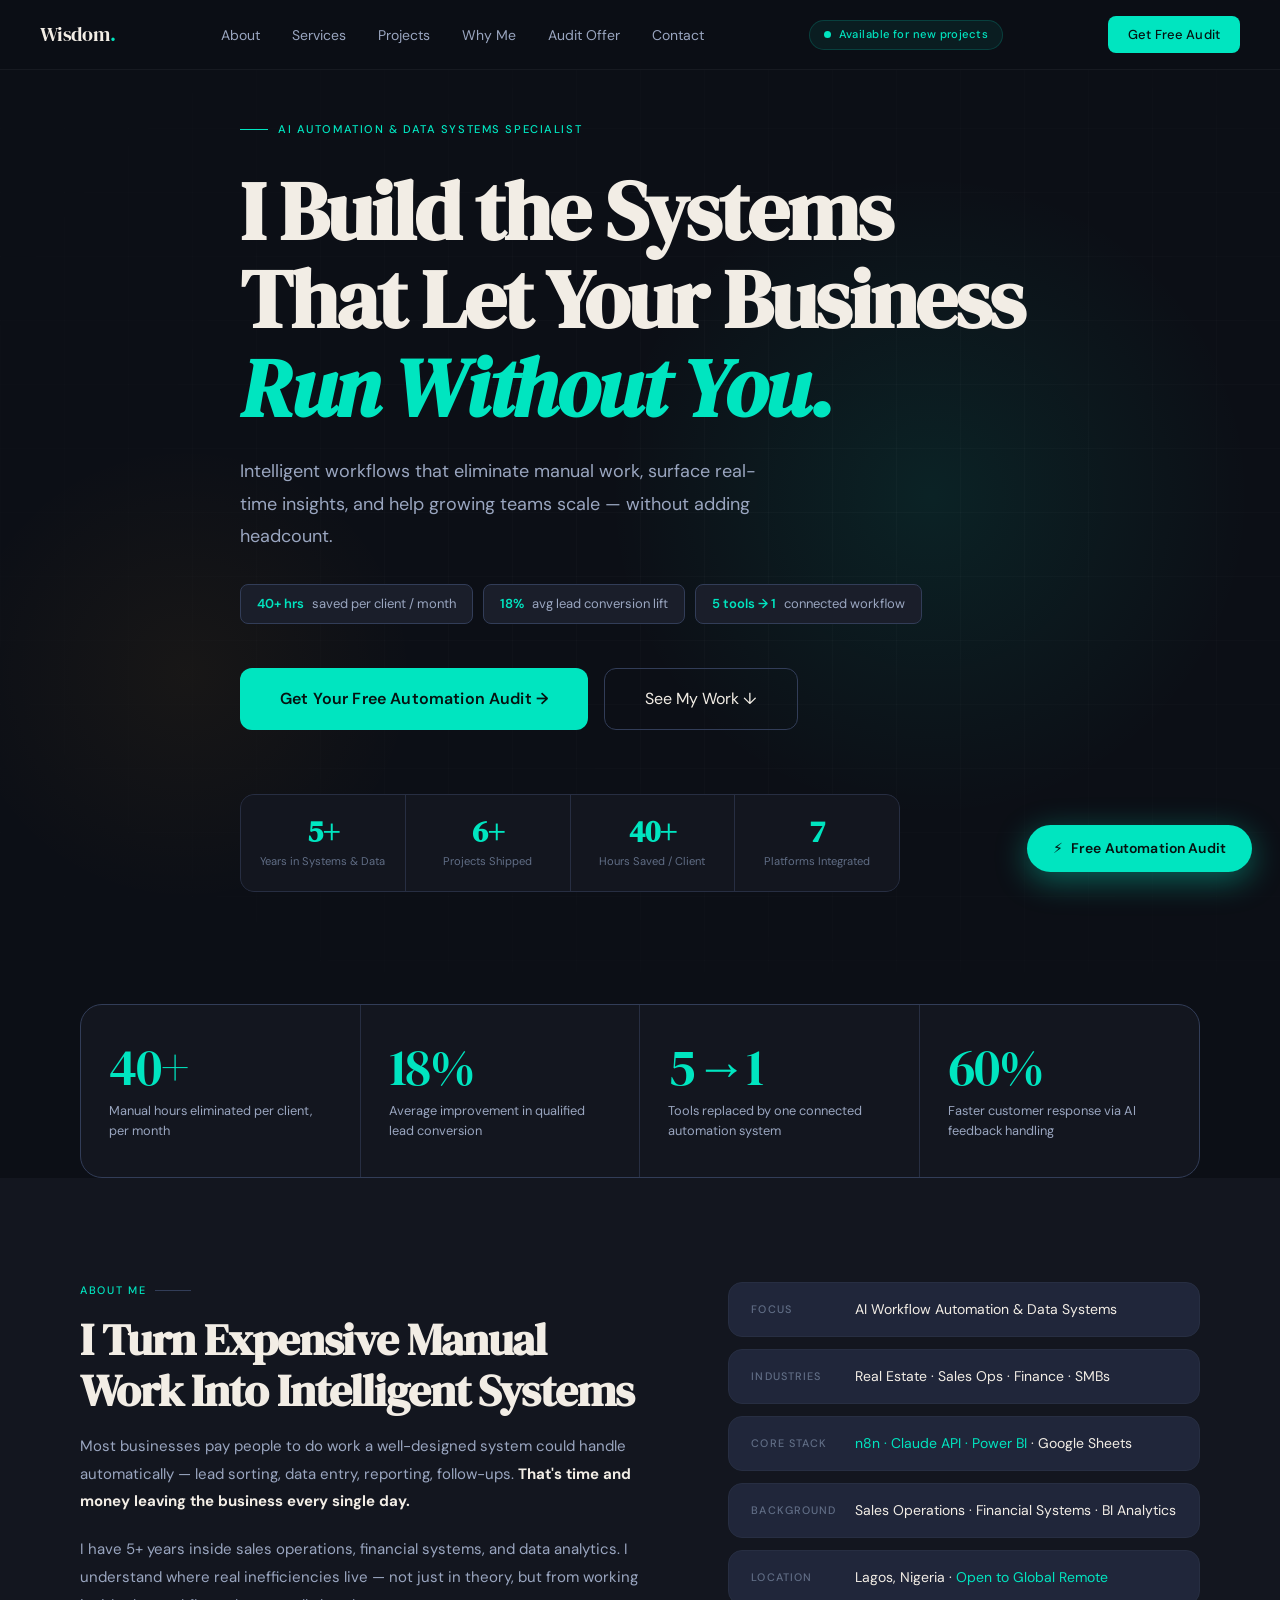
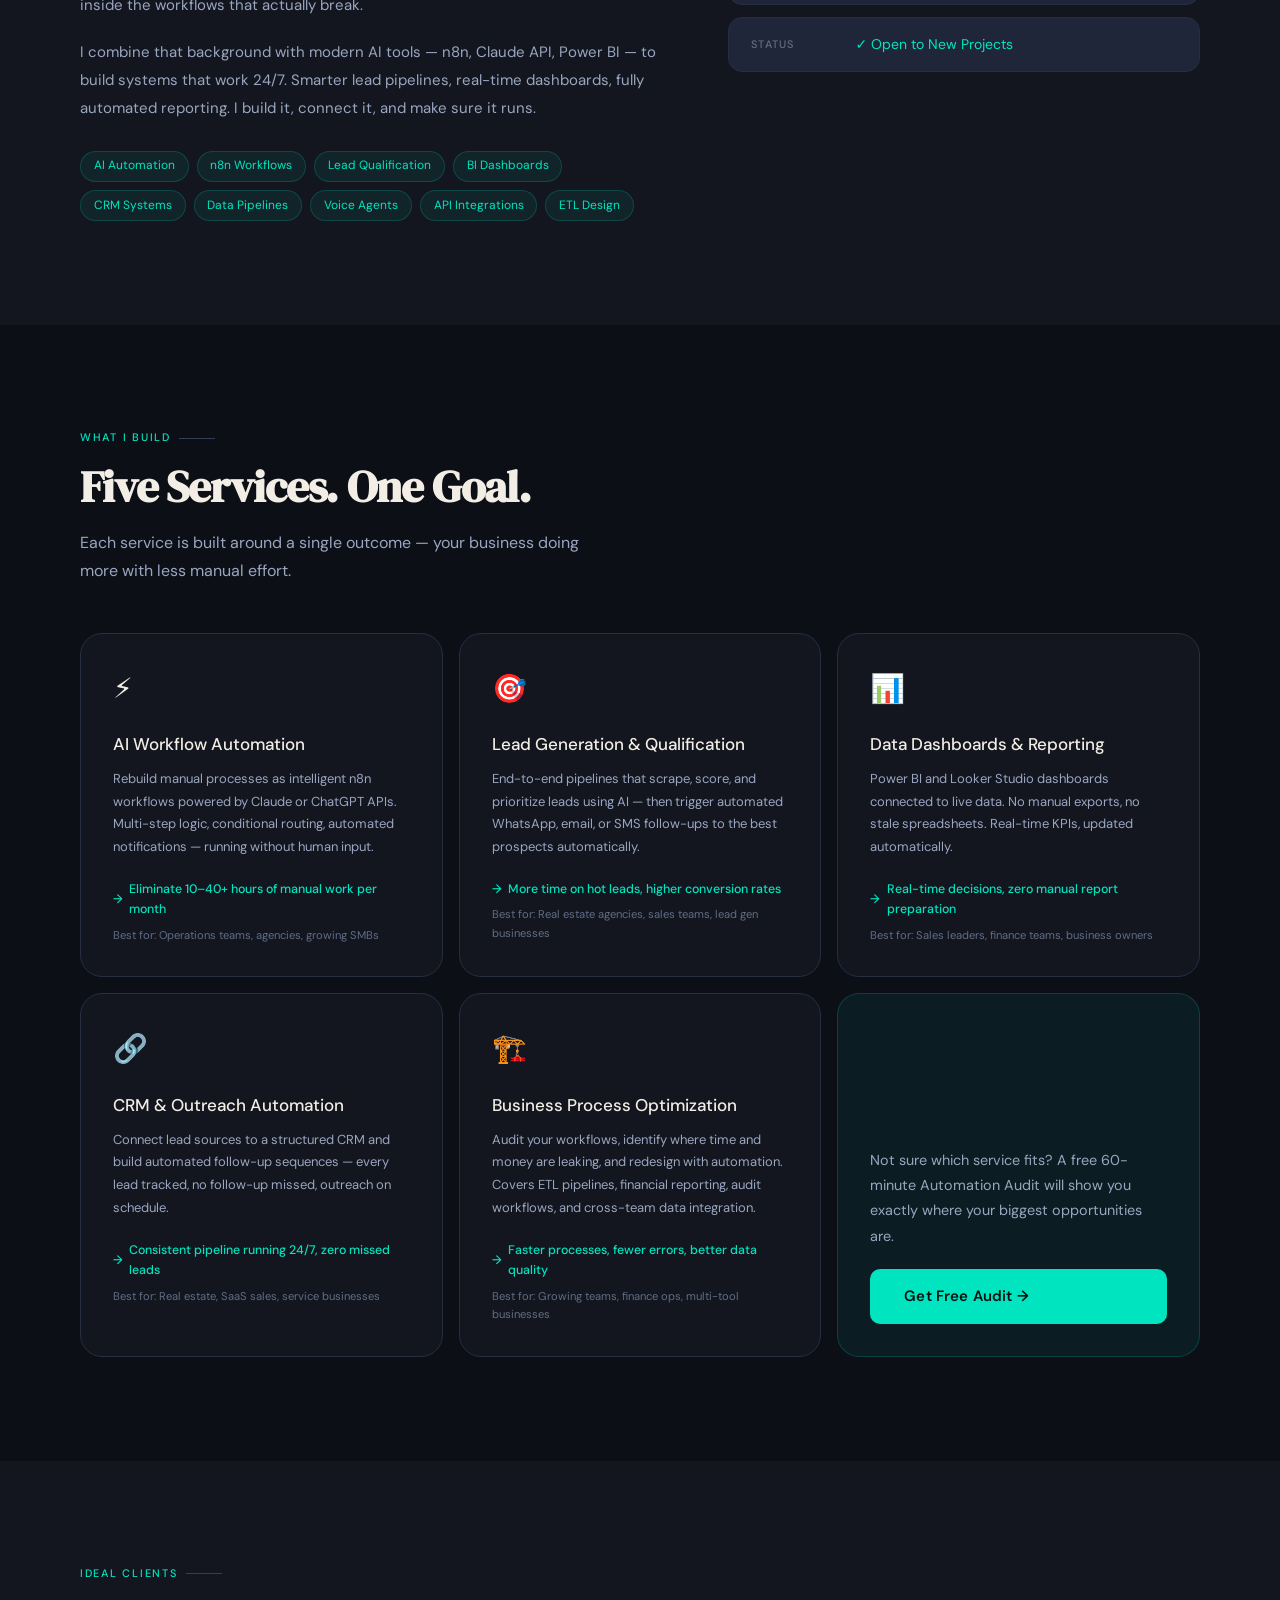
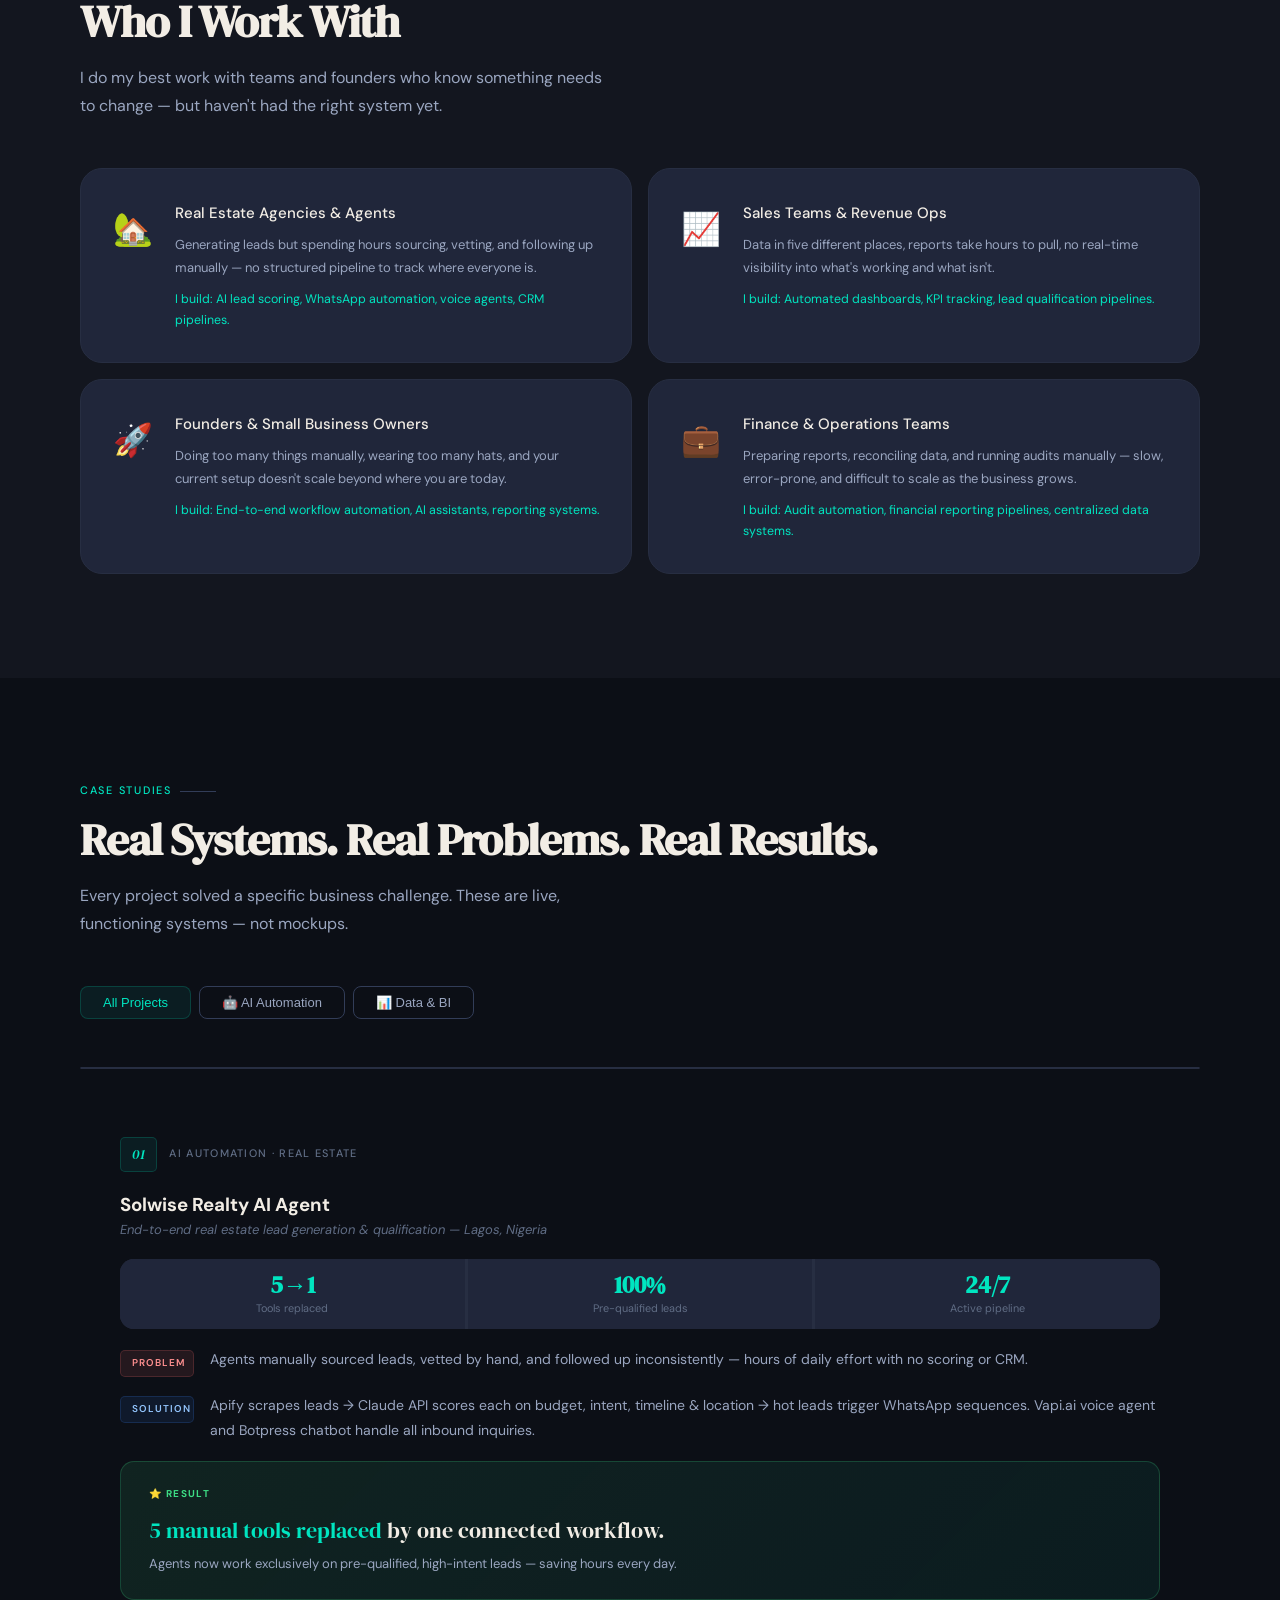
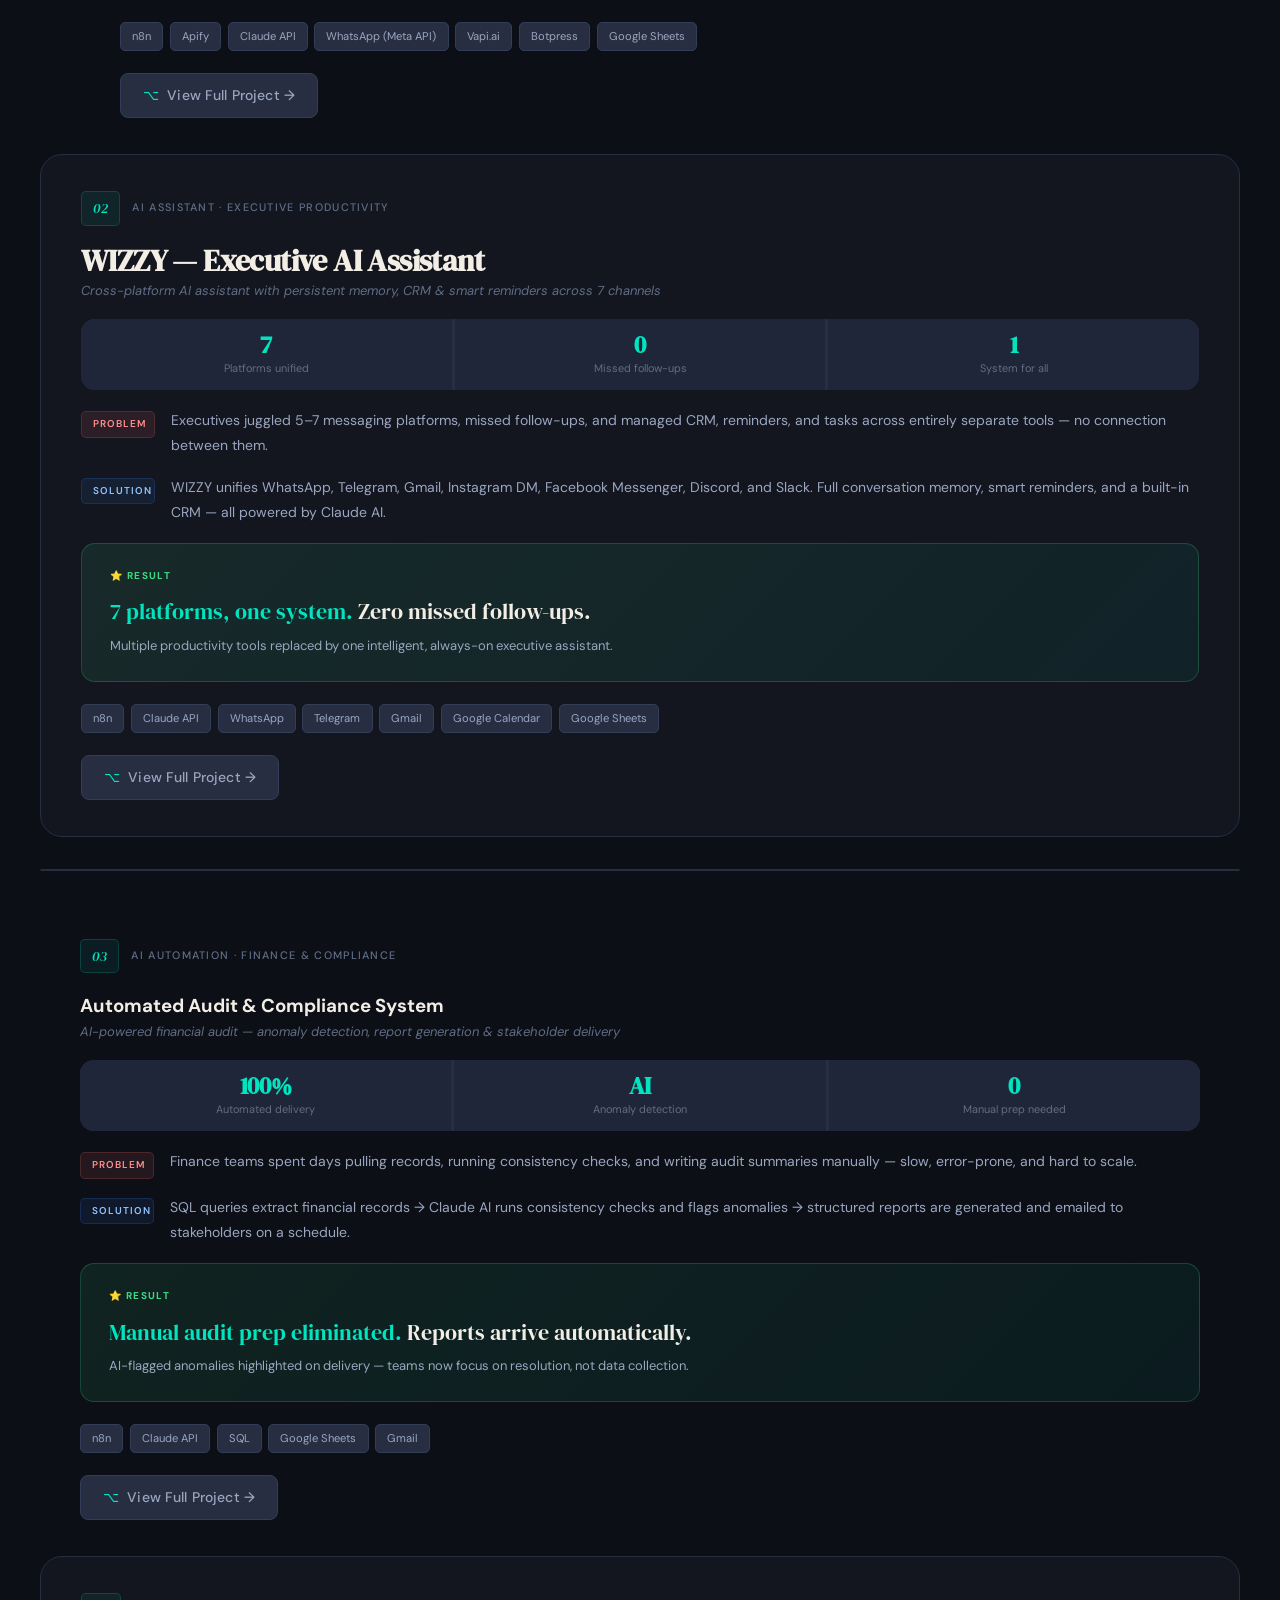
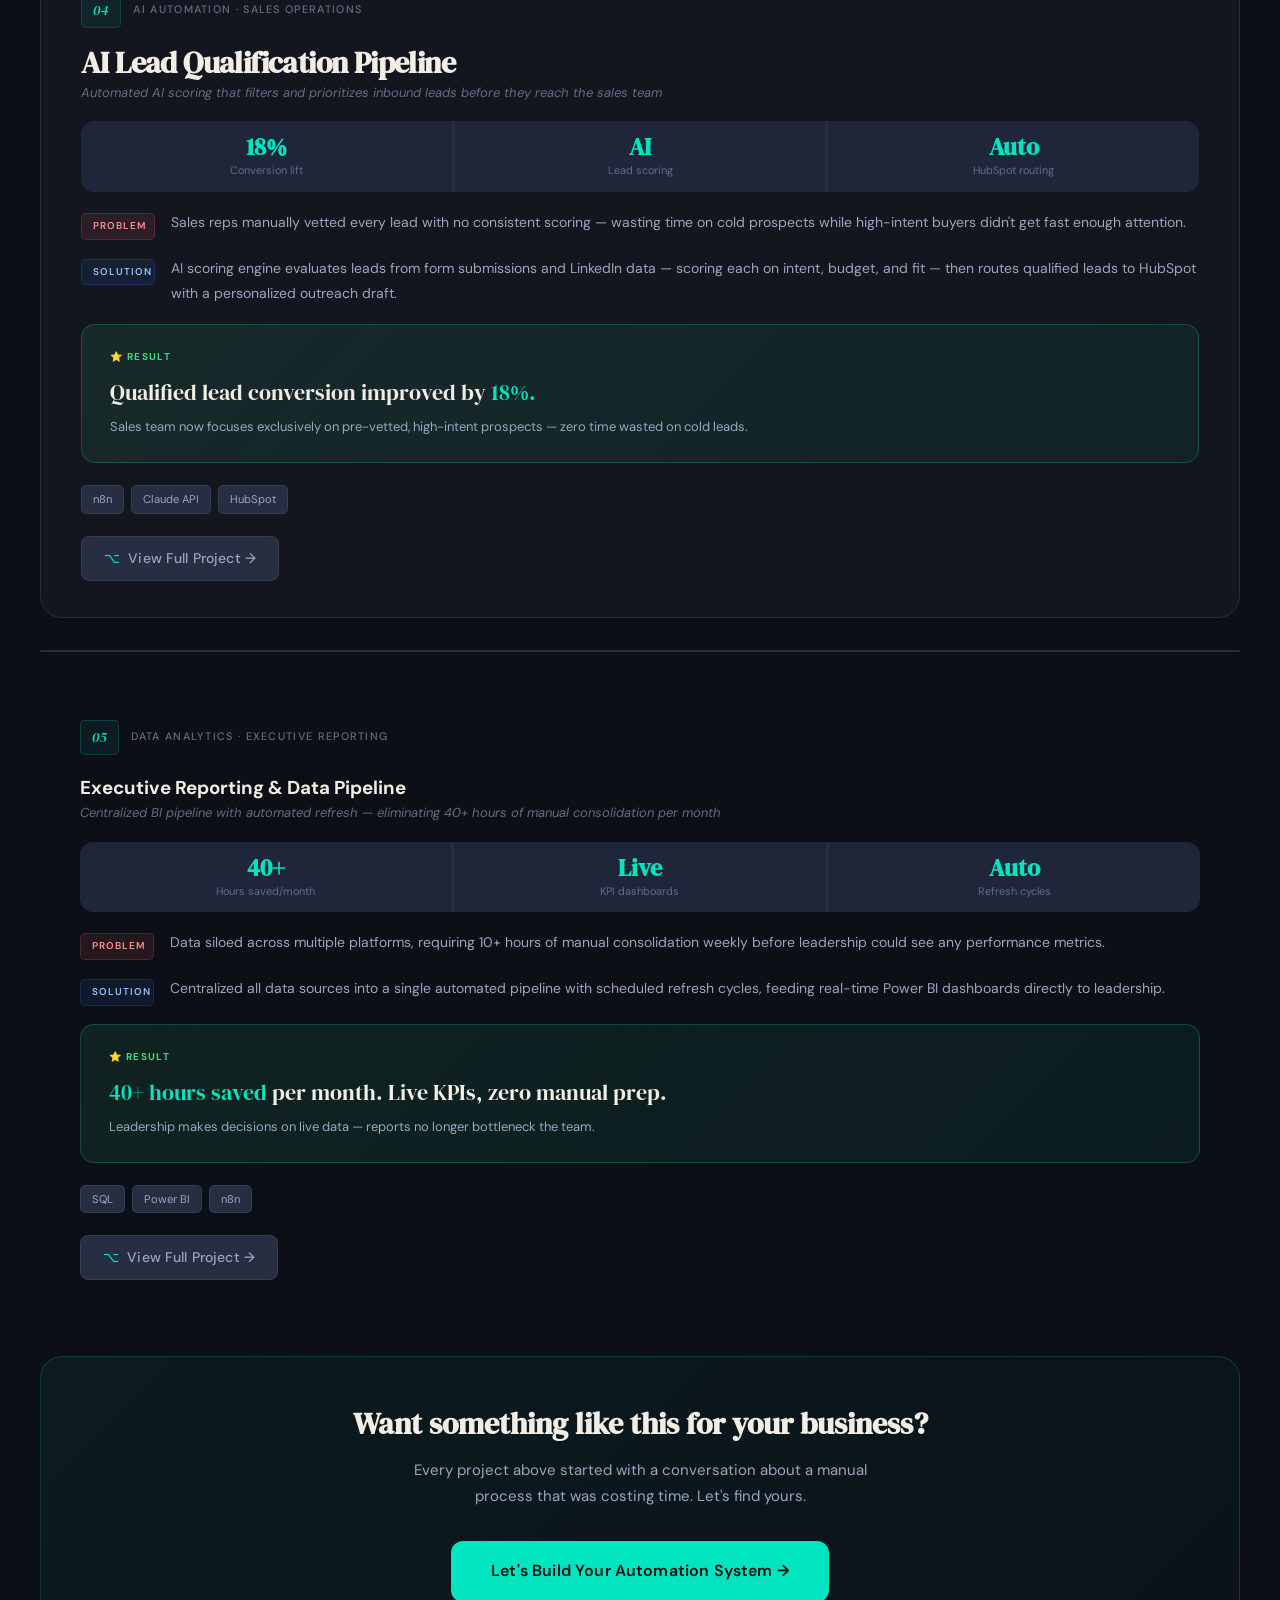
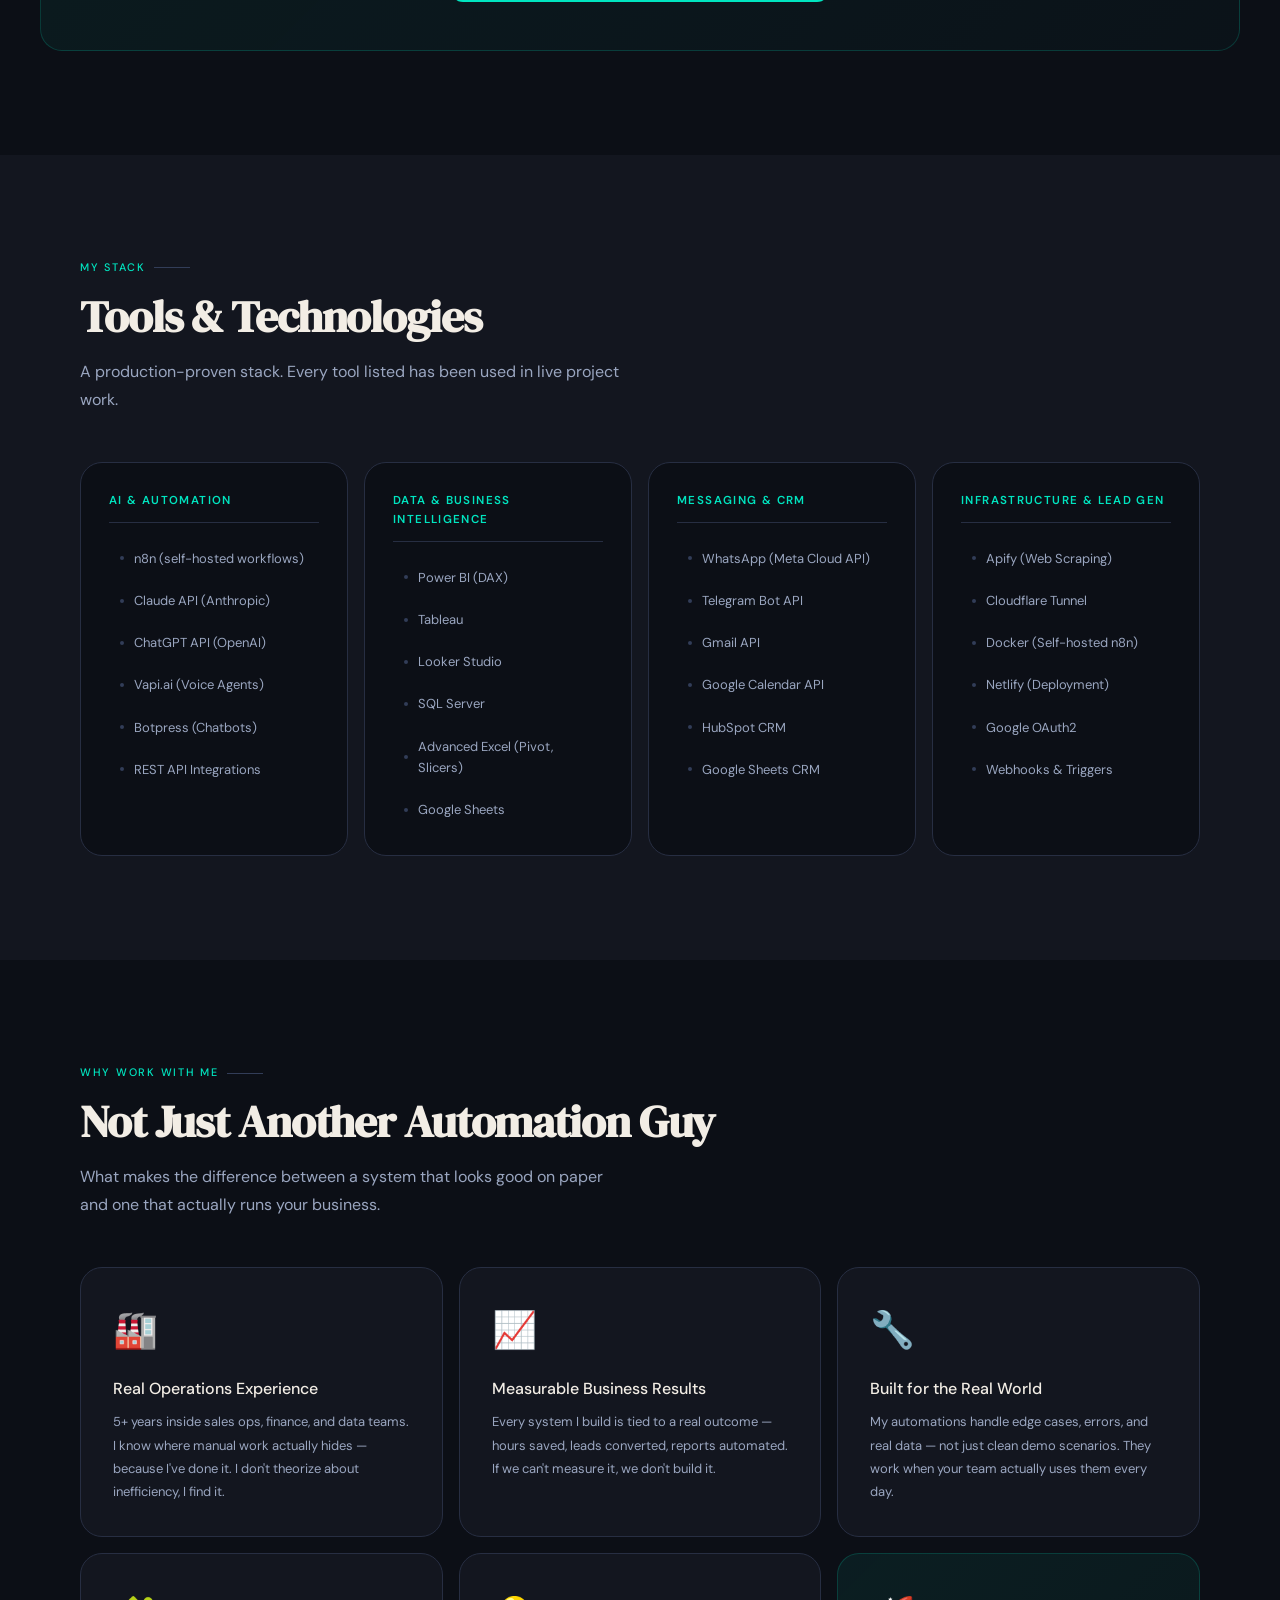
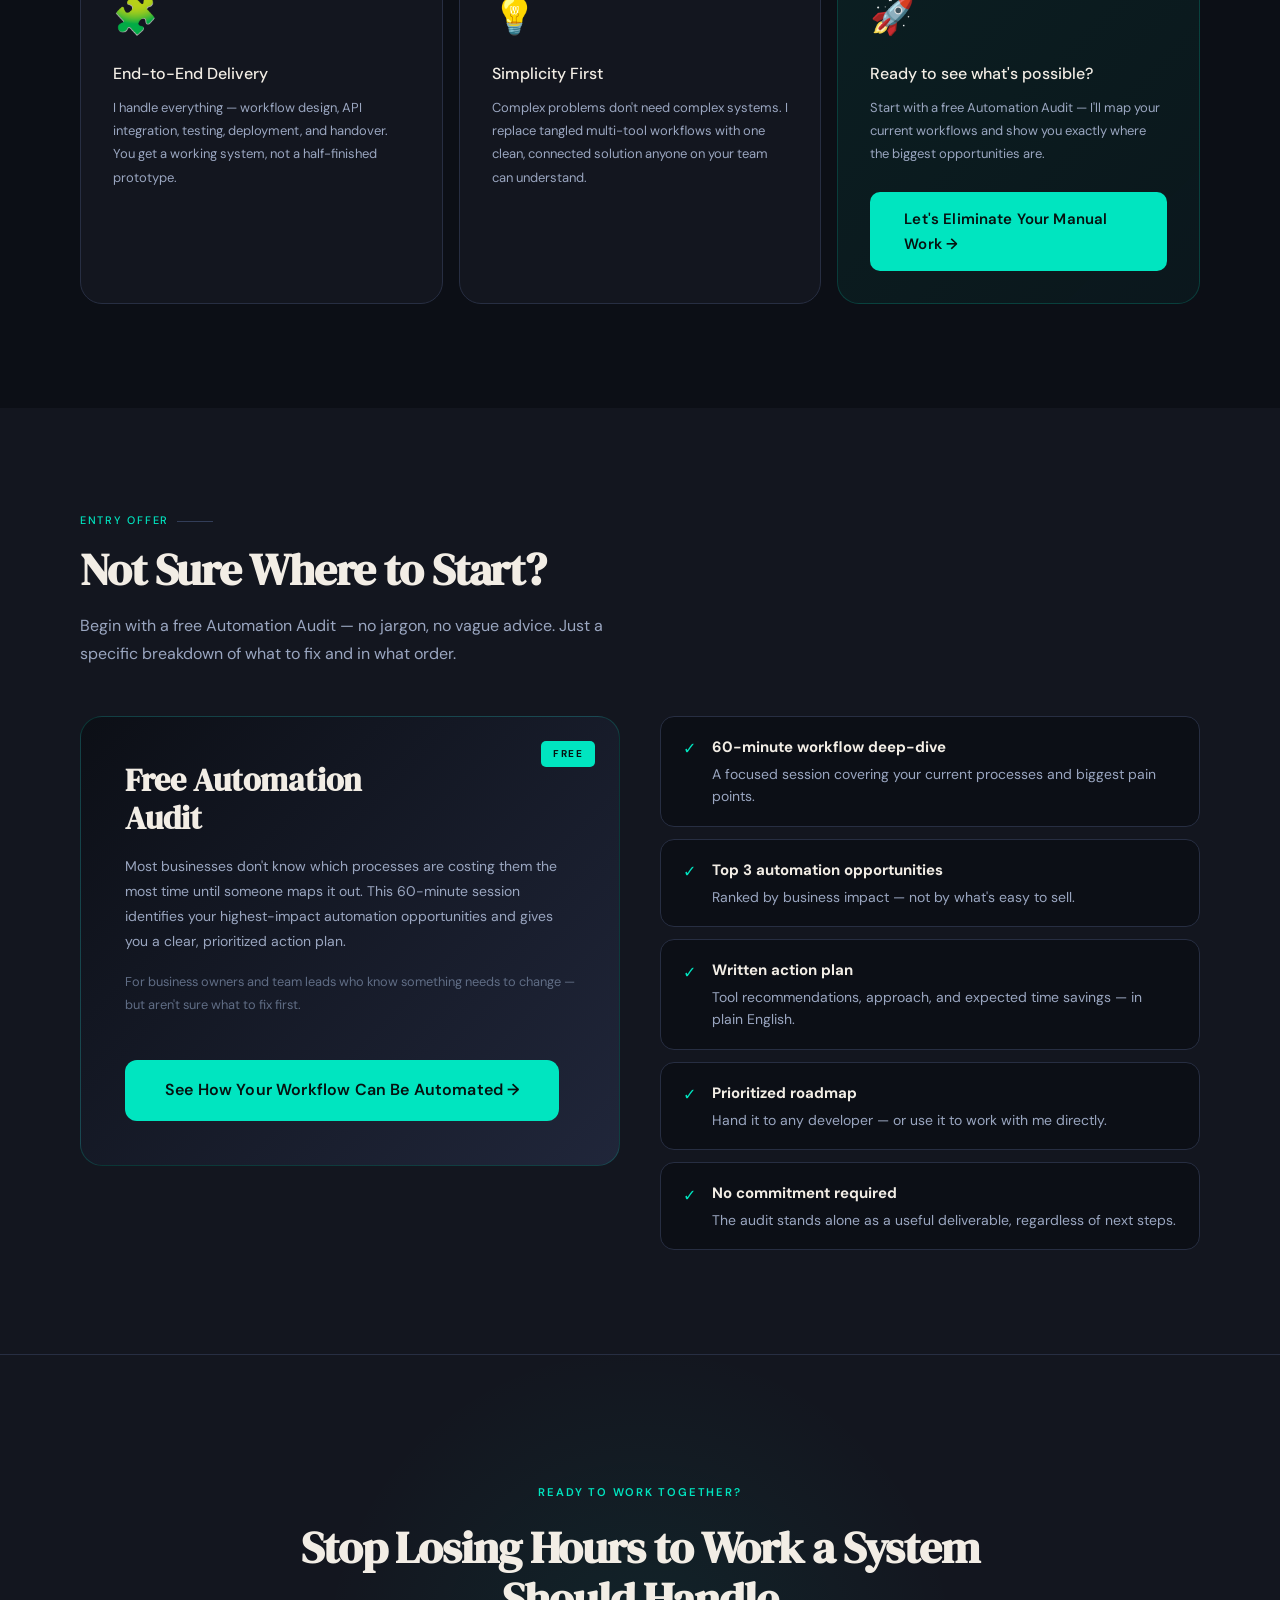
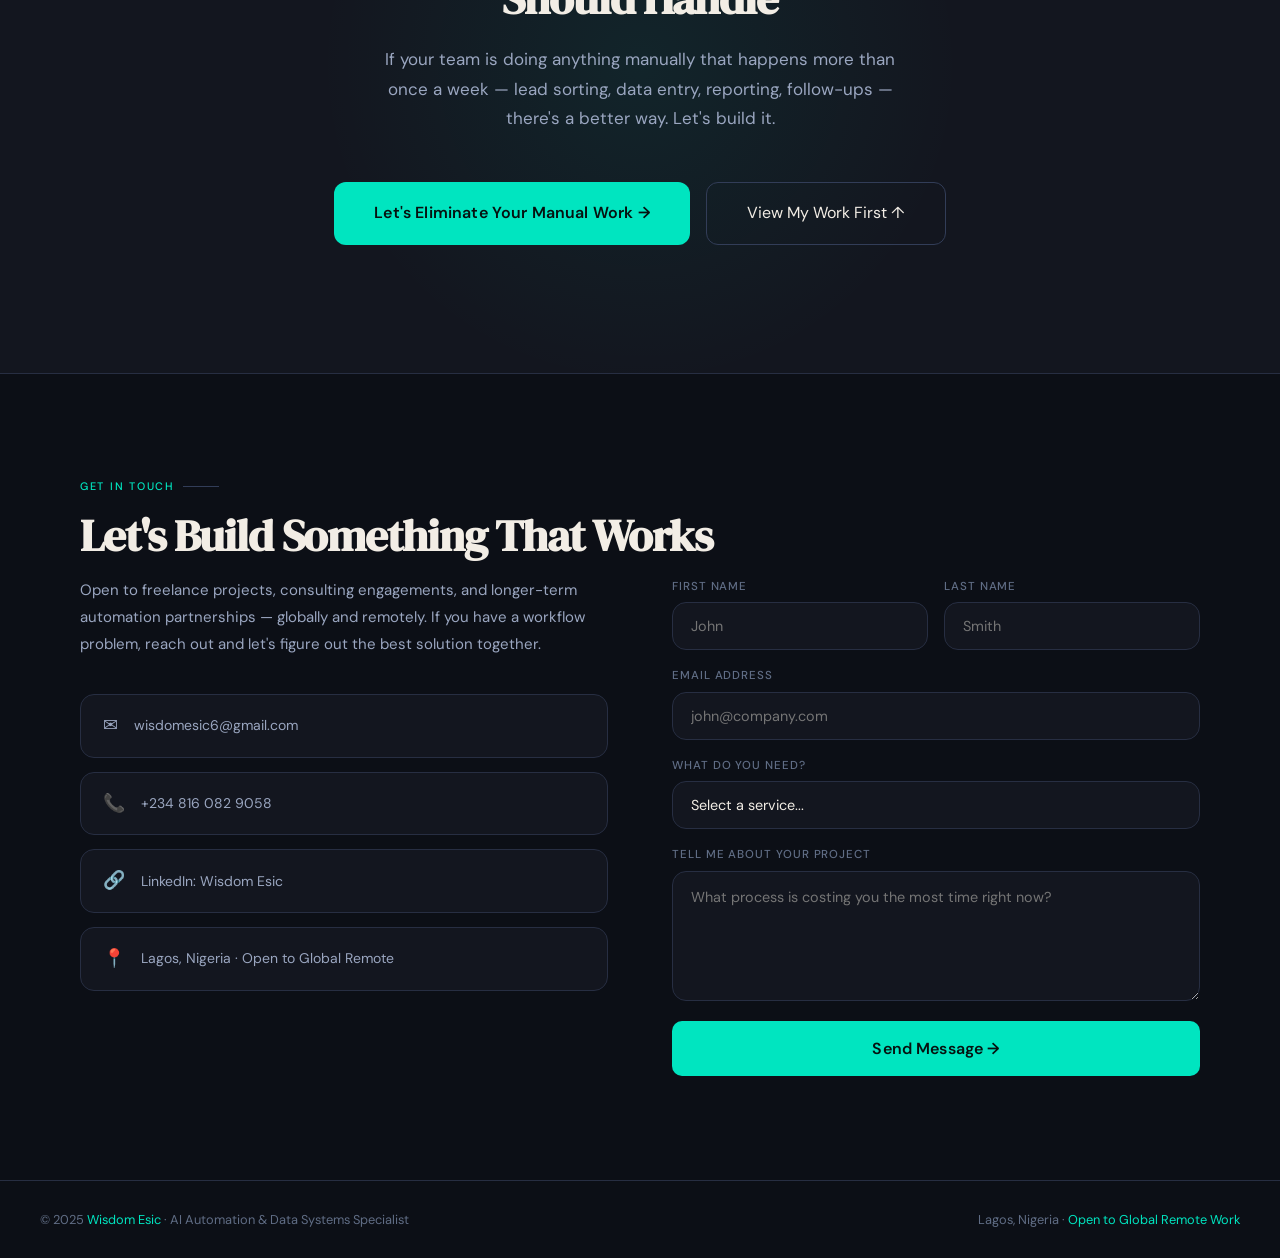
<file: index.html>
<!DOCTYPE html>
<html lang="en">
<head>
<meta charset="UTF-8"/>
<meta name="viewport" content="width=device-width, initial-scale=1.0"/>
<title>Wisdom Esic — AI Automation & Data Systems Specialist</title>
<link rel="preconnect" href="https://fonts.googleapis.com"/>
<link rel="preconnect" href="https://fonts.gstatic.com" crossorigin/>
<link href="https://fonts.googleapis.com/css2?family=DM+Serif+Display:ital@0;1&family=DM+Sans:ital,opsz,wght@0,9..40,300;0,9..40,400;0,9..40,500;1,9..40,300&display=swap" rel="stylesheet"/>
<style>
:root{
  --bg:#0c0f16;--bg2:#13161f;--bg3:#1a1e2a;
  --surface:#20263a;--surface2:#272e42;
  --border:#272e42;--border2:#323d58;
  --text:#f2ede5;--text2:#9aa6c0;--text3:#606d85;
  --teal:#00e5c0;--teal-dim:#00b89a;--teal-bg:rgba(0,229,192,.07);--teal-border:rgba(0,229,192,.18);
  --green:#3ddc84;--green-bg:rgba(61,220,132,.08);--green-border:rgba(61,220,132,.22);
  --amber:#f5a623;--amber-bg:rgba(245,166,35,.08);--amber-border:rgba(245,166,35,.22);
  --red:#ff6b6b;
  --font-display:'DM Serif Display',Georgia,serif;
  --font-body:'DM Sans',system-ui,sans-serif;
  --radius:14px;--radius-lg:22px;--radius-xl:32px;
  --transition:0.28s cubic-bezier(.4,0,.2,1);
  --shadow-card:0 4px 24px rgba(0,0,0,.35);
  --shadow-hover:0 20px 60px rgba(0,0,0,.45);
}
*{box-sizing:border-box;margin:0;padding:0}
html{scroll-behavior:smooth;font-size:16px}
body{background:var(--bg);color:var(--text);font-family:var(--font-body);font-weight:400;line-height:1.65;-webkit-font-smoothing:antialiased}
::-webkit-scrollbar{width:4px}
::-webkit-scrollbar-track{background:var(--bg)}
::-webkit-scrollbar-thumb{background:var(--border2);border-radius:4px}

/* ─── NAV ─── */
nav{
  position:fixed;top:0;left:0;right:0;z-index:100;
  display:flex;align-items:center;justify-content:space-between;
  padding:1rem 2.5rem;
  background:rgba(12,15,22,.92);
  backdrop-filter:blur(24px);
  border-bottom:1px solid rgba(255,255,255,.05);
}
.nav-logo{font-family:var(--font-display);font-size:1.25rem;color:var(--text);text-decoration:none;letter-spacing:-.01em}
.nav-logo span{color:var(--teal)}
.nav-links{display:flex;gap:2rem;list-style:none}
.nav-links a{color:var(--text2);text-decoration:none;font-size:.875rem;transition:color var(--transition)}
.nav-links a:hover{color:var(--text)}
.nav-badge{display:flex;align-items:center;gap:.5rem;font-size:.7rem;font-weight:500;letter-spacing:.04em;color:var(--teal);background:var(--teal-bg);border:1px solid var(--teal-border);padding:.3rem .875rem;border-radius:20px}
.nav-badge::before{content:'';width:7px;height:7px;background:var(--teal);border-radius:50%;animation:pulse 2s infinite;flex-shrink:0}
@keyframes pulse{0%,100%{opacity:1;transform:scale(1)}50%{opacity:.4;transform:scale(.8)}}
.nav-cta{background:var(--teal);color:#061210;font-weight:500;font-size:.8125rem;padding:.5rem 1.25rem;border-radius:8px;text-decoration:none;letter-spacing:.01em;transition:background var(--transition),transform var(--transition),box-shadow var(--transition)}
.nav-cta:hover{background:var(--teal-dim);transform:translateY(-1px);box-shadow:0 6px 20px rgba(0,229,192,.25)}
.hamburger{display:none;background:none;border:none;cursor:pointer;flex-direction:column;gap:5px;padding:4px}
.hamburger span{display:block;width:22px;height:1.5px;background:var(--text2);border-radius:2px;transition:var(--transition)}
.mobile-menu{display:none}

/* ─── STICKY CTA ─── */
.sticky-cta{
  position:fixed;bottom:1.75rem;right:1.75rem;z-index:99;
  background:var(--teal);color:#061210;font-weight:600;font-size:.875rem;letter-spacing:.01em;
  padding:.75rem 1.625rem;border-radius:50px;text-decoration:none;
  box-shadow:0 8px 32px rgba(0,229,192,.4);
  display:flex;align-items:center;gap:.5rem;
  transition:transform var(--transition),box-shadow var(--transition),opacity var(--transition);
  animation:floatUp .6s .8s both;
}
@keyframes floatUp{from{opacity:0;transform:translateY(20px)}to{opacity:1;transform:translateY(0)}}
.sticky-cta::before{content:'⚡';font-size:.875rem}
.sticky-cta:hover{transform:translateY(-4px);box-shadow:0 16px 48px rgba(0,229,192,.5)}

/* ─── HERO ─── */
#hero{min-height:100vh;display:flex;align-items:center;padding:7rem 2.5rem 5rem;position:relative;overflow:hidden}
.hero-grid{position:absolute;inset:0;background-image:linear-gradient(rgba(255,255,255,.025) 1px,transparent 1px),linear-gradient(90deg,rgba(255,255,255,.025) 1px,transparent 1px);background-size:64px 64px;mask-image:radial-gradient(ellipse 90% 80% at 65% 50%,black,transparent)}
.hero-glow{position:absolute;top:15%;right:0;width:700px;height:700px;background:radial-gradient(circle,rgba(0,229,192,.09) 0%,transparent 65%);pointer-events:none}
.hero-glow2{position:absolute;bottom:5%;left:-5%;width:500px;height:500px;background:radial-gradient(circle,rgba(245,166,35,.05) 0%,transparent 65%);pointer-events:none}
.hero-inner{max-width:1120px;margin:0 auto;position:relative;z-index:1}
.hero-eyebrow{display:inline-flex;align-items:center;gap:.625rem;font-size:.7rem;font-weight:500;letter-spacing:.14em;text-transform:uppercase;color:var(--teal);margin-bottom:1.75rem}
.hero-eyebrow::before{content:'';width:28px;height:1px;background:var(--teal)}
.hero-h1{font-family:var(--font-display);font-size:clamp(3rem,6.5vw,5.25rem);line-height:1.06;letter-spacing:-.025em;color:var(--text);margin-bottom:1.5rem;max-width:800px}
.hero-h1 em{font-style:italic;color:var(--teal)}
.hero-sub{font-size:1.125rem;color:var(--text2);max-width:540px;margin-bottom:2rem;line-height:1.8}

/* Proof badges */
.hero-proof{display:flex;flex-wrap:wrap;gap:.625rem;margin-bottom:2.75rem}
.proof-badge{display:inline-flex;align-items:center;gap:.5rem;background:var(--bg3);border:1px solid var(--border2);border-radius:8px;padding:.5rem 1rem;font-size:.8125rem}
.proof-badge strong{color:var(--teal);font-weight:600}
.proof-badge span{color:var(--text2)}

.hero-actions{display:flex;gap:1rem;flex-wrap:wrap;margin-bottom:4rem}

/* Buttons */
.btn-primary{display:inline-flex;align-items:center;gap:.5rem;background:var(--teal);color:#061210;font-weight:600;font-size:.9375rem;padding:.9375rem 2.125rem;border-radius:10px;text-decoration:none;letter-spacing:.01em;transition:background var(--transition),transform var(--transition),box-shadow var(--transition);border:none;cursor:pointer;font-family:var(--font-body)}
.btn-primary:hover{background:var(--teal-dim);transform:translateY(-3px);box-shadow:0 14px 36px rgba(0,229,192,.32)}
.btn-secondary{display:inline-flex;align-items:center;gap:.5rem;background:transparent;color:var(--text);font-size:.9375rem;padding:.9375rem 2.125rem;border-radius:10px;text-decoration:none;border:1px solid var(--border2);transition:border-color var(--transition),background var(--transition),transform var(--transition)}
.btn-secondary:hover{border-color:var(--teal);background:var(--teal-bg);transform:translateY(-3px)}
.btn-lg{font-size:1rem;padding:1.0625rem 2.5rem;border-radius:12px}

/* Hero stats */
.hero-stats{display:grid;grid-template-columns:repeat(4,1fr);gap:1px;background:var(--border);border:1px solid var(--border);border-radius:var(--radius);overflow:hidden;max-width:660px}
.hero-stat{background:var(--bg2);padding:1.375rem 1rem;text-align:center}
.hero-stat strong{display:block;font-family:var(--font-display);font-size:1.875rem;color:var(--teal);line-height:1}
.hero-stat span{font-size:.7rem;color:var(--text3);line-height:1.45;margin-top:.35rem;display:block}

/* ─── COMMON ─── */
section{padding:6.5rem 2.5rem}
.container{max-width:1120px;margin:0 auto}
.section-kicker{font-size:.68rem;font-weight:500;letter-spacing:.16em;text-transform:uppercase;color:var(--teal);margin-bottom:.875rem;display:flex;align-items:center;gap:.5rem}
.section-kicker::after{content:'';flex:1;height:1px;background:var(--border2);max-width:36px}
.section-title{font-family:var(--font-display);font-size:clamp(1.875rem,3.5vw,2.875rem);line-height:1.15;letter-spacing:-.025em;margin-bottom:1rem;color:var(--text)}
.section-sub{font-size:1rem;color:var(--text2);max-width:540px;margin-bottom:3rem;line-height:1.75}
@keyframes fadeUp{from{opacity:0;transform:translateY(28px)}to{opacity:1;transform:translateY(0)}}
.fade-up{opacity:0;animation:fadeUp .75s cubic-bezier(.4,0,.2,1) forwards}
.delay-1{animation-delay:.1s}.delay-2{animation-delay:.22s}.delay-3{animation-delay:.38s}.delay-4{animation-delay:.54s}.delay-5{animation-delay:.7s}
.reveal{opacity:0;transform:translateY(32px);transition:opacity .75s ease,transform .75s ease}
.reveal.visible{opacity:1;transform:translateY(0)}

/* ─── RESULTS STRIP ─── */
#results{padding:2rem 2.5rem 0}
.results-strip{max-width:1120px;margin:0 auto;display:grid;grid-template-columns:repeat(4,1fr);border:1px solid var(--border2);border-radius:var(--radius-lg);overflow:hidden;background:var(--bg2)}
.result-item{padding:2.25rem 1.75rem;border-right:1px solid var(--border);transition:background var(--transition);cursor:default}
.result-item:last-child{border-right:none}
.result-item:hover{background:var(--surface)}
.result-num{font-family:var(--font-display);font-size:3.25rem;color:var(--teal);display:block;line-height:1;margin-bottom:.5rem;letter-spacing:-.02em}
.result-item p{font-size:.8rem;color:var(--text2);line-height:1.55}

/* ─── ABOUT ─── */
#about{background:var(--bg2)}
.about-grid{display:grid;grid-template-columns:1.1fr .9fr;gap:4.5rem;align-items:start}
.about-text p{color:var(--text2);line-height:1.85;margin-bottom:1.25rem;font-size:.9375rem}
.about-text p strong{color:var(--text)}
.about-tags{display:flex;flex-wrap:wrap;gap:.5rem;margin-top:1.75rem}
.tag{font-size:.75rem;color:var(--teal);background:var(--teal-bg);border:1px solid var(--teal-border);padding:.3rem .8rem;border-radius:20px;transition:background var(--transition)}
.tag:hover{background:rgba(0,229,192,.14)}
.about-info{display:flex;flex-direction:column;gap:.75rem}
.info-row{display:flex;gap:1rem;align-items:flex-start;padding:1rem 1.375rem;background:var(--surface);border-radius:var(--radius);border:1px solid var(--border);transition:border-color var(--transition)}
.info-row:hover{border-color:var(--border2)}
.info-label{font-size:.68rem;font-weight:500;letter-spacing:.1em;text-transform:uppercase;color:var(--text3);flex-shrink:0;width:88px;padding-top:.15rem}
.info-val{font-size:.875rem;color:var(--text);line-height:1.5}
.info-val .highlight{color:var(--teal)}

/* ─── SERVICES ─── */
#services{background:var(--bg)}
.services-grid{display:grid;grid-template-columns:repeat(3,1fr);gap:1rem}
.service-card{background:var(--bg2);border:1px solid var(--border);border-radius:var(--radius-lg);padding:2rem;transition:border-color var(--transition),transform var(--transition),box-shadow var(--transition);position:relative;overflow:hidden}
.service-card::after{content:'';position:absolute;top:0;left:0;right:0;height:2px;background:linear-gradient(90deg,transparent 0%,var(--teal) 50%,transparent 100%);opacity:0;transition:opacity var(--transition)}
.service-card:hover{border-color:var(--border2);transform:translateY(-5px);box-shadow:var(--shadow-hover)}
.service-card:hover::after{opacity:1}
.svc-icon{font-size:1.75rem;margin-bottom:1.125rem;display:block}
.svc-title{font-size:1.0625rem;font-weight:500;color:var(--text);margin-bottom:.625rem}
.svc-desc{font-size:.8125rem;color:var(--text2);line-height:1.75;margin-bottom:1.25rem}
.svc-result{font-size:.775rem;color:var(--teal);font-weight:500;display:flex;align-items:center;gap:.4rem;margin-bottom:.375rem}
.svc-result::before{content:'→'}
.svc-for{font-size:.7rem;color:var(--text3)}

/* ─── AUDIENCE ─── */
#audience{background:var(--bg2)}
.audience-grid{display:grid;grid-template-columns:repeat(2,1fr);gap:1rem}
.audience-card{display:flex;gap:1.375rem;align-items:flex-start;background:var(--surface);border:1px solid var(--border);border-radius:var(--radius-lg);padding:2rem;transition:border-color var(--transition),transform var(--transition),box-shadow var(--transition)}
.audience-card:hover{border-color:var(--teal-border);transform:translateY(-4px);box-shadow:0 12px 40px rgba(0,0,0,.3)}
.audience-icon{font-size:2rem;flex-shrink:0;margin-top:.1rem}
.audience-card h3{font-size:.9375rem;font-weight:500;color:var(--text);margin-bottom:.5rem}
.audience-card p{font-size:.8125rem;color:var(--text2);line-height:1.75;margin-bottom:.625rem}
.audience-builds{font-size:.775rem;color:var(--teal)}

/* ─── PROJECTS ─── */
#projects{background:var(--bg)}
.project-tabs{display:flex;gap:.5rem;margin-bottom:3rem;flex-wrap:wrap}
.tab-btn{padding:.5rem 1.375rem;border-radius:8px;font-size:.8125rem;font-weight:400;border:1px solid var(--border2);background:transparent;color:var(--text2);cursor:pointer;transition:all var(--transition)}
.tab-btn.active,.tab-btn:hover{background:var(--teal-bg);border-color:var(--teal-border);color:var(--teal)}

/* Project card — single column, no image */
.project-card{
  background:var(--bg2);border:1px solid var(--border);border-radius:var(--radius-lg);
  overflow:hidden;margin-bottom:2rem;
  transition:border-color var(--transition),transform var(--transition),box-shadow var(--transition);
}
.project-card:hover{border-color:var(--border2);transform:translateY(-4px);box-shadow:var(--shadow-hover)}
.project-card.reverse{display:block}

/* Project body */
.project-body{padding:2.25rem 2.5rem;display:flex;flex-direction:column;gap:1.125rem}

/* Metric bar (replaces visual badge) */
.project-metrics{
  display:flex;gap:1px;background:var(--border);border-radius:var(--radius);overflow:hidden;
}
.pvb-metric{flex:1;background:var(--surface);padding:.875rem 1rem;text-align:center}
.pvb-metric strong{display:block;font-family:var(--font-display);font-size:1.5rem;color:var(--teal);line-height:1;letter-spacing:-.01em}
.pvb-metric span{font-size:.68rem;color:var(--text3);line-height:1.35;margin-top:.25rem;display:block}
.pvb-divider{width:1px;height:100%;background:var(--border);flex-shrink:0;align-self:stretch}

/* GitHub / project button */
.btn-github{
  display:inline-flex;align-items:center;gap:.5rem;
  background:var(--surface2);color:var(--text2);
  font-size:.875rem;font-weight:500;
  padding:.625rem 1.375rem;border-radius:8px;
  text-decoration:none;border:1px solid var(--border2);
  transition:border-color var(--transition),background var(--transition),transform var(--transition),color var(--transition);
  letter-spacing:.01em;
}
.btn-github::before{content:'⌥';font-size:.875rem;color:var(--teal)}
.btn-github:hover{border-color:var(--teal-border);background:var(--teal-bg);color:var(--teal);transform:translateY(-2px)}
.project-actions{display:flex;align-items:center;gap:.75rem;flex-wrap:wrap;padding-top:.25rem}

/* Projects CTA strip */
.projects-cta{
  background:linear-gradient(135deg,rgba(0,229,192,.06),rgba(0,229,192,.02));
  border:1.5px solid var(--teal-border);border-radius:var(--radius-lg);
  padding:3rem;text-align:center;margin-top:2.5rem;
}
.projects-cta h3{font-family:var(--font-display);font-size:1.875rem;color:var(--text);margin-bottom:.875rem;line-height:1.25}
.projects-cta p{font-size:.9375rem;color:var(--text2);margin-bottom:2rem;max-width:500px;margin-left:auto;margin-right:auto;line-height:1.75}
.project-meta{display:flex;align-items:center;gap:.75rem;flex-wrap:wrap}
.project-num{font-family:var(--font-display);font-size:.875rem;color:var(--teal);background:var(--teal-bg);border:1px solid var(--teal-border);padding:.3rem .7rem;border-radius:5px;font-style:italic}
.project-category{font-size:.68rem;font-weight:500;letter-spacing:.12em;text-transform:uppercase;color:var(--text3)}
.project-card h3{font-family:var(--font-display);font-size:1.875rem;color:var(--text);line-height:1.12;letter-spacing:-.02em;margin-bottom:.25rem}
.project-subtitle{font-size:.8125rem;color:var(--text3);font-style:italic;line-height:1.55}

/* Case study */
.case-study{display:flex;flex-direction:column;gap:1rem}
.cs-row{display:flex;gap:1rem;align-items:flex-start}
.cs-label{font-size:.62rem;font-weight:600;letter-spacing:.1em;text-transform:uppercase;padding:.3rem .7rem;border-radius:5px;flex-shrink:0;margin-top:.2rem;line-height:1.5;width:74px;text-align:center}
.cs-label.prob{background:rgba(255,107,107,.1);color:#ff9090;border:1px solid rgba(255,107,107,.18)}
.cs-label.sol{background:rgba(59,130,246,.09);color:#93c5fd;border:1px solid rgba(59,130,246,.18)}
.cs-text{font-size:.875rem;color:var(--text2);line-height:1.8}
.cs-text strong{color:var(--text)}

/* ★ RESULT CALLOUT — most important element */
.result-callout{
  background:linear-gradient(135deg,rgba(61,220,132,.1) 0%,rgba(0,229,192,.06) 100%);
  border:1.5px solid var(--green-border);
  border-radius:var(--radius);
  padding:1.5rem 1.75rem;
  position:relative;overflow:hidden;
}
.result-callout::before{
  content:'⭐ RESULT';
  font-size:.62rem;font-weight:700;letter-spacing:.14em;
  color:var(--green);display:block;margin-bottom:.75rem;
}
.result-callout-text{
  font-family:var(--font-display);
  font-size:1.375rem;
  color:var(--text);line-height:1.4;
  margin-bottom:.5rem;
}
.result-callout-text em{
  color:var(--teal);font-style:normal;
}
.result-callout-sub{font-size:.8125rem;color:var(--text2);line-height:1.7}

.project-tools{display:flex;flex-wrap:wrap;gap:.4rem;padding-top:.25rem}
.tool-tag{font-size:.7rem;background:var(--surface2);border:1px solid var(--border2);color:var(--text2);padding:.25rem .7rem;border-radius:5px;transition:border-color var(--transition),color var(--transition)}
.tool-tag:hover{border-color:var(--teal-border);color:var(--teal)}

/* ─── TOOLS ─── */
#tools{background:var(--bg2)}
.tools-grid{display:grid;grid-template-columns:repeat(4,1fr);gap:1rem}
.tool-group{background:var(--bg);border:1px solid var(--border);border-radius:var(--radius-lg);padding:1.75rem}
.tool-group h3{font-size:.72rem;font-weight:600;letter-spacing:.12em;text-transform:uppercase;color:var(--teal);margin-bottom:1.125rem;padding-bottom:.75rem;border-bottom:1px solid var(--border)}
.tool-list{display:flex;flex-direction:column;gap:.5rem}
.tool-item{font-size:.8125rem;color:var(--text2);padding:.4rem .7rem;border-radius:7px;transition:background var(--transition),color var(--transition);display:flex;align-items:center;gap:.625rem}
.tool-item::before{content:'';width:4px;height:4px;background:var(--border2);border-radius:50%;flex-shrink:0;transition:background var(--transition)}
.tool-item:hover{background:var(--teal-bg);color:var(--text)}
.tool-item:hover::before{background:var(--teal)}

/* ─── WHY WORK WITH ME ─── */
#why{background:var(--bg)}
.why-grid{display:grid;grid-template-columns:repeat(3,1fr);gap:1rem;margin-top:2.5rem}
.why-card{
  background:var(--bg2);border:1px solid var(--border);border-radius:var(--radius-lg);
  padding:2rem;transition:border-color var(--transition),transform var(--transition),box-shadow var(--transition);
  position:relative;overflow:hidden;
}
.why-card:hover{border-color:var(--teal-border);transform:translateY(-4px);box-shadow:0 14px 44px rgba(0,0,0,.3)}
.why-card::after{content:'';position:absolute;bottom:0;left:0;right:0;height:2px;background:linear-gradient(90deg,var(--teal) 0%,transparent 100%);opacity:0;transition:opacity var(--transition)}
.why-card:hover::after{opacity:1}
.why-icon{font-size:2.25rem;margin-bottom:1.125rem;display:block}
.why-card h3{font-size:1rem;font-weight:500;color:var(--text);margin-bottom:.625rem;line-height:1.4}
.why-card p{font-size:.8125rem;color:var(--text2);line-height:1.8}
.why-cta-card{background:linear-gradient(135deg,var(--teal-bg),rgba(0,229,192,.04));border-color:var(--teal-border) !important;display:flex;flex-direction:column;justify-content:space-between}

/* ─── OFFER ─── */
#offer{background:var(--bg2)}
.offer-grid{display:grid;grid-template-columns:1fr 1fr;gap:2.5rem;align-items:start}
.offer-left{background:linear-gradient(135deg,var(--bg) 0%,var(--surface) 100%);border:1.5px solid var(--teal-border);border-radius:var(--radius-lg);padding:2.75rem;position:relative;overflow:hidden}
.offer-left::before{content:'FREE';position:absolute;top:1.5rem;right:1.5rem;font-size:.62rem;font-weight:700;letter-spacing:.14em;background:var(--teal);color:#061210;padding:.3rem .75rem;border-radius:5px}
.offer-left h3{font-family:var(--font-display);font-size:2rem;color:var(--text);margin-bottom:1rem;line-height:1.2;max-width:320px}
.offer-left p{font-size:.875rem;color:var(--text2);line-height:1.8;margin-bottom:1rem}
.offer-right{display:flex;flex-direction:column;gap:.75rem}
.offer-item{display:flex;gap:1rem;align-items:flex-start;background:var(--bg);border:1px solid var(--border);border-radius:var(--radius);padding:1.125rem 1.375rem;transition:border-color var(--transition),transform var(--transition)}
.offer-item:hover{border-color:var(--teal-border);transform:translateX(4px)}
.offer-check{color:var(--teal);font-size:1rem;flex-shrink:0;margin-top:.1rem;font-weight:600}
.offer-item p{font-size:.875rem;color:var(--text2);line-height:1.6}
.offer-item p strong{color:var(--text);display:block;margin-bottom:.25rem;font-size:.9375rem}

/* ─── FINAL CTA ─── */
#cta{
  padding:8rem 2.5rem;
  background:var(--bg2);
  border-top:1px solid var(--border);border-bottom:1px solid var(--border);
  text-align:center;position:relative;overflow:hidden;
}
#cta::before{content:'';position:absolute;top:50%;left:50%;transform:translate(-50%,-50%);width:700px;height:700px;background:radial-gradient(circle,rgba(0,229,192,.07) 0%,transparent 65%);pointer-events:none}
.cta-inner{position:relative;z-index:1}
.cta-eyebrow{font-size:.7rem;font-weight:600;letter-spacing:.16em;text-transform:uppercase;color:var(--teal);margin-bottom:1.25rem;display:block}
#cta .section-title{margin:0 auto 1.25rem;max-width:680px}
#cta .section-sub{margin:0 auto 3rem;text-align:center;font-size:1.0625rem}
.cta-actions{display:flex;gap:1rem;justify-content:center;flex-wrap:wrap}

/* ─── CONTACT ─── */
#contact{background:var(--bg)}
.contact-grid{display:grid;grid-template-columns:1fr 1fr;gap:4rem;align-items:start}
.contact-left p{font-size:.9375rem;color:var(--text2);line-height:1.8;margin-bottom:2.25rem}
.contact-links{display:flex;flex-direction:column;gap:.875rem}
.contact-link{display:flex;align-items:center;gap:1rem;padding:1rem 1.375rem;background:var(--bg2);border:1px solid var(--border);border-radius:var(--radius);color:var(--text2);font-size:.875rem;text-decoration:none;transition:border-color var(--transition),color var(--transition),background var(--transition),transform var(--transition)}
.contact-link:hover{border-color:var(--teal-border);background:var(--teal-bg);color:var(--text);transform:translateX(4px)}
.contact-link .cl-icon{font-size:1.125rem;flex-shrink:0}
.contact-form{display:flex;flex-direction:column;gap:1rem}
.form-group{display:flex;flex-direction:column;gap:.4rem}
.form-group label{font-size:.72rem;font-weight:500;letter-spacing:.08em;text-transform:uppercase;color:var(--text3)}
.form-group input,.form-group textarea,.form-group select{
  background:var(--bg2);border:1px solid var(--border);border-radius:var(--radius);
  color:var(--text);font-family:var(--font-body);font-size:.9rem;
  padding:.875rem 1.125rem;outline:none;transition:border-color var(--transition),box-shadow var(--transition);
  -webkit-appearance:none;
}
.form-group input:focus,.form-group textarea:focus,.form-group select:focus{border-color:var(--teal);box-shadow:0 0 0 3px rgba(0,229,192,.1)}
.form-group textarea{min-height:130px;resize:vertical;line-height:1.6}
.form-group select option{background:var(--bg2)}
.form-row{display:grid;grid-template-columns:1fr 1fr;gap:1rem}
.btn-submit{width:100%;justify-content:center;border:none;cursor:pointer;font-family:var(--font-body);font-size:1rem;padding:1.0625rem;border-radius:10px;margin-top:.25rem}

/* ─── FOOTER ─── */
footer{border-top:1px solid var(--border);padding:1.75rem 2.5rem;display:flex;align-items:center;justify-content:space-between;background:var(--bg)}
.footer-text{font-size:.8rem;color:var(--text3)}
.footer-text span{color:var(--teal)}

/* ─── RESPONSIVE ─── */
@media(max-width:1100px){
  .tools-grid{grid-template-columns:repeat(2,1fr)}
  .why-grid{grid-template-columns:repeat(2,1fr)}
  .project-card,.project-card.reverse{grid-template-columns:1fr;display:flex;flex-direction:column}

}
@media(max-width:768px){
  nav{padding:.875rem 1.25rem}
  .nav-links,.nav-badge,.nav-cta{display:none}
  .hamburger{display:flex}
  .mobile-menu{display:none;position:fixed;inset:0;z-index:99;background:var(--bg);padding:5.5rem 2rem 2rem;flex-direction:column;gap:1.5rem}
  .mobile-menu.open{display:flex}
  .mobile-menu a{font-size:1.25rem;color:var(--text2);text-decoration:none;border-bottom:1px solid var(--border);padding-bottom:1.125rem}
  section{padding:4.5rem 1.25rem}
  #hero{padding:5.5rem 1.25rem 3.5rem}
  .hero-stats{grid-template-columns:repeat(2,1fr)}
  .hero-actions{flex-direction:column;align-items:flex-start}
  .about-grid,.contact-grid,.offer-grid{grid-template-columns:1fr}
  .results-strip{grid-template-columns:repeat(2,1fr)}
  .result-item{border-right:1px solid var(--border);border-bottom:1px solid var(--border)}
  .result-item:nth-child(2),.result-item:nth-child(4){border-right:none}
  .result-item:nth-child(3),.result-item:nth-child(4){border-bottom:none}
  .services-grid{grid-template-columns:1fr}
  .audience-grid{grid-template-columns:1fr}
  .why-grid{grid-template-columns:1fr}
  .tools-grid{grid-template-columns:1fr 1fr}
  footer{flex-direction:column;gap:.625rem;text-align:center}
  .form-row{grid-template-columns:1fr}
  .sticky-cta{bottom:1rem;right:1rem;font-size:.8rem;padding:.625rem 1.25rem}
  .pvb-metric strong{font-size:1.375rem}
  .result-callout-text{font-size:1.1875rem}
}
@media(max-width:480px){
  .results-strip{grid-template-columns:1fr}
  .result-item{border-right:none}
  .tools-grid{grid-template-columns:1fr}
  .hero-proof{flex-direction:column;align-items:flex-start}
}
</style>
</head>
<body>

<!-- STICKY CTA -->
<a href="#offer" class="sticky-cta">Free Automation Audit</a>

<!-- NAV -->
<nav>
  <a href="#hero" class="nav-logo">Wisdom<span>.</span></a>
  <ul class="nav-links">
    <li><a href="#about">About</a></li>
    <li><a href="#services">Services</a></li>
    <li><a href="#projects">Projects</a></li>
    <li><a href="#why">Why Me</a></li>
    <li><a href="#offer">Audit Offer</a></li>
    <li><a href="#contact">Contact</a></li>
  </ul>
  <div class="nav-badge">Available for new projects</div>
  <a href="#offer" class="nav-cta">Get Free Audit</a>
  <button class="hamburger" id="hamburger" aria-label="Menu"><span></span><span></span><span></span></button>
</nav>

<!-- MOBILE MENU -->
<nav class="mobile-menu" id="mobileMenu">
  <a href="#about" onclick="closeMobile()">About</a>
  <a href="#services" onclick="closeMobile()">Services</a>
  <a href="#projects" onclick="closeMobile()">Projects</a>
  <a href="#why" onclick="closeMobile()">Why Me</a>
  <a href="#offer" onclick="closeMobile()">Audit Offer</a>
  <a href="#contact" onclick="closeMobile()">Contact</a>
  <a href="#offer" class="btn-primary" style="text-align:center;justify-content:center" onclick="closeMobile()">Get Free Automation Audit →</a>
</nav>

<!-- HERO -->
<section id="hero">
  <div class="hero-grid"></div>
  <div class="hero-glow"></div>
  <div class="hero-glow2"></div>
  <div class="hero-inner">
    <div class="hero-eyebrow fade-up delay-1">AI Automation &amp; Data Systems Specialist</div>
    <h1 class="hero-h1 fade-up delay-2">I Build the Systems That Let Your Business <em>Run Without You.</em></h1>
    <p class="hero-sub fade-up delay-3">Intelligent workflows that eliminate manual work, surface real-time insights, and help growing teams scale — without adding headcount.</p>
    <div class="hero-proof fade-up delay-3">
      <div class="proof-badge"><strong>40+ hrs</strong><span>saved per client / month</span></div>
      <div class="proof-badge"><strong>18%</strong><span>avg lead conversion lift</span></div>
      <div class="proof-badge"><strong>5 tools → 1</strong><span>connected workflow</span></div>
    </div>
    <div class="hero-actions fade-up delay-4">
      <a href="#offer" class="btn-primary btn-lg">Get Your Free Automation Audit →</a>
      <a href="#projects" class="btn-secondary btn-lg">See My Work ↓</a>
    </div>
    <div class="hero-stats fade-up delay-5">
      <div class="hero-stat"><strong>5+</strong><span>Years in Systems &amp; Data</span></div>
      <div class="hero-stat"><strong>6+</strong><span>Projects Shipped</span></div>
      <div class="hero-stat"><strong>40+</strong><span>Hours Saved / Client</span></div>
      <div class="hero-stat"><strong>7</strong><span>Platforms Integrated</span></div>
    </div>
  </div>
</section>

<!-- RESULTS STRIP -->
<div id="results">
  <div class="results-strip reveal">
    <div class="result-item"><span class="result-num">40+</span><p>Manual hours eliminated per client, per month</p></div>
    <div class="result-item"><span class="result-num">18%</span><p>Average improvement in qualified lead conversion</p></div>
    <div class="result-item"><span class="result-num">5→1</span><p>Tools replaced by one connected automation system</p></div>
    <div class="result-item"><span class="result-num">60%</span><p>Faster customer response via AI feedback handling</p></div>
  </div>
</div>

<!-- ABOUT -->
<section id="about">
  <div class="container">
    <div class="about-grid">
      <div class="about-text reveal">
        <div class="section-kicker">About Me</div>
        <h2 class="section-title">I Turn Expensive Manual Work Into Intelligent Systems</h2>
        <p>Most businesses pay people to do work a well-designed system could handle automatically — lead sorting, data entry, reporting, follow-ups. <strong>That's time and money leaving the business every single day.</strong></p>
        <p>I have 5+ years inside sales operations, financial systems, and data analytics. I understand where real inefficiencies live — not just in theory, but from working inside the workflows that actually break.</p>
        <p>I combine that background with modern AI tools — n8n, Claude API, Power BI — to build systems that work 24/7. Smarter lead pipelines, real-time dashboards, fully automated reporting. I build it, connect it, and make sure it runs.</p>
        <div class="about-tags">
          <span class="tag">AI Automation</span><span class="tag">n8n Workflows</span><span class="tag">Lead Qualification</span><span class="tag">BI Dashboards</span><span class="tag">CRM Systems</span><span class="tag">Data Pipelines</span><span class="tag">Voice Agents</span><span class="tag">API Integrations</span><span class="tag">ETL Design</span>
        </div>
      </div>
      <div class="about-info reveal">
        <div class="info-row"><span class="info-label">Focus</span><span class="info-val">AI Workflow Automation &amp; Data Systems</span></div>
        <div class="info-row"><span class="info-label">Industries</span><span class="info-val">Real Estate · Sales Ops · Finance · SMBs</span></div>
        <div class="info-row"><span class="info-label">Core Stack</span><span class="info-val"><span class="highlight">n8n · Claude API · Power BI</span> · Google Sheets</span></div>
        <div class="info-row"><span class="info-label">Background</span><span class="info-val">Sales Operations · Financial Systems · BI Analytics</span></div>
        <div class="info-row"><span class="info-label">Location</span><span class="info-val">Lagos, Nigeria · <span class="highlight">Open to Global Remote</span></span></div>
        <div class="info-row"><span class="info-label">Status</span><span class="info-val"><span class="highlight">✓ Open to New Projects</span></span></div>
      </div>
    </div>
  </div>
</section>

<!-- SERVICES -->
<section id="services">
  <div class="container">
    <div class="section-kicker">What I Build</div>
    <h2 class="section-title">Five Services. One Goal.</h2>
    <p class="section-sub">Each service is built around a single outcome — your business doing more with less manual effort.</p>
    <div class="services-grid">
      <div class="service-card reveal">
        <span class="svc-icon">⚡</span>
        <div class="svc-title">AI Workflow Automation</div>
        <p class="svc-desc">Rebuild manual processes as intelligent n8n workflows powered by Claude or ChatGPT APIs. Multi-step logic, conditional routing, automated notifications — running without human input.</p>
        <div class="svc-result">Eliminate 10–40+ hours of manual work per month</div>
        <div class="svc-for">Best for: Operations teams, agencies, growing SMBs</div>
      </div>
      <div class="service-card reveal">
        <span class="svc-icon">🎯</span>
        <div class="svc-title">Lead Generation &amp; Qualification</div>
        <p class="svc-desc">End-to-end pipelines that scrape, score, and prioritize leads using AI — then trigger automated WhatsApp, email, or SMS follow-ups to the best prospects automatically.</p>
        <div class="svc-result">More time on hot leads, higher conversion rates</div>
        <div class="svc-for">Best for: Real estate agencies, sales teams, lead gen businesses</div>
      </div>
      <div class="service-card reveal">
        <span class="svc-icon">📊</span>
        <div class="svc-title">Data Dashboards &amp; Reporting</div>
        <p class="svc-desc">Power BI and Looker Studio dashboards connected to live data. No manual exports, no stale spreadsheets. Real-time KPIs, updated automatically.</p>
        <div class="svc-result">Real-time decisions, zero manual report preparation</div>
        <div class="svc-for">Best for: Sales leaders, finance teams, business owners</div>
      </div>
      <div class="service-card reveal">
        <span class="svc-icon">🔗</span>
        <div class="svc-title">CRM &amp; Outreach Automation</div>
        <p class="svc-desc">Connect lead sources to a structured CRM and build automated follow-up sequences — every lead tracked, no follow-up missed, outreach on schedule.</p>
        <div class="svc-result">Consistent pipeline running 24/7, zero missed leads</div>
        <div class="svc-for">Best for: Real estate, SaaS sales, service businesses</div>
      </div>
      <div class="service-card reveal">
        <span class="svc-icon">🏗️</span>
        <div class="svc-title">Business Process Optimization</div>
        <p class="svc-desc">Audit your workflows, identify where time and money are leaking, and redesign with automation. Covers ETL pipelines, financial reporting, audit workflows, and cross-team data integration.</p>
        <div class="svc-result">Faster processes, fewer errors, better data quality</div>
        <div class="svc-for">Best for: Growing teams, finance ops, multi-tool businesses</div>
      </div>
      <div class="service-card reveal" style="background:var(--teal-bg);border-color:var(--teal-border);display:flex;flex-direction:column;justify-content:flex-end;gap:1.25rem">
        <p style="font-size:.9rem;color:var(--text2);line-height:1.75">Not sure which service fits? A free 60-minute Automation Audit will show you exactly where your biggest opportunities are.</p>
        <a href="#offer" class="btn-primary">Get Free Audit →</a>
      </div>
    </div>
  </div>
</section>

<!-- WHO I WORK WITH -->
<section id="audience">
  <div class="container">
    <div class="section-kicker">Ideal Clients</div>
    <h2 class="section-title">Who I Work With</h2>
    <p class="section-sub">I do my best work with teams and founders who know something needs to change — but haven't had the right system yet.</p>
    <div class="audience-grid">
      <div class="audience-card reveal">
        <div class="audience-icon">🏡</div>
        <div>
          <h3>Real Estate Agencies &amp; Agents</h3>
          <p>Generating leads but spending hours sourcing, vetting, and following up manually — no structured pipeline to track where everyone is.</p>
          <div class="audience-builds">I build: AI lead scoring, WhatsApp automation, voice agents, CRM pipelines.</div>
        </div>
      </div>
      <div class="audience-card reveal">
        <div class="audience-icon">📈</div>
        <div>
          <h3>Sales Teams &amp; Revenue Ops</h3>
          <p>Data in five different places, reports take hours to pull, no real-time visibility into what's working and what isn't.</p>
          <div class="audience-builds">I build: Automated dashboards, KPI tracking, lead qualification pipelines.</div>
        </div>
      </div>
      <div class="audience-card reveal">
        <div class="audience-icon">🚀</div>
        <div>
          <h3>Founders &amp; Small Business Owners</h3>
          <p>Doing too many things manually, wearing too many hats, and your current setup doesn't scale beyond where you are today.</p>
          <div class="audience-builds">I build: End-to-end workflow automation, AI assistants, reporting systems.</div>
        </div>
      </div>
      <div class="audience-card reveal">
        <div class="audience-icon">💼</div>
        <div>
          <h3>Finance &amp; Operations Teams</h3>
          <p>Preparing reports, reconciling data, and running audits manually — slow, error-prone, and difficult to scale as the business grows.</p>
          <div class="audience-builds">I build: Audit automation, financial reporting pipelines, centralized data systems.</div>
        </div>
      </div>
    </div>
  </div>
</section>

<!-- PROJECTS -->
<section id="projects">
  <div class="container">
    <div class="reveal" style="margin-bottom:2.5rem">
      <div class="section-kicker">Case Studies</div>
      <h2 class="section-title">Real Systems. Real Problems. Real Results.</h2>
      <p class="section-sub">Every project solved a specific business challenge. These are live, functioning systems — not mockups.</p>
    </div>
    <div class="project-tabs reveal">
      <button class="tab-btn active" onclick="filterProjects('all',this)">All Projects</button>
      <button class="tab-btn" onclick="filterProjects('ai',this)">🤖 AI Automation</button>
      <button class="tab-btn" onclick="filterProjects('data',this)">📊 Data &amp; BI</button>
    </div>

    <!-- PROJECT 1 — Solwise -->
    <div class="project-card reveal" data-category="ai">
      </div>
      <div class="project-body">
        <div class="project-meta">
          <span class="project-num">01</span>
          <span class="project-category">AI Automation · Real Estate</span>
        </div>
        <div>
          <h3>Solwise Realty AI Agent</h3>
          <p class="project-subtitle">End-to-end real estate lead generation &amp; qualification — Lagos, Nigeria</p>
        </div>
        
        <div class="project-metrics">
          <div class="pvb-metric"><strong>5→1</strong><span>Tools replaced</span></div>
          <div class="pvb-divider"></div>
          <div class="pvb-metric"><strong>100%</strong><span>Pre-qualified leads</span></div>
          <div class="pvb-divider"></div>
          <div class="pvb-metric"><strong>24/7</strong><span>Active pipeline</span></div>
        </div>
        <div class="case-study">
          <div class="cs-row">
            <span class="cs-label prob">Problem</span>
            <p class="cs-text">Agents manually sourced leads, vetted by hand, and followed up inconsistently — hours of daily effort with no scoring or CRM.</p>
          </div>
          <div class="cs-row">
            <span class="cs-label sol">Solution</span>
            <p class="cs-text">Apify scrapes leads → Claude API scores each on budget, intent, timeline &amp; location → hot leads trigger WhatsApp sequences. Vapi.ai voice agent and Botpress chatbot handle all inbound inquiries.</p>
          </div>
        </div>
        <div class="result-callout">
          <div class="result-callout-text"><em>5 manual tools replaced</em> by one connected workflow.</div>
          <div class="result-callout-sub">Agents now work exclusively on pre-qualified, high-intent leads — saving hours every day.</div>
        </div>
        <div class="project-tools">
          <span class="tool-tag">n8n</span><span class="tool-tag">Apify</span><span class="tool-tag">Claude API</span><span class="tool-tag">WhatsApp (Meta API)</span><span class="tool-tag">Vapi.ai</span><span class="tool-tag">Botpress</span><span class="tool-tag">Google Sheets</span>
        </div>
        <div class="project-actions">
          <a href="https://github.com/yourusername/solwise-realty-ai-agent" target="_blank" rel="noopener" class="btn-github">View Full Project →</a>
        </div>
      </div>
    </div>

    <!-- PROJECT 2 — WIZZY -->
    <div class="project-card reveal" data-category="ai">
      <div class="project-body">
        <div class="project-meta">
          <span class="project-num">02</span>
          <span class="project-category">AI Assistant · Executive Productivity</span>
        </div>
        <div>
          <h3>WIZZY — Executive AI Assistant</h3>
          <p class="project-subtitle">Cross-platform AI assistant with persistent memory, CRM &amp; smart reminders across 7 channels</p>
        </div>
        
        <div class="project-metrics">
          <div class="pvb-metric"><strong>7</strong><span>Platforms unified</span></div>
          <div class="pvb-divider"></div>
          <div class="pvb-metric"><strong>0</strong><span>Missed follow-ups</span></div>
          <div class="pvb-divider"></div>
          <div class="pvb-metric"><strong>1</strong><span>System for all</span></div>
        </div>
        <div class="case-study">
          <div class="cs-row">
            <span class="cs-label prob">Problem</span>
            <p class="cs-text">Executives juggled 5–7 messaging platforms, missed follow-ups, and managed CRM, reminders, and tasks across entirely separate tools — no connection between them.</p>
          </div>
          <div class="cs-row">
            <span class="cs-label sol">Solution</span>
            <p class="cs-text">WIZZY unifies WhatsApp, Telegram, Gmail, Instagram DM, Facebook Messenger, Discord, and Slack. Full conversation memory, smart reminders, and a built-in CRM — all powered by Claude AI.</p>
          </div>
        </div>
        <div class="result-callout">
          <div class="result-callout-text"><em>7 platforms, one system.</em> Zero missed follow-ups.</div>
          <div class="result-callout-sub">Multiple productivity tools replaced by one intelligent, always-on executive assistant.</div>
        </div>
        <div class="project-tools">
          <span class="tool-tag">n8n</span><span class="tool-tag">Claude API</span><span class="tool-tag">WhatsApp</span><span class="tool-tag">Telegram</span><span class="tool-tag">Gmail</span><span class="tool-tag">Google Calendar</span><span class="tool-tag">Google Sheets</span>
        </div>
        <div class="project-actions">
          <a href="https://github.com/yourusername/wizzy-ai-assistant" target="_blank" rel="noopener" class="btn-github">View Full Project →</a>
        </div>
      </div>
      </div>
    </div>

    <!-- PROJECT 3 — Audit -->
    <div class="project-card reveal" data-category="ai">
      </div>
      <div class="project-body">
        <div class="project-meta">
          <span class="project-num">03</span>
          <span class="project-category">AI Automation · Finance &amp; Compliance</span>
        </div>
        <div>
          <h3>Automated Audit &amp; Compliance System</h3>
          <p class="project-subtitle">AI-powered financial audit — anomaly detection, report generation &amp; stakeholder delivery</p>
        </div>
        
        <div class="project-metrics">
          <div class="pvb-metric"><strong>100%</strong><span>Automated delivery</span></div>
          <div class="pvb-divider"></div>
          <div class="pvb-metric"><strong>AI</strong><span>Anomaly detection</span></div>
          <div class="pvb-divider"></div>
          <div class="pvb-metric"><strong>0</strong><span>Manual prep needed</span></div>
        </div>
        <div class="case-study">
          <div class="cs-row">
            <span class="cs-label prob">Problem</span>
            <p class="cs-text">Finance teams spent days pulling records, running consistency checks, and writing audit summaries manually — slow, error-prone, and hard to scale.</p>
          </div>
          <div class="cs-row">
            <span class="cs-label sol">Solution</span>
            <p class="cs-text">SQL queries extract financial records → Claude AI runs consistency checks and flags anomalies → structured reports are generated and emailed to stakeholders on a schedule.</p>
          </div>
        </div>
        <div class="result-callout">
          <div class="result-callout-text"><em>Manual audit prep eliminated.</em> Reports arrive automatically.</div>
          <div class="result-callout-sub">AI-flagged anomalies highlighted on delivery — teams now focus on resolution, not data collection.</div>
        </div>
        <div class="project-tools">
          <span class="tool-tag">n8n</span><span class="tool-tag">Claude API</span><span class="tool-tag">SQL</span><span class="tool-tag">Google Sheets</span><span class="tool-tag">Gmail</span>
        </div>
        <div class="project-actions">
          <a href="https://github.com/yourusername/automated-audit-system" target="_blank" rel="noopener" class="btn-github">View Full Project →</a>
        </div>
      </div>
    </div>

    <!-- PROJECT 4 — Lead Qualification -->
    <div class="project-card reveal" data-category="ai">
      <div class="project-body">
        <div class="project-meta">
          <span class="project-num">04</span>
          <span class="project-category">AI Automation · Sales Operations</span>
        </div>
        <div>
          <h3>AI Lead Qualification Pipeline</h3>
          <p class="project-subtitle">Automated AI scoring that filters and prioritizes inbound leads before they reach the sales team</p>
        </div>
        
        <div class="project-metrics">
          <div class="pvb-metric"><strong>18%</strong><span>Conversion lift</span></div>
          <div class="pvb-divider"></div>
          <div class="pvb-metric"><strong>AI</strong><span>Lead scoring</span></div>
          <div class="pvb-divider"></div>
          <div class="pvb-metric"><strong>Auto</strong><span>HubSpot routing</span></div>
        </div>
        <div class="case-study">
          <div class="cs-row">
            <span class="cs-label prob">Problem</span>
            <p class="cs-text">Sales reps manually vetted every lead with no consistent scoring — wasting time on cold prospects while high-intent buyers didn't get fast enough attention.</p>
          </div>
          <div class="cs-row">
            <span class="cs-label sol">Solution</span>
            <p class="cs-text">AI scoring engine evaluates leads from form submissions and LinkedIn data — scoring each on intent, budget, and fit — then routes qualified leads to HubSpot with a personalized outreach draft.</p>
          </div>
        </div>
        <div class="result-callout">
          <div class="result-callout-text">Qualified lead conversion improved by <em>18%.</em></div>
          <div class="result-callout-sub">Sales team now focuses exclusively on pre-vetted, high-intent prospects — zero time wasted on cold leads.</div>
        </div>
        <div class="project-tools">
          <span class="tool-tag">n8n</span><span class="tool-tag">Claude API</span><span class="tool-tag">HubSpot</span>
        </div>
        <div class="project-actions">
          <a href="https://github.com/yourusername/ai-lead-qualification-pipeline" target="_blank" rel="noopener" class="btn-github">View Full Project →</a>
        </div>
      </div>
      </div>
    </div>

    <!-- PROJECT 5 — Reporting -->
    <div class="project-card reveal" data-category="data">
      </div>
      <div class="project-body">
        <div class="project-meta">
          <span class="project-num">05</span>
          <span class="project-category">Data Analytics · Executive Reporting</span>
        </div>
        <div>
          <h3>Executive Reporting &amp; Data Pipeline</h3>
          <p class="project-subtitle">Centralized BI pipeline with automated refresh — eliminating 40+ hours of manual consolidation per month</p>
        </div>
        
        <div class="project-metrics">
          <div class="pvb-metric"><strong>40+</strong><span>Hours saved/month</span></div>
          <div class="pvb-divider"></div>
          <div class="pvb-metric"><strong>Live</strong><span>KPI dashboards</span></div>
          <div class="pvb-divider"></div>
          <div class="pvb-metric"><strong>Auto</strong><span>Refresh cycles</span></div>
        </div>
        <div class="case-study">
          <div class="cs-row">
            <span class="cs-label prob">Problem</span>
            <p class="cs-text">Data siloed across multiple platforms, requiring 10+ hours of manual consolidation weekly before leadership could see any performance metrics.</p>
          </div>
          <div class="cs-row">
            <span class="cs-label sol">Solution</span>
            <p class="cs-text">Centralized all data sources into a single automated pipeline with scheduled refresh cycles, feeding real-time Power BI dashboards directly to leadership.</p>
          </div>
        </div>
        <div class="result-callout">
          <div class="result-callout-text"><em>40+ hours saved</em> per month. Live KPIs, zero manual prep.</div>
          <div class="result-callout-sub">Leadership makes decisions on live data — reports no longer bottleneck the team.</div>
        </div>
        <div class="project-tools">
          <span class="tool-tag">SQL</span><span class="tool-tag">Power BI</span><span class="tool-tag">n8n</span>
        </div>
        <div class="project-actions">
          <a href="https://github.com/yourusername/executive-reporting-pipeline" target="_blank" rel="noopener" class="btn-github">View Full Project →</a>
        </div>
      </div>
    </div>

    <div class="projects-cta reveal">
      <h3>Want something like this for your business?</h3>
      <p>Every project above started with a conversation about a manual process that was costing time. Let's find yours.</p>
      <a href="#contact" class="btn-primary btn-lg">Let's Build Your Automation System →</a>
    </div>
  </div>
</section>

<!-- TOOLS -->
<section id="tools">
  <div class="container">
    <div class="section-kicker">My Stack</div>
    <h2 class="section-title">Tools &amp; Technologies</h2>
    <p class="section-sub">A production-proven stack. Every tool listed has been used in live project work.</p>
    <div class="tools-grid reveal">
      <div class="tool-group">
        <h3>AI &amp; Automation</h3>
        <div class="tool-list">
          <div class="tool-item">n8n (self-hosted workflows)</div>
          <div class="tool-item">Claude API (Anthropic)</div>
          <div class="tool-item">ChatGPT API (OpenAI)</div>
          <div class="tool-item">Vapi.ai (Voice Agents)</div>
          <div class="tool-item">Botpress (Chatbots)</div>
          <div class="tool-item">REST API Integrations</div>
        </div>
      </div>
      <div class="tool-group">
        <h3>Data &amp; Business Intelligence</h3>
        <div class="tool-list">
          <div class="tool-item">Power BI (DAX)</div>
          <div class="tool-item">Tableau</div>
          <div class="tool-item">Looker Studio</div>
          <div class="tool-item">SQL Server</div>
          <div class="tool-item">Advanced Excel (Pivot, Slicers)</div>
          <div class="tool-item">Google Sheets</div>
        </div>
      </div>
      <div class="tool-group">
        <h3>Messaging &amp; CRM</h3>
        <div class="tool-list">
          <div class="tool-item">WhatsApp (Meta Cloud API)</div>
          <div class="tool-item">Telegram Bot API</div>
          <div class="tool-item">Gmail API</div>
          <div class="tool-item">Google Calendar API</div>
          <div class="tool-item">HubSpot CRM</div>
          <div class="tool-item">Google Sheets CRM</div>
        </div>
      </div>
      <div class="tool-group">
        <h3>Infrastructure &amp; Lead Gen</h3>
        <div class="tool-list">
          <div class="tool-item">Apify (Web Scraping)</div>
          <div class="tool-item">Cloudflare Tunnel</div>
          <div class="tool-item">Docker (Self-hosted n8n)</div>
          <div class="tool-item">Netlify (Deployment)</div>
          <div class="tool-item">Google OAuth2</div>
          <div class="tool-item">Webhooks &amp; Triggers</div>
        </div>
      </div>
    </div>
  </div>
</section>

<!-- WHY WORK WITH ME -->
<section id="why">
  <div class="container">
    <div class="section-kicker">Why Work With Me</div>
    <h2 class="section-title">Not Just Another Automation Guy</h2>
    <p class="section-sub">What makes the difference between a system that looks good on paper and one that actually runs your business.</p>
    <div class="why-grid">
      <div class="why-card reveal">
        <span class="why-icon">🏭</span>
        <h3>Real Operations Experience</h3>
        <p>5+ years inside sales ops, finance, and data teams. I know where manual work actually hides — because I've done it. I don't theorize about inefficiency, I find it.</p>
      </div>
      <div class="why-card reveal">
        <span class="why-icon">📈</span>
        <h3>Measurable Business Results</h3>
        <p>Every system I build is tied to a real outcome — hours saved, leads converted, reports automated. If we can't measure it, we don't build it.</p>
      </div>
      <div class="why-card reveal">
        <span class="why-icon">🔧</span>
        <h3>Built for the Real World</h3>
        <p>My automations handle edge cases, errors, and real data — not just clean demo scenarios. They work when your team actually uses them every day.</p>
      </div>
      <div class="why-card reveal">
        <span class="why-icon">🧩</span>
        <h3>End-to-End Delivery</h3>
        <p>I handle everything — workflow design, API integration, testing, deployment, and handover. You get a working system, not a half-finished prototype.</p>
      </div>
      <div class="why-card reveal">
        <span class="why-icon">💡</span>
        <h3>Simplicity First</h3>
        <p>Complex problems don't need complex systems. I replace tangled multi-tool workflows with one clean, connected solution anyone on your team can understand.</p>
      </div>
      <div class="why-card why-cta-card reveal">
        <span class="why-icon">🚀</span>
        <h3>Ready to see what's possible?</h3>
        <p style="margin-bottom:1.625rem">Start with a free Automation Audit — I'll map your current workflows and show you exactly where the biggest opportunities are.</p>
        <a href="#offer" class="btn-primary">Let's Eliminate Your Manual Work →</a>
      </div>
    </div>
  </div>
</section>

<!-- OFFER -->
<section id="offer">
  <div class="container">
    <div class="section-kicker">Entry Offer</div>
    <h2 class="section-title">Not Sure Where to Start?</h2>
    <p class="section-sub">Begin with a free Automation Audit — no jargon, no vague advice. Just a specific breakdown of what to fix and in what order.</p>
    <div class="offer-grid reveal">
      <div class="offer-left">
        <h3>Free Automation Audit</h3>
        <p>Most businesses don't know which processes are costing them the most time until someone maps it out. This 60-minute session identifies your highest-impact automation opportunities and gives you a clear, prioritized action plan.</p>
        <p style="font-size:.8rem;color:var(--text3)">For business owners and team leads who know something needs to change — but aren't sure what to fix first.</p>
        <a href="#contact" class="btn-primary btn-lg" style="margin-top:1.75rem;display:inline-flex">See How Your Workflow Can Be Automated →</a>
      </div>
      <div class="offer-right">
        <div class="offer-item"><span class="offer-check">✓</span><p><strong>60-minute workflow deep-dive</strong>A focused session covering your current processes and biggest pain points.</p></div>
        <div class="offer-item"><span class="offer-check">✓</span><p><strong>Top 3 automation opportunities</strong>Ranked by business impact — not by what's easy to sell.</p></div>
        <div class="offer-item"><span class="offer-check">✓</span><p><strong>Written action plan</strong>Tool recommendations, approach, and expected time savings — in plain English.</p></div>
        <div class="offer-item"><span class="offer-check">✓</span><p><strong>Prioritized roadmap</strong>Hand it to any developer — or use it to work with me directly.</p></div>
        <div class="offer-item"><span class="offer-check">✓</span><p><strong>No commitment required</strong>The audit stands alone as a useful deliverable, regardless of next steps.</p></div>
      </div>
    </div>
  </div>
</section>

<!-- FINAL CTA -->
<section id="cta">
  <div class="cta-inner container">
    <span class="cta-eyebrow">Ready to Work Together?</span>
    <h2 class="section-title reveal">Stop Losing Hours to Work a System Should Handle</h2>
    <p class="section-sub reveal">If your team is doing anything manually that happens more than once a week — lead sorting, data entry, reporting, follow-ups — there's a better way. Let's build it.</p>
    <div class="cta-actions reveal">
      <a href="#contact" class="btn-primary btn-lg">Let's Eliminate Your Manual Work →</a>
      <a href="#projects" class="btn-secondary btn-lg">View My Work First ↑</a>
    </div>
  </div>
</section>

<!-- CONTACT -->
<section id="contact">
  <div class="container">
    <div class="section-kicker">Get in Touch</div>
    <h2 class="section-title">Let's Build Something That Works</h2>
    <div class="contact-grid">
      <div class="contact-left reveal">
        <p>Open to freelance projects, consulting engagements, and longer-term automation partnerships — globally and remotely. If you have a workflow problem, reach out and let's figure out the best solution together.</p>
        <div class="contact-links">
          <a href="mailto:wisdomesic6@gmail.com" class="contact-link"><span class="cl-icon">✉</span><span>wisdomesic6@gmail.com</span></a>
          <a href="tel:+2348160829058" class="contact-link"><span class="cl-icon">📞</span><span>+234 816 082 9058</span></a>
          <a href="https://www.linkedin.com/in/wisdom-esic-5352091a6" target="_blank" rel="noopener" class="contact-link"><span class="cl-icon">🔗</span><span>LinkedIn: Wisdom Esic</span></a>
          <div class="contact-link"><span class="cl-icon">📍</span><span>Lagos, Nigeria · Open to Global Remote</span></div>
        </div>
      </div>
      <form class="contact-form reveal" id="contactForm" onsubmit="handleSubmit(event)">
        <div class="form-row">
          <div class="form-group"><label for="fname">First Name</label><input type="text" id="fname" name="fname" placeholder="John" required/></div>
          <div class="form-group"><label for="lname">Last Name</label><input type="text" id="lname" name="lname" placeholder="Smith"/></div>
        </div>
        <div class="form-group"><label for="email">Email Address</label><input type="email" id="email" name="email" placeholder="john@company.com" required/></div>
        <div class="form-group">
          <label for="service">What do you need?</label>
          <select id="service" name="service">
            <option value="">Select a service...</option>
            <option>AI Workflow Automation</option>
            <option>Lead Generation &amp; Qualification</option>
            <option>Data Dashboards &amp; Reporting</option>
            <option>CRM &amp; Outreach Automation</option>
            <option>Business Process Optimization</option>
            <option>Free Automation Audit</option>
          </select>
        </div>
        <div class="form-group"><label for="message">Tell me about your project</label><textarea id="message" name="message" placeholder="What process is costing you the most time right now?"></textarea></div>
        <button type="submit" class="btn-primary btn-submit">Send Message →</button>
      </form>
    </div>
  </div>
</section>

<!-- FOOTER -->
<footer>
  <p class="footer-text">© 2025 <span>Wisdom Esic</span> · AI Automation &amp; Data Systems Specialist</p>
  <p class="footer-text">Lagos, Nigeria · <span>Open to Global Remote Work</span></p>
</footer>

<script>
// Mobile nav
const hamburger=document.getElementById('hamburger');
const mobileMenu=document.getElementById('mobileMenu');
hamburger.addEventListener('click',()=>mobileMenu.classList.toggle('open'));
function closeMobile(){mobileMenu.classList.remove('open')}

// Scroll reveal
const revealObserver=new IntersectionObserver(entries=>{
  entries.forEach(e=>{if(e.isIntersecting){e.target.classList.add('visible');revealObserver.unobserve(e.target)}});
},{threshold:0.07,rootMargin:'0px 0px -40px 0px'});
document.querySelectorAll('.reveal').forEach(r=>revealObserver.observe(r));

// Project tab filter
function filterProjects(cat,btn){
  document.querySelectorAll('.tab-btn').forEach(b=>b.classList.remove('active'));
  btn.classList.add('active');
  document.querySelectorAll('.project-card').forEach(card=>{
    card.style.display=(cat==='all'||card.dataset.category===cat)?'':'none';
  });
}

// Contact form — Formspree
async function handleSubmit(e){
  e.preventDefault();
  const form=e.target;
  const btn=form.querySelector('button[type=submit]');
  const orig=btn.textContent;
  btn.textContent='Sending...';
  btn.disabled=true;
  try{
    const res=await fetch('https://formspree.io/f/xlgookqk',{
      method:'POST',
      body:new FormData(form),
      headers:{Accept:'application/json'}
    });
    if(res.ok){
      btn.textContent='Message Sent ✓';
      btn.style.background='var(--green)';
      btn.style.color='#061a0e';
      form.reset();
      setTimeout(()=>{btn.textContent=orig;btn.style.background='';btn.style.color='';btn.disabled=false},3500);
    } else {
      btn.textContent='Error — email me directly';
      btn.style.background='var(--red)';
      setTimeout(()=>{btn.textContent=orig;btn.style.background='';btn.disabled=false},3000);
    }
  } catch(err){
    btn.textContent='Error — email me directly';
    btn.style.background='var(--red)';
    setTimeout(()=>{btn.textContent=orig;btn.style.background='';btn.disabled=false},3000);
  }
}

// Active nav highlight on scroll
const navLinks=document.querySelectorAll('.nav-links a');
window.addEventListener('scroll',()=>{
  let cur='';
  document.querySelectorAll('section[id]').forEach(s=>{if(window.scrollY>=s.offsetTop-150)cur=s.id});
  navLinks.forEach(a=>{a.style.color=a.getAttribute('href')==='#'+cur?'var(--text)':''});
},{passive:true});

// Hide sticky CTA near contact section
const stickyCta=document.querySelector('.sticky-cta');
const contactObs=new IntersectionObserver(entries=>{
  stickyCta.style.opacity=entries[0].isIntersecting?'0':'1';
  stickyCta.style.pointerEvents=entries[0].isIntersecting?'none':'auto';
},{threshold:0.05});
contactObs.observe(document.getElementById('contact'));
</script>
</body>
</html>
</file>
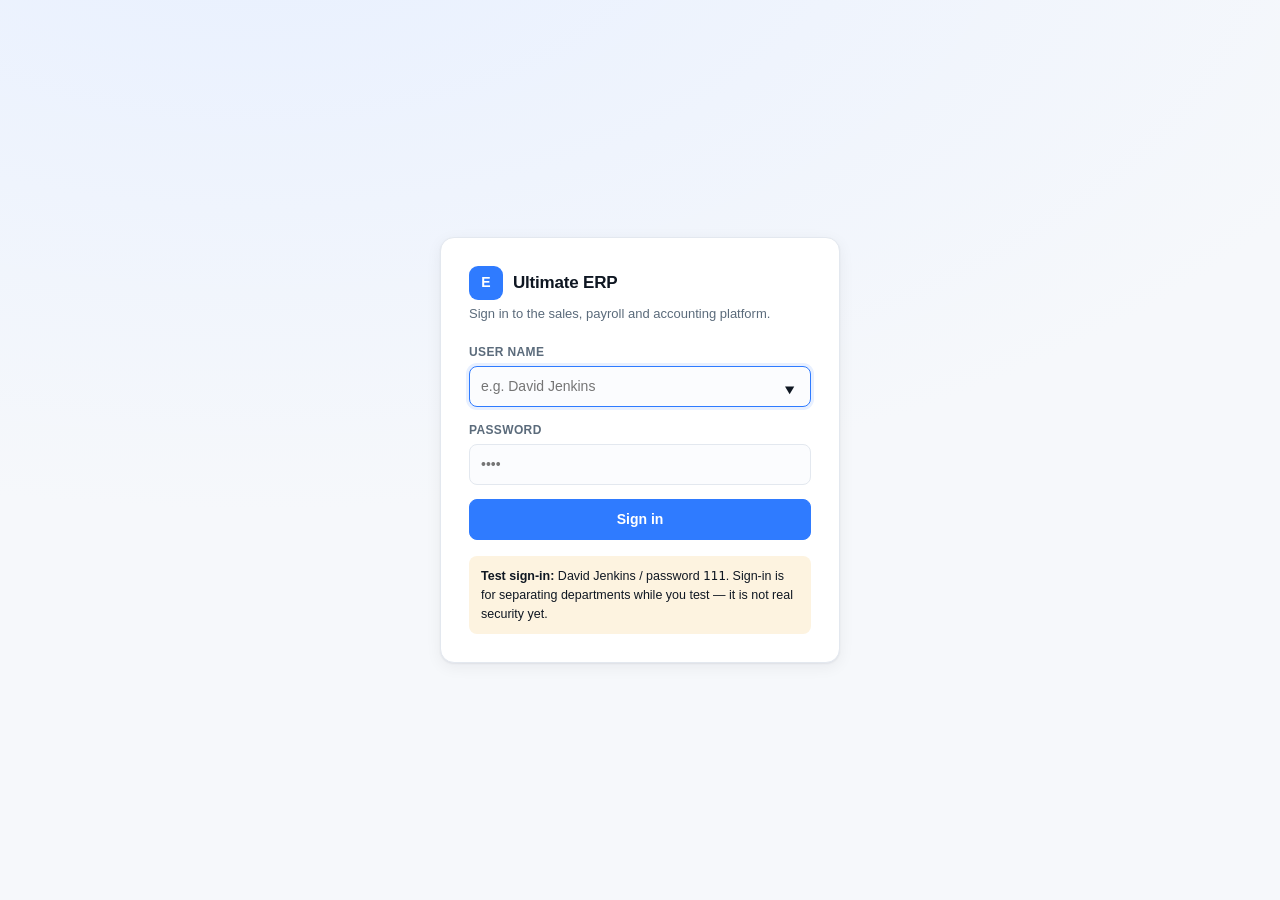
<file: ultimate-erp/index.html>
<!doctype html>
<html lang="en" data-theme="light">
<head>
<meta charset="utf-8">
<meta name="viewport" content="width=device-width, initial-scale=1">
<title>Ultimate ERP</title>
<style>
:root{
  --bg:#f6f8fb; --panel:#ffffff; --panel-2:#fbfcfe; --line:#e3e8ef; --text:#0f1722; --muted:#5b6b7b;
  --accent:#2f7bff; --accent-soft:#e8f0ff; --green:#13a877; --green-soft:#e4f7f0; --amber:#d98b06;
  --amber-soft:#fdf3e0; --danger:#e5484d; --danger-soft:#fdeaea; --chip:#eef2f7; --radius:10px;
  --shadow:0 1px 2px rgba(16,24,40,.06), 0 4px 16px rgba(16,24,40,.06);
  --sidebar:#101826; --sidebar-text:#c6d2e2; --sidebar-active:#2f7bff;
}
[data-theme="dark"]{
  --bg:#0f141a; --panel:#161c24; --panel-2:#1b222c; --line:#2a333f; --text:#e8eef5; --muted:#93a1b0;
  --accent:#4a8dff; --accent-soft:#1d2a3f; --green:#13c08a; --green-soft:#122a22; --amber:#e8a33d;
  --amber-soft:#2d2415; --danger:#ff5d5d; --danger-soft:#33191b; --chip:#222c38;
  --shadow:0 1px 2px rgba(0,0,0,.4), 0 6px 20px rgba(0,0,0,.3);
  --sidebar:#0b1017; --sidebar-text:#9fb0c4;
}
*{box-sizing:border-box}
/* must beat the display:grid on .shell / .login-wrap below */
[hidden]{display:none !important}
html,body{height:100%}
body{margin:0;background:var(--bg);color:var(--text);font:14px/1.5 -apple-system,BlinkMacSystemFont,"Segoe UI",Roboto,Helvetica,Arial,sans-serif;-webkit-font-smoothing:antialiased}
button,input,select,textarea{font:inherit;color:inherit}
a{color:var(--accent)}

/* ---------- login ---------- */
.login-wrap{min-height:100vh;display:grid;place-items:center;padding:24px;
  background:radial-gradient(1200px 600px at 20% -10%, var(--accent-soft), transparent),var(--bg)}
.login-card{width:100%;max-width:400px;background:var(--panel);border:1px solid var(--line);border-radius:14px;
  box-shadow:var(--shadow);padding:28px}
.brand{display:flex;align-items:center;gap:10px;margin-bottom:4px}
.brand-mark{width:34px;height:34px;border-radius:9px;background:var(--accent);color:#fff;display:grid;place-items:center;font-weight:700}
.brand-name{font-size:17px;font-weight:650;letter-spacing:-.2px}
.login-sub{color:var(--muted);margin:0 0 20px;font-size:13px}
.field{margin-bottom:14px}
label{display:block;font-size:12px;font-weight:600;color:var(--muted);margin-bottom:5px;text-transform:uppercase;letter-spacing:.03em}
.input,select.input,textarea.input{width:100%;padding:9px 11px;border:1px solid var(--line);border-radius:8px;background:var(--panel-2);outline:none}
.input:focus{border-color:var(--accent);box-shadow:0 0 0 3px var(--accent-soft)}
.btn{display:inline-flex;align-items:center;justify-content:center;gap:7px;padding:9px 14px;border:1px solid var(--line);
  background:var(--panel-2);border-radius:8px;cursor:pointer;font-weight:550;white-space:nowrap}
.btn:hover{border-color:var(--accent);color:var(--accent)}
.btn-primary{background:var(--accent);border-color:var(--accent);color:#fff}
.btn-primary:hover{filter:brightness(1.07);color:#fff}
.btn-danger{background:var(--danger-soft);border-color:transparent;color:var(--danger)}
.btn-danger:hover{background:var(--danger);color:#fff;border-color:var(--danger)}
.btn-block{width:100%}
.btn-sm{padding:5px 9px;font-size:12.5px}
.btn-icon{padding:7px 9px}
.login-note{margin-top:16px;padding:11px 12px;background:var(--amber-soft);border-radius:8px;font-size:12.5px;color:var(--text)}
.err{color:var(--danger);font-size:13px;margin-bottom:12px;display:none}
.err.show{display:block}

/* ---------- shell ---------- */
.shell{display:grid;grid-template-columns:232px 1fr;grid-template-rows:auto 1fr;min-height:100vh;
  grid-template-areas:"side head" "side main"}
.sidebar{grid-area:side;background:var(--sidebar);color:var(--sidebar-text);padding:16px 12px;overflow-y:auto}
.sidebar .brand{padding:0 6px 16px;color:#fff;border-bottom:1px solid rgba(255,255,255,.08);margin-bottom:12px}
.nav-group{margin-bottom:14px}
.nav-group-label{font-size:10.5px;text-transform:uppercase;letter-spacing:.08em;color:#6b7c93;padding:0 8px;margin-bottom:6px;font-weight:700}
.nav-item{display:flex;align-items:center;gap:9px;padding:8px 9px;border-radius:7px;color:var(--sidebar-text);
  text-decoration:none;font-size:13.5px;margin-bottom:2px;cursor:pointer}
.nav-item:hover{background:rgba(255,255,255,.07);color:#fff}
.nav-item.active{background:var(--sidebar-active);color:#fff;font-weight:550}
.nav-ico{width:18px;text-align:center;opacity:.9}
.topbar{grid-area:head;background:var(--panel);border-bottom:1px solid var(--line);padding:11px 20px;
  display:flex;align-items:center;gap:14px;position:sticky;top:0;z-index:20}
.search-wrap{position:relative;flex:1;max-width:420px}
.search-wrap .input{padding-left:32px}
.search-ico{position:absolute;left:10px;top:50%;transform:translateY(-50%);color:var(--muted);pointer-events:none}
.results{position:absolute;top:calc(100% + 6px);left:0;right:0;background:var(--panel);border:1px solid var(--line);
  border-radius:10px;box-shadow:var(--shadow);max-height:400px;overflow-y:auto;z-index:40;display:none}
.results.show{display:block}
.result-group{padding:6px 0;border-bottom:1px solid var(--line)}
.result-group:last-child{border-bottom:0}
.result-label{font-size:10.5px;text-transform:uppercase;letter-spacing:.06em;color:var(--muted);padding:4px 12px;font-weight:700}
.result-row{padding:7px 12px;cursor:pointer;display:flex;justify-content:space-between;gap:10px}
.result-row:hover{background:var(--accent-soft)}
.result-row .meta{color:var(--muted);font-size:12.5px}
.spacer{flex:1}
.user-chip{display:flex;align-items:center;gap:9px;padding:5px 10px 5px 5px;border:1px solid var(--line);border-radius:999px;background:var(--panel-2)}
.avatar{width:27px;height:27px;border-radius:50%;background:var(--accent);color:#fff;display:grid;place-items:center;font-size:12px;font-weight:650}
.user-chip .nm{font-size:13px;font-weight:550;line-height:1.1}
.user-chip .rl{font-size:11px;color:var(--muted);line-height:1.1}
.main{grid-area:main;padding:22px;max-width:1500px}
.page-head{display:flex;align-items:flex-end;gap:14px;margin-bottom:18px;flex-wrap:wrap}
h1{font-size:21px;margin:0;letter-spacing:-.3px}
.page-sub{color:var(--muted);font-size:13px;margin:3px 0 0}
.panel{background:var(--panel);border:1px solid var(--line);border-radius:var(--radius);box-shadow:var(--shadow)}
.panel-head{padding:13px 16px;border-bottom:1px solid var(--line);display:flex;align-items:center;gap:12px;flex-wrap:wrap}
.panel-title{font-weight:650;font-size:14.5px}
.panel-body{padding:16px}
.panel-pad{padding:16px}

/* ---------- tables ---------- */
.table-wrap{overflow-x:auto}
table{width:100%;border-collapse:collapse}
th,td{text-align:left;padding:9px 14px;border-bottom:1px solid var(--line);vertical-align:middle}
th{font-size:11px;text-transform:uppercase;letter-spacing:.05em;color:var(--muted);font-weight:700;
  background:var(--panel-2);position:sticky;top:0;white-space:nowrap}
tbody tr:hover{background:var(--panel-2)}
tbody tr:last-child td{border-bottom:0}
td.num,th.num{text-align:right;font-variant-numeric:tabular-nums}
td.act{text-align:right;white-space:nowrap}
.row-link{cursor:pointer}
.empty{padding:44px 20px;text-align:center;color:var(--muted)}
.empty-ico{font-size:28px;opacity:.5;margin-bottom:8px}

/* ---------- bits ---------- */
.chip{display:inline-block;padding:2px 9px;border-radius:999px;background:var(--chip);font-size:12px;font-weight:550;white-space:nowrap}
.chip-green{background:var(--green-soft);color:var(--green)}
.chip-amber{background:var(--amber-soft);color:var(--amber)}
.chip-red{background:var(--danger-soft);color:var(--danger)}
.chip-blue{background:var(--accent-soft);color:var(--accent)}
.kpis{display:grid;grid-template-columns:repeat(auto-fit,minmax(min(100%,245px),1fr));gap:14px;margin-bottom:18px}
.kpi{background:var(--panel);border:1px solid var(--line);border-radius:var(--radius);padding:15px 16px;box-shadow:var(--shadow)}
.kpi-label{font-size:11.5px;text-transform:uppercase;letter-spacing:.05em;color:var(--muted);font-weight:700}
.kpi-value{font-size:23px;font-weight:680;letter-spacing:-.5px;margin-top:5px;font-variant-numeric:tabular-nums}
.kpi-note{font-size:12.5px;color:var(--muted);margin-top:3px}
.grid-2{display:grid;grid-template-columns:repeat(auto-fit,minmax(340px,1fr));gap:16px}
.grid-3{display:grid;grid-template-columns:repeat(auto-fit,minmax(260px,1fr));gap:16px}
.form-grid{display:grid;grid-template-columns:repeat(auto-fit,minmax(200px,1fr));gap:14px}
.form-grid .full{grid-column:1/-1}
.toolbar{display:flex;gap:9px;align-items:center;flex-wrap:wrap}
.toolbar .input{width:auto;min-width:150px}
.tabs{display:inline-flex;background:var(--chip);border-radius:9px;padding:3px;gap:3px}
.tab{padding:6px 15px;border-radius:7px;cursor:pointer;font-weight:600;font-size:13px;border:0;background:transparent}
.tab.active{background:var(--panel);color:var(--accent);box-shadow:var(--shadow)}
.totals{display:grid;gap:7px;min-width:240px;margin-left:auto}
.totals-row{display:flex;justify-content:space-between;gap:20px}
.totals-row.grand{border-top:1px solid var(--line);padding-top:7px;font-weight:700;font-size:16px}
.muted{color:var(--muted)}
.mono{font-variant-numeric:tabular-nums}
.sm{font-size:12.5px}
.warn-banner{background:var(--amber-soft);border:1px solid transparent;border-radius:8px;padding:10px 13px;font-size:12.5px;margin-bottom:16px}

/* ---------- modal / toast ---------- */
dialog{border:1px solid var(--line);border-radius:13px;padding:0;background:var(--panel);color:var(--text);
  box-shadow:0 20px 60px rgba(0,0,0,.3);max-width:min(860px,94vw);width:100%}
dialog::backdrop{background:rgba(8,12,18,.55);backdrop-filter:blur(2px)}
.modal-head{padding:15px 18px;border-bottom:1px solid var(--line);display:flex;align-items:center;gap:12px}
.modal-title{font-weight:650;font-size:15.5px}
.modal-body{padding:18px;max-height:min(62vh,620px);overflow-y:auto}
.modal-foot{padding:13px 18px;border-top:1px solid var(--line);display:flex;gap:9px;justify-content:flex-end}
.x-btn{margin-left:auto;background:transparent;border:0;cursor:pointer;color:var(--muted);font-size:19px;line-height:1;padding:2px 5px}
.x-btn:hover{color:var(--danger)}
#toast{position:fixed;bottom:22px;left:50%;transform:translateX(-50%) translateY(20px);opacity:0;
  background:var(--text);color:var(--bg);padding:10px 18px;border-radius:999px;font-weight:550;z-index:999;
  transition:.25s;pointer-events:none;box-shadow:var(--shadow);max-width:90vw;text-align:center}
#toast.show{opacity:1;transform:translateX(-50%) translateY(0)}
#toast.danger{background:var(--danger);color:#fff}
#toast.ok{background:var(--green);color:#fff}

/* ---------- line items ---------- */
.items-table input,.items-table select{width:100%;padding:6px 8px;border:1px solid transparent;border-radius:6px;background:transparent}
.items-table input:focus,.items-table select:focus{border-color:var(--accent);background:var(--panel-2);outline:none}
.items-table td{padding:4px 8px}
.items-table .num input{text-align:right}

/* ---------- charts ---------- */
.chart-box{height:210px;position:relative}
canvas{display:block;width:100%;height:100%}
.legend{display:flex;flex-wrap:wrap;gap:12px;margin-top:12px;font-size:12.5px}
.legend-item{display:flex;align-items:center;gap:6px}
.dot{width:9px;height:9px;border-radius:50%}
.bar-list{display:grid;gap:10px}
.bar-row{display:grid;grid-template-columns:1fr auto;gap:4px}
.bar-track{grid-column:1/-1;height:7px;background:var(--chip);border-radius:99px;overflow:hidden}
.bar-fill{height:100%;background:var(--accent);border-radius:99px}

/* ---------- print ---------- */
#printArea{display:none}
@media print{
  body{background:#fff;color:#000}
  .shell,#toast,dialog{display:none !important}
  #printArea{display:block;padding:0}
  .doc{font-size:12px;color:#000}
  .doc h2{margin:0 0 2px}
  .doc table{width:100%;border-collapse:collapse;margin-top:14px}
  .doc th,.doc td{border-bottom:1px solid #ccc;padding:7px 8px;text-align:left}
  .doc th{background:#f2f4f7;font-size:10.5px;text-transform:uppercase}
  .doc .num{text-align:right}
  .doc .doc-head{display:flex;justify-content:space-between;gap:30px;border-bottom:2px solid #000;padding-bottom:12px}
  .doc .doc-totals{margin-top:16px;margin-left:auto;width:260px}
  .doc .doc-totals div{display:flex;justify-content:space-between;padding:4px 0}
  .doc .grand{border-top:1px solid #000;font-weight:700;font-size:14px}
  .doc .foot{margin-top:40px;font-size:11px;color:#444;border-top:1px solid #ccc;padding-top:8px}
}

/* ---------- responsive ---------- */
@media (max-width:900px){
  .shell{grid-template-columns:1fr;grid-template-areas:"head" "side" "main"}
  .sidebar{display:flex;gap:6px;overflow-x:auto;padding:10px}
  .sidebar .brand,.nav-group-label{display:none}
  .nav-group{display:flex;gap:6px;margin:0}
  .nav-item{white-space:nowrap;margin:0}
  .main{padding:14px}
  .topbar{padding:10px 14px}
  .user-chip .nm,.user-chip .rl{display:none}
}
</style>
</head>
<body>

<!-- ============ LOGIN ============ -->
<div class="login-wrap" id="loginScreen">
  <form class="login-card" id="loginForm" autocomplete="off">
    <div class="brand"><div class="brand-mark">E</div><div><div class="brand-name" id="loginBrand">Ultimate ERP</div></div></div>
    <p class="login-sub">Sign in to the sales, payroll and accounting platform.</p>
    <div class="err" id="loginErr"></div>
    <div class="field">
      <label for="luser">User name</label>
      <input class="input" id="luser" list="userNames" placeholder="e.g. David Jenkins" required>
      <datalist id="userNames"></datalist>
    </div>
    <div class="field">
      <label for="lpw">Password</label>
      <input class="input" id="lpw" type="password" placeholder="••••" required>
    </div>
    <button class="btn btn-primary btn-block" type="submit">Sign in</button>
    <div class="login-note" id="loginHint"></div>
  </form>
</div>

<!-- ============ APP ============ -->
<div class="shell" id="appShell" hidden>
  <aside class="sidebar">
    <div class="brand"><div class="brand-mark">E</div><div class="brand-name" id="sideBrand">Ultimate ERP</div></div>
    <nav id="nav"></nav>
  </aside>
  <header class="topbar">
    <div class="search-wrap">
      <span class="search-ico">⌕</span>
      <input class="input" id="globalSearch" placeholder="Search orders, products, people…" autocomplete="off">
      <div class="results" id="searchResults"></div>
    </div>
    <div class="spacer"></div>
    <button class="btn btn-icon" id="themeBtn" title="Toggle dark / light">🌙</button>
    <div class="user-chip">
      <div class="avatar" id="userAvatar">?</div>
      <div><div class="nm" id="userName">—</div><div class="rl" id="userRole">—</div></div>
    </div>
    <button class="btn btn-sm" id="logoutBtn">Sign out</button>
  </header>
  <main class="main" id="view"></main>
</div>

<div id="toast"></div>
<dialog id="modal"></dialog>
<div id="printArea"></div>

<script>
"use strict";
/* =======================================================================
   Ultimate ERP — web app rebuild of the Ultimate ERP Excel application.
   Data lives in this browser (localStorage). Swap the storage layer for a
   cloud database later; everything above it is storage-agnostic.
   ======================================================================= */

const SEED = {"customers":[{"id":1,"name":"Betty White Smith","address":"xxxx Street","city":"Anytown","state":"CA","zip":"xxxxx","phone":"xxx-xxx-xxxx","email":"xxxxxx@gmail.com"},{"id":2,"name":"Dolores Richman","address":"xxxx Street","city":"Anytown","state":"CA","zip":"xxxxx","phone":"xxx-xxx-xxxx","email":"xxxxxx@gmail.com"},{"id":3,"name":"Jackie Tubman","address":"xxxx Street","city":"Anytown","state":"CA","zip":"xxxxx","phone":"xxx-xxx-xxxx","email":"xxxxxx@gmail.com"},{"id":4,"name":"John James","address":"xxxx Street","city":"Anytown","state":"CA","zip":"xxxxx","phone":"xxx-xxx-xxxx","email":"xxxxxx@gmail.com"},{"id":5,"name":"Lisia Perkins","address":"xxxx Street","city":"Anytown","state":"CA","zip":"xxxxx","phone":"xxx-xxx-xxxx","email":"xxxxxx@gmail.com"},{"id":6,"name":"Mary Badger","address":"xxxx Street","city":"Anytown","state":"CA","zip":"xxxxx","phone":"xxx-xxx-xxxx","email":"xxxxxx@gmail.com"},{"id":7,"name":"Nancy Smith","address":"xxxx Street","city":"Anytown","state":"CA","zip":"xxxxx","phone":"xxx-xxx-xxxx","email":"xxxxxx@gmail.com"},{"id":8,"name":"Sandy Beach","address":"xxxx Street","city":"Anytown","state":"CA","zip":"xxxxx","phone":"xxx-xxx-xxxx","email":"xxxxxx@gmail.com"},{"id":9,"name":"Fred Fredders","address":"xxxx Street","city":"Anytown","state":"CA","zip":"xxxxx","phone":"xxx-xxx-xxxx","email":"xxxxxx@gmail.com"},{"id":10,"name":"Frank Costanza","address":"xxxx Street","city":"Anytown","state":"CA","zip":"xxxxx","phone":"xxx-xxx-xxxx","email":"xxxxxx@gmail.com"},{"id":11,"name":"John J. James","address":"xxxx Street","city":"Anytown","state":"CA","zip":"xxxxx","phone":"xxx-xxx-xxxx","email":"xxxxxx@gmail.com"}],"vendors":[{"id":1,"name":"ABC Company","address":"xxxxx Main St.","city":"Anytown","state":"CA","zip":12345,"phone":"xxx xxx-xxxx","email":"xxxxx@gmail.com"},{"id":2,"name":"XYZ Corporation","address":"xxxxx Main St.","city":"Somewhere","state":"NY","zip":67890,"phone":"xxx xxx-xxxx","email":"xxxxx@gmail.com"},{"id":14,"name":"Test Name","address":"1213 xxx st","city":"anytown","state":"Stsat","zip":8484,"phone":"151515","email":"Fred@Fredders.com"},{"id":4,"name":"PQR Industries","address":"xxxxx Main St.","city":"Anytown","state":"CA","zip":12345,"phone":"xxx xxx-xxxx","email":"xxxxx@gmail.com"},{"id":5,"name":"DEF Corporation","address":"xxxxx Main St.","city":"Somewhere","state":"NY","zip":67890,"phone":"xxx xxx-xxxx","email":"xxxxx@gmail.com"},{"id":6,"name":"GHI Company","address":"xxxxx Main St.","city":"Nowhere","state":"TX","zip":54321,"phone":"xxx xxx-xxxx","email":"xxxxx@gmail.com"},{"id":7,"name":"JKL Enterprises","address":"xxxxx Main St.","city":"Anytown","state":"CA","zip":12345,"phone":"xxx xxx-xxxx","email":"xxxxx@gmail.com"},{"id":8,"name":"MNO Industries","address":"xxxxx Main St.","city":"Somewhere","state":"NY","zip":67890,"phone":"xxx xxx-xxxx","email":"xxxxx@gmail.com"},{"id":9,"name":"Acme Supplies","address":"xxxxx Main St.","city":"Big City","state":"IL","zip":34567,"phone":"xxx xxx-xxxx","email":"xxxxx@gmail.com"},{"id":10,"name":"Global Trading Co.","address":"xxxxx Main St.","city":"Metropolis","state":"CA","zip":45678,"phone":"xxx xxx-xxxx","email":"xxxxx@gmail.com"},{"id":11,"name":"Quality Products Inc.","address":"xxxxx Main St.","city":"Anytown","state":"NY","zip":56789,"phone":"xxx xxx-xxxx","email":"xxxxx@gmail.com"},{"id":12,"name":"Reliable Distributors","address":"xxxxx Main St.","city":"Otherville","state":"TX","zip":67890,"phone":"xxx xxx-xxxx","email":"xxxxx@gmail.com"},{"id":13,"name":"Superior Suppliers","address":"xxxxx Main St.","city":"Smallville","state":"IL","zip":78901,"phone":"xxx xxx-xxxx","email":"xxxxx@gmail.com"}],"products":[{"id":1,"upc":"5938171823","name":"Arla Apetina Cubes 200G","description":"Apetina White Cheese Cubes 200G","purchasePrice":1.66,"salesPrice":3.94},{"id":2,"upc":"8065355318","name":"Arla Mildcheddar 2.5Kg","description":"Arla Mild Color Cheddar Cheese ~2.5Kg","purchasePrice":1.85,"salesPrice":3.19},{"id":3,"upc":"5203776203","name":"Arla Mozzarella 2.3Kg","description":"Arla Pro Mozzarella Cheese 2.3Kg","purchasePrice":1.93,"salesPrice":2.85},{"id":4,"upc":"9479655374","name":"Bottega Shreddedmozza 1Kg","description":"Bottega Zelachi Shredded Mozza. Cheese 1Kg fattttt","purchasePrice":1.48,"salesPrice":3.5},{"id":5,"upc":"3851255631","name":"Cdf Semiskimmed 1L","description":"Cremiere De France UHT Semi-Skimmed Milk 1L","purchasePrice":1.48,"salesPrice":3.22},{"id":6,"upc":"7598976006","name":"Cr Evoo 1L","description":"Casa Rinaldi Extra Vergine Olive Oil 1L","purchasePrice":1.7,"salesPrice":2.02},{"id":7,"upc":"1360200400","name":"Cr Evoo 5L","description":"Casa Rinaldi Extra Virgin Olive Oil 5L","purchasePrice":1.69,"salesPrice":3.89},{"id":8,"upc":"6338201381","name":"Cr Mortadella","description":"Casa Rinaldi Mortadella ~2.5kg","purchasePrice":1.59,"salesPrice":3.59},{"id":9,"upc":"6519504487","name":"Cr Proscrudo 1.5Kg","description":"Casa Rinaldi Prosciutto Crudo - 1/4 ~1.5Kg","purchasePrice":1.47,"salesPrice":3.87},{"id":10,"upc":"1303488119","name":"Cr Sansadioliva 5L","description":"Casa Rinaldi Olio Di Sansa Di Oliva 5L","purchasePrice":1.9,"salesPrice":2.78},{"id":11,"upc":"8911793806","name":"Dr Cl Cheese 1Kg","description":"Dairymont Colored Slices Cheese 1Kg","purchasePrice":1.66,"salesPrice":3.17},{"id":12,"upc":"1347993653","name":"Heinz Acvinegar .946L","description":"Heinz Apple Cider Vinegar 0.946L","purchasePrice":1.62,"salesPrice":3.1},{"id":13,"upc":"4628816140","name":"Heinz Acvinegar 3.78L","description":"Heinz Apple Cider Vinegar 3.78L","purchasePrice":1.96,"salesPrice":3.51},{"id":14,"upc":"3821318721","name":"Heinz Bakedbeans 2.95G","description":"Heinz Baked Beans 2.95Kg","purchasePrice":1.96,"salesPrice":3.89},{"id":15,"upc":"4478223963","name":"Heinz Bakedbeans 415G","description":"Heinz Baked Beans In Tomato Sauce 415G ","purchasePrice":1.6,"salesPrice":2.12},{"id":16,"upc":"2720145777","name":"Heinz Bbqsauce 480G","description":"Heinz Classic Bbq Sauce 480G","purchasePrice":1.21,"salesPrice":2.82},{"id":17,"upc":"9231292812","name":"Heinz Chilisauce 3.3Kg","description":"Heinz Chilli Sauce 3.3Kg","purchasePrice":1.16,"salesPrice":2.66},{"id":18,"upc":"6944380989","name":"Heinz Chilisauce 300G","description":"Heinz Chilli Sauce 300G","purchasePrice":1.17,"salesPrice":3.83},{"id":19,"upc":"8043399562","name":"Heinz Chilisauce 9G","description":"Heinz Chilli Sauce 9G","purchasePrice":1.48,"salesPrice":2.59},{"id":20,"upc":"5670712926","name":"Heinz Dwvinegar","description":"Heinz Distilled White Vinegar 3.78L","purchasePrice":1.28,"salesPrice":2.79},{"id":21,"upc":"2408272154","name":"Heinz Ketchup 54Ml","description":"Heinz Ketchup Roomservice 64G","purchasePrice":1.34,"salesPrice":3.67},{"id":22,"upc":"7323252202","name":"Heinz Mayo 3Kg","description":"Heinz Mayonnaise 3Kg","purchasePrice":1.36,"salesPrice":2.02},{"id":23,"upc":"6197604444","name":"Heinz Mayo 54Ml","description":"Heinz Mayonnaise Roomservice 54Ml","purchasePrice":1.65,"salesPrice":3.85},{"id":24,"upc":"7401480110","name":"Heinz Peeledtomatoes","description":"Heinz Whole Peeled Pear Tomatoes 2.89Kg ","purchasePrice":1.78,"salesPrice":3.45},{"id":25,"upc":"4275069905","name":"Heinz Rwvinegar","description":"Heinz Red Wine Vinegar 3.78L","purchasePrice":1.12,"salesPrice":3.65},{"id":26,"upc":"1788616686","name":"Heinz Tomatoket 300G","description":"Heinz Tomato Ketchup 300G","purchasePrice":1.47,"salesPrice":2.92},{"id":27,"upc":"9944735701","name":"Heinz Tomatoket 567G","description":"Heinz Easy Squeeze Ketchup 567G","purchasePrice":1.74,"salesPrice":2.12},{"id":28,"upc":"2989168452","name":"Heinz Tomatoket 9G","description":"Heinz Tomato Ketchup 9G","purchasePrice":1.69,"salesPrice":2.59},{"id":29,"upc":"5370460077","name":"Heinz Tomatopst 3.15Kg","description":"Heinz Tomato Paste A10 3.15Kg","purchasePrice":1.47,"salesPrice":3.34},{"id":30,"upc":"9972118089","name":"Heinz Yellowmustard","description":"Heinz Yellow Mustard 255G","purchasePrice":1.72,"salesPrice":2.84},{"id":31,"upc":"7107425902","name":"Heiz Bigtomatosauce 950G","description":"Heinz Big Red Tomato Sauce Pouch 950g","purchasePrice":1.3,"salesPrice":2.91},{"id":32,"upc":"9413098985","name":"Lurpak Usbutter 100G","description":"Lurpak Unsalted  Butter 100G","purchasePrice":1.15,"salesPrice":2.49},{"id":33,"upc":"8435518574","name":"Nz Frzn Wholemussels","description":"New Zealand Nelson Frozen Greenshell Whole Mussels","purchasePrice":1.3,"salesPrice":3.62},{"id":34,"upc":"9317143029","name":"Nz Gs Mussels Lrg","description":"New Zealand Frozen Greenshell Mussels Large Size","purchasePrice":1.3,"salesPrice":2.85},{"id":35,"upc":"9415755432","name":"Nz Gs Mussels Mid","description":"New Zealand Frozen Greenshell Mussels Mid Size","purchasePrice":1.98,"salesPrice":3.29},{"id":36,"upc":"1624521421","name":"Pb Brie 125G","description":"Paysan Breton Brie 125G","purchasePrice":1.65,"salesPrice":2.21},{"id":37,"upc":"8870972189","name":"Pb Brie 1Kg","description":"Paysan Breton Brie Wheel 1Kg","purchasePrice":1.1,"salesPrice":3.0},{"id":38,"upc":"3427676881","name":"Pb Camembert 125G","description":"Paysan Breton Camembert 125G","purchasePrice":1.0,"salesPrice":3.15},{"id":39,"upc":"8907980605","name":"Pb Camembert 250G","description":"Paysan Breton Camembert 250G","purchasePrice":1.1,"salesPrice":2.23},{"id":40,"upc":"7197807207","name":"Pb Creammilk 1L","description":"Payson Breton Full Cream Milk 1L","purchasePrice":1.32,"salesPrice":3.08},{"id":41,"upc":"3547480408","name":"Pb Emmentalportion 220G","description":"Paysan Breton Emmental Portion Cheese 220G","purchasePrice":1.38,"salesPrice":2.75},{"id":42,"upc":"7362348089","name":"Pb Emmentalslices 160G","description":"Paysan Breton Emmental Cheese Slices 160G","purchasePrice":1.29,"salesPrice":2.97},{"id":43,"upc":"3216521129","name":"Pb Goatcheese 100G","description":"Paysan Breton Plain Goat Cheese 100G","purchasePrice":1.19,"salesPrice":2.56},{"id":44,"upc":"1868860011","name":"Pb Goudaslices 160G","description":"Paysan Breton Gouda Cheese Slices 160G","purchasePrice":1.34,"salesPrice":2.15},{"id":45,"upc":"7320122309","name":"Pb Herbgoat 100G","description":"Paysan Breton Garlic And Herb Goat Cheese 100G","purchasePrice":1.29,"salesPrice":2.51},{"id":46,"upc":"1092113735","name":"Pb Lightcream 1L","description":"Payson Breton Light Cream 1L","purchasePrice":1.68,"salesPrice":2.93},{"id":47,"upc":"1987867478","name":"Pb Ml Naturalcheese 150G","description":"Madame Loik Natural Cheese 150G","purchasePrice":1.17,"salesPrice":3.5},{"id":48,"upc":"4896559232","name":"Pb Pastrybutter 2Kg","description":"Payson Breton Pastry Butter Sheet 2Kg","purchasePrice":1.4,"salesPrice":3.86},{"id":49,"upc":"5681136045","name":"Pb Pepperbrie 125G","description":"Paysan Breton Brie With Black Pepper 125G","purchasePrice":1.77,"salesPrice":2.68},{"id":50,"upc":"8967951375","name":"Pb Peppergoat 100G","description":"Paysan Breton Pepper Goat Cheese 100G","purchasePrice":1.44,"salesPrice":2.15},{"id":51,"upc":"8547378561","name":"Pb Saltbutter Foil 250G","description":"Payson Breton Slightly Salted Butter Foil 250G","purchasePrice":1.63,"salesPrice":2.28},{"id":52,"upc":"2533448143","name":"Pb Saltbutter Tub 250G","description":"Payson Breton Salted Butter Tub 250G","purchasePrice":1.58,"salesPrice":3.5},{"id":53,"upc":"7399925452","name":"Pb Shredemmental 200G","description":"Paysan Breton Emmental Shredded Cheese 200g","purchasePrice":1.1,"salesPrice":3.41},{"id":54,"upc":"6487396808","name":"Pb Skimmedmilk 1L","description":"Payson Breton French Milk Semi Skimmed 1L","purchasePrice":1.74,"salesPrice":3.31},{"id":55,"upc":"3252669195","name":"Pb Us Butter Foil 250G","description":"Payson Breton Unsalted Butter Foil 250G","purchasePrice":1.15,"salesPrice":2.56},{"id":56,"upc":"6489094606","name":"Pb Usbutter Tub 250G","description":"Payson Breton Unsalted Butter Tub 250G","purchasePrice":1.56,"salesPrice":2.44},{"id":57,"upc":"1552110192","name":"Pb Whippedcream 250G","description":"Payson Breton CREAM 250G","purchasePrice":1.68,"salesPrice":3.54},{"id":58,"upc":"1339217767","name":"Pb Whippingcream 1L","description":"Payson Breton  CREAM 1L","purchasePrice":1.71,"salesPrice":2.12},{"id":59,"upc":"6595873063","name":"Pb Whippingcream 200Ml","description":"Payson Breton CREAM 200Ml","purchasePrice":1.73,"salesPrice":2.44},{"id":60,"upc":"4145665574","name":"Virgilio Mascarpone 500G","description":"Virgilio Mascarpone Cheese 500G","purchasePrice":1.76,"salesPrice":3.89},{"id":61,"upc":"4532861124","name":"Zelachi Cheddar Block 2Kg","description":"Bottega Zelachi Cheddar Cheese Block 2Kg","purchasePrice":1.48,"salesPrice":3.93},{"id":62,"upc":"1763857585","name":"Zelachi Dan Usbutter 25Kg","description":"Bottega Zelachi Danish Unsalted Butter 25Kg ©","purchasePrice":1.49,"salesPrice":2.49},{"id":63,"upc":"4519722159","name":"Zelachi Mini Usbutter 8G","description":"\"Connoisseur By B. Zelachi\" Unsalted Minidish Butter 8G","purchasePrice":1.02,"salesPrice":2.49},{"id":64,"upc":"7621241945","name":"Zelachi Palffymarg 5Kg","description":"Bottega Zelachi Margarine Palffy U/S 5Kg","purchasePrice":1.09,"salesPrice":2.48},{"id":65,"upc":"2006697870","name":"Zelachi Uscreambutter 1Kg","description":"Bottega Zelachi Unsalted Butter 1Kg","purchasePrice":1.53,"salesPrice":3.61},{"id":66,"upc":"121212","name":"TestProd","description":"test Desc","purchasePrice":4.99,"salesPrice":15.99}],"orders":[{"id":1,"type":"INVOICE","party":"XYZ Corporation","date":"2023-09-26T00:00:00","status":"Pending","account":"Materials Purch","payment":72.28,"total":85.33},{"id":2,"type":"PURCHASE","party":"Johnn James","date":"2023-09-26T09:40:52","status":"Ordered","account":"Invoice Sales","payment":93.87,"total":1726.9},{"id":3,"type":"INVOICE","party":"PQR Industries","date":"2023-09-27T13:23:22","status":"Delivered","account":"Materials Purch","payment":95.99,"total":71.7},{"id":4,"type":"PURCHASE","party":"Nancy Smithers","date":"2023-09-27T14:38:01","status":"Paid","account":"Invoice Sales","payment":378.29,"total":378.29},{"id":5,"type":"INVOICE","party":"Mary Badger","date":"2023-03-24T00:00:00","status":"Closed","account":"Invoice Sales","payment":411.51,"total":411.51},{"id":6,"type":"PURCHASE","party":"Lisia Perkins","date":"2023-04-15T00:00:00","status":"Paid","account":"Invoice Sales","payment":92.35,"total":5107.25},{"id":7,"type":"INVOICE","party":"Nancy Smith","date":"2023-08-05T00:00:00","status":"Ordered","account":"Invoice Sales","payment":25.0,"total":6759.72},{"id":8,"type":"INVOICE","party":"Jackie Tubman","date":"2023-10-23T10:25:42","status":"Ordered","account":"Invoice Sales","payment":0,"total":16567.2},{"id":9,"type":"PURCHASE","party":"Jackie Tubman","date":"2023-10-23T10:25:42","status":"Ordered","account":"Invoice Sales","payment":0,"total":41.91},{"id":10,"type":"PURCHASE","party":"Jackie Tubman","date":"2023-10-23T10:25:42","status":"Ordered","account":"Invoice Sales","payment":0,"total":101.97},{"id":11,"type":"INVOICE","party":"Mary Badger","date":"2023-05-24T00:00:00","status":"Pending","account":"Invoice Sales","payment":411.51,"total":411.51},{"id":12,"type":"INVOICE","party":"Lisia Perkins","date":"2023-04-15T00:00:00","status":"Paid","account":"Invoice Sales","payment":92.35,"total":404.03},{"id":13,"type":"PURCHASE","party":"PQR Industries","date":"2023-05-24T00:00:00","status":"Delivered","account":"Materials Purch","payment":101.97,"total":101.97},{"id":14,"type":"PURCHASE","party":"XYZ Corporation","date":"2023-06-02T00:00:00","status":"Paid","account":"Materials Purch","payment":75.88,"total":75.88},{"id":15,"type":"INVOICE","party":"Nancy Smith","date":"2023-06-02T00:00:00","status":"Closed","account":"Invoice Sales","payment":32.9,"total":32.9},{"id":16,"type":"PURCHASE","party":"PQR Industries","date":"2023-07-04T00:00:00","status":"Pending","account":"Materials Purch","payment":101.97,"total":101.97},{"id":17,"type":"INVOICE","party":"Nancy Smith","date":"2023-07-04T00:00:00","status":"Ordered","account":"Invoice Sales","payment":262.02,"total":262.02},{"id":18,"type":"INVOICE","party":"Mary Badger","date":"2023-08-01T00:00:00","status":"Delivered","account":"Invoice Sales","payment":411.51,"total":411.51},{"id":19,"type":"INVOICE","party":"Lisia Perkins","date":"2023-08-23T00:00:00","status":"Paid","account":"Invoice Sales","payment":92.35,"total":92.35},{"id":20,"type":"INVOICE","party":"XYZ Corporation","date":"2023-05-13T00:00:00","status":"Paid","account":"Materials Purch","payment":75.88,"total":149.33},{"id":21,"type":"INVOICE","party":"Nancy Smith","date":"2023-05-16T00:00:00","status":"Paid","account":"Invoice Sales","payment":32.9,"total":97.73},{"id":22,"type":"INVOICE","party":"Jackie Tubman","date":"2023-09-01T00:00:00","status":"Ordered","account":"Materials Purch","payment":309.08,"total":303.46},{"id":23,"type":"INVOICE","party":"Nancy Smith","date":"2023-06-01T00:00:00","status":"Delivered","account":"Invoice Sales","payment":262.02,"total":3385.8},{"id":24,"type":"PURCHASE","party":"Mary Badger","date":"2023-10-01T00:00:00","status":"Paid","account":"Invoice Sales","payment":411.51,"total":43.35},{"id":25,"type":"PURCHASE","party":"Lisia Perkins","date":"2023-08-23T00:00:00","status":"Closed","account":"Invoice Sales","payment":92.35,"total":28.66},{"id":26,"type":"INVOICE","party":"PQR Industries","date":"2023-05-19T00:00:00","status":"Pending","account":"Materials Purch","payment":101.97,"total":3332.51},{"id":27,"type":"INVOICE","party":"XYZ Corporation","date":"2023-06-02T00:00:00","status":"Ordered","account":"Materials Purch","payment":75.88,"total":71.15},{"id":28,"type":"INVOICE","party":"Nancy Smith","date":"2023-06-02T00:00:00","status":"Delivered","account":"Invoice Sales","payment":32.9,"total":8260.92},{"id":29,"type":"PURCHASE","party":"PQR Industries","date":"2023-07-04T00:00:00","status":"Paid","account":"Materials Purch","payment":101.97,"total":101.97},{"id":30,"type":"INVOICE","party":"Nancy Smith","date":"2023-07-04T00:00:00","status":"Closed","account":"Invoice Sales","payment":262.02,"total":262.02},{"id":31,"type":"INVOICE","party":"Mary Badger","date":"2023-08-01T00:00:00","status":"Pending","account":"Invoice Sales","payment":209.7,"total":209.7},{"id":32,"type":"INVOICE","party":"Lisia Perkins","date":"2023-05-01T00:00:00","status":"Paid","account":"Invoice Sales","payment":92.35,"total":424.49},{"id":33,"type":"PURCHASE","party":"XYZ Corporation","date":"2023-05-05T00:00:00","status":"Paid","account":"Materials Purch","payment":38.23,"total":64.27},{"id":34,"type":"INVOICE","party":"Nancy Smith","date":"2023-05-10T00:00:00","status":"Paid","account":"Invoice Sales","payment":32.9,"total":32.9},{"id":35,"type":"PURCHASE","party":"PQR Industries","date":"2023-09-01T00:00:00","status":"Closed","account":"Materials Purch","payment":101.97,"total":101.97},{"id":36,"type":"INVOICE","party":"Nancy Smith","date":"2023-10-01T00:00:00","status":"Pending","account":"Invoice Sales","payment":262.02,"total":262.02},{"id":37,"type":"PURCHASE","party":"Mary Badger","date":"2023-05-11T00:00:00","status":"Paid","account":"Invoice Sales","payment":411.51,"total":41.25},{"id":38,"type":"INVOICE","party":"Lisia Perkins","date":"2023-05-27T00:00:00","status":"Paid","account":"Invoice Sales","payment":92.35,"total":1890.0},{"id":39,"type":"PURCHASE","party":"Reliable Distributors","date":"2023-09-25T18:55:45","status":"Closed","account":"Materials Purch","payment":183.5,"total":2.84},{"id":40,"type":"INVOICE","party":"Test Name","date":"2023-09-26T10:55:36","status":"Paid","account":"Materials Purch","payment":96.6,"total":198.18},{"id":41,"type":"INVOICE","party":"GHI Company","date":"2023-01-22T00:00:00","status":"Paid","account":"Materials Purch","payment":0,"total":310.72}],"orderItems":[{"orderId":1,"type":"PURCHASE","productId":null,"product":"arla apetina cubes 200g","date":"2023-09-26T00:00:00","description":"Apetina White Cheese Cubes 200G","qty":10.0,"price":1.66,"total":16.6},{"orderId":1,"type":"PURCHASE","productId":null,"product":"cdf semiskimmed 1L","date":"2023-09-26T00:00:00","description":"Cremiere De France UHT Semi-Skimmed Milk 1L","qty":1.0,"price":1.48,"total":1.48},{"orderId":1,"type":"PURCHASE","productId":null,"product":"arla mozzarella 2.3kg","date":"2023-09-26T00:00:00","description":"Arla Pro Mozzarella Cheese 2.3Kg","qty":10.0,"price":1.93,"total":19.3},{"orderId":1,"type":"PURCHASE","productId":null,"product":"bottega shreddedmozza 1kg","date":"2023-09-26T00:00:00","description":"Bottega Zelachi Shredded Mozza. Cheese 1Kg","qty":10.0,"price":1.48,"total":14.8},{"orderId":1,"type":"PURCHASE","productId":null,"product":"CR EVOO 1L","date":"2023-09-26T00:00:00","description":"Casa Rinaldi Extra Vergine Olive Oil 1L","qty":5.0,"price":1.7,"total":8.5},{"orderId":1,"type":"PURCHASE","productId":null,"product":"CR EVOO 5L","date":"2023-09-26T00:00:00","description":"Casa Rinaldi Extra Virgin Olive Oil 5L","qty":5.0,"price":1.66,"total":8.3},{"orderId":1,"type":"PURCHASE","productId":2,"product":"Arla Mildcheddar 2.5Kg","date":"2023-09-26T00:00:00","description":"Arla Mild Color Cheddar Cheese ~2.5Kg","qty":1.0,"price":1.82,"total":1.82},{"orderId":1,"type":"PURCHASE","productId":4,"product":"Bottega Shreddedmozza 1Kg","date":"2023-09-26T00:00:00","description":"Bottega Zelachi Shredded Mozza. Cheese 1Kg","qty":1.0,"price":1.48,"total":1.48},{"orderId":2,"type":"INVOICE","productId":9,"product":"Cr Proscrudo 1.5Kg","date":"2023-09-26T09:40:52","description":"Casa Rinaldi Prosciutto Crudo - 1/4 ~1.5Kg","qty":1.0,"price":2.85,"total":2.85},{"orderId":2,"type":"INVOICE","productId":10,"product":"Cr Sansadioliva 5L","date":"2023-09-26T09:40:52","description":"Casa Rinaldi Olio Di Sansa Di Oliva 5L","qty":1.0,"price":3.5,"total":3.5},{"orderId":2,"type":"INVOICE","productId":11,"product":"Dr Cl Cheese 1Kg","date":"2023-09-26T09:40:52","description":"Dairymont Colored Slices Cheese 1Kg","qty":5.0,"price":3.94,"total":19.7},{"orderId":2,"type":"INVOICE","productId":12,"product":"Heinz Acvinegar .946L","date":"2023-09-26T09:40:52","description":"Heinz Apple Cider Vinegar 0.946L","qty":1.0,"price":3.86,"total":3.86},{"orderId":3,"type":"PURCHASE","productId":13,"product":"Heinz Acvinegar 3.78L","date":"2023-09-27T13:23:22","description":"Heinz Apple Cider Vinegar 3.78L","qty":20.0,"price":1.48,"total":29.6},{"orderId":3,"type":"PURCHASE","productId":14,"product":"Heinz Bakedbeans 2.95G","date":"2023-09-27T13:23:22","description":"Heinz Baked Beans 2.95Kg","qty":10.0,"price":1.7,"total":17.0},{"orderId":3,"type":"PURCHASE","productId":15,"product":"Heinz Bakedbeans 415G","date":"2023-09-27T13:23:22","description":"Heinz Baked Beans In Tomato Sauce 415G ","qty":10.0,"price":1.78,"total":17.8},{"orderId":3,"type":"PURCHASE","productId":16,"product":"Heinz Bbqsauce 480G","date":"2023-09-27T13:23:22","description":"Heinz Classic Bbq Sauce 480G","qty":10.0,"price":1.17,"total":11.7},{"orderId":3,"type":"PURCHASE","productId":17,"product":"Heinz Chilisauce 3.3Kg","date":"2023-09-27T13:23:22","description":"Heinz Chilli Sauce 3.3Kg","qty":10.0,"price":1.66,"total":16.6},{"orderId":4,"type":"INVOICE","productId":18,"product":"Heinz Chilisauce 300G","date":"2023-09-27T14:38:01","description":"Heinz Chilli Sauce 300G","qty":10.0,"price":3.22,"total":32.2},{"orderId":4,"type":"INVOICE","productId":19,"product":"Heinz Chilisauce 9G","date":"2023-09-27T14:38:01","description":"Heinz Chilli Sauce 9G","qty":17.0,"price":3.22,"total":54.74},{"orderId":4,"type":"INVOICE","productId":20,"product":"Heinz Dwvinegar","date":"2023-09-27T14:38:01","description":"Heinz Distilled White Vinegar 3.78L","qty":20.0,"price":3.86,"total":77.2},{"orderId":4,"type":"INVOICE","productId":21,"product":"Heinz Ketchup 54Ml","date":"2023-09-27T14:38:01","description":"Heinz Ketchup Roomservice 64G","qty":25.0,"price":3.22,"total":80.5},{"orderId":5,"type":"INVOICE","productId":22,"product":"Heinz Mayo 3Kg","date":"2023-03-24T00:00:00","description":"Heinz Mayonnaise 3Kg","qty":5.0,"price":3.94,"total":19.7},{"orderId":5,"type":"INVOICE","productId":23,"product":"Heinz Mayo 54Ml","date":"2023-03-24T00:00:00","description":"Heinz Mayonnaise Roomservice 54Ml","qty":10.0,"price":3.5,"total":35.0},{"orderId":5,"type":"INVOICE","productId":24,"product":"Heinz Peeledtomatoes","date":"2023-03-24T00:00:00","description":"Heinz Whole Peeled Pear Tomatoes 2.89Kg ","qty":15.0,"price":3.86,"total":57.9},{"orderId":5,"type":"INVOICE","productId":25,"product":"Heinz Rwvinegar","date":"2023-03-24T00:00:00","description":"Heinz Red Wine Vinegar 3.78L","qty":5.0,"price":2.02,"total":10.1},{"orderId":5,"type":"INVOICE","productId":26,"product":"Heinz Tomatoket 300G","date":"2023-03-24T00:00:00","description":"Heinz Tomato Ketchup 300G","qty":4.0,"price":3.1,"total":12.4},{"orderId":5,"type":"INVOICE","productId":27,"product":"Heinz Tomatoket 567G","date":"2023-03-24T00:00:00","description":"Heinz Easy Squeeze Ketchup 567G","qty":50.0,"price":3.17,"total":158.5},{"orderId":5,"type":"INVOICE","productId":28,"product":"Heinz Tomatoket 9G","date":"2023-03-24T00:00:00","description":"Heinz Tomato Ketchup 9G","qty":25.0,"price":3.22,"total":80.5},{"orderId":6,"type":"INVOICE","productId":29,"product":"Heinz Tomatopst 3.15Kg","date":"2023-04-15T00:00:00","description":"Heinz Tomato Paste A10 3.15Kg","qty":10.0,"price":414.0,"total":4140.0},{"orderId":6,"type":"INVOICE","productId":30,"product":"Heinz Yellowmustard","date":"2023-04-15T00:00:00","description":"Heinz Yellow Mustard 255G","qty":5.0,"price":3.59,"total":17.95},{"orderId":6,"type":"INVOICE","productId":31,"product":"Heiz Bigtomatosauce 950G","date":"2023-04-15T00:00:00","description":"Heinz Big Red Tomato Sauce Pouch 950g","qty":10.0,"price":3.1,"total":31.0},{"orderId":7,"type":"PURCHASE","productId":32,"product":"Lurpak Usbutter 100G","date":"2023-10-23T10:24:38","description":"Lurpak Unsalted  Butter 100G","qty":10.0,"price":1.66,"total":16.6},{"orderId":7,"type":"PURCHASE","productId":33,"product":"Nz Frzn Wholemussels","date":"2023-10-23T10:24:38","description":"New Zealand Nelson Frozen Greenshell Whole Mussels","qty":1.0,"price":1.48,"total":1.48},{"orderId":7,"type":"PURCHASE","productId":34,"product":"Nz Gs Mussels Lrg","date":"2023-10-23T10:24:38","description":"New Zealand Frozen Greenshell Mussels Large Size","qty":10.0,"price":1.93,"total":19.3},{"orderId":7,"type":"PURCHASE","productId":35,"product":"Nz Gs Mussels Mid","date":"2023-10-23T10:24:38","description":"New Zealand Frozen Greenshell Mussels Mid Size","qty":10.0,"price":1.48,"total":14.8},{"orderId":8,"type":"INVOICE","productId":36,"product":"Pb Brie 125G","date":"2023-10-23T10:25:42","description":"Paysan Breton Brie 125G","qty":2.0,"price":2500.0,"total":5000.0},{"orderId":8,"type":"INVOICE","productId":37,"product":"Pb Brie 1Kg","date":"2023-10-23T10:25:42","description":"Paysan Breton Brie Wheel 1Kg","qty":2.0,"price":584.0,"total":1168.0},{"orderId":8,"type":"INVOICE","productId":38,"product":"Pb Camembert 125G","date":"2023-10-23T10:25:42","description":"Paysan Breton Camembert 125G","qty":5.0,"price":848.0,"total":4240.0},{"orderId":8,"type":"INVOICE","productId":39,"product":"Pb Camembert 250G","date":"2023-10-23T10:25:42","description":"Paysan Breton Camembert 250G","qty":4.0,"price":848.0,"total":3392.0},{"orderId":9,"type":"PURCHASE","productId":40,"product":"Pb Creammilk 1L","date":"2023-10-23T10:25:42","description":"Payson Breton Full Cream Milk 1L","qty":5.0,"price":1.7,"total":8.5},{"orderId":9,"type":"PURCHASE","productId":41,"product":"Pb Emmentalportion 220G","date":"2023-10-23T10:25:42","description":"Paysan Breton Emmental Portion Cheese 220G","qty":5.0,"price":1.66,"total":8.3},{"orderId":10,"type":"PURCHASE","productId":42,"product":"Pb Emmentalslices 160G","date":"2023-10-23T10:25:42","description":"Paysan Breton Emmental Cheese Slices 160G","qty":20.0,"price":1.48,"total":29.6},{"orderId":10,"type":"PURCHASE","productId":43,"product":"Pb Goatcheese 100G","date":"2023-10-23T10:25:42","description":"Paysan Breton Plain Goat Cheese 100G","qty":10.0,"price":1.7,"total":17.0},{"orderId":10,"type":"PURCHASE","productId":44,"product":"Pb Goudaslices 160G","date":"2023-10-23T10:25:42","description":"Paysan Breton Gouda Cheese Slices 160G","qty":10.0,"price":1.78,"total":17.8},{"orderId":10,"type":"PURCHASE","productId":45,"product":"Pb Herbgoat 100G","date":"2023-10-23T10:25:42","description":"Paysan Breton Garlic And Herb Goat Cheese 100G","qty":10.0,"price":1.17,"total":11.7},{"orderId":10,"type":"PURCHASE","productId":46,"product":"Pb Lightcream 1L","date":"2023-10-23T10:25:42","description":"Payson Breton Light Cream 1L","qty":10.0,"price":1.66,"total":16.6},{"orderId":11,"type":"INVOICE","productId":47,"product":"Pb Ml Naturalcheese 150G","date":"2023-05-24T00:00:00","description":"Madame Loik Natural Cheese 150G","qty":10.0,"price":3.22,"total":32.2},{"orderId":11,"type":"INVOICE","productId":48,"product":"Pb Pastrybutter 2Kg","date":"2023-05-24T00:00:00","description":"Payson Breton Pastry Butter Sheet 2Kg","qty":15.0,"price":3.22,"total":48.3},{"orderId":11,"type":"INVOICE","productId":49,"product":"Pb Pepperbrie 125G","date":"2023-05-24T00:00:00","description":"Paysan Breton Brie With Black Pepper 125G","qty":20.0,"price":3.86,"total":77.2},{"orderId":11,"type":"INVOICE","productId":50,"product":"Pb Peppergoat 100G","date":"2023-05-24T00:00:00","description":"Paysan Breton Pepper Goat Cheese 100G","qty":25.0,"price":3.22,"total":80.5},{"orderId":12,"type":"INVOICE","productId":1,"product":"Arla Apetina Cubes 200G","date":"2023-04-15T00:00:00","description":"Apetina White Cheese Cubes 200G","qty":5.0,"price":3.94,"total":19.7},{"orderId":12,"type":"INVOICE","productId":2,"product":"Arla Mildcheddar 2.5Kg","date":"2023-04-15T00:00:00","description":"Arla Mild Color Cheddar Cheese ~2.5Kg","qty":10.0,"price":3.5,"total":35.0},{"orderId":12,"type":"INVOICE","productId":3,"product":"Arla Mozzarella 2.3Kg","date":"2023-04-15T00:00:00","description":"Arla Pro Mozzarella Cheese 2.3Kg","qty":15.0,"price":3.86,"total":57.9},{"orderId":12,"type":"INVOICE","productId":4,"product":"Bottega Shreddedmozza 1Kg","date":"2023-04-15T00:00:00","description":"Bottega Zelachi Shredded Mozza. Cheese 1Kg","qty":5.0,"price":2.02,"total":10.1},{"orderId":12,"type":"INVOICE","productId":5,"product":"Cdf Semiskimmed 1L","date":"2023-04-15T00:00:00","description":"Cremiere De France UHT Semi-Skimmed Milk 1L","qty":4.0,"price":3.1,"total":12.4},{"orderId":12,"type":"INVOICE","productId":6,"product":"Cr Evoo 1L","date":"2023-04-15T00:00:00","description":"Casa Rinaldi Extra Vergine Olive Oil 1L","qty":50.0,"price":3.17,"total":158.5},{"orderId":12,"type":"INVOICE","productId":7,"product":"Cr Evoo 5L","date":"2023-04-15T00:00:00","description":"Casa Rinaldi Extra Virgin Olive Oil 5L","qty":25.0,"price":3.22,"total":80.5},{"orderId":13,"type":"INVOICE","productId":8,"product":"Cr Mortadella","date":"2023-05-24T00:00:00","description":"Casa Rinaldi Mortadella ~2.5kg","qty":10.0,"price":3.5,"total":35.0},{"orderId":13,"type":"INVOICE","productId":9,"product":"Cr Proscrudo 1.5Kg","date":"2023-05-24T00:00:00","description":"Casa Rinaldi Prosciutto Crudo - 1/4 ~1.5Kg","qty":5.0,"price":3.59,"total":17.95},{"orderId":13,"type":"INVOICE","productId":10,"product":"Cr Sansadioliva 5L","date":"2023-05-24T00:00:00","description":"Casa Rinaldi Olio Di Sansa Di Oliva 5L","qty":10.0,"price":3.1,"total":31.0},{"orderId":14,"type":"PURCHASE","productId":11,"product":"Dr Cl Cheese 1Kg","date":"2023-06-02T00:00:00","description":"Dairymont Colored Slices Cheese 1Kg","qty":10.0,"price":1.66,"total":16.6},{"orderId":14,"type":"PURCHASE","productId":12,"product":"Heinz Acvinegar .946L","date":"2023-06-02T00:00:00","description":"Heinz Apple Cider Vinegar 0.946L","qty":1.0,"price":1.48,"total":1.48},{"orderId":14,"type":"PURCHASE","productId":13,"product":"Heinz Acvinegar 3.78L","date":"2023-06-02T00:00:00","description":"Heinz Apple Cider Vinegar 3.78L","qty":10.0,"price":1.93,"total":19.3},{"orderId":15,"type":"PURCHASE","productId":14,"product":"Heinz Bakedbeans 2.95G","date":"2023-06-02T00:00:00","description":"Heinz Baked Beans 2.95Kg","qty":10.0,"price":1.48,"total":14.8},{"orderId":15,"type":"INVOICE","productId":15,"product":"Heinz Bakedbeans 415G","date":"2023-06-02T00:00:00","description":"Heinz Baked Beans In Tomato Sauce 415G ","qty":1.0,"price":2.85,"total":2.85},{"orderId":15,"type":"INVOICE","productId":16,"product":"Heinz Bbqsauce 480G","date":"2023-06-02T00:00:00","description":"Heinz Classic Bbq Sauce 480G","qty":1.0,"price":3.5,"total":3.5},{"orderId":16,"type":"INVOICE","productId":17,"product":"Heinz Chilisauce 3.3Kg","date":"2023-07-04T00:00:00","description":"Heinz Chilli Sauce 3.3Kg","qty":5.0,"price":3.94,"total":19.7},{"orderId":16,"type":"INVOICE","productId":18,"product":"Heinz Chilisauce 300G","date":"2023-07-04T00:00:00","description":"Heinz Chilli Sauce 300G","qty":1.0,"price":3.86,"total":3.86},{"orderId":16,"type":"PURCHASE","productId":19,"product":"Heinz Chilisauce 9G","date":"2023-07-04T00:00:00","description":"Heinz Chilli Sauce 9G","qty":5.0,"price":1.7,"total":8.5},{"orderId":17,"type":"PURCHASE","productId":20,"product":"Heinz Dwvinegar","date":"2023-07-04T00:00:00","description":"Heinz Distilled White Vinegar 3.78L","qty":5.0,"price":1.66,"total":8.3},{"orderId":17,"type":"PURCHASE","productId":21,"product":"Heinz Ketchup 54Ml","date":"2023-07-04T00:00:00","description":"Heinz Ketchup Roomservice 64G","qty":20.0,"price":1.48,"total":29.6},{"orderId":17,"type":"PURCHASE","productId":22,"product":"Heinz Mayo 3Kg","date":"2023-07-04T00:00:00","description":"Heinz Mayonnaise 3Kg","qty":10.0,"price":1.7,"total":17.0},{"orderId":18,"type":"PURCHASE","productId":23,"product":"Heinz Mayo 54Ml","date":"2023-08-01T00:00:00","description":"Heinz Mayonnaise Roomservice 54Ml","qty":10.0,"price":1.78,"total":17.8},{"orderId":18,"type":"PURCHASE","productId":24,"product":"Heinz Peeledtomatoes","date":"2023-08-01T00:00:00","description":"Heinz Whole Peeled Pear Tomatoes 2.89Kg ","qty":10.0,"price":1.17,"total":11.7},{"orderId":18,"type":"PURCHASE","productId":25,"product":"Heinz Rwvinegar","date":"2023-08-01T00:00:00","description":"Heinz Red Wine Vinegar 3.78L","qty":10.0,"price":1.66,"total":16.6},{"orderId":19,"type":"INVOICE","productId":26,"product":"Heinz Tomatoket 300G","date":"2023-08-23T00:00:00","description":"Heinz Tomato Ketchup 300G","qty":10.0,"price":3.22,"total":32.2},{"orderId":19,"type":"INVOICE","productId":27,"product":"Heinz Tomatoket 567G","date":"2023-08-23T00:00:00","description":"Heinz Easy Squeeze Ketchup 567G","qty":15.0,"price":3.22,"total":48.3},{"orderId":19,"type":"INVOICE","productId":28,"product":"Heinz Tomatoket 9G","date":"2023-08-23T00:00:00","description":"Heinz Tomato Ketchup 9G","qty":20.0,"price":3.86,"total":77.2},{"orderId":20,"type":"INVOICE","productId":29,"product":"Heinz Tomatopst 3.15Kg","date":"2023-05-13T00:00:00","description":"Heinz Tomato Paste A10 3.15Kg","qty":25.0,"price":3.22,"total":80.5},{"orderId":20,"type":"INVOICE","productId":30,"product":"Heinz Yellowmustard","date":"2023-05-13T00:00:00","description":"Heinz Yellow Mustard 255G","qty":5.0,"price":3.94,"total":19.7},{"orderId":20,"type":"INVOICE","productId":31,"product":"Heiz Bigtomatosauce 950G","date":"2023-05-13T00:00:00","description":"Heinz Big Red Tomato Sauce Pouch 950g","qty":10.0,"price":3.5,"total":35.0},{"orderId":21,"type":"INVOICE","productId":32,"product":"Lurpak Usbutter 100G","date":"2023-05-16T00:00:00","description":"Lurpak Unsalted  Butter 100G","qty":15.0,"price":3.86,"total":57.9},{"orderId":21,"type":"INVOICE","productId":33,"product":"Nz Frzn Wholemussels","date":"2023-05-16T00:00:00","description":"New Zealand Nelson Frozen Greenshell Whole Mussels","qty":5.0,"price":2.02,"total":10.1},{"orderId":21,"type":"INVOICE","productId":34,"product":"Nz Gs Mussels Lrg","date":"2023-05-16T00:00:00","description":"New Zealand Frozen Greenshell Mussels Large Size","qty":4.0,"price":3.1,"total":12.4},{"orderId":22,"type":"INVOICE","productId":35,"product":"Nz Gs Mussels Mid","date":"2023-09-01T00:00:00","description":"New Zealand Frozen Greenshell Mussels Mid Size","qty":50.0,"price":3.17,"total":158.5},{"orderId":22,"type":"INVOICE","productId":36,"product":"Pb Brie 125G","date":"2023-09-01T00:00:00","description":"Paysan Breton Brie 125G","qty":25.0,"price":3.22,"total":80.5},{"orderId":22,"type":"INVOICE","productId":20,"product":"Heinz Dwvinegar","date":"2023-09-01T00:00:00","description":"Heinz Distilled White Vinegar 3.78L","qty":10.0,"price":3.5,"total":35.0},{"orderId":23,"type":"INVOICE","productId":21,"product":"Heinz Ketchup 54Ml","date":"2023-06-01T00:00:00","description":"Heinz Ketchup Roomservice 64G","qty":1.0,"price":874.0,"total":874.0},{"orderId":23,"type":"INVOICE","productId":22,"product":"Heinz Mayo 3Kg","date":"1900-01-06T00:00:00","description":"Heinz Mayonnaise 3Kg","qty":2.0,"price":310.0,"total":620.0},{"orderId":23,"type":"PURCHASE","productId":23,"product":"Heinz Mayo 54Ml","date":"2023-06-01T00:00:00","description":"Heinz Mayonnaise Roomservice 54Ml","qty":2.0,"price":548.0,"total":1096.0},{"orderId":24,"type":"PURCHASE","productId":24,"product":"Heinz Peeledtomatoes","date":"2023-10-01T00:00:00","description":"Heinz Whole Peeled Pear Tomatoes 2.89Kg ","qty":1.0,"price":1.48,"total":1.48},{"orderId":24,"type":"PURCHASE","productId":25,"product":"Heinz Rwvinegar","date":"2023-10-01T00:00:00","description":"Heinz Red Wine Vinegar 3.78L","qty":10.0,"price":1.93,"total":19.3},{"orderId":24,"type":"PURCHASE","productId":26,"product":"Heinz Tomatoket 300G","date":"2023-10-01T00:00:00","description":"Heinz Tomato Ketchup 300G","qty":10.0,"price":1.48,"total":14.8},{"orderId":25,"type":"INVOICE","productId":27,"product":"Heinz Tomatoket 567G","date":"2023-08-23T00:00:00","description":"Heinz Easy Squeeze Ketchup 567G","qty":1.0,"price":2.85,"total":2.85},{"orderId":25,"type":"INVOICE","productId":28,"product":"Heinz Tomatoket 9G","date":"2023-08-23T00:00:00","description":"Heinz Tomato Ketchup 9G","qty":1.0,"price":3.5,"total":3.5},{"orderId":25,"type":"INVOICE","productId":1,"product":"Arla Apetina Cubes 200G","date":"2023-08-23T00:00:00","description":"Apetina White Cheese Cubes 200G","qty":5.0,"price":3.94,"total":19.7},{"orderId":26,"type":"INVOICE","productId":2,"product":"Arla Mildcheddar 2.5Kg","date":"2023-05-19T00:00:00","description":"Arla Mild Color Cheddar Cheese ~2.5Kg","qty":1.0,"price":3.86,"total":3.86},{"orderId":26,"type":"PURCHASE","productId":3,"product":"Arla Mozzarella 2.3Kg","date":"2023-05-19T00:00:00","description":"Arla Pro Mozzarella Cheese 2.3Kg","qty":5.0,"price":1.7,"total":8.5},{"orderId":26,"type":"PURCHASE","productId":1,"product":"Arla Apetina Cubes 200G","date":"2023-05-19T00:00:00","description":"Apetina White Cheese Cubes 200G","qty":5.0,"price":1.66,"total":8.3},{"orderId":27,"type":"PURCHASE","productId":2,"product":"Arla Mildcheddar 2.5Kg","date":"2023-06-02T00:00:00","description":"Arla Mild Color Cheddar Cheese ~2.5Kg","qty":20.0,"price":1.48,"total":29.6},{"orderId":27,"type":"PURCHASE","productId":3,"product":"Arla Mozzarella 2.3Kg","date":"2023-06-02T00:00:00","description":"Arla Pro Mozzarella Cheese 2.3Kg","qty":10.0,"price":1.7,"total":17.0},{"orderId":27,"type":"PURCHASE","productId":4,"product":"Bottega Shreddedmozza 1Kg","date":"2023-06-02T00:00:00","description":"Bottega Zelachi Shredded Mozza. Cheese 1Kg","qty":10.0,"price":1.78,"total":17.8},{"orderId":28,"type":"PURCHASE","productId":5,"product":"Cdf Semiskimmed 1L","date":"2023-06-02T00:00:00","description":"Cremiere De France UHT Semi-Skimmed Milk 1L","qty":10.0,"price":415.0,"total":4150.0},{"orderId":28,"type":"PURCHASE","productId":6,"product":"Cr Evoo 1L","date":"2023-06-02T00:00:00","description":"Casa Rinaldi Extra Vergine Olive Oil 1L","qty":10.0,"price":151.0,"total":1510.0},{"orderId":28,"type":"INVOICE","productId":7,"product":"Cr Evoo 5L","date":"2023-06-02T00:00:00","description":"Casa Rinaldi Extra Virgin Olive Oil 5L","qty":10.0,"price":154.0,"total":1540.0},{"orderId":29,"type":"INVOICE","productId":8,"product":"Cr Mortadella","date":"2023-07-04T00:00:00","description":"Casa Rinaldi Mortadella ~2.5kg","qty":15.0,"price":3.22,"total":48.3},{"orderId":29,"type":"INVOICE","productId":9,"product":"Cr Proscrudo 1.5Kg","date":"2023-07-04T00:00:00","description":"Casa Rinaldi Prosciutto Crudo - 1/4 ~1.5Kg","qty":20.0,"price":3.86,"total":77.2},{"orderId":29,"type":"INVOICE","productId":10,"product":"Cr Sansadioliva 5L","date":"2023-07-04T00:00:00","description":"Casa Rinaldi Olio Di Sansa Di Oliva 5L","qty":25.0,"price":3.22,"total":80.5},{"orderId":30,"type":"INVOICE","productId":11,"product":"Dr Cl Cheese 1Kg","date":"2023-07-04T00:00:00","description":"Dairymont Colored Slices Cheese 1Kg","qty":5.0,"price":3.94,"total":19.7},{"orderId":30,"type":"INVOICE","productId":12,"product":"Heinz Acvinegar .946L","date":"2023-07-04T00:00:00","description":"Heinz Apple Cider Vinegar 0.946L","qty":10.0,"price":3.5,"total":35.0},{"orderId":30,"type":"INVOICE","productId":13,"product":"Heinz Acvinegar 3.78L","date":"2023-07-04T00:00:00","description":"Heinz Apple Cider Vinegar 3.78L","qty":15.0,"price":3.86,"total":57.9},{"orderId":31,"type":"INVOICE","productId":14,"product":"Heinz Bakedbeans 2.95G","date":"2023-08-01T00:00:00","description":"Heinz Baked Beans 2.95Kg","qty":5.0,"price":2.02,"total":10.1},{"orderId":31,"type":"INVOICE","productId":15,"product":"Heinz Bakedbeans 415G","date":"2023-08-01T00:00:00","description":"Heinz Baked Beans In Tomato Sauce 415G ","qty":4.0,"price":3.1,"total":12.4},{"orderId":31,"type":"INVOICE","productId":16,"product":"Heinz Bbqsauce 480G","date":"2023-08-01T00:00:00","description":"Heinz Classic Bbq Sauce 480G","qty":50.0,"price":3.17,"total":158.5},{"orderId":32,"type":"INVOICE","productId":17,"product":"Heinz Chilisauce 3.3Kg","date":"2023-05-01T00:00:00","description":"Heinz Chilli Sauce 3.3Kg","qty":40.0,"price":3.22,"total":128.8},{"orderId":32,"type":"INVOICE","productId":18,"product":"Heinz Chilisauce 300G","date":"2023-05-01T00:00:00","description":"Heinz Chilli Sauce 300G","qty":10.0,"price":3.5,"total":35.0},{"orderId":32,"type":"INVOICE","productId":19,"product":"Heinz Chilisauce 9G","date":"2023-05-01T00:00:00","description":"Heinz Chilli Sauce 9G","qty":5.0,"price":3.59,"total":17.95},{"orderId":33,"type":"INVOICE","productId":20,"product":"Heinz Dwvinegar","date":"2023-05-05T00:00:00","description":"Heinz Distilled White Vinegar 3.78L","qty":10.0,"price":3.1,"total":31.0},{"orderId":33,"type":"PURCHASE","productId":21,"product":"Heinz Ketchup 54Ml","date":"2023-05-05T00:00:00","description":"Heinz Ketchup Roomservice 64G","qty":1.0,"price":1.82,"total":1.82},{"orderId":33,"type":"PURCHASE","productId":22,"product":"Heinz Mayo 3Kg","date":"2023-05-05T00:00:00","description":"Heinz Mayonnaise 3Kg","qty":1.0,"price":1.93,"total":1.93},{"orderId":40,"type":"PURCHASE","productId":23,"product":"Heinz Mayo 54Ml","date":"2023-09-26T10:55:36","description":"Heinz Mayonnaise Roomservice 54Ml","qty":10.0,"price":1.66,"total":16.6},{"orderId":40,"type":"PURCHASE","productId":24,"product":"Heinz Peeledtomatoes","date":"2023-09-26T10:55:36","description":"Heinz Whole Peeled Pear Tomatoes 2.89Kg ","qty":10.0,"price":1.82,"total":18.2},{"orderId":40,"type":"PURCHASE","productId":25,"product":"Heinz Rwvinegar","date":"2023-09-26T10:55:36","description":"Heinz Red Wine Vinegar 3.78L","qty":10.0,"price":1.93,"total":19.3},{"orderId":40,"type":"PURCHASE","productId":26,"product":"Heinz Tomatoket 300G","date":"2023-09-26T10:55:36","description":"Heinz Tomato Ketchup 300G","qty":10.0,"price":1.48,"total":14.8},{"orderId":40,"type":"PURCHASE","productId":27,"product":"Heinz Tomatoket 567G","date":"2023-09-26T10:55:36","description":"Heinz Easy Squeeze Ketchup 567G","qty":10.0,"price":1.48,"total":14.8},{"orderId":40,"type":"PURCHASE","productId":28,"product":"Heinz Tomatoket 9G","date":"2023-09-26T10:55:36","description":"Heinz Tomato Ketchup 9G","qty":10.0,"price":1.7,"total":17.0},{"orderId":40,"type":"PURCHASE","productId":29,"product":"Heinz Tomatopst 3.15Kg","date":"2023-09-26T10:55:36","description":"Heinz Tomato Paste A10 3.15Kg","qty":10.0,"price":1.66,"total":16.6},{"orderId":40,"type":"PURCHASE","productId":30,"product":"Heinz Yellowmustard","date":"2023-09-26T10:55:36","description":"Heinz Yellow Mustard 255G","qty":10.0,"price":1.59,"total":15.9},{"orderId":40,"type":"PURCHASE","productId":31,"product":"Heiz Bigtomatosauce 950G","date":"2023-09-26T10:55:36","description":"Heinz Big Red Tomato Sauce Pouch 950g","qty":10.0,"price":1.47,"total":14.7},{"orderId":40,"type":"PURCHASE","productId":32,"product":"Lurpak Usbutter 100G","date":"2023-09-26T10:55:36","description":"Lurpak Unsalted  Butter 100G","qty":10.0,"price":1.9,"total":19.0},{"orderId":40,"type":"PURCHASE","productId":33,"product":"Nz Frzn Wholemussels","date":"2023-09-26T10:55:36","description":"New Zealand Nelson Frozen Greenshell Whole Mussels","qty":10.0,"price":1.66,"total":16.6},{"orderId":41,"type":"INVOICE","productId":null,"product":null,"date":null,"description":"","qty":0,"price":0,"total":0},{"orderId":41,"type":"INVOICE","productId":null,"product":null,"date":null,"description":"","qty":0,"price":0,"total":0},{"orderId":41,"type":"INVOICE","productId":null,"product":null,"date":null,"description":"","qty":0,"price":0,"total":0},{"orderId":41,"type":"INVOICE","productId":null,"product":null,"date":null,"description":"","qty":0,"price":0,"total":0},{"orderId":41,"type":"INVOICE","productId":null,"product":null,"date":null,"description":"","qty":0,"price":0,"total":0},{"orderId":41,"type":"INVOICE","productId":null,"product":null,"date":null,"description":"","qty":0,"price":0,"total":0},{"orderId":4,"type":"INVOICE","productId":57,"product":"Pb Whippedcream 250G","date":"2023-09-27T14:38:01","description":"","qty":2.0,"price":3.54,"total":7.08},{"orderId":4,"type":"INVOICE","productId":56,"product":"Pb Usbutter Tub 250G","date":"2023-09-27T14:38:01","description":"","qty":2.0,"price":2.44,"total":4.88},{"orderId":4,"type":"INVOICE","productId":63,"product":"Zelachi Mini Usbutter 8G","date":"2023-09-27T14:38:01","description":"","qty":1.0,"price":2.49,"total":2.49},{"orderId":4,"type":"INVOICE","productId":28,"product":"Heinz Tomatoket 9G","date":"2023-09-27T14:38:01","description":"","qty":1.0,"price":2.59,"total":2.59},{"orderId":4,"type":"INVOICE","productId":17,"product":"Heinz Chilisauce 3.3Kg","date":"2023-09-27T14:38:01","description":"","qty":1.0,"price":2.66,"total":2.66},{"orderId":4,"type":"INVOICE","productId":14,"product":"Heinz Bakedbeans 2.95G","date":"2023-09-27T14:38:01","description":"","qty":1.0,"price":3.89,"total":3.89},{"orderId":4,"type":"INVOICE","productId":23,"product":"Heinz Mayo 54Ml","date":"2023-09-27T14:38:01","description":"","qty":1.0,"price":3.85,"total":3.85},{"orderId":4,"type":"INVOICE","productId":26,"product":"Heinz Tomatoket 300G","date":"2023-09-27T14:38:01","description":"","qty":1.0,"price":2.92,"total":2.92},{"orderId":4,"type":"INVOICE","productId":5,"product":"Cdf Semiskimmed 1L","date":"2023-09-27T14:38:01","description":"","qty":1.0,"price":3.22,"total":3.22},{"orderId":4,"type":"INVOICE","productId":9,"product":"Cr Proscrudo 1.5Kg","date":"2023-09-27T14:38:01","description":"","qty":3.0,"price":3.87,"total":11.61},{"orderId":4,"type":"INVOICE","productId":62,"product":"Zelachi Dan Usbutter 25Kg","date":"2023-09-27T14:38:01","description":"","qty":1.0,"price":2.49,"total":2.49},{"orderId":3,"type":"PURCHASE","productId":56,"product":"Pb Usbutter Tub 250G","date":"2023-09-27T13:23:22","description":"Payson Breton Unsalted Butter Tub 250G","qty":1.0,"price":1.56,"total":1.56},{"orderId":3,"type":"PURCHASE","productId":59,"product":"Pb Whippingcream 200Ml","date":"2023-09-27T13:23:22","description":"Payson Breton CREAM 200Ml","qty":1.0,"price":1.73,"total":1.73},{"orderId":4,"type":"INVOICE","productId":49,"product":"Pb Pepperbrie 125G","date":"2023-09-27T14:38:01","description":"","qty":1.0,"price":2.68,"total":2.68},{"orderId":4,"type":"INVOICE","productId":58,"product":"Pb Whippingcream 1L","date":"2023-09-27T14:38:01","description":"","qty":4.0,"price":2.12,"total":8.48},{"orderId":4,"type":"INVOICE","productId":3,"product":"Arla Mozzarella 2.3Kg","date":"2023-09-27T14:38:01","description":"","qty":7.0,"price":2.85,"total":19.95},{"orderId":4,"type":"INVOICE","productId":60,"product":"Virgilio Mascarpone 500G","date":"2023-09-27T14:38:01","description":"","qty":1.0,"price":3.89,"total":3.89},{"orderId":4,"type":"INVOICE","productId":12,"product":"Heinz Acvinegar .946L","date":"2023-09-27T14:38:01","description":"","qty":1.0,"price":3.1,"total":3.1},{"orderId":4,"type":"INVOICE","productId":49,"product":"Pb Pepperbrie 125G","date":"2023-09-27T14:38:01","description":"","qty":1.0,"price":2.68,"total":2.68},{"orderId":4,"type":"INVOICE","productId":58,"product":"Pb Whippingcream 1L","date":"2023-09-27T14:38:01","description":"","qty":4.0,"price":2.12,"total":8.48},{"orderId":4,"type":"INVOICE","productId":3,"product":"Arla Mozzarella 2.3Kg","date":"2023-09-27T14:38:01","description":"","qty":7.0,"price":2.85,"total":19.95},{"orderId":9,"type":"PURCHASE","productId":60,"product":"Virgilio Mascarpone 500G","date":"2023-09-27T14:38:01","description":"","qty":1.0,"price":3.89,"total":3.89},{"orderId":9,"type":"PURCHASE","productId":12,"product":"Heinz Acvinegar .946L","date":"2023-09-27T14:38:01","description":"","qty":1.0,"price":3.1,"total":3.1},{"orderId":9,"type":"PURCHASE","productId":4,"product":"Bottega Shreddedmozza 1Kg","date":"2023-09-27T14:38:01","description":"","qty":1.0,"price":3.5,"total":3.5},{"orderId":9,"type":"PURCHASE","productId":61,"product":"Zelachi Cheddar Block 2Kg","date":"2023-09-27T14:38:01","description":"","qty":2.0,"price":3.93,"total":7.86},{"orderId":9,"type":"PURCHASE","productId":15,"product":"Heinz Bakedbeans 415G","date":"2023-09-27T14:38:01","description":"","qty":1.0,"price":2.12,"total":2.12},{"orderId":7,"type":"PURCHASE","productId":61,"product":"Zelachi Cheddar Block 2Kg","date":"2023-08-05T00:00:00","description":"Bottega Zelachi Cheddar Cheese Block 2Kg","qty":1.0,"price":484.0,"total":484.0},{"orderId":7,"type":"PURCHASE","productId":32,"product":"Lurpak Usbutter 100G","date":"2023-08-05T00:00:00","description":"Lurpak Unsalted  Butter 100G","qty":10.0,"price":15.0,"total":150.0},{"orderId":7,"type":"PURCHASE","productId":33,"product":"Nz Frzn Wholemussels","date":"2023-08-05T00:00:00","description":"New Zealand Nelson Frozen Greenshell Whole Mussels","qty":1.0,"price":345.0,"total":345.0},{"orderId":7,"type":"PURCHASE","productId":34,"product":"Nz Gs Mussels Lrg","date":"2023-08-05T00:00:00","description":"New Zealand Frozen Greenshell Mussels Large Size","qty":10.0,"price":44.0,"total":440.0},{"orderId":7,"type":"PURCHASE","productId":35,"product":"Nz Gs Mussels Mid","date":"2023-08-05T00:00:00","description":"New Zealand Frozen Greenshell Mussels Mid Size","qty":10.0,"price":484.0,"total":4840.0},{"orderId":33,"type":"PURCHASE","productId":19,"product":"Heinz Chilisauce 9G","date":"2023-05-05T00:00:00","description":"Heinz Chilli Sauce 9G","qty":1.0,"price":1.48,"total":1.48},{"orderId":33,"type":"PURCHASE","productId":61,"product":"Zelachi Cheddar Block 2Kg","date":"2023-05-05T00:00:00","description":"Bottega Zelachi Cheddar Cheese Block 2Kg","qty":15.0,"price":1.48,"total":22.2},{"orderId":22,"type":"PURCHASE","productId":56,"product":"Pb Usbutter Tub 250G","date":"2023-09-01T00:00:00","description":"Payson Breton Unsalted Butter Tub 250G","qty":1.0,"price":1.56,"total":1.56},{"orderId":22,"type":"PURCHASE","productId":20,"product":"Heinz Dwvinegar","date":"2023-09-01T00:00:00","description":"Heinz Distilled White Vinegar 3.78L","qty":1.0,"price":1.28,"total":1.28},{"orderId":22,"type":"PURCHASE","productId":38,"product":"Pb Camembert 125G","date":"2023-09-01T00:00:00","description":"Paysan Breton Camembert 125G","qty":1.0,"price":1.0,"total":1.0},{"orderId":22,"type":"PURCHASE","productId":4,"product":"Bottega Shreddedmozza 1Kg","date":"2023-09-01T00:00:00","description":"Bottega Zelachi Shredded Mozza. Cheese 1Kg fattttt","qty":1.0,"price":1.48,"total":1.48},{"orderId":22,"type":"PURCHASE","productId":11,"product":"Dr Cl Cheese 1Kg","date":"2023-09-01T00:00:00","description":"Dairymont Colored Slices Cheese 1Kg","qty":1.0,"price":1.66,"total":1.66},{"orderId":39,"type":"PURCHASE","productId":56,"product":"Pb Usbutter Tub 250G","date":"2023-09-25T18:55:45","description":"Payson Breton Unsalted Butter Tub 250G","qty":1.0,"price":1.56,"total":1.56},{"orderId":39,"type":"PURCHASE","productId":63,"product":"Zelachi Mini Usbutter 8G","date":"2023-09-25T18:55:45","description":"\"Connoisseur By B. Zelachi\" Unsalted Minidish Butter 8G","qty":1.0,"price":1.02,"total":1.02},{"orderId":27,"type":"PURCHASE","productId":null,"product":null,"date":"2023-06-02T00:00:00","description":"","qty":0,"price":0,"total":0},{"orderId":23,"type":"INVOICE","productId":59,"product":"Pb Whippingcream 200Ml","date":"2023-06-01T00:00:00","description":"Payson Breton CREAM 200Ml","qty":1.0,"price":545.0,"total":545.0},{"orderId":31,"type":"INVOICE","productId":63,"product":"Zelachi Mini Usbutter 8G","date":"2023-08-01T00:00:00","description":"\"Connoisseur By B. Zelachi\" Unsalted Minidish Butter 8G","qty":1.0,"price":2.49,"total":2.49},{"orderId":31,"type":"INVOICE","productId":61,"product":"Zelachi Cheddar Block 2Kg","date":"2023-08-01T00:00:00","description":"Bottega Zelachi Cheddar Cheese Block 2Kg","qty":1.0,"price":3.93,"total":3.93},{"orderId":31,"type":"INVOICE","productId":16,"product":"Heinz Bbqsauce 480G","date":"2023-08-01T00:00:00","description":"Heinz Classic Bbq Sauce 480G","qty":1.0,"price":2.82,"total":2.82},{"orderId":31,"type":"INVOICE","productId":61,"product":"Zelachi Cheddar Block 2Kg","date":"2023-08-01T00:00:00","description":"Bottega Zelachi Cheddar Cheese Block 2Kg","qty":1.0,"price":3.93,"total":3.93},{"orderId":10,"type":"PURCHASE","productId":null,"product":null,"date":"2023-10-23T10:25:42","description":"","qty":0,"price":0,"total":0},{"orderId":41,"type":"PURCHASE","productId":1,"product":"Arla Apetina Cubes 200G","date":"2023-01-22T00:00:00","description":"Apetina White Cheese Cubes 200G","qty":10.0,"price":1.66,"total":16.6},{"orderId":41,"type":"PURCHASE","productId":2,"product":"Arla Mildcheddar 2.5Kg","date":"2023-01-22T00:00:00","description":"Arla Mild Color Cheddar Cheese ~2.5Kg","qty":10.0,"price":1.85,"total":18.5},{"orderId":41,"type":"PURCHASE","productId":2,"product":"Arla Mildcheddar 2.5Kg","date":"2023-01-22T00:00:00","description":"Arla Mild Color Cheddar Cheese ~2.5Kg","qty":10.0,"price":1.85,"total":18.5},{"orderId":41,"type":"PURCHASE","productId":9,"product":"Cr Proscrudo 1.5Kg","date":"2023-01-22T00:00:00","description":"Casa Rinaldi Prosciutto Crudo - 1/4 ~1.5Kg","qty":10.0,"price":1.47,"total":14.7},{"orderId":41,"type":"PURCHASE","productId":6,"product":"Cr Evoo 1L","date":"2023-01-22T00:00:00","description":"Casa Rinaldi Extra Vergine Olive Oil 1L","qty":50.0,"price":1.7,"total":85.0},{"orderId":41,"type":"PURCHASE","productId":7,"product":"Cr Evoo 5L","date":"2023-01-22T00:00:00","description":"Casa Rinaldi Extra Virgin Olive Oil 5L","qty":50.0,"price":1.69,"total":84.5},{"orderId":41,"type":"PURCHASE","productId":66,"product":"TestProd","date":"2023-01-22T00:00:00","description":"test Desc","qty":10.0,"price":4.99,"total":49.9},{"orderId":1,"type":"PURCHASE","productId":2,"product":"Arla Mildcheddar 2.5Kg","date":"2023-09-26T00:00:00","description":"Arla Mild Color Cheddar Cheese ~2.5Kg","qty":1.0,"price":1.85,"total":1.85},{"orderId":1,"type":"PURCHASE","productId":4,"product":"Bottega Shreddedmozza 1Kg","date":"2023-09-26T00:00:00","description":"Bottega Zelachi Shredded Mozza. Cheese 1Kg fattttt","qty":1.0,"price":1.48,"total":1.48},{"orderId":1,"type":"PURCHASE","productId":6,"product":"Cr Evoo 1L","date":"2023-09-26T00:00:00","description":"Casa Rinaldi Extra Vergine Olive Oil 1L","qty":1.0,"price":1.7,"total":1.7},{"orderId":1,"type":"PURCHASE","productId":6,"product":"Cr Evoo 1L","date":"2023-09-26T00:00:00","description":"Casa Rinaldi Extra Vergine Olive Oil 1L","qty":1.0,"price":1.7,"total":1.7},{"orderId":24,"type":"PURCHASE","productId":3,"product":"Arla Mozzarella 2.3Kg","date":"2023-10-01T00:00:00","description":"Arla Pro Mozzarella Cheese 2.3Kg","qty":1.0,"price":1.93,"total":1.93},{"orderId":24,"type":"PURCHASE","productId":10,"product":"Cr Sansadioliva 5L","date":"2023-10-01T00:00:00","description":"Casa Rinaldi Olio Di Sansa Di Oliva 5L","qty":1.0,"price":1.9,"total":1.9},{"orderId":8,"type":"INVOICE","productId":6,"product":"Cr Evoo 1L","date":"2023-10-23T10:25:42","description":"Casa Rinaldi Extra Vergine Olive Oil 1L","qty":10.0,"price":154.0,"total":1540.0},{"orderId":2,"type":"INVOICE","productId":2,"product":"Arla Mildcheddar 2.5Kg","date":"2023-09-26T09:40:52","description":"Arla Mild Color Cheddar Cheese ~2.5Kg","qty":10.0,"price":154.0,"total":1540.0},{"orderId":12,"type":"INVOICE","productId":null,"product":null,"date":"2023-04-15T00:00:00","description":"","qty":0,"price":0,"total":0},{"orderId":37,"type":"INVOICE","productId":3,"product":"Arla Mozzarella 2.3Kg","date":"2023-05-11T00:00:00","description":"Arla Pro Mozzarella Cheese 2.3Kg","qty":10.0,"price":1.25,"total":12.5},{"orderId":37,"type":"INVOICE","productId":4,"product":"Bottega Shreddedmozza 1Kg","date":"2023-05-11T00:00:00","description":"Bottega Zelachi Shredded Mozza. Cheese 1Kg fattttt","qty":15.0,"price":1.25,"total":18.75},{"orderId":21,"type":"INVOICE","productId":9,"product":"Cr Proscrudo 1.5Kg","date":"2023-05-16T00:00:00","description":"Casa Rinaldi Prosciutto Crudo - 1/4 ~1.5Kg","qty":1.0,"price":3.87,"total":3.87},{"orderId":21,"type":"INVOICE","productId":46,"product":"Pb Lightcream 1L","date":"2023-05-16T00:00:00","description":"Payson Breton Light Cream 1L","qty":1.0,"price":2.93,"total":2.93},{"orderId":21,"type":"INVOICE","productId":35,"product":"Nz Gs Mussels Mid","date":"2023-05-16T00:00:00","description":"New Zealand Frozen Greenshell Mussels Mid Size","qty":1.0,"price":3.29,"total":3.29},{"orderId":38,"type":"INVOICE","productId":4,"product":"Bottega Shreddedmozza 1Kg","date":"2023-05-27T00:00:00","description":"Bottega Zelachi Shredded Mozza. Cheese 1Kg fattttt","qty":5.0,"price":350.0,"total":1750.0},{"orderId":32,"type":"INVOICE","productId":3,"product":"Arla Mozzarella 2.3Kg","date":"2023-05-01T00:00:00","description":"Arla Pro Mozzarella Cheese 2.3Kg","qty":1.0,"price":2.85,"total":2.85},{"orderId":32,"type":"INVOICE","productId":5,"product":"Cdf Semiskimmed 1L","date":"2023-05-01T00:00:00","description":"Cremiere De France UHT Semi-Skimmed Milk 1L","qty":10.0,"price":3.22,"total":32.2},{"orderId":32,"type":"INVOICE","productId":8,"product":"Cr Mortadella","date":"2023-05-01T00:00:00","description":"Casa Rinaldi Mortadella ~2.5kg","qty":15.0,"price":3.59,"total":53.85},{"orderId":32,"type":"INVOICE","productId":38,"product":"Pb Camembert 125G","date":"2023-05-01T00:00:00","description":"Paysan Breton Camembert 125G","qty":2.0,"price":3.15,"total":6.3},{"orderId":32,"type":"INVOICE","productId":9,"product":"Cr Proscrudo 1.5Kg","date":"2023-05-01T00:00:00","description":"Casa Rinaldi Prosciutto Crudo - 1/4 ~1.5Kg","qty":30.0,"price":3.87,"total":116.1},{"orderId":6,"type":"INVOICE","productId":8,"product":"Cr Mortadella","date":"2023-04-15T00:00:00","description":"Casa Rinaldi Mortadella ~2.5kg","qty":1.0,"price":454.0,"total":454.0},{"orderId":20,"type":"PURCHASE","productId":5,"product":"Cdf Semiskimmed 1L","date":"2023-05-13T00:00:00","description":"Cremiere De France UHT Semi-Skimmed Milk 1L","qty":1.0,"price":1.48,"total":1.48},{"orderId":20,"type":"PURCHASE","productId":8,"product":"Cr Mortadella","date":"2023-05-13T00:00:00","description":"Casa Rinaldi Mortadella ~2.5kg","qty":1.0,"price":1.59,"total":1.59},{"orderId":28,"type":"INVOICE","productId":3,"product":"Arla Mozzarella 2.3Kg","date":"2023-06-02T00:00:00","description":"Arla Pro Mozzarella Cheese 2.3Kg","qty":1.0,"price":154.0,"total":154.0},{"orderId":28,"type":"INVOICE","productId":4,"product":"Bottega Shreddedmozza 1Kg","date":"2023-06-02T00:00:00","description":"Bottega Zelachi Shredded Mozza. Cheese 1Kg fattttt","qty":1.0,"price":154.0,"total":154.0},{"orderId":28,"type":"INVOICE","productId":7,"product":"Cr Evoo 5L","date":"2023-06-02T00:00:00","description":"Casa Rinaldi Extra Virgin Olive Oil 5L","qty":1.0,"price":141.0,"total":141.0},{"orderId":37,"type":"INVOICE","productId":5,"product":"Cdf Semiskimmed 1L","date":"2023-05-11T00:00:00","description":"Cremiere De France UHT Semi-Skimmed Milk 1L","qty":25.0,"price":0.25,"total":6.25},{"orderId":26,"type":"PURCHASE","productId":4,"product":"Bottega Shreddedmozza 1Kg","date":"2023-05-19T00:00:00","description":"Bottega Zelachi Shredded Mozza. Cheese 1Kg fattttt","qty":1.0,"price":455.0,"total":455.0},{"orderId":26,"type":"PURCHASE","productId":31,"product":"Heiz Bigtomatosauce 950G","date":"2023-05-19T00:00:00","description":"Heinz Big Red Tomato Sauce Pouch 950g","qty":30.0,"price":45.0,"total":1350.0},{"orderId":26,"type":"PURCHASE","productId":29,"product":"Heinz Tomatopst 3.15Kg","date":"2023-05-19T00:00:00","description":"Heinz Tomato Paste A10 3.15Kg","qty":20.0,"price":41.0,"total":820.0},{"orderId":26,"type":"PURCHASE","productId":42,"product":"Pb Emmentalslices 160G","date":"2023-05-19T00:00:00","description":"Paysan Breton Emmental Cheese Slices 160G","qty":10.0,"price":44.0,"total":440.0},{"orderId":25,"type":"PURCHASE","productId":null,"product":null,"date":"2023-08-23T00:00:00","description":"","qty":0,"price":0,"total":0},{"orderId":27,"type":"INVOICE","productId":5,"product":"Cdf Semiskimmed 1L","date":"2023-06-02T00:00:00","description":"Cremiere De France UHT Semi-Skimmed Milk 1L","qty":1.0,"price":1.48,"total":1.48},{"orderId":4,"type":"PURCHASE","productId":null,"product":null,"date":"2023-09-27T14:38:01","description":"","qty":0,"price":0,"total":0}],"employees":[{"id":1,"name":"Fred Fredders","empType":"HR Staff","payType":"Hourly","rate":30.0,"otRate":45.0,"phone":"xxx-xxx-xxxx","email":"xxxxxx@gmail.com","address":"P.O. Box 148, 1324 Iaculis Av.","city":"Racine","state":"MI","zip":43119,"active":true},{"id":2,"name":"Dave Davidson","empType":"Office Staff","payType":"Salary","rate":75000.0,"otRate":0,"phone":"xxx-xxx-xxxx","email":"xxxxxx@gmail.com","address":"P.O. Box 257, 6235 Pharetra, Rd.","city":"Wyoming","state":"WY","zip":59900,"active":false},{"id":3,"name":"Peter Parker","empType":"Technician","payType":"Hourly","rate":25.0,"otRate":37.5,"phone":"xxx-xxx-xxxx","email":"xxxxxx@gmail.com","address":"2646 Eu Rd.","city":"Indianapolis","state":"IN","zip":59677,"active":true},{"id":4,"name":"Mary Smith","empType":"Field Service","payType":"Hourly","rate":35.0,"otRate":52.5,"phone":"xxx-xxx-xxxx","email":"xxxxxx@gmail.com","address":"106-1114 Interdum. Road","city":"South Bend","state":"IN","zip":43779,"active":true},{"id":5,"name":"Mark Mason","empType":"Field Supervisor","payType":"Hourly","rate":20.0,"otRate":30.0,"phone":"xxx-xxx-xxxx","email":"xxxxxx@gmail.com","address":"662-4582 Porttitor Rd.","city":"Oklahoma City","state":"Oklahoma","zip":53512,"active":true},{"id":6,"name":"Jack Johnson","empType":"Office Manager","payType":"Salary","rate":65000.0,"otRate":0,"phone":"xxx-xxx-xxxx","email":"xxxxxx@gmail.com","address":"Ap #577-7501 Purus, Street","city":"San Francisco","state":"CA","zip":94940,"active":true},{"id":7,"name":"Lisa Mathews","empType":"HR Staff","payType":"Hourly","rate":35.0,"otRate":52.5,"phone":"xxx-xxx-xxxx","email":"xxxxxx@gmail.com","address":"P.O. Box 421, 5390 Ultrices Rd.","city":"Pittsburgh","state":"PA","zip":61338,"active":false},{"id":8,"name":"Fred Fredders","empType":"HR Staff","payType":"Hourly","rate":30.0,"otRate":45.0,"phone":"xxx-xxx-xxxx","email":"xxxxxx@gmail.com","address":"P.O. Box 148, 1324 Iaculis Av.","city":"Racine","state":"MI","zip":43119,"active":true},{"id":9,"name":"Anita Withers","empType":"Technician","payType":"Hourly","rate":35.0,"otRate":52.5,"phone":"xxx-xxx-xxxx","email":"xxxxxx@gmail.com","address":"P.O. Box 945, 3675 Ullamcorper Street","city":"","state":"Wyoming","zip":89637,"active":true},{"id":10,"name":"Kay Hopkins","empType":"Field Service","payType":"Hourly","rate":15.0,"otRate":22.5,"phone":"xxx-xxx-xxxx","email":"xxxxxx@gmail.com","address":"593-4880 Vitae St.","city":"College","state":"Alaska","zip":99760,"active":true},{"id":11,"name":"Larry Daniels","empType":"Field Supervisor","payType":"Hourly","rate":25.0,"otRate":37.5,"phone":"xxx-xxx-xxxx","email":"xxxxxx@gmail.com","address":"Ap #556-4411 Rutrum Street","city":"Mobile","state":"Alabama","zip":35341,"active":true},{"id":12,"name":"Tim Simmons","empType":"Office Manager","payType":"Salary","rate":65500.0,"otRate":0,"phone":"xxx-xxx-xxxx","email":"xxxxxx@gmail.com","address":"438-5218 Suspendisse Rd.","city":"Racine","state":"Wisconsin","zip":69816,"active":true},{"id":13,"name":"Jimmy James","empType":"HR Staff","payType":"Hourly","rate":20.0,"otRate":30.0,"phone":"xxx-xxx-xxxx","email":"xxxxxx@gmail.com","address":"1016 Convallis Rd.","city":"Shreveport","state":"Louisiana","zip":57439,"active":true},{"id":14,"name":"Tina James","empType":"Office Staff","payType":"Salary","rate":65000.0,"otRate":0,"phone":"xxx-xxx-xxxx","email":"xxxxxx@gmail.com","address":"6437 Mi Avenue","city":"Sioux City","state":"IA","zip":95515,"active":true},{"id":15,"name":"Graham Perkins","empType":"Technician","payType":"Hourly","rate":35.0,"otRate":52.5,"phone":"xxx-xxx-xxxx","email":"xxxxxx@gmail.com","address":"Ap #785-6421 Nulla Rd.","city":"Grand Island","state":"Nebraska","zip":75119,"active":true},{"id":16,"name":"Craig Nelson","empType":"Field Service","payType":"Hourly","rate":35.0,"otRate":52.5,"phone":"xxx-xxx-xxxx","email":"xxxxxx@gmail.com","address":"Ap #989-7612 A Avenue","city":"Boise","state":"ID","zip":18065,"active":true},{"id":17,"name":"Leslie Fairbanks","empType":"Field Supervisor","payType":"Hourly","rate":45.0,"otRate":67.5,"phone":"xxx-xxx-xxxx","email":"xxxxxx@gmail.com","address":"3365 Fermentum St.","city":"Boston","state":"Massachusetts","zip":39456,"active":true},{"id":18,"name":"Tammy Snyder","empType":"Office Manager","payType":"Salary","rate":75000.0,"otRate":0,"phone":"xxx-xxx-xxxx","email":"xxxxxx@gmail.com","address":"Ap #957-6656 Sed Rd.","city":"Kenosha","state":"WI","zip":78200,"active":true},{"id":19,"name":"Hank Evans","empType":"HR Staff","payType":"Hourly","rate":25.0,"otRate":37.5,"phone":"xxx-xxx-xxxx","email":"xxxxxx@gmail.com","address":"Ap #937-7448 Duis Street","city":"Bear","state":"DE","zip":25505,"active":true},{"id":20,"name":"Debbie Davis","empType":"Office Staff","payType":"Salary","rate":57841.0,"otRate":0,"phone":"xxx-xxx-xxxx","email":"xxxxxx@gmail.com","address":"4697 Nibh. Street","city":"Biloxi","state":"Mississippi","zip":47088,"active":false},{"id":21,"name":"Lisas Moners","empType":"Technician","payType":"Hourly","rate":20.0,"otRate":30.0,"phone":"xxx-xxx-xxxx","email":"xxxxxx@gmail.com","address":"3366 Fermentum St.","city":"Boston","state":"Massachusetts","zip":89637,"active":true},{"id":22,"name":"Henk Dimars","empType":"Field Service","payType":"Hourly","rate":45.15,"otRate":67.725,"phone":"xxx-xxx-xxxx","email":"xxxxxx@gmail.com","address":"Ap #957-6656 Sed Rd.","city":"Kenosha","state":"WI","zip":99760,"active":true},{"id":23,"name":"John Meyers","empType":"Field Supervisor","payType":"Hourly","rate":35.0,"otRate":52.5,"phone":"xxx-xxx-xxxx","email":"xxxxxx@gmail.com","address":"Ap #937-7448 Duis Street","city":"Bear","state":"DE","zip":35341,"active":true},{"id":24,"name":"Samantha Smith","empType":"Office Manager","payType":"Salary","rate":85000.0,"otRate":0,"phone":"xxx-xxx-xxxx","email":"xxxxxx@gmail.com","address":"4698 Nibh. Street","city":"Biloxi","state":"Mississippi","zip":69816,"active":true},{"id":25,"name":"Emily Brown","empType":"HR Staff","payType":"Hourly","rate":45.0,"otRate":67.5,"phone":"xxx-xxx-xxxx","email":"xxxxxx@gmail.com","address":"3367 Fermentum St.","city":"Boston","state":"Massachusetts","zip":57439,"active":true},{"id":26,"name":"Jacob Johnson","empType":"Office Staff","payType":"Salary","rate":75000.0,"otRate":0,"phone":"xxx-xxx-xxxx","email":"xxxxxx@gmail.com","address":"Ap #957-6656 Sed Rd.","city":"Kenosha","state":"WI","zip":95515,"active":true},{"id":27,"name":"Olivia Davis","empType":"Technician","payType":"Hourly","rate":25.0,"otRate":37.5,"phone":"xxx-xxx-xxxx","email":"xxxxxx@gmail.com","address":"Ap #937-7448 Duis Street","city":"Bear","state":"DE","zip":75119,"active":true},{"id":28,"name":"Michael Miller","empType":"Field Service","payType":"Hourly","rate":35.0,"otRate":52.5,"phone":"xxx-xxx-xxxx","email":"xxxxxx@gmail.com","address":"4699 Nibh. Street","city":"Biloxi","state":"Mississippi","zip":18065,"active":true},{"id":29,"name":"Isabella Wilson","empType":"Field Supervisor","payType":"Hourly","rate":20.0,"otRate":30.0,"phone":"xxx-xxx-xxxx","email":"xxxxxx@gmail.com","address":"3368 Fermentum St.","city":"Boston","state":"Massachusetts","zip":39456,"active":false},{"id":30,"name":"Daniel Moore","empType":"Field Service","payType":"Salary","rate":65000.0,"otRate":0,"phone":"xxx-xxx-xxxx","email":"xxxxxx@gmail.com","address":"106-1114 Interdum. Road","city":"South Bend","state":"IN","zip":43779,"active":true},{"id":31,"name":"Greg Perkins","empType":"Office Staff","payType":"Salary","rate":85000.0,"otRate":0,"phone":"xxx-xxx-xxxx","email":"xxxxxx@gmail.com","address":"560-6072 Luctus, St.","city":"Frederick","state":"Maryland","zip":96702,"active":true},{"id":32,"name":"Andy Anderson","empType":"Office Staff","payType":"Salary","rate":85000.0,"otRate":0,"phone":"xxx-xxx-xxxx","email":"xxxxxx@gmail.com","address":"4700 Nibh. Street","city":"Biloxi","state":"Mississippi","zip":47088,"active":true},{"id":33,"name":"Mia Thomas","empType":"Technician","payType":"Hourly","rate":35.0,"otRate":52.5,"phone":"xxx-xxx-xxxx","email":"xxxxxx@gmail.com","address":"3369 Fermentum St.","city":"Boston","state":"Massachusetts","zip":47088,"active":true}],"timesheets":[{"id":1,"date":"2023-08-01T00:00:00","employeeId":1,"employeeName":"Fred Fredders","from":"2023-08-01T07:00:00","to":"2023-08-01T16:48:00"},{"id":2,"date":"2023-08-02T00:00:00","employeeId":1,"employeeName":"Fred Fredders","from":"2023-08-02T02:52:48","to":"2023-08-02T12:28:48"},{"id":3,"date":"2023-08-03T00:00:00","employeeId":1,"employeeName":"Fred Fredders","from":"2023-08-03T03:36:00","to":"2023-08-03T13:12:00"},{"id":4,"date":"2023-08-04T00:00:00","employeeId":1,"employeeName":"Fred Fredders","from":"2023-08-04T06:00:00","to":"2023-08-04T15:36:00"},{"id":5,"date":"2023-08-05T00:00:00","employeeId":1,"employeeName":"Fred Fredders","from":"2023-08-05T12:00:00","to":"2023-08-05T21:36:00"},{"id":6,"date":"2023-08-06T00:00:00","employeeId":1,"employeeName":"Fred Fredders","from":"2023-08-06T06:00:00","to":"2023-08-06T15:36:00"},{"id":7,"date":"2023-08-07T00:00:00","employeeId":1,"employeeName":"Fred Fredders","from":"2023-08-07T09:07:12","to":"2023-08-07T18:43:12"},{"id":8,"date":"2023-08-08T00:00:00","employeeId":1,"employeeName":"Fred Fredders","from":"2023-08-08T08:00:24","to":"2023-08-08T18:14:24"},{"id":9,"date":"2023-08-09T00:00:00","employeeId":1,"employeeName":"Fred Fredders","from":"2023-08-09T08:52:48","to":"2023-08-09T18:28:48"},{"id":10,"date":"2023-08-10T00:00:00","employeeId":1,"employeeName":"Fred Fredders","from":"2023-08-10T09:21:36","to":"2023-08-10T18:57:36"},{"id":11,"date":"2023-08-11T00:00:00","employeeId":1,"employeeName":"Fred Fredders","from":"2023-08-11T07:12:00","to":"2023-08-11T16:48:00"},{"id":12,"date":"2023-08-12T00:00:00","employeeId":1,"employeeName":"Fred Fredders","from":"2023-08-12T02:52:48","to":"2023-08-12T12:28:48"},{"id":13,"date":"2023-08-13T00:00:00","employeeId":1,"employeeName":"Fred Fredders","from":"2023-08-13T06:36:00","to":"2023-08-13T13:12:00"},{"id":14,"date":"2023-08-14T00:00:00","employeeId":1,"employeeName":"Fred Fredders","from":"2023-08-14T06:00:00","to":"2023-08-14T15:36:00"},{"id":15,"date":"2023-08-15T00:00:00","employeeId":1,"employeeName":"Fred Fredders","from":"2023-08-15T12:00:00","to":"2023-08-15T21:36:00"},{"id":16,"date":"2023-08-16T00:00:00","employeeId":1,"employeeName":"Fred Fredders","from":"2023-08-16T06:00:00","to":"2023-08-16T15:36:00"},{"id":17,"date":"2023-08-17T00:00:00","employeeId":1,"employeeName":"Fred Fredders","from":"2023-08-17T09:07:12","to":"2023-08-17T18:43:12"},{"id":18,"date":"2023-08-18T00:00:00","employeeId":1,"employeeName":"Fred Fredders","from":"2023-08-18T08:38:24","to":"2023-08-18T18:14:24"},{"id":19,"date":"2023-08-19T00:00:00","employeeId":1,"employeeName":"Fred Fredders","from":"2023-08-19T08:52:48","to":"2023-08-19T18:28:48"},{"id":20,"date":"2023-08-20T00:00:00","employeeId":1,"employeeName":"Fred Fredders","from":"2023-08-20T11:21:36","to":"2023-08-20T18:57:36"},{"id":21,"date":"2023-08-21T00:00:00","employeeId":1,"employeeName":"Fred Fredders","from":"2023-08-21T07:12:00","to":"2023-08-21T16:48:00"},{"id":22,"date":"2023-08-22T00:00:00","employeeId":1,"employeeName":"Fred Fredders","from":"2023-08-22T02:52:48","to":"2023-08-22T12:28:48"},{"id":23,"date":"2023-08-23T00:00:00","employeeId":1,"employeeName":"Fred Fredders","from":"2023-08-23T03:36:00","to":"2023-08-23T13:12:00"},{"id":24,"date":"2023-08-24T00:00:00","employeeId":1,"employeeName":"Fred Fredders","from":"2023-08-24T06:00:00","to":"2023-08-24T15:36:00"},{"id":25,"date":"2023-08-25T00:00:00","employeeId":1,"employeeName":"Fred Fredders","from":"2023-08-25T12:00:00","to":"2023-08-25T21:36:00"},{"id":26,"date":"2023-08-26T00:00:00","employeeId":1,"employeeName":"Fred Fredders","from":"2023-08-26T06:00:00","to":"2023-08-26T15:36:00"},{"id":27,"date":"2023-08-27T00:00:00","employeeId":1,"employeeName":"Fred Fredders","from":"2023-08-27T09:07:12","to":"2023-08-27T18:43:12"},{"id":28,"date":"2023-06-24T00:00:00","employeeId":1,"employeeName":"Fred Fredders","from":"2023-06-24T07:00:00","to":"2023-06-24T16:48:00"},{"id":29,"date":"2023-06-25T00:00:00","employeeId":1,"employeeName":"Fred Fredders","from":"2023-06-25T02:52:48","to":"2023-06-25T12:28:48"},{"id":30,"date":"2023-06-26T00:00:00","employeeId":1,"employeeName":"Fred Fredders","from":"2023-06-26T03:36:00","to":"2023-06-26T13:12:00"},{"id":31,"date":"2023-06-27T00:00:00","employeeId":1,"employeeName":"Fred Fredders","from":"2023-06-27T06:00:00","to":"2023-06-27T15:36:00"},{"id":32,"date":"2023-06-28T00:00:00","employeeId":1,"employeeName":"Fred Fredders","from":"2023-06-28T12:00:00","to":"2023-06-28T21:36:00"},{"id":33,"date":"2023-06-29T00:00:00","employeeId":1,"employeeName":"Fred Fredders","from":"2023-06-29T06:00:00","to":"2023-06-29T15:36:00"},{"id":34,"date":"2023-06-30T00:00:00","employeeId":1,"employeeName":"Fred Fredders","from":"2023-06-30T09:07:12","to":"2023-06-30T18:43:12"},{"id":35,"date":"2023-07-01T00:00:00","employeeId":1,"employeeName":"Fred Fredders","from":"2023-07-01T08:00:24","to":"2023-07-01T18:14:24"},{"id":36,"date":"2023-07-02T00:00:00","employeeId":1,"employeeName":"Fred Fredders","from":"2023-07-02T08:52:48","to":"2023-07-02T18:28:48"},{"id":37,"date":"2023-07-03T00:00:00","employeeId":1,"employeeName":"Fred Fredders","from":"2023-07-03T09:21:36","to":"2023-07-03T18:57:36"},{"id":38,"date":"2023-07-04T00:00:00","employeeId":1,"employeeName":"Fred Fredders","from":"2023-07-04T07:12:00","to":"2023-07-04T16:48:00"},{"id":39,"date":"2023-07-05T00:00:00","employeeId":1,"employeeName":"Fred Fredders","from":"2023-07-05T02:52:48","to":"2023-07-05T12:28:48"},{"id":40,"date":"2023-07-06T00:00:00","employeeId":1,"employeeName":"Fred Fredders","from":"2023-07-06T06:36:00","to":"2023-07-06T13:12:00"},{"id":41,"date":"2023-07-07T00:00:00","employeeId":1,"employeeName":"Fred Fredders","from":"2023-07-07T06:00:00","to":"2023-07-07T15:36:00"},{"id":42,"date":"2023-07-08T00:00:00","employeeId":1,"employeeName":"Fred Fredders","from":"2023-07-08T12:00:00","to":"2023-07-08T21:36:00"},{"id":43,"date":"2023-07-09T00:00:00","employeeId":1,"employeeName":"Fred Fredders","from":"2023-07-09T06:00:00","to":"2023-07-09T15:36:00"},{"id":44,"date":"2023-07-10T00:00:00","employeeId":1,"employeeName":"Fred Fredders","from":"2023-07-10T09:07:12","to":"2023-07-10T18:43:12"},{"id":45,"date":"2023-07-11T00:00:00","employeeId":1,"employeeName":"Fred Fredders","from":"2023-07-11T08:38:24","to":"2023-07-11T18:14:24"},{"id":46,"date":"2023-07-12T00:00:00","employeeId":1,"employeeName":"Fred Fredders","from":"2023-07-12T08:52:48","to":"2023-07-12T18:28:48"},{"id":47,"date":"2023-07-13T00:00:00","employeeId":1,"employeeName":"Fred Fredders","from":"2023-07-13T11:21:36","to":"2023-07-13T18:57:36"},{"id":48,"date":"2023-07-14T00:00:00","employeeId":1,"employeeName":"Fred Fredders","from":"2023-07-14T07:12:00","to":"2023-07-14T16:48:00"},{"id":49,"date":"2023-07-15T00:00:00","employeeId":1,"employeeName":"Fred Fredders","from":"2023-07-15T02:52:48","to":"2023-07-15T12:28:48"},{"id":50,"date":"2023-07-16T00:00:00","employeeId":1,"employeeName":"Fred Fredders","from":"2023-07-16T03:36:00","to":"2023-07-16T13:12:00"},{"id":51,"date":"2023-07-17T00:00:00","employeeId":1,"employeeName":"Fred Fredders","from":"2023-07-17T06:00:00","to":"2023-07-17T15:36:00"},{"id":52,"date":"2023-07-18T00:00:00","employeeId":1,"employeeName":"Fred Fredders","from":"2023-07-18T12:00:00","to":"2023-07-18T21:36:00"},{"id":53,"date":"2023-07-19T00:00:00","employeeId":1,"employeeName":"Fred Fredders","from":"2023-07-19T06:00:00","to":"2023-07-19T15:36:00"},{"id":54,"date":"2023-07-20T00:00:00","employeeId":1,"employeeName":"Fred Fredders","from":"2023-07-20T09:07:12","to":"2023-07-20T18:43:12"},{"id":55,"date":"2023-08-01T00:00:00","employeeId":9,"employeeName":"Anita Withers","from":"2023-08-01T07:00:00","to":"2023-08-01T16:48:00"},{"id":56,"date":"2023-08-02T00:00:00","employeeId":9,"employeeName":"Anita Withers","from":"2023-08-02T02:52:48","to":"2023-08-02T12:28:48"},{"id":57,"date":"2023-08-03T00:00:00","employeeId":9,"employeeName":"Anita Withers","from":"2023-08-03T03:36:00","to":"2023-08-03T13:12:00"},{"id":58,"date":"2023-08-04T00:00:00","employeeId":9,"employeeName":"Anita Withers","from":"2023-08-04T06:00:00","to":"2023-08-04T15:36:00"},{"id":59,"date":"2023-08-05T00:00:00","employeeId":9,"employeeName":"Anita Withers","from":"2023-08-05T12:00:00","to":"2023-08-05T21:36:00"},{"id":60,"date":"2023-08-06T00:00:00","employeeId":9,"employeeName":"Anita Withers","from":"2023-08-06T06:00:00","to":"2023-08-06T15:36:00"},{"id":61,"date":"2023-08-07T00:00:00","employeeId":9,"employeeName":"Anita Withers","from":"2023-08-07T09:07:12","to":"2023-08-07T18:43:12"},{"id":62,"date":"2023-08-08T00:00:00","employeeId":9,"employeeName":"Anita Withers","from":"2023-08-08T08:00:24","to":"2023-08-08T18:14:24"},{"id":63,"date":"2023-08-09T00:00:00","employeeId":9,"employeeName":"Anita Withers","from":"2023-08-09T08:52:48","to":"2023-08-09T18:28:48"},{"id":64,"date":"2023-08-10T00:00:00","employeeId":9,"employeeName":"Anita Withers","from":"2023-08-10T09:21:36","to":"2023-08-10T18:57:36"},{"id":65,"date":"2023-08-11T00:00:00","employeeId":9,"employeeName":"Anita Withers","from":"2023-08-11T07:12:00","to":"2023-08-11T16:48:00"},{"id":66,"date":"2023-08-12T00:00:00","employeeId":9,"employeeName":"Anita Withers","from":"2023-08-12T02:52:48","to":"2023-08-12T12:28:48"},{"id":67,"date":"2023-08-13T00:00:00","employeeId":9,"employeeName":"Anita Withers","from":"2023-08-13T06:36:00","to":"2023-08-13T13:12:00"},{"id":68,"date":"2023-08-14T00:00:00","employeeId":9,"employeeName":"Anita Withers","from":"2023-08-14T06:00:00","to":"2023-08-14T15:36:00"},{"id":69,"date":"2023-08-15T00:00:00","employeeId":9,"employeeName":"Anita Withers","from":"2023-08-15T12:00:00","to":"2023-08-15T21:36:00"},{"id":70,"date":"2023-08-16T00:00:00","employeeId":9,"employeeName":"Anita Withers","from":"2023-08-16T06:00:00","to":"2023-08-16T15:36:00"},{"id":71,"date":"2023-08-17T00:00:00","employeeId":9,"employeeName":"Anita Withers","from":"2023-08-17T09:07:12","to":"2023-08-17T18:43:12"},{"id":72,"date":"2023-08-18T00:00:00","employeeId":9,"employeeName":"Anita Withers","from":"2023-08-18T08:38:24","to":"2023-08-18T18:14:24"},{"id":73,"date":"2023-08-19T00:00:00","employeeId":9,"employeeName":"Anita Withers","from":"2023-08-19T08:52:48","to":"2023-08-19T18:28:48"},{"id":74,"date":"2023-08-20T00:00:00","employeeId":9,"employeeName":"Anita Withers","from":"2023-08-20T11:21:36","to":"2023-08-20T18:57:36"},{"id":75,"date":"2023-08-21T00:00:00","employeeId":9,"employeeName":"Anita Withers","from":"2023-08-21T07:12:00","to":"2023-08-21T16:48:00"},{"id":76,"date":"2023-08-22T00:00:00","employeeId":9,"employeeName":"Anita Withers","from":"2023-08-22T02:52:48","to":"2023-08-22T12:28:48"},{"id":77,"date":"2023-08-23T00:00:00","employeeId":9,"employeeName":"Anita Withers","from":"2023-08-23T03:36:00","to":"2023-08-23T13:12:00"},{"id":78,"date":"2023-08-24T00:00:00","employeeId":9,"employeeName":"Anita Withers","from":"2023-08-24T06:00:00","to":"2023-08-24T15:36:00"},{"id":79,"date":"2023-08-25T00:00:00","employeeId":9,"employeeName":"Anita Withers","from":"2023-08-25T12:00:00","to":"2023-08-25T21:36:00"},{"id":80,"date":"2023-08-26T00:00:00","employeeId":9,"employeeName":"Anita Withers","from":"2023-08-26T06:00:00","to":"2023-08-26T15:36:00"},{"id":81,"date":"2023-08-27T00:00:00","employeeId":9,"employeeName":"Anita Withers","from":"2023-08-27T09:07:12","to":"2023-08-27T18:43:12"},{"id":82,"date":"2023-06-24T00:00:00","employeeId":9,"employeeName":"Anita Withers","from":"2023-06-24T07:00:00","to":"2023-06-24T16:48:00"},{"id":83,"date":"2023-06-25T00:00:00","employeeId":9,"employeeName":"Anita Withers","from":"2023-06-25T02:52:48","to":"2023-06-25T12:28:48"},{"id":84,"date":"2023-06-26T00:00:00","employeeId":9,"employeeName":"Anita Withers","from":"2023-06-26T03:36:00","to":"2023-06-26T13:12:00"},{"id":85,"date":"2023-06-27T00:00:00","employeeId":9,"employeeName":"Anita Withers","from":"2023-06-27T06:00:00","to":"2023-06-27T15:36:00"},{"id":86,"date":"2023-06-28T00:00:00","employeeId":9,"employeeName":"Anita Withers","from":"2023-06-28T12:00:00","to":"2023-06-28T21:36:00"},{"id":87,"date":"2023-06-29T00:00:00","employeeId":9,"employeeName":"Anita Withers","from":"2023-06-29T06:00:00","to":"2023-06-29T15:36:00"},{"id":88,"date":"2023-06-30T00:00:00","employeeId":9,"employeeName":"Anita Withers","from":"2023-06-30T09:07:12","to":"2023-06-30T18:43:12"},{"id":89,"date":"2023-07-01T00:00:00","employeeId":9,"employeeName":"Anita Withers","from":"2023-07-01T08:00:24","to":"2023-07-01T18:14:24"},{"id":90,"date":"2023-07-02T00:00:00","employeeId":9,"employeeName":"Anita Withers","from":"2023-07-02T08:52:48","to":"2023-07-02T18:28:48"},{"id":91,"date":"2023-07-03T00:00:00","employeeId":9,"employeeName":"Anita Withers","from":"2023-07-03T09:21:36","to":"2023-07-03T18:57:36"},{"id":92,"date":"2023-07-04T00:00:00","employeeId":9,"employeeName":"Anita Withers","from":"2023-07-04T07:12:00","to":"2023-07-04T16:48:00"},{"id":93,"date":"2023-07-05T00:00:00","employeeId":9,"employeeName":"Anita Withers","from":"2023-07-05T02:52:48","to":"2023-07-05T12:28:48"},{"id":94,"date":"2023-07-06T00:00:00","employeeId":9,"employeeName":"Anita Withers","from":"2023-07-06T06:36:00","to":"2023-07-06T13:12:00"},{"id":95,"date":"2023-07-07T00:00:00","employeeId":9,"employeeName":"Anita Withers","from":"2023-07-07T06:00:00","to":"2023-07-07T15:36:00"},{"id":96,"date":"2023-07-08T00:00:00","employeeId":9,"employeeName":"Anita Withers","from":"2023-07-08T12:00:00","to":"2023-07-08T21:36:00"},{"id":97,"date":"2023-07-09T00:00:00","employeeId":9,"employeeName":"Anita Withers","from":"2023-07-09T06:00:00","to":"2023-07-09T15:36:00"},{"id":98,"date":"2023-07-10T00:00:00","employeeId":9,"employeeName":"Anita Withers","from":"2023-07-10T09:07:12","to":"2023-07-10T18:43:12"},{"id":99,"date":"2023-07-11T00:00:00","employeeId":9,"employeeName":"Anita Withers","from":"2023-07-11T08:38:24","to":"2023-07-11T18:14:24"},{"id":100,"date":"2023-07-12T00:00:00","employeeId":9,"employeeName":"Anita Withers","from":"2023-07-12T08:52:48","to":"2023-07-12T18:28:48"},{"id":101,"date":"2023-07-13T00:00:00","employeeId":9,"employeeName":"Anita Withers","from":"2023-07-13T11:21:36","to":"2023-07-13T18:57:36"},{"id":102,"date":"2023-07-14T00:00:00","employeeId":9,"employeeName":"Anita Withers","from":"2023-07-14T07:12:00","to":"2023-07-14T16:48:00"},{"id":103,"date":"2023-07-15T00:00:00","employeeId":9,"employeeName":"Anita Withers","from":"2023-07-15T02:52:48","to":"2023-07-15T12:28:48"},{"id":104,"date":"2023-07-16T00:00:00","employeeId":9,"employeeName":"Anita Withers","from":"2023-07-16T03:36:00","to":"2023-07-16T13:12:00"},{"id":105,"date":"2023-07-17T00:00:00","employeeId":9,"employeeName":"Anita Withers","from":"2023-07-17T06:00:00","to":"2023-07-17T15:36:00"},{"id":106,"date":"2023-07-18T00:00:00","employeeId":9,"employeeName":"Anita Withers","from":"2023-07-18T12:00:00","to":"2023-07-18T21:36:00"},{"id":107,"date":"2023-07-19T00:00:00","employeeId":9,"employeeName":"Anita Withers","from":"2023-07-19T06:00:00","to":"2023-07-19T15:36:00"},{"id":108,"date":"2023-07-20T00:00:00","employeeId":9,"employeeName":"Anita Withers","from":"2023-07-20T09:07:12","to":"2023-07-20T18:43:12"},{"id":109,"date":"2023-08-01T00:00:00","employeeId":31,"employeeName":"Ava Taylor","from":"2023-08-01T07:00:00","to":"2023-08-01T16:48:00"},{"id":110,"date":"2023-08-02T00:00:00","employeeId":31,"employeeName":"Ava Taylor","from":"2023-08-02T02:52:48","to":"2023-08-02T12:28:48"},{"id":111,"date":"2023-08-03T00:00:00","employeeId":31,"employeeName":"Ava Taylor","from":"2023-08-03T03:36:00","to":"2023-08-03T13:12:00"},{"id":112,"date":"2023-08-04T00:00:00","employeeId":31,"employeeName":"Ava Taylor","from":"2023-08-04T06:00:00","to":"2023-08-04T15:36:00"},{"id":113,"date":"2023-08-05T00:00:00","employeeId":31,"employeeName":"Ava Taylor","from":"2023-08-05T12:00:00","to":"2023-08-05T21:36:00"},{"id":114,"date":"2023-08-06T00:00:00","employeeId":31,"employeeName":"Ava Taylor","from":"2023-08-06T06:00:00","to":"2023-08-06T15:36:00"},{"id":115,"date":"2023-08-07T00:00:00","employeeId":31,"employeeName":"Ava Taylor","from":"2023-08-07T09:07:12","to":"2023-08-07T18:43:12"},{"id":116,"date":"2023-08-08T00:00:00","employeeId":31,"employeeName":"Ava Taylor","from":"2023-08-08T08:00:24","to":"2023-08-08T18:14:24"},{"id":117,"date":"2023-08-09T00:00:00","employeeId":31,"employeeName":"Ava Taylor","from":"2023-08-09T08:52:48","to":"2023-08-09T18:28:48"},{"id":118,"date":"2023-08-10T00:00:00","employeeId":31,"employeeName":"Ava Taylor","from":"2023-08-10T09:21:36","to":"2023-08-10T18:57:36"},{"id":119,"date":"2023-08-11T00:00:00","employeeId":31,"employeeName":"Ava Taylor","from":"2023-08-11T07:12:00","to":"2023-08-11T16:48:00"},{"id":120,"date":"2023-08-12T00:00:00","employeeId":31,"employeeName":"Ava Taylor","from":"2023-08-12T02:52:48","to":"2023-08-12T12:28:48"},{"id":121,"date":"2023-08-13T00:00:00","employeeId":31,"employeeName":"Ava Taylor","from":"2023-08-13T06:36:00","to":"2023-08-13T13:12:00"},{"id":122,"date":"2023-08-14T00:00:00","employeeId":31,"employeeName":"Ava Taylor","from":"2023-08-14T06:00:00","to":"2023-08-14T15:36:00"},{"id":123,"date":"2023-08-15T00:00:00","employeeId":31,"employeeName":"Ava Taylor","from":"2023-08-15T12:00:00","to":"2023-08-15T21:36:00"},{"id":124,"date":"2023-08-16T00:00:00","employeeId":31,"employeeName":"Ava Taylor","from":"2023-08-16T06:00:00","to":"2023-08-16T15:36:00"},{"id":125,"date":"2023-08-17T00:00:00","employeeId":31,"employeeName":"Ava Taylor","from":"2023-08-17T09:07:12","to":"2023-08-17T18:43:12"},{"id":126,"date":"2023-08-18T00:00:00","employeeId":31,"employeeName":"Ava Taylor","from":"2023-08-18T08:38:24","to":"2023-08-18T18:14:24"},{"id":127,"date":"2023-08-19T00:00:00","employeeId":31,"employeeName":"Ava Taylor","from":"2023-08-19T08:52:48","to":"2023-08-19T18:28:48"},{"id":128,"date":"2023-08-20T00:00:00","employeeId":31,"employeeName":"Ava Taylor","from":"2023-08-20T11:21:36","to":"2023-08-20T18:57:36"},{"id":129,"date":"2023-08-21T00:00:00","employeeId":31,"employeeName":"Ava Taylor","from":"2023-08-21T07:12:00","to":"2023-08-21T16:48:00"},{"id":130,"date":"2023-08-22T00:00:00","employeeId":31,"employeeName":"Ava Taylor","from":"2023-08-22T02:52:48","to":"2023-08-22T12:28:48"},{"id":131,"date":"2023-08-23T00:00:00","employeeId":31,"employeeName":"Ava Taylor","from":"2023-08-23T03:36:00","to":"2023-08-23T13:12:00"},{"id":132,"date":"2023-08-24T00:00:00","employeeId":31,"employeeName":"Ava Taylor","from":"2023-08-24T06:00:00","to":"2023-08-24T15:36:00"},{"id":133,"date":"2023-08-25T00:00:00","employeeId":31,"employeeName":"Ava Taylor","from":"2023-08-25T12:00:00","to":"2023-08-25T21:36:00"},{"id":134,"date":"2023-08-26T00:00:00","employeeId":31,"employeeName":"Ava Taylor","from":"2023-08-26T06:00:00","to":"2023-08-26T15:36:00"},{"id":135,"date":"2023-08-27T00:00:00","employeeId":31,"employeeName":"Ava Taylor","from":"2023-08-27T09:07:12","to":"2023-08-27T18:43:12"},{"id":136,"date":"2023-06-24T00:00:00","employeeId":31,"employeeName":"Ava Taylor","from":"2023-06-24T07:00:00","to":"2023-06-24T16:48:00"},{"id":137,"date":"2023-06-25T00:00:00","employeeId":31,"employeeName":"Ava Taylor","from":"2023-06-25T02:52:48","to":"2023-06-25T12:28:48"},{"id":138,"date":"2023-06-26T00:00:00","employeeId":31,"employeeName":"Ava Taylor","from":"2023-06-26T03:36:00","to":"2023-06-26T13:12:00"},{"id":139,"date":"2023-06-27T00:00:00","employeeId":31,"employeeName":"Ava Taylor","from":"2023-06-27T06:00:00","to":"2023-06-27T15:36:00"},{"id":140,"date":"2023-06-28T00:00:00","employeeId":31,"employeeName":"Ava Taylor","from":"2023-06-28T12:00:00","to":"2023-06-28T21:36:00"},{"id":141,"date":"2023-06-29T00:00:00","employeeId":31,"employeeName":"Ava Taylor","from":"2023-06-29T06:00:00","to":"2023-06-29T15:36:00"},{"id":142,"date":"2023-06-30T00:00:00","employeeId":31,"employeeName":"Ava Taylor","from":"2023-06-30T09:07:12","to":"2023-06-30T18:43:12"},{"id":143,"date":"2023-07-01T00:00:00","employeeId":31,"employeeName":"Ava Taylor","from":"2023-07-01T08:00:24","to":"2023-07-01T18:14:24"},{"id":144,"date":"2023-07-02T00:00:00","employeeId":31,"employeeName":"Ava Taylor","from":"2023-07-02T08:52:48","to":"2023-07-02T18:28:48"},{"id":145,"date":"2023-07-03T00:00:00","employeeId":31,"employeeName":"Ava Taylor","from":"2023-07-03T09:21:36","to":"2023-07-03T18:57:36"},{"id":146,"date":"2023-07-04T00:00:00","employeeId":31,"employeeName":"Ava Taylor","from":"2023-07-04T07:12:00","to":"2023-07-04T16:48:00"},{"id":147,"date":"2023-07-05T00:00:00","employeeId":31,"employeeName":"Ava Taylor","from":"2023-07-05T02:52:48","to":"2023-07-05T12:28:48"},{"id":148,"date":"2023-07-06T00:00:00","employeeId":31,"employeeName":"Ava Taylor","from":"2023-07-06T06:36:00","to":"2023-07-06T13:12:00"},{"id":149,"date":"2023-07-07T00:00:00","employeeId":31,"employeeName":"Ava Taylor","from":"2023-07-07T06:00:00","to":"2023-07-07T15:36:00"},{"id":150,"date":"2023-07-08T00:00:00","employeeId":31,"employeeName":"Ava Taylor","from":"2023-07-08T12:00:00","to":"2023-07-08T21:36:00"},{"id":151,"date":"2023-07-09T00:00:00","employeeId":31,"employeeName":"Ava Taylor","from":"2023-07-09T06:00:00","to":"2023-07-09T15:36:00"},{"id":152,"date":"2023-07-10T00:00:00","employeeId":31,"employeeName":"Ava Taylor","from":"2023-07-10T09:07:12","to":"2023-07-10T18:43:12"},{"id":153,"date":"2023-07-11T00:00:00","employeeId":31,"employeeName":"Ava Taylor","from":"2023-07-11T08:38:24","to":"2023-07-11T18:14:24"},{"id":154,"date":"2023-07-12T00:00:00","employeeId":31,"employeeName":"Ava Taylor","from":"2023-07-12T08:52:48","to":"2023-07-12T18:28:48"},{"id":155,"date":"2023-07-13T00:00:00","employeeId":31,"employeeName":"Ava Taylor","from":"2023-07-13T11:21:36","to":"2023-07-13T18:57:36"},{"id":156,"date":"2023-07-14T00:00:00","employeeId":31,"employeeName":"Ava Taylor","from":"2023-07-14T07:12:00","to":"2023-07-14T16:48:00"},{"id":157,"date":"2023-07-15T00:00:00","employeeId":31,"employeeName":"Ava Taylor","from":"2023-07-15T02:52:48","to":"2023-07-15T12:28:48"},{"id":158,"date":"2023-07-16T00:00:00","employeeId":31,"employeeName":"Ava Taylor","from":"2023-07-16T03:36:00","to":"2023-07-16T13:12:00"},{"id":159,"date":"2023-07-17T00:00:00","employeeId":31,"employeeName":"Ava Taylor","from":"2023-07-17T06:00:00","to":"2023-07-17T15:36:00"},{"id":160,"date":"2023-07-18T00:00:00","employeeId":31,"employeeName":"Ava Taylor","from":"2023-07-18T12:00:00","to":"2023-07-18T21:36:00"},{"id":161,"date":"2023-07-19T00:00:00","employeeId":31,"employeeName":"Ava Taylor","from":"2023-07-19T06:00:00","to":"2023-07-19T15:36:00"},{"id":162,"date":"2023-07-20T00:00:00","employeeId":31,"employeeName":"Ava Taylor","from":"2023-07-20T09:07:12","to":"2023-07-20T18:43:12"},{"id":163,"date":"2023-08-01T00:00:00","employeeId":16,"employeeName":"Craig Nelson","from":"2023-08-01T07:00:00","to":"2023-08-01T16:48:00"},{"id":164,"date":"2023-08-02T00:00:00","employeeId":16,"employeeName":"Craig Nelson","from":"2023-08-02T02:52:48","to":"2023-08-02T12:28:48"},{"id":165,"date":"2023-08-03T00:00:00","employeeId":16,"employeeName":"Craig Nelson","from":"2023-08-03T03:36:00","to":"2023-08-03T13:12:00"},{"id":166,"date":"2023-08-04T00:00:00","employeeId":16,"employeeName":"Craig Nelson","from":"2023-08-04T06:00:00","to":"2023-08-04T15:36:00"},{"id":167,"date":"2023-08-05T00:00:00","employeeId":16,"employeeName":"Craig Nelson","from":"2023-08-05T12:00:00","to":"2023-08-05T21:36:00"},{"id":168,"date":"2023-08-06T00:00:00","employeeId":16,"employeeName":"Craig Nelson","from":"2023-08-06T06:00:00","to":"2023-08-06T15:36:00"},{"id":169,"date":"2023-08-07T00:00:00","employeeId":16,"employeeName":"Craig Nelson","from":"2023-08-07T09:07:12","to":"2023-08-07T18:43:12"},{"id":170,"date":"2023-08-08T00:00:00","employeeId":16,"employeeName":"Craig Nelson","from":"2023-08-08T08:00:24","to":"2023-08-08T18:14:24"},{"id":171,"date":"2023-08-09T00:00:00","employeeId":16,"employeeName":"Craig Nelson","from":"2023-08-09T08:52:48","to":"2023-08-09T18:28:48"},{"id":172,"date":"2023-08-10T00:00:00","employeeId":16,"employeeName":"Craig Nelson","from":"2023-08-10T09:21:36","to":"2023-08-10T18:57:36"},{"id":173,"date":"2023-08-11T00:00:00","employeeId":16,"employeeName":"Craig Nelson","from":"2023-08-11T07:12:00","to":"2023-08-11T16:48:00"},{"id":174,"date":"2023-08-12T00:00:00","employeeId":16,"employeeName":"Craig Nelson","from":"2023-08-12T02:52:48","to":"2023-08-12T12:28:48"},{"id":175,"date":"2023-08-13T00:00:00","employeeId":16,"employeeName":"Craig Nelson","from":"2023-08-13T06:36:00","to":"2023-08-13T13:12:00"},{"id":176,"date":"2023-08-14T00:00:00","employeeId":16,"employeeName":"Craig Nelson","from":"2023-08-14T06:00:00","to":"2023-08-14T15:36:00"},{"id":177,"date":"2023-08-15T00:00:00","employeeId":16,"employeeName":"Craig Nelson","from":"2023-08-15T12:00:00","to":"2023-08-15T21:36:00"},{"id":178,"date":"2023-08-16T00:00:00","employeeId":16,"employeeName":"Craig Nelson","from":"2023-08-16T06:00:00","to":"2023-08-16T15:36:00"},{"id":179,"date":"2023-08-17T00:00:00","employeeId":16,"employeeName":"Craig Nelson","from":"2023-08-17T09:07:12","to":"2023-08-17T18:43:12"},{"id":180,"date":"2023-08-18T00:00:00","employeeId":16,"employeeName":"Craig Nelson","from":"2023-08-18T08:38:24","to":"2023-08-18T18:14:24"},{"id":181,"date":"2023-08-19T00:00:00","employeeId":16,"employeeName":"Craig Nelson","from":"2023-08-19T08:52:48","to":"2023-08-19T18:28:48"},{"id":182,"date":"2023-08-20T00:00:00","employeeId":16,"employeeName":"Craig Nelson","from":"2023-08-20T11:21:36","to":"2023-08-20T18:57:36"},{"id":183,"date":"2023-08-21T00:00:00","employeeId":16,"employeeName":"Craig Nelson","from":"2023-08-21T07:12:00","to":"2023-08-21T16:48:00"},{"id":184,"date":"2023-08-22T00:00:00","employeeId":16,"employeeName":"Craig Nelson","from":"2023-08-22T02:52:48","to":"2023-08-22T12:28:48"},{"id":185,"date":"2023-08-23T00:00:00","employeeId":16,"employeeName":"Craig Nelson","from":"2023-08-23T03:36:00","to":"2023-08-23T13:12:00"},{"id":186,"date":"2023-08-24T00:00:00","employeeId":16,"employeeName":"Craig Nelson","from":"2023-08-24T06:00:00","to":"2023-08-24T15:36:00"},{"id":187,"date":"2023-08-25T00:00:00","employeeId":16,"employeeName":"Craig Nelson","from":"2023-08-25T12:00:00","to":"2023-08-25T21:36:00"},{"id":188,"date":"2023-08-26T00:00:00","employeeId":16,"employeeName":"Craig Nelson","from":"2023-08-26T06:00:00","to":"2023-08-26T15:36:00"},{"id":189,"date":"2023-08-27T00:00:00","employeeId":16,"employeeName":"Craig Nelson","from":"2023-08-27T09:07:12","to":"2023-08-27T18:43:12"},{"id":190,"date":"2023-06-24T00:00:00","employeeId":16,"employeeName":"Craig Nelson","from":"2023-06-24T07:00:00","to":"2023-06-24T16:48:00"},{"id":191,"date":"2023-06-25T00:00:00","employeeId":16,"employeeName":"Craig Nelson","from":"2023-06-25T02:52:48","to":"2023-06-25T12:28:48"},{"id":192,"date":"2023-06-26T00:00:00","employeeId":16,"employeeName":"Craig Nelson","from":"2023-06-26T03:36:00","to":"2023-06-26T13:12:00"},{"id":193,"date":"2023-06-27T00:00:00","employeeId":16,"employeeName":"Craig Nelson","from":"2023-06-27T06:00:00","to":"2023-06-27T15:36:00"},{"id":194,"date":"2023-06-28T00:00:00","employeeId":16,"employeeName":"Craig Nelson","from":"2023-06-28T12:00:00","to":"2023-06-28T21:36:00"},{"id":195,"date":"2023-06-29T00:00:00","employeeId":16,"employeeName":"Craig Nelson","from":"2023-06-29T06:00:00","to":"2023-06-29T15:36:00"},{"id":196,"date":"2023-06-30T00:00:00","employeeId":16,"employeeName":"Craig Nelson","from":"2023-06-30T09:07:12","to":"2023-06-30T18:43:12"},{"id":197,"date":"2023-07-01T00:00:00","employeeId":16,"employeeName":"Craig Nelson","from":"2023-07-01T08:00:24","to":"2023-07-01T18:14:24"},{"id":198,"date":"2023-07-02T00:00:00","employeeId":16,"employeeName":"Craig Nelson","from":"2023-07-02T08:52:48","to":"2023-07-02T18:28:48"},{"id":199,"date":"2023-07-03T00:00:00","employeeId":16,"employeeName":"Craig Nelson","from":"2023-07-03T09:21:36","to":"2023-07-03T18:57:36"},{"id":200,"date":"2023-07-04T00:00:00","employeeId":16,"employeeName":"Craig Nelson","from":"2023-07-04T07:12:00","to":"2023-07-04T16:48:00"},{"id":201,"date":"2023-07-05T00:00:00","employeeId":16,"employeeName":"Craig Nelson","from":"2023-07-05T02:52:48","to":"2023-07-05T12:28:48"},{"id":202,"date":"2023-07-06T00:00:00","employeeId":16,"employeeName":"Craig Nelson","from":"2023-07-06T06:36:00","to":"2023-07-06T13:12:00"},{"id":203,"date":"2023-07-07T00:00:00","employeeId":16,"employeeName":"Craig Nelson","from":"2023-07-07T06:00:00","to":"2023-07-07T15:36:00"},{"id":204,"date":"2023-07-08T00:00:00","employeeId":16,"employeeName":"Craig Nelson","from":"2023-07-08T12:00:00","to":"2023-07-08T21:36:00"},{"id":205,"date":"2023-07-09T00:00:00","employeeId":16,"employeeName":"Craig Nelson","from":"2023-07-09T06:00:00","to":"2023-07-09T15:36:00"},{"id":206,"date":"2023-07-10T00:00:00","employeeId":16,"employeeName":"Craig Nelson","from":"2023-07-10T09:07:12","to":"2023-07-10T18:43:12"},{"id":207,"date":"2023-07-11T00:00:00","employeeId":16,"employeeName":"Craig Nelson","from":"2023-07-11T08:38:24","to":"2023-07-11T18:14:24"},{"id":208,"date":"2023-07-12T00:00:00","employeeId":16,"employeeName":"Craig Nelson","from":"2023-07-12T08:52:48","to":"2023-07-12T18:28:48"},{"id":209,"date":"2023-07-13T00:00:00","employeeId":16,"employeeName":"Craig Nelson","from":"2023-07-13T11:21:36","to":"2023-07-13T18:57:36"},{"id":210,"date":"2023-07-14T00:00:00","employeeId":16,"employeeName":"Craig Nelson","from":"2023-07-14T07:12:00","to":"2023-07-14T16:48:00"},{"id":211,"date":"2023-07-15T00:00:00","employeeId":16,"employeeName":"Craig Nelson","from":"2023-07-15T02:52:48","to":"2023-07-15T12:28:48"},{"id":212,"date":"2023-07-16T00:00:00","employeeId":16,"employeeName":"Craig Nelson","from":"2023-07-16T03:36:00","to":"2023-07-16T13:12:00"},{"id":213,"date":"2023-07-17T00:00:00","employeeId":16,"employeeName":"Craig Nelson","from":"2023-07-17T06:00:00","to":"2023-07-17T15:36:00"},{"id":214,"date":"2023-07-18T00:00:00","employeeId":16,"employeeName":"Craig Nelson","from":"2023-07-18T12:00:00","to":"2023-07-18T21:36:00"},{"id":215,"date":"2023-07-19T00:00:00","employeeId":16,"employeeName":"Craig Nelson","from":"2023-07-19T06:00:00","to":"2023-07-19T15:36:00"},{"id":216,"date":"2023-07-20T00:00:00","employeeId":16,"employeeName":"Craig Nelson","from":"2023-07-20T09:07:12","to":"2023-07-20T18:43:12"}],"payrolls":[{"id":1,"payDate":"2023-01-15T00:00:00","status":"Paid","fromDate":"2022-12-01T00:00:00","toDate":"2022-12-31T00:00:00","gross":1550.0,"net":1383.73},{"id":2,"payDate":"2023-02-15T00:00:00","status":"Paid","fromDate":"2023-01-01T00:00:00","toDate":"2023-01-31T00:00:00","gross":8000.0,"net":7116.0},{"id":3,"payDate":"2023-03-15T00:00:00","status":"Paid","fromDate":"2023-02-01T00:00:00","toDate":"2023-02-28T00:00:00","gross":1200.0,"net":969.4},{"id":4,"payDate":"2023-04-15T00:00:00","status":"Paid","fromDate":"2023-03-01T00:00:00","toDate":"2023-08-15T00:00:00","gross":850.0,"net":756.08},{"id":5,"payDate":"2023-05-15T00:00:00","status":"Paid","fromDate":"2023-04-01T00:00:00","toDate":"2023-04-30T00:00:00","gross":4067.0,"net":3892.59},{"id":6,"payDate":"2023-06-15T00:00:00","status":"Paid","fromDate":"2023-05-01T00:00:00","toDate":"2023-05-31T00:00:00","gross":1450.0,"net":1289.78},{"id":7,"payDate":"2023-07-15T00:00:00","status":"Pending","fromDate":"2023-06-01T00:00:00","toDate":"2023-06-29T00:00:00","gross":4079.0,"net":3463.28},{"id":8,"payDate":"2023-10-15T00:00:00","status":"Pending","fromDate":"2023-09-01T00:00:00","toDate":"2023-09-30T00:00:00","gross":4455.0,"net":3962.73},{"id":9,"payDate":"2023-08-15T00:00:00","status":"Pending","fromDate":"2023-07-01T00:00:00","toDate":"2023-07-31T00:00:00","gross":2600.0,"net":2812.71},{"id":10,"payDate":"2023-09-15T00:00:00","status":"Pending","fromDate":"2023-09-01T00:00:00","toDate":"2023-09-30T00:00:00","gross":3863.0,"net":3436.14}],"payItems":[{"payrollId":5,"payDate":"2023-05-15T00:00:00","employeeId":1,"employeeName":"Fred Fredders","itemType":"Tax","itemName":"Social Security","amount":0.0},{"payrollId":5,"payDate":"2023-05-15T00:00:00","employeeId":1,"employeeName":"Fred Fredders","itemType":"Tax","itemName":"Medicare","amount":0.0},{"payrollId":5,"payDate":"2023-05-15T00:00:00","employeeId":1,"employeeName":"Fred Fredders","itemType":"Tax","itemName":"State Tax","amount":0.0},{"payrollId":5,"payDate":"2023-05-15T00:00:00","employeeId":1,"employeeName":"Fred Fredders","itemType":"Deduction","itemName":"Health Insurance","amount":150.0},{"payrollId":5,"payDate":"2023-05-15T00:00:00","employeeId":1,"employeeName":"Fred Fredders","itemType":"Deduction","itemName":"Tools Payment","amount":250.0},{"payrollId":5,"payDate":"2023-05-15T00:00:00","employeeId":1,"employeeName":"Fred Fredders","itemType":"Deduction","itemName":"Loan Repayment","amount":0.0},{"payrollId":5,"payDate":"2023-05-15T00:00:00","employeeId":1,"employeeName":"Fred Fredders","itemType":"Addition","itemName":"Fuel Reminb.","amount":75.0},{"payrollId":5,"payDate":"2023-05-15T00:00:00","employeeId":1,"employeeName":"Fred Fredders","itemType":"Addition","itemName":"Food Reimb.","amount":150.0},{"payrollId":5,"payDate":"2023-05-15T00:00:00","employeeId":1,"employeeName":"Fred Fredders","itemType":"Addition","itemName":"Bonus","amount":200.0},{"payrollId":5,"payDate":"2023-08-15T00:00:00","employeeId":1,"employeeName":"Fred Fredders","itemType":"PTO","itemName":"2023-08-01 00:00:00","amount":1.0},{"payrollId":1,"payDate":"2023-01-15T00:00:00","employeeId":32,"employeeName":"Andy Anderson","itemType":"Tax","itemName":"Social Security","amount":96.1},{"payrollId":1,"payDate":"2023-01-15T00:00:00","employeeId":32,"employeeName":"Andy Anderson","itemType":"Tax","itemName":"Medicare","amount":22.48},{"payrollId":1,"payDate":"2023-01-15T00:00:00","employeeId":32,"employeeName":"Andy Anderson","itemType":"Tax","itemName":"State Tax","amount":52.7},{"payrollId":1,"payDate":"2023-01-15T00:00:00","employeeId":32,"employeeName":"Andy Anderson","itemType":"Deduction","itemName":"Loan Repayment","amount":45.0},{"payrollId":1,"payDate":"2023-01-15T00:00:00","employeeId":32,"employeeName":"Andy Anderson","itemType":"Deduction","itemName":"Tools Payment","amount":0.0},{"payrollId":1,"payDate":"2023-01-15T00:00:00","employeeId":32,"employeeName":"Andy Anderson","itemType":"Addition","itemName":"Fuel Reminb.","amount":50.0},{"payrollId":1,"payDate":"2023-01-15T00:00:00","employeeId":32,"employeeName":"Andy Anderson","itemType":"PTO","itemName":"2023-01-15 00:00:00","amount":2.0},{"payrollId":5,"payDate":"2023-05-15T00:00:00","employeeId":32,"employeeName":"Andy Anderson","itemType":"Tax","itemName":"Social Security","amount":24.8},{"payrollId":5,"payDate":"2023-05-15T00:00:00","employeeId":32,"employeeName":"Andy Anderson","itemType":"Tax","itemName":"Medicare","amount":5.8},{"payrollId":5,"payDate":"2023-05-15T00:00:00","employeeId":32,"employeeName":"Andy Anderson","itemType":"Tax","itemName":"State Tax","amount":13.600000000000001},{"payrollId":5,"payDate":"2023-05-15T00:00:00","employeeId":32,"employeeName":"Andy Anderson","itemType":"Deduction","itemName":"Tools Payment","amount":100.0},{"payrollId":5,"payDate":"2023-05-15T00:00:00","employeeId":32,"employeeName":"Andy Anderson","itemType":"Deduction","itemName":"Loan Repayment","amount":150.0},{"payrollId":5,"payDate":"2023-05-15T00:00:00","employeeId":32,"employeeName":"Andy Anderson","itemType":"Deduction","itemName":"Health Insurance","amount":120.0},{"payrollId":5,"payDate":"2023-05-15T00:00:00","employeeId":32,"employeeName":"Andy Anderson","itemType":"Addition","itemName":"Fuel Reminb.","amount":100.0},{"payrollId":5,"payDate":"2023-05-15T00:00:00","employeeId":32,"employeeName":"Andy Anderson","itemType":"Addition","itemName":"Food Reimb.","amount":150.0},{"payrollId":4,"payDate":"2023-08-15T00:00:00","employeeId":1,"employeeName":"Fred Fredders","itemType":"Tax","itemName":"Social Security","amount":285.42},{"payrollId":4,"payDate":"2023-08-15T00:00:00","employeeId":1,"employeeName":"Fred Fredders","itemType":"Tax","itemName":"Medicare","amount":66.75},{"payrollId":4,"payDate":"2023-08-15T00:00:00","employeeId":1,"employeeName":"Fred Fredders","itemType":"Tax","itemName":"State Tax","amount":156.51899999959628},{"payrollId":4,"payDate":"2023-08-15T00:00:00","employeeId":1,"employeeName":"Fred Fredders","itemType":"Deduction","itemName":"Tools Payment","amount":150.0},{"payrollId":4,"payDate":"2023-08-15T00:00:00","employeeId":1,"employeeName":"Fred Fredders","itemType":"Deduction","itemName":"Loan Repayment","amount":100.0},{"payrollId":4,"payDate":"2023-08-15T00:00:00","employeeId":1,"employeeName":"Fred Fredders","itemType":"Addition","itemName":"Bonus","amount":250.0},{"payrollId":4,"payDate":"2023-08-30T00:00:00","employeeId":8,"employeeName":"Greg Perkins","itemType":"Tax","itemName":"Social Security","amount":290.16},{"payrollId":4,"payDate":"2023-08-30T00:00:00","employeeId":8,"employeeName":"Greg Perkins","itemType":"Tax","itemName":"Medicare","amount":67.86},{"payrollId":4,"payDate":"2023-08-30T00:00:00","employeeId":8,"employeeName":"Greg Perkins","itemType":"Tax","itemName":"State Tax","amount":159.11999999946568},{"payrollId":4,"payDate":"2023-08-30T00:00:00","employeeId":8,"employeeName":"Greg Perkins","itemType":"Deduction","itemName":"Tools Payment","amount":150.0},{"payrollId":4,"payDate":"2023-08-30T00:00:00","employeeId":8,"employeeName":"Greg Perkins","itemType":"Deduction","itemName":"Loan Repayment","amount":100.0},{"payrollId":4,"payDate":"2023-08-30T00:00:00","employeeId":8,"employeeName":"Greg Perkins","itemType":"Addition","itemName":"Food Reimb.","amount":100.0},{"payrollId":4,"payDate":"2023-08-30T00:00:00","employeeId":8,"employeeName":"Greg Perkins","itemType":"PTO","itemName":45168,"amount":1.0},{"payrollId":3,"payDate":"2023-03-15T00:00:00","employeeId":1,"employeeName":"Fred Fredders","itemType":"Tax","itemName":"Social Security","amount":0.0},{"payrollId":3,"payDate":"2023-03-15T00:00:00","employeeId":1,"employeeName":"Fred Fredders","itemType":"Tax","itemName":"Medicare","amount":0.0},{"payrollId":3,"payDate":"2023-03-15T00:00:00","employeeId":1,"employeeName":"Fred Fredders","itemType":"Tax","itemName":"State Tax","amount":0.0},{"payrollId":3,"payDate":"2023-03-15T00:00:00","employeeId":1,"employeeName":"Fred Fredders","itemType":"Deduction","itemName":"Health Insurance","amount":25.0},{"payrollId":3,"payDate":"2023-03-15T00:00:00","employeeId":1,"employeeName":"Fred Fredders","itemType":"Deduction","itemName":"Loan Repayment","amount":58.0},{"payrollId":3,"payDate":"2023-03-15T00:00:00","employeeId":1,"employeeName":"Fred Fredders","itemType":"Deduction","itemName":"Tools Payment","amount":15.0},{"payrollId":3,"payDate":"2023-03-15T00:00:00","employeeId":1,"employeeName":"Fred Fredders","itemType":"Addition","itemName":"Food Reimb.","amount":0.0},{"payrollId":3,"payDate":"2023-03-15T00:00:00","employeeId":1,"employeeName":"Fred Fredders","itemType":"Addition","itemName":"Bonus","amount":0.0},{"payrollId":5,"payDate":"2023-05-15T00:00:00","employeeId":9,"employeeName":"Anita Withers","itemType":"Tax","itemName":"Social Security","amount":0.0},{"payrollId":5,"payDate":"2023-05-15T00:00:00","employeeId":9,"employeeName":"Anita Withers","itemType":"Tax","itemName":"Medicare","amount":0.0},{"payrollId":5,"payDate":"2023-05-15T00:00:00","employeeId":9,"employeeName":"Anita Withers","itemType":"Tax","itemName":"State Tax","amount":0.0},{"payrollId":5,"payDate":"2023-05-15T00:00:00","employeeId":9,"employeeName":"Anita Withers","itemType":"Deduction","itemName":"Health Insurance","amount":100.0},{"payrollId":5,"payDate":"2023-08-15T00:00:00","employeeId":31,"employeeName":"Mary Smith","itemType":"Tax","itemName":"Social Security","amount":124.99},{"payrollId":5,"payDate":"2023-08-15T00:00:00","employeeId":31,"employeeName":"Mary Smith","itemType":"Tax","itemName":"Medicare","amount":29.23},{"payrollId":5,"payDate":"2023-08-15T00:00:00","employeeId":31,"employeeName":"Mary Smith","itemType":"Tax","itemName":"State Tax","amount":68.54400000004156},{"payrollId":5,"payDate":"2023-08-15T00:00:00","employeeId":31,"employeeName":"Mary Smith","itemType":"Deduction","itemName":"Tools Payment","amount":150.0},{"payrollId":5,"payDate":"2023-08-15T00:00:00","employeeId":31,"employeeName":"Mary Smith","itemType":"Deduction","itemName":"Loan Repayment","amount":100.0},{"payrollId":5,"payDate":"2023-08-15T00:00:00","employeeId":31,"employeeName":"Mary Smith","itemType":"Addition","itemName":"Fuel Reminb.","amount":100.0},{"payrollId":5,"payDate":"2023-08-15T00:00:00","employeeId":1,"employeeName":"Fred Fredders","itemType":"PTO","itemName":45153,"amount":1.0},{"payrollId":5,"payDate":"2023-08-15T00:00:00","employeeId":1,"employeeName":"Fred Fredders","itemType":"PTO","itemName":45153,"amount":1.0},{"payrollId":7,"payDate":"2023-07-15T00:00:00","employeeId":1,"employeeName":"Fred Fredders","itemType":"Tax","itemName":"Social Security","amount":62.87},{"payrollId":7,"payDate":"2023-07-15T00:00:00","employeeId":1,"employeeName":"Fred Fredders","itemType":"Tax","itemName":"Medicare","amount":14.7},{"payrollId":7,"payDate":"2023-07-15T00:00:00","employeeId":1,"employeeName":"Fred Fredders","itemType":"Tax","itemName":"State Tax","amount":34.475999999988126},{"payrollId":7,"payDate":"2023-07-15T00:00:00","employeeId":1,"employeeName":"Fred Fredders","itemType":"Deduction","itemName":"Health Insurance","amount":200.0},{"payrollId":7,"payDate":"2023-07-15T00:00:00","employeeId":1,"employeeName":"Fred Fredders","itemType":"Deduction","itemName":"Tools Payment","amount":150.0},{"payrollId":7,"payDate":"2023-07-15T00:00:00","employeeId":1,"employeeName":"Fred Fredders","itemType":"Deduction","itemName":"Loan Repayment","amount":100.0},{"payrollId":7,"payDate":"2023-07-15T00:00:00","employeeId":1,"employeeName":"Fred Fredders","itemType":"Addition","itemName":"Fuel Reminb.","amount":150.0},{"payrollId":7,"payDate":"2023-07-15T00:00:00","employeeId":1,"employeeName":"Fred Fredders","itemType":"Addition","itemName":"Food Reimb.","amount":100.0},{"payrollId":7,"payDate":"2023-07-15T00:00:00","employeeId":1,"employeeName":"Fred Fredders","itemType":"Addition","itemName":"Bonus","amount":50.0},{"payrollId":7,"payDate":"2023-07-15T00:00:00","employeeId":1,"employeeName":"Fred Fredders","itemType":"PTO","itemName":"2023-07-15 00:00:00","amount":1.0},{"payrollId":5,"payDate":"2023-05-15T00:00:00","employeeId":16,"employeeName":"Craig Nelson","itemType":"Tax","itemName":"Social Security","amount":0.0},{"payrollId":5,"payDate":"2023-05-15T00:00:00","employeeId":16,"employeeName":"Craig Nelson","itemType":"Tax","itemName":"Medicare","amount":0.0},{"payrollId":5,"payDate":"2023-05-15T00:00:00","employeeId":16,"employeeName":"Craig Nelson","itemType":"Tax","itemName":"State Tax","amount":0.0},{"payrollId":5,"payDate":"2023-05-15T00:00:00","employeeId":30,"employeeName":"Daniel Moore","itemType":"Tax","itemName":"Social Security","amount":52.76},{"payrollId":5,"payDate":"2023-05-15T00:00:00","employeeId":30,"employeeName":"Daniel Moore","itemType":"Tax","itemName":"Medicare","amount":12.34},{"payrollId":5,"payDate":"2023-05-15T00:00:00","employeeId":30,"employeeName":"Daniel Moore","itemType":"Tax","itemName":"State Tax","amount":28.934},{"payrollId":5,"payDate":"2023-05-15T00:00:00","employeeId":25,"employeeName":"Emily Brown","itemType":"Tax","itemName":"Social Security","amount":0.0},{"payrollId":5,"payDate":"2023-05-15T00:00:00","employeeId":25,"employeeName":"Emily Brown","itemType":"Tax","itemName":"Medicare","amount":0.0},{"payrollId":5,"payDate":"2023-05-15T00:00:00","employeeId":25,"employeeName":"Emily Brown","itemType":"Tax","itemName":"State Tax","amount":0.0},{"payrollId":5,"payDate":"2023-05-15T00:00:00","employeeId":25,"employeeName":"Emily Brown","itemType":"Addition","itemName":"Bonus","amount":100.0},{"payrollId":5,"payDate":"2023-05-15T00:00:00","employeeId":9,"employeeName":"Anita Withers","itemType":"PTO","itemName":"2023-05-15 00:00:00","amount":1.0},{"payrollId":5,"payDate":"2023-05-15T00:00:00","employeeId":9,"employeeName":"Anita Withers","itemType":"Deduction","itemName":"Tools Payment","amount":10.0},{"payrollId":5,"payDate":"2023-05-15T00:00:00","employeeId":9,"employeeName":"Anita Withers","itemType":"Deduction","itemName":"Loan Repayment","amount":120.0},{"payrollId":5,"payDate":"2023-05-15T00:00:00","employeeId":9,"employeeName":"Anita Withers","itemType":"Addition","itemName":"Fuel Reminb.","amount":150.0},{"payrollId":5,"payDate":"2023-05-15T00:00:00","employeeId":9,"employeeName":"Anita Withers","itemType":"Addition","itemName":"Food Reimb.","amount":125.0},{"payrollId":5,"payDate":"2023-05-15T00:00:00","employeeId":9,"employeeName":"Anita Withers","itemType":"Addition","itemName":"Bonus","amount":250.0},{"payrollId":7,"payDate":"2023-07-15T00:00:00","employeeId":9,"employeeName":"Anita Withers","itemType":"Tax","itemName":"Social Security","amount":70.59},{"payrollId":7,"payDate":"2023-07-15T00:00:00","employeeId":9,"employeeName":"Anita Withers","itemType":"Tax","itemName":"Medicare","amount":16.51},{"payrollId":7,"payDate":"2023-07-15T00:00:00","employeeId":9,"employeeName":"Anita Withers","itemType":"Tax","itemName":"State Tax","amount":38.70899999997922},{"payrollId":7,"payDate":"2023-07-15T00:00:00","employeeId":9,"employeeName":"Anita Withers","itemType":"Deduction","itemName":"Health Insurance","amount":150.0},{"payrollId":7,"payDate":"2023-07-15T00:00:00","employeeId":9,"employeeName":"Anita Withers","itemType":"Deduction","itemName":"Tools Payment","amount":120.0},{"payrollId":7,"payDate":"2023-07-15T00:00:00","employeeId":9,"employeeName":"Anita Withers","itemType":"Deduction","itemName":"Loan Repayment","amount":120.0},{"payrollId":7,"payDate":"2023-07-15T00:00:00","employeeId":9,"employeeName":"Anita Withers","itemType":"Addition","itemName":"Fuel Reminb.","amount":100.0},{"payrollId":7,"payDate":"2023-07-15T00:00:00","employeeId":9,"employeeName":"Anita Withers","itemType":"Addition","itemName":"Food Reimb.","amount":125.0},{"payrollId":7,"payDate":"2023-07-15T00:00:00","employeeId":9,"employeeName":"Anita Withers","itemType":"Addition","itemName":"Bonus","amount":150.0},{"payrollId":7,"payDate":"2023-07-15T00:00:00","employeeId":32,"employeeName":"Andy Anderson","itemType":"Tax","itemName":"Social Security","amount":33.79},{"payrollId":7,"payDate":"2023-07-15T00:00:00","employeeId":32,"employeeName":"Andy Anderson","itemType":"Tax","itemName":"Medicare","amount":7.9},{"payrollId":7,"payDate":"2023-07-15T00:00:00","employeeId":32,"employeeName":"Andy Anderson","itemType":"Tax","itemName":"State Tax","amount":18.53},{"payrollId":7,"payDate":"2023-07-15T00:00:00","employeeId":32,"employeeName":"Andy Anderson","itemType":"Deduction","itemName":"Loan Repayment","amount":0.0},{"payrollId":7,"payDate":"2023-07-15T00:00:00","employeeId":32,"employeeName":"Andy Anderson","itemType":"Deduction","itemName":"Tools Payment","amount":0.0},{"payrollId":7,"payDate":"2023-07-15T00:00:00","employeeId":32,"employeeName":"Andy Anderson","itemType":"Deduction","itemName":"Health Insurance","amount":0.0},{"payrollId":7,"payDate":"2023-07-15T00:00:00","employeeId":32,"employeeName":"Andy Anderson","itemType":"Addition","itemName":"Fuel Reminb.","amount":0.0},{"payrollId":7,"payDate":"2023-07-15T00:00:00","employeeId":32,"employeeName":"Andy Anderson","itemType":"Addition","itemName":"Food Reimb.","amount":0.0},{"payrollId":7,"payDate":"2023-07-15T00:00:00","employeeId":16,"employeeName":"Craig Nelson","itemType":"Tax","itemName":"Social Security","amount":61.66},{"payrollId":7,"payDate":"2023-07-15T00:00:00","employeeId":16,"employeeName":"Craig Nelson","itemType":"Tax","itemName":"Medicare","amount":14.42},{"payrollId":7,"payDate":"2023-07-15T00:00:00","employeeId":16,"employeeName":"Craig Nelson","itemType":"Tax","itemName":"State Tax","amount":33.81299999997922},{"payrollId":5,"payDate":"2023-08-15T00:00:00","employeeId":1,"employeeName":"Fred Fredders","itemType":"Deduction","itemName":"Health Insurance","amount":30.0},{"payrollId":5,"payDate":"2023-08-15T00:00:00","employeeId":1,"employeeName":"Fred Fredders","itemType":"Deduction","itemName":"Tools Payment","amount":40.0},{"payrollId":5,"payDate":"2023-08-15T00:00:00","employeeId":1,"employeeName":"Fred Fredders","itemType":"Deduction","itemName":"Loan Repayment","amount":0},{"payrollId":5,"payDate":"2023-08-15T00:00:00","employeeId":1,"employeeName":"Fred Fredders","itemType":"Addition","itemName":"Fuel Reminb.","amount":0},{"payrollId":5,"payDate":"2023-08-15T00:00:00","employeeId":1,"employeeName":"Fred Fredders","itemType":"Addition","itemName":"Food Reimb.","amount":0},{"payrollId":5,"payDate":"2023-08-15T00:00:00","employeeId":1,"employeeName":"Fred Fredders","itemType":"Addition","itemName":"Bonus","amount":0},{"payrollId":5,"payDate":"2023-08-15T00:00:00","employeeId":1,"employeeName":"Fred Fredders","itemType":"Deduction","itemName":"Health Insurance","amount":40.0},{"payrollId":5,"payDate":"2023-08-15T00:00:00","employeeId":1,"employeeName":"Fred Fredders","itemType":"Deduction","itemName":"Tools Payment","amount":30.0},{"payrollId":5,"payDate":"2023-08-15T00:00:00","employeeId":1,"employeeName":"Fred Fredders","itemType":"Deduction","itemName":"Loan Repayment","amount":0},{"payrollId":5,"payDate":"2023-08-15T00:00:00","employeeId":1,"employeeName":"Fred Fredders","itemType":"Addition","itemName":"Fuel Reminb.","amount":0},{"payrollId":5,"payDate":"2023-08-15T00:00:00","employeeId":1,"employeeName":"Fred Fredders","itemType":"Addition","itemName":"Food Reimb.","amount":0},{"payrollId":5,"payDate":"2023-08-15T00:00:00","employeeId":1,"employeeName":"Fred Fredders","itemType":"Addition","itemName":"Bonus","amount":0},{"payrollId":5,"payDate":"2023-08-15T00:00:00","employeeId":1,"employeeName":"Fred Fredders","itemType":"Deduction","itemName":"Health Insurance","amount":0},{"payrollId":5,"payDate":"2023-08-15T00:00:00","employeeId":1,"employeeName":"Fred Fredders","itemType":"Addition","itemName":"Fuel Reminb.","amount":30.0},{"payrollId":5,"payDate":"2023-08-15T00:00:00","employeeId":1,"employeeName":"Fred Fredders","itemType":"Addition","itemName":"Food Reimb.","amount":40.0},{"payrollId":5,"payDate":"2023-08-15T00:00:00","employeeId":1,"employeeName":"Fred Fredders","itemType":"Deduction","itemName":"Health Insurance","amount":20.0},{"payrollId":5,"payDate":"2023-05-15T00:00:00","employeeId":8,"employeeName":"Greg Perkins","itemType":"Tax","itemName":"Social Security","amount":49.6},{"payrollId":5,"payDate":"2023-05-15T00:00:00","employeeId":8,"employeeName":"Greg Perkins","itemType":"Tax","itemName":"Medicare","amount":11.6},{"payrollId":5,"payDate":"2023-05-15T00:00:00","employeeId":8,"employeeName":"Greg Perkins","itemType":"Tax","itemName":"State Tax","amount":27.200000000000003},{"payrollId":5,"payDate":"2023-05-15T00:00:00","employeeId":8,"employeeName":"Greg Perkins","itemType":"Deduction","itemName":"Tools Payment","amount":0.0},{"payrollId":5,"payDate":"2023-05-15T00:00:00","employeeId":8,"employeeName":"Greg Perkins","itemType":"Deduction","itemName":"Loan Repayment","amount":0.0},{"payrollId":5,"payDate":"2023-05-15T00:00:00","employeeId":8,"employeeName":"Greg Perkins","itemType":"Addition","itemName":"Food Reimb.","amount":0.0},{"payrollId":5,"payDate":"2023-05-15T00:00:00","employeeId":8,"employeeName":"Greg Perkins","itemType":"PTO","itemName":"2023-05-15 00:00:00","amount":1.0},{"payrollId":2,"payDate":"2023-02-15T00:00:00","employeeId":32,"employeeName":"Andy Anderson","itemType":"Tax","itemName":"Social Security","amount":74.4},{"payrollId":2,"payDate":"2023-02-15T00:00:00","employeeId":32,"employeeName":"Andy Anderson","itemType":"Tax","itemName":"Medicare","amount":17.4},{"payrollId":2,"payDate":"2023-02-15T00:00:00","employeeId":32,"employeeName":"Andy Anderson","itemType":"Tax","itemName":"State Tax","amount":40.800000000000004},{"payrollId":2,"payDate":"2023-05-15T00:00:00","employeeId":1,"employeeName":"Fred Fredders","itemType":"Deduction","itemName":"Tools Payment","amount":1.0},{"payrollId":2,"payDate":"2023-02-15T00:00:00","employeeId":32,"employeeName":"Andy Anderson","itemType":"Deduction","itemName":"Tools Payment","amount":0.0},{"payrollId":2,"payDate":"2023-02-15T00:00:00","employeeId":32,"employeeName":"Andy Anderson","itemType":"Deduction","itemName":"Health Insurance","amount":0.0},{"payrollId":2,"payDate":"2023-02-15T00:00:00","employeeId":32,"employeeName":"Andy Anderson","itemType":"Addition","itemName":"Fuel Reminb.","amount":0.0},{"payrollId":2,"payDate":"2023-02-15T00:00:00","employeeId":32,"employeeName":"Andy Anderson","itemType":"Addition","itemName":"Food Reimb.","amount":0.0},{"payrollId":2,"payDate":"2023-02-15T00:00:00","employeeId":8,"employeeName":"Greg Perkins","itemType":"Tax","itemName":"Social Security","amount":96.1},{"payrollId":2,"payDate":"2023-02-15T00:00:00","employeeId":8,"employeeName":"Greg Perkins","itemType":"Tax","itemName":"Medicare","amount":22.48},{"payrollId":2,"payDate":"2023-02-15T00:00:00","employeeId":8,"employeeName":"Greg Perkins","itemType":"Tax","itemName":"State Tax","amount":52.7},{"payrollId":2,"payDate":"2023-02-15T00:00:00","employeeId":8,"employeeName":"Greg Perkins","itemType":"Deduction","itemName":"Tools Payment","amount":0.0},{"payrollId":2,"payDate":"2023-02-15T00:00:00","employeeId":8,"employeeName":"Greg Perkins","itemType":"Deduction","itemName":"Loan Repayment","amount":0.0},{"payrollId":2,"payDate":"2023-02-15T00:00:00","employeeId":8,"employeeName":"Greg Perkins","itemType":"Addition","itemName":"Food Reimb.","amount":0.0},{"payrollId":2,"payDate":"2023-02-15T00:00:00","employeeId":30,"employeeName":"Daniel Moore","itemType":"Tax","itemName":"Social Security","amount":77.5},{"payrollId":2,"payDate":"2023-02-15T00:00:00","employeeId":30,"employeeName":"Daniel Moore","itemType":"Tax","itemName":"Medicare","amount":18.13},{"payrollId":2,"payDate":"2023-02-15T00:00:00","employeeId":30,"employeeName":"Daniel Moore","itemType":"Tax","itemName":"State Tax","amount":42.5},{"payrollId":3,"payDate":"2023-03-15T00:00:00","employeeId":1,"employeeName":"Fred Fredders","itemType":"Addition","itemName":"Fuel Reminb.","amount":0.0},{"payrollId":3,"payDate":"2023-03-15T00:00:00","employeeId":1,"employeeName":"Fred Fredders","itemType":"PTO","itemName":"2023-03-15 00:00:00","amount":1.0},{"payrollId":8,"payDate":"2023-10-15T00:00:00","employeeId":30,"employeeName":"Daniel Moore","itemType":"Tax","itemName":"Social Security","amount":89.9},{"payrollId":8,"payDate":"2023-10-15T00:00:00","employeeId":30,"employeeName":"Daniel Moore","itemType":"Tax","itemName":"Medicare","amount":21.03},{"payrollId":8,"payDate":"2023-10-15T00:00:00","employeeId":30,"employeeName":"Daniel Moore","itemType":"Tax","itemName":"State Tax","amount":49.300000000000004},{"payrollId":8,"payDate":"2023-10-15T00:00:00","employeeId":31,"employeeName":"Greg Perkins","itemType":"Tax","itemName":"Social Security","amount":90.21},{"payrollId":8,"payDate":"2023-10-15T00:00:00","employeeId":31,"employeeName":"Greg Perkins","itemType":"Tax","itemName":"Medicare","amount":21.1},{"payrollId":8,"payDate":"2023-10-15T00:00:00","employeeId":31,"employeeName":"Greg Perkins","itemType":"Tax","itemName":"State Tax","amount":49.470000000000006},{"payrollId":8,"payDate":"2023-10-15T00:00:00","employeeId":31,"employeeName":"Greg Perkins","itemType":"Deduction","itemName":"Tools Payment","amount":0.0},{"payrollId":8,"payDate":"2023-10-15T00:00:00","employeeId":31,"employeeName":"Greg Perkins","itemType":"Deduction","itemName":"Loan Repayment","amount":0.0},{"payrollId":8,"payDate":"2023-10-15T00:00:00","employeeId":31,"employeeName":"Greg Perkins","itemType":"Addition","itemName":"Fuel Reminb.","amount":0.0},{"payrollId":9,"payDate":"2023-08-15T00:00:00","employeeId":30,"employeeName":"Daniel Moore","itemType":"Tax","itemName":"Social Security","amount":77.5},{"payrollId":9,"payDate":"2023-08-15T00:00:00","employeeId":30,"employeeName":"Daniel Moore","itemType":"Tax","itemName":"Medicare","amount":18.13},{"payrollId":9,"payDate":"2023-08-15T00:00:00","employeeId":30,"employeeName":"Daniel Moore","itemType":"Tax","itemName":"State Tax","amount":42.5},{"payrollId":9,"payDate":"2023-08-15T00:00:00","employeeId":30,"employeeName":"Daniel Moore","itemType":"Deduction","itemName":"Tools Payment","amount":100.0},{"payrollId":9,"payDate":"2023-08-15T00:00:00","employeeId":30,"employeeName":"Daniel Moore","itemType":"Deduction","itemName":"Loan Repayment","amount":0.0},{"payrollId":9,"payDate":"2023-08-15T00:00:00","employeeId":30,"employeeName":"Daniel Moore","itemType":"Addition","itemName":"Fuel Reminb.","amount":100.0},{"payrollId":9,"payDate":"2023-08-15T00:00:00","employeeId":30,"employeeName":"Daniel Moore","itemType":"Addition","itemName":"Bonus","amount":500.0},{"payrollId":9,"payDate":"2023-08-15T00:00:00","employeeId":31,"employeeName":"Greg Perkins","itemType":"Tax","itemName":"Social Security","amount":83.7},{"payrollId":9,"payDate":"2023-08-15T00:00:00","employeeId":31,"employeeName":"Greg Perkins","itemType":"Tax","itemName":"Medicare","amount":19.58},{"payrollId":9,"payDate":"2023-08-15T00:00:00","employeeId":31,"employeeName":"Greg Perkins","itemType":"Tax","itemName":"State Tax","amount":45.900000000000006},{"payrollId":9,"payDate":"2023-08-15T00:00:00","employeeId":31,"employeeName":"Greg Perkins","itemType":"Deduction","itemName":"Tools Payment","amount":0.0},{"payrollId":9,"payDate":"2023-08-15T00:00:00","employeeId":31,"employeeName":"Greg Perkins","itemType":"Deduction","itemName":"Loan Repayment","amount":0.0},{"payrollId":9,"payDate":"2023-08-15T00:00:00","employeeId":31,"employeeName":"Greg Perkins","itemType":"Addition","itemName":"Fuel Reminb.","amount":0.0},{"payrollId":10,"payDate":"2023-09-15T00:00:00","employeeId":30,"employeeName":"Daniel Moore","itemType":"Tax","itemName":"Social Security","amount":75.33},{"payrollId":10,"payDate":"2023-09-15T00:00:00","employeeId":30,"employeeName":"Daniel Moore","itemType":"Tax","itemName":"Medicare","amount":17.62},{"payrollId":10,"payDate":"2023-09-15T00:00:00","employeeId":30,"employeeName":"Daniel Moore","itemType":"Tax","itemName":"State Tax","amount":41.31},{"payrollId":10,"payDate":"2023-09-15T00:00:00","employeeId":30,"employeeName":"Daniel Moore","itemType":"Deduction","itemName":"Tools Payment","amount":0.0},{"payrollId":10,"payDate":"2023-09-15T00:00:00","employeeId":30,"employeeName":"Daniel Moore","itemType":"Deduction","itemName":"Loan Repayment","amount":0.0},{"payrollId":10,"payDate":"2023-09-15T00:00:00","employeeId":30,"employeeName":"Daniel Moore","itemType":"Addition","itemName":"Fuel Reminb.","amount":0.0},{"payrollId":10,"payDate":"2023-09-15T00:00:00","employeeId":30,"employeeName":"Daniel Moore","itemType":"Addition","itemName":"Bonus","amount":0.0},{"payrollId":10,"payDate":"2023-09-15T00:00:00","employeeId":31,"employeeName":"Greg Perkins","itemType":"Tax","itemName":"Social Security","amount":77.38},{"payrollId":10,"payDate":"2023-09-15T00:00:00","employeeId":31,"employeeName":"Greg Perkins","itemType":"Tax","itemName":"Medicare","amount":18.1},{"payrollId":10,"payDate":"2023-09-15T00:00:00","employeeId":31,"employeeName":"Greg Perkins","itemType":"Tax","itemName":"State Tax","amount":42.432},{"payrollId":10,"payDate":"2023-09-15T00:00:00","employeeId":31,"employeeName":"Greg Perkins","itemType":"Deduction","itemName":"Tools Payment","amount":0.0},{"payrollId":10,"payDate":"2023-09-15T00:00:00","employeeId":31,"employeeName":"Greg Perkins","itemType":"Deduction","itemName":"Loan Repayment","amount":0.0},{"payrollId":10,"payDate":"2023-09-15T00:00:00","employeeId":31,"employeeName":"Greg Perkins","itemType":"Addition","itemName":"Fuel Reminb.","amount":0.0},{"payrollId":6,"payDate":"2023-06-15T00:00:00","employeeId":32,"employeeName":"Andy Anderson","itemType":"Tax","itemName":"Social Security","amount":49.6},{"payrollId":6,"payDate":"2023-06-15T00:00:00","employeeId":32,"employeeName":"Andy Anderson","itemType":"Tax","itemName":"Medicare","amount":11.6},{"payrollId":6,"payDate":"2023-06-15T00:00:00","employeeId":32,"employeeName":"Andy Anderson","itemType":"Tax","itemName":"State Tax","amount":27.200000000000003},{"payrollId":6,"payDate":"2023-06-15T00:00:00","employeeId":32,"employeeName":"Andy Anderson","itemType":"Deduction","itemName":"Loan Repayment","amount":0.0},{"payrollId":6,"payDate":"2023-06-15T00:00:00","employeeId":32,"employeeName":"Andy Anderson","itemType":"Deduction","itemName":"Tools Payment","amount":0.0},{"payrollId":6,"payDate":"2023-06-15T00:00:00","employeeId":32,"employeeName":"Andy Anderson","itemType":"Deduction","itemName":"Health Insurance","amount":0.0},{"payrollId":6,"payDate":"2023-06-15T00:00:00","employeeId":32,"employeeName":"Andy Anderson","itemType":"Addition","itemName":"Fuel Reminb.","amount":0.0},{"payrollId":6,"payDate":"2023-06-15T00:00:00","employeeId":32,"employeeName":"Andy Anderson","itemType":"Addition","itemName":"Food Reimb.","amount":0.0},{"payrollId":6,"payDate":"2023-06-15T00:00:00","employeeId":8,"employeeName":"Greg Perkins","itemType":"Tax","itemName":"Social Security","amount":15.5},{"payrollId":6,"payDate":"2023-06-15T00:00:00","employeeId":8,"employeeName":"Greg Perkins","itemType":"Tax","itemName":"Medicare","amount":3.63},{"payrollId":6,"payDate":"2023-06-15T00:00:00","employeeId":8,"employeeName":"Greg Perkins","itemType":"Tax","itemName":"State Tax","amount":8.5},{"payrollId":6,"payDate":"2023-06-15T00:00:00","employeeId":8,"employeeName":"Greg Perkins","itemType":"Deduction","itemName":"Tools Payment","amount":0.0},{"payrollId":6,"payDate":"2023-06-15T00:00:00","employeeId":8,"employeeName":"Greg Perkins","itemType":"Deduction","itemName":"Loan Repayment","amount":0.0},{"payrollId":6,"payDate":"2023-06-15T00:00:00","employeeId":8,"employeeName":"Greg Perkins","itemType":"Addition","itemName":"Food Reimb.","amount":0.0},{"payrollId":6,"payDate":"2023-06-15T00:00:00","employeeId":30,"employeeName":"Daniel Moore","itemType":"Tax","itemName":"Social Security","amount":24.8},{"payrollId":6,"payDate":"2023-06-15T00:00:00","employeeId":30,"employeeName":"Daniel Moore","itemType":"Tax","itemName":"Medicare","amount":5.8},{"payrollId":6,"payDate":"2023-06-15T00:00:00","employeeId":30,"employeeName":"Daniel Moore","itemType":"Tax","itemName":"State Tax","amount":13.600000000000001},{"payrollId":6,"payDate":"2023-06-15T00:00:00","employeeId":30,"employeeName":"Daniel Moore","itemType":"Deduction","itemName":"Tools Payment","amount":0.0},{"payrollId":6,"payDate":"2023-06-15T00:00:00","employeeId":30,"employeeName":"Daniel Moore","itemType":"Deduction","itemName":"Loan Repayment","amount":0.0},{"payrollId":6,"payDate":"2023-06-15T00:00:00","employeeId":30,"employeeName":"Daniel Moore","itemType":"Addition","itemName":"Fuel Reminb.","amount":0.0},{"payrollId":6,"payDate":"2023-06-15T00:00:00","employeeId":30,"employeeName":"Daniel Moore","itemType":"Addition","itemName":"Bonus","amount":0.0},{"payrollId":10,"payDate":"2023-09-15T00:00:00","employeeId":6,"employeeName":"Jack Johnson","itemType":"Tax","itemName":"Social Security","amount":86.8},{"payrollId":10,"payDate":"2023-09-15T00:00:00","employeeId":6,"employeeName":"Jack Johnson","itemType":"Tax","itemName":"Medicare","amount":20.3},{"payrollId":10,"payDate":"2023-09-15T00:00:00","employeeId":6,"employeeName":"Jack Johnson","itemType":"Tax","itemName":"State Tax","amount":47.6},{"payrollId":8,"payDate":"2023-10-15T00:00:00","employeeId":30,"employeeName":"Daniel Moore","itemType":"Deduction","itemName":"Tools Payment","amount":0.0},{"payrollId":8,"payDate":"2023-10-15T00:00:00","employeeId":30,"employeeName":"Daniel Moore","itemType":"Deduction","itemName":"Loan Repayment","amount":0.0},{"payrollId":8,"payDate":"2023-10-15T00:00:00","employeeId":30,"employeeName":"Daniel Moore","itemType":"Addition","itemName":"Fuel Reminb.","amount":0.0},{"payrollId":8,"payDate":"2023-10-15T00:00:00","employeeId":30,"employeeName":"Daniel Moore","itemType":"Addition","itemName":"Bonus","amount":0.0},{"payrollId":8,"payDate":"2023-10-15T00:00:00","employeeId":32,"employeeName":"Andy Anderson","itemType":"Tax","itemName":"Social Security","amount":96.1},{"payrollId":8,"payDate":"2023-10-15T00:00:00","employeeId":32,"employeeName":"Andy Anderson","itemType":"Tax","itemName":"Medicare","amount":22.48},{"payrollId":8,"payDate":"2023-10-15T00:00:00","employeeId":32,"employeeName":"Andy Anderson","itemType":"Tax","itemName":"State Tax","amount":52.7},{"payrollId":8,"payDate":"2023-10-15T00:00:00","employeeId":32,"employeeName":"Andy Anderson","itemType":"Deduction","itemName":"Loan Repayment","amount":0.0},{"payrollId":8,"payDate":"2023-10-15T00:00:00","employeeId":32,"employeeName":"Andy Anderson","itemType":"Deduction","itemName":"Tools Payment","amount":0.0},{"payrollId":8,"payDate":"2023-10-15T00:00:00","employeeId":32,"employeeName":"Andy Anderson","itemType":"Deduction","itemName":"Health Insurance","amount":0.0},{"payrollId":8,"payDate":"2023-10-15T00:00:00","employeeId":32,"employeeName":"Andy Anderson","itemType":"Addition","itemName":"Fuel Reminb.","amount":0.0},{"payrollId":8,"payDate":"2023-10-15T00:00:00","employeeId":32,"employeeName":"Andy Anderson","itemType":"Addition","itemName":"Food Reimb.","amount":0.0},{"payrollId":1,"payDate":"2023-01-15T00:00:00","employeeId":32,"employeeName":"Andy Anderson","itemType":"Deduction","itemName":"Health Insurance","amount":0},{"payrollId":1,"payDate":"2023-01-15T00:00:00","employeeId":32,"employeeName":"Andy Anderson","itemType":"Addition","itemName":"Food Reimb.","amount":0},{"payrollId":2,"payDate":"2023-02-15T00:00:00","employeeId":30,"employeeName":"Daniel Moore","itemType":"Deduction","itemName":"Tools Payment","amount":0},{"payrollId":2,"payDate":"2023-02-15T00:00:00","employeeId":30,"employeeName":"Daniel Moore","itemType":"Deduction","itemName":"Loan Repayment","amount":0},{"payrollId":2,"payDate":"2023-02-15T00:00:00","employeeId":30,"employeeName":"Daniel Moore","itemType":"Addition","itemName":"Fuel Reminb.","amount":0},{"payrollId":2,"payDate":"2023-02-15T00:00:00","employeeId":30,"employeeName":"Daniel Moore","itemType":"Addition","itemName":"Bonus","amount":0},{"payrollId":5,"payDate":"2023-05-15T00:00:00","employeeId":30,"employeeName":"Daniel Moore","itemType":"Deduction","itemName":"Tools Payment","amount":0.0},{"payrollId":5,"payDate":"2023-05-15T00:00:00","employeeId":30,"employeeName":"Daniel Moore","itemType":"Deduction","itemName":"Loan Repayment","amount":0.0},{"payrollId":5,"payDate":"2023-05-15T00:00:00","employeeId":30,"employeeName":"Daniel Moore","itemType":"Addition","itemName":"Fuel Reminb.","amount":0.0},{"payrollId":5,"payDate":"2023-05-15T00:00:00","employeeId":30,"employeeName":"Daniel Moore","itemType":"Addition","itemName":"Bonus","amount":0.0},{"payrollId":5,"payDate":"2023-05-15T00:00:00","employeeId":1,"employeeName":"Fred Fredders","itemType":"Deduction","itemName":"Tools Payment","amount":0},{"payrollId":5,"payDate":"2023-05-15T00:00:00","employeeId":19,"employeeName":"Hank Evans","itemType":"Tax","itemName":"Social Security","amount":0.0},{"payrollId":5,"payDate":"2023-05-15T00:00:00","employeeId":19,"employeeName":"Hank Evans","itemType":"Tax","itemName":"Medicare","amount":0.0},{"payrollId":5,"payDate":"2023-05-15T00:00:00","employeeId":19,"employeeName":"Hank Evans","itemType":"Tax","itemName":"State Tax","amount":0.0},{"payrollId":4,"payDate":"2023-04-15T00:00:00","employeeId":32,"employeeName":"Andy Anderson","itemType":"Tax","itemName":"Social Security","amount":52.7},{"payrollId":4,"payDate":"2023-04-15T00:00:00","employeeId":32,"employeeName":"Andy Anderson","itemType":"Tax","itemName":"Medicare","amount":12.33},{"payrollId":4,"payDate":"2023-04-15T00:00:00","employeeId":32,"employeeName":"Andy Anderson","itemType":"Tax","itemName":"State Tax","amount":28.900000000000002},{"payrollId":4,"payDate":"2023-04-15T00:00:00","employeeId":32,"employeeName":"Andy Anderson","itemType":"Deduction","itemName":"Loan Repayment","amount":0},{"payrollId":4,"payDate":"2023-04-15T00:00:00","employeeId":32,"employeeName":"Andy Anderson","itemType":"Deduction","itemName":"Tools Payment","amount":0},{"payrollId":4,"payDate":"2023-04-15T00:00:00","employeeId":32,"employeeName":"Andy Anderson","itemType":"Deduction","itemName":"Health Insurance","amount":0},{"payrollId":4,"payDate":"2023-04-15T00:00:00","employeeId":32,"employeeName":"Andy Anderson","itemType":"Addition","itemName":"Fuel Reminb.","amount":0},{"payrollId":4,"payDate":"2023-04-15T00:00:00","employeeId":32,"employeeName":"Andy Anderson","itemType":"Addition","itemName":"Food Reimb.","amount":0},{"payrollId":3,"payDate":"2023-03-15T00:00:00","employeeId":1,"employeeName":"Fred Fredders","itemType":"Deduction","itemName":"Health Insurance","amount":0},{"payrollId":3,"payDate":"2023-03-15T00:00:00","employeeId":30,"employeeName":"Daniel Moore","itemType":"Tax","itemName":"Social Security","amount":74.4},{"payrollId":3,"payDate":"2023-03-15T00:00:00","employeeId":30,"employeeName":"Daniel Moore","itemType":"Tax","itemName":"Medicare","amount":17.4},{"payrollId":3,"payDate":"2023-03-15T00:00:00","employeeId":30,"employeeName":"Daniel Moore","itemType":"Tax","itemName":"State Tax","amount":40.800000000000004},{"payrollId":3,"payDate":"2023-03-15T00:00:00","employeeId":30,"employeeName":"Daniel Moore","itemType":"Deduction","itemName":"Tools Payment","amount":0},{"payrollId":3,"payDate":"2023-03-15T00:00:00","employeeId":30,"employeeName":"Daniel Moore","itemType":"Deduction","itemName":"Loan Repayment","amount":0},{"payrollId":3,"payDate":"2023-03-15T00:00:00","employeeId":30,"employeeName":"Daniel Moore","itemType":"Addition","itemName":"Fuel Reminb.","amount":0},{"payrollId":3,"payDate":"2023-03-15T00:00:00","employeeId":30,"employeeName":"Daniel Moore","itemType":"Addition","itemName":"Bonus","amount":0}],"paidEmployees":[{"id":1,"payrollId":5,"payDate":"2023-05-15T00:00:00","employeeId":32,"employeeName":"Andy Anderson","payType":"Salary","rate":400.0,"otRate":0,"ptoTaken":0,"regHours":0.0,"otHours":0.0,"regPay":400.0,"otPay":0.0,"grossPay":400.0,"netPay":235.8},{"id":2,"payrollId":5,"payDate":"2023-05-15T00:00:00","employeeId":9,"employeeName":"Anita Withers","payType":"Hourly","rate":35.0,"otRate":52.5,"ptoTaken":1.0,"regHours":0.0,"otHours":0.0,"regPay":0.0,"otPay":0.0,"grossPay":0.0,"netPay":295.0},{"id":3,"payrollId":5,"payDate":"2023-05-15T00:00:00","employeeId":31,"employeeName":"Mary Smith","payType":"Hourly","rate":35.0,"otRate":35.0,"ptoTaken":0,"regHours":48.0,"otHours":9.600000000034925,"regPay":1680.0,"otPay":336.0,"grossPay":2016.0,"netPay":1643.23},{"id":4,"payrollId":5,"payDate":"2023-05-15T00:00:00","employeeId":16,"employeeName":"Craig Nelson","payType":"Hourly","rate":35.0,"otRate":52.5,"ptoTaken":0,"regHours":0.0,"otHours":0.0,"regPay":0.0,"otPay":0.0,"grossPay":0.0,"netPay":0.0},{"id":5,"payrollId":5,"payDate":"2023-05-15T00:00:00","employeeId":30,"employeeName":"Daniel Moore","payType":"Salary","rate":851.0,"otRate":0,"ptoTaken":0,"regHours":0.0,"otHours":0.0,"regPay":851.0,"otPay":0.0,"grossPay":851.0,"netPay":756.96},{"id":6,"payrollId":5,"payDate":"2023-05-15T00:00:00","employeeId":25,"employeeName":"Emily Brown","payType":"Hourly","rate":45.0,"otRate":67.5,"ptoTaken":0,"regHours":0.0,"otHours":0.0,"regPay":0.0,"otPay":0.0,"grossPay":0.0,"netPay":100.0},{"id":7,"payrollId":5,"payDate":"2023-05-15T00:00:00","employeeId":1,"employeeName":"Fred Fredders","payType":"Hourly","rate":35.0,"otRate":45.0,"ptoTaken":1.0,"regHours":0.0,"otHours":0.0,"regPay":0.0,"otPay":0.0,"grossPay":0.0,"netPay":25.0},{"id":8,"payrollId":5,"payDate":"2023-05-15T00:00:00","employeeId":15,"employeeName":"Graham Perkins","payType":"Hourly","rate":0,"otRate":0,"ptoTaken":0,"regHours":0,"otHours":0,"regPay":0,"otPay":0,"grossPay":0,"netPay":0},{"id":9,"payrollId":5,"payDate":"2023-05-15T00:00:00","employeeId":8,"employeeName":"Greg Perkins","payType":"Salary","rate":0,"otRate":0,"ptoTaken":0,"regHours":0,"otHours":0,"regPay":0,"otPay":0,"grossPay":0,"netPay":0},{"id":10,"payrollId":5,"payDate":"2023-05-15T00:00:00","employeeId":19,"employeeName":"Hank Evans","payType":"Hourly","rate":25.0,"otRate":37.5,"ptoTaken":0,"regHours":0.0,"otHours":0.0,"regPay":0.0,"otPay":0.0,"grossPay":0.0,"netPay":0.0},{"id":11,"payrollId":5,"payDate":"2023-05-15T00:00:00","employeeId":22,"employeeName":"Henk Dimars","payType":"Hourly","rate":0,"otRate":0,"ptoTaken":0,"regHours":0,"otHours":0,"regPay":0,"otPay":0,"grossPay":0,"netPay":0},{"id":12,"payrollId":5,"payDate":"2023-05-15T00:00:00","employeeId":6,"employeeName":"Jack Johnson","payType":"Salary","rate":0,"otRate":0,"ptoTaken":0,"regHours":0,"otHours":0,"regPay":0,"otPay":0,"grossPay":0,"netPay":0},{"id":13,"payrollId":5,"payDate":"2023-05-15T00:00:00","employeeId":26,"employeeName":"Jacob Johnson","payType":"Salary","rate":0,"otRate":0,"ptoTaken":0,"regHours":0,"otHours":0,"regPay":0,"otPay":0,"grossPay":0,"netPay":0},{"id":14,"payrollId":5,"payDate":"2023-05-15T00:00:00","employeeId":13,"employeeName":"Jimmy James","payType":"Hourly","rate":0,"otRate":0,"ptoTaken":0,"regHours":0,"otHours":0,"regPay":0,"otPay":0,"grossPay":0,"netPay":0},{"id":15,"payrollId":5,"payDate":"2023-05-15T00:00:00","employeeId":23,"employeeName":"John Meyers","payType":"Hourly","rate":0,"otRate":0,"ptoTaken":0,"regHours":0,"otHours":0,"regPay":0,"otPay":0,"grossPay":0,"netPay":0},{"id":16,"payrollId":5,"payDate":"2023-05-15T00:00:00","employeeId":10,"employeeName":"Kay Hopkins","payType":"Hourly","rate":0,"otRate":0,"ptoTaken":0,"regHours":0,"otHours":0,"regPay":0,"otPay":0,"grossPay":0,"netPay":0},{"id":17,"payrollId":5,"payDate":"2023-05-15T00:00:00","employeeId":11,"employeeName":"Larry Daniels","payType":"Hourly","rate":0,"otRate":0,"ptoTaken":0,"regHours":0,"otHours":0,"regPay":0,"otPay":0,"grossPay":0,"netPay":0},{"id":18,"payrollId":5,"payDate":"2023-05-15T00:00:00","employeeId":17,"employeeName":"Leslie Fairbanks","payType":"Hourly","rate":0,"otRate":0,"ptoTaken":0,"regHours":0,"otHours":0,"regPay":0,"otPay":0,"grossPay":0,"netPay":0},{"id":19,"payrollId":5,"payDate":"2023-05-15T00:00:00","employeeId":21,"employeeName":"Lisas Moners","payType":"Hourly","rate":0,"otRate":0,"ptoTaken":0,"regHours":0,"otHours":0,"regPay":0,"otPay":0,"grossPay":0,"netPay":0},{"id":20,"payrollId":5,"payDate":"2023-05-15T00:00:00","employeeId":5,"employeeName":"Mark Mason","payType":"Hourly","rate":0,"otRate":0,"ptoTaken":0,"regHours":0,"otHours":0,"regPay":0,"otPay":0,"grossPay":0,"netPay":0},{"id":21,"payrollId":5,"payDate":"2023-05-15T00:00:00","employeeId":4,"employeeName":"Mary Smith","payType":"Hourly","rate":0,"otRate":0,"ptoTaken":0,"regHours":0,"otHours":0,"regPay":0,"otPay":0,"grossPay":0,"netPay":0},{"id":22,"payrollId":5,"payDate":"2023-05-15T00:00:00","employeeId":33,"employeeName":"Mia Thomas","payType":"Hourly","rate":0,"otRate":0,"ptoTaken":0,"regHours":0,"otHours":0,"regPay":0,"otPay":0,"grossPay":0,"netPay":0},{"id":23,"payrollId":5,"payDate":"2023-05-15T00:00:00","employeeId":28,"employeeName":"Michael Miller","payType":"Hourly","rate":0,"otRate":0,"ptoTaken":0,"regHours":0,"otHours":0,"regPay":0,"otPay":0,"grossPay":0,"netPay":0},{"id":24,"payrollId":5,"payDate":"2023-05-15T00:00:00","employeeId":27,"employeeName":"Olivia Davis","payType":"Hourly","rate":0,"otRate":0,"ptoTaken":0,"regHours":0,"otHours":0,"regPay":0,"otPay":0,"grossPay":0,"netPay":0},{"id":25,"payrollId":5,"payDate":"2023-05-15T00:00:00","employeeId":3,"employeeName":"Peter Parker","payType":"Hourly","rate":0,"otRate":0,"ptoTaken":0,"regHours":0,"otHours":0,"regPay":0,"otPay":0,"grossPay":0,"netPay":0},{"id":26,"payrollId":5,"payDate":"2023-05-15T00:00:00","employeeId":24,"employeeName":"Samantha Smith","payType":"Salary","rate":0,"otRate":0,"ptoTaken":0,"regHours":0,"otHours":0,"regPay":0,"otPay":0,"grossPay":0,"netPay":0},{"id":27,"payrollId":5,"payDate":"2023-05-15T00:00:00","employeeId":18,"employeeName":"Tammy Snyder","payType":"Salary","rate":0,"otRate":0,"ptoTaken":0,"regHours":0,"otHours":0,"regPay":0,"otPay":0,"grossPay":0,"netPay":0},{"id":28,"payrollId":5,"payDate":"2023-05-15T00:00:00","employeeId":12,"employeeName":"Tim Simmons","payType":"Salary","rate":0,"otRate":0,"ptoTaken":0,"regHours":0,"otHours":0,"regPay":0,"otPay":0,"grossPay":0,"netPay":0},{"id":29,"payrollId":5,"payDate":"2023-05-15T00:00:00","employeeId":14,"employeeName":"Tina James","payType":"Salary","rate":0,"otRate":0,"ptoTaken":0,"regHours":0,"otHours":0,"regPay":0,"otPay":0,"grossPay":0,"netPay":0},{"id":30,"payrollId":1,"payDate":"2023-01-15T00:00:00","employeeId":32,"employeeName":"Andy Anderson","payType":"Salary","rate":1550.0,"otRate":0,"ptoTaken":2.0,"regHours":0.0,"otHours":0.0,"regPay":1550.0,"otPay":0.0,"grossPay":1550.0,"netPay":1383.73},{"id":31,"payrollId":1,"payDate":"2023-01-15T00:00:00","employeeId":9,"employeeName":"Anita Withers","payType":"Hourly","rate":0,"otRate":0,"ptoTaken":0,"regHours":0,"otHours":0,"regPay":0,"otPay":0,"grossPay":0,"netPay":0},{"id":32,"payrollId":1,"payDate":"2023-01-15T00:00:00","employeeId":31,"employeeName":"Ava Taylor","payType":"Hourly","rate":0,"otRate":0,"ptoTaken":0,"regHours":0,"otHours":0,"regPay":0,"otPay":0,"grossPay":0,"netPay":0},{"id":33,"payrollId":1,"payDate":"2023-01-15T00:00:00","employeeId":16,"employeeName":"Craig Nelson","payType":"Hourly","rate":0,"otRate":0,"ptoTaken":0,"regHours":0,"otHours":0,"regPay":0,"otPay":0,"grossPay":0,"netPay":0},{"id":34,"payrollId":1,"payDate":"2023-01-15T00:00:00","employeeId":30,"employeeName":"Daniel Moore","payType":"Salary","rate":0,"otRate":0,"ptoTaken":0,"regHours":0,"otHours":0,"regPay":0,"otPay":0,"grossPay":0,"netPay":0},{"id":35,"payrollId":1,"payDate":"2023-01-15T00:00:00","employeeId":25,"employeeName":"Emily Brown","payType":"Hourly","rate":0,"otRate":0,"ptoTaken":0,"regHours":0,"otHours":0,"regPay":0,"otPay":0,"grossPay":0,"netPay":0},{"id":36,"payrollId":1,"payDate":"2023-01-15T00:00:00","employeeId":1,"employeeName":"Fred Fredders","payType":"Hourly","rate":0,"otRate":0,"ptoTaken":0,"regHours":0,"otHours":0,"regPay":0,"otPay":0,"grossPay":0,"netPay":0},{"id":37,"payrollId":1,"payDate":"2023-01-15T00:00:00","employeeId":15,"employeeName":"Graham Perkins","payType":"Hourly","rate":0,"otRate":0,"ptoTaken":0,"regHours":0,"otHours":0,"regPay":0,"otPay":0,"grossPay":0,"netPay":0},{"id":38,"payrollId":1,"payDate":"2023-01-15T00:00:00","employeeId":8,"employeeName":"Greg Perkins","payType":"Salary","rate":0,"otRate":0,"ptoTaken":0,"regHours":0,"otHours":0,"regPay":0,"otPay":0,"grossPay":0,"netPay":0},{"id":39,"payrollId":1,"payDate":"2023-01-15T00:00:00","employeeId":19,"employeeName":"Hank Evans","payType":"Hourly","rate":0,"otRate":0,"ptoTaken":0,"regHours":0,"otHours":0,"regPay":0,"otPay":0,"grossPay":0,"netPay":0},{"id":40,"payrollId":1,"payDate":"2023-01-15T00:00:00","employeeId":22,"employeeName":"Henk Dimars","payType":"Hourly","rate":0,"otRate":0,"ptoTaken":0,"regHours":0,"otHours":0,"regPay":0,"otPay":0,"grossPay":0,"netPay":0},{"id":41,"payrollId":1,"payDate":"2023-01-15T00:00:00","employeeId":6,"employeeName":"Jack Johnson","payType":"Salary","rate":0,"otRate":0,"ptoTaken":0,"regHours":0,"otHours":0,"regPay":0,"otPay":0,"grossPay":0,"netPay":0},{"id":42,"payrollId":1,"payDate":"2023-01-15T00:00:00","employeeId":26,"employeeName":"Jacob Johnson","payType":"Salary","rate":0,"otRate":0,"ptoTaken":0,"regHours":0,"otHours":0,"regPay":0,"otPay":0,"grossPay":0,"netPay":0},{"id":43,"payrollId":1,"payDate":"2023-01-15T00:00:00","employeeId":13,"employeeName":"Jimmy James","payType":"Hourly","rate":0,"otRate":0,"ptoTaken":0,"regHours":0,"otHours":0,"regPay":0,"otPay":0,"grossPay":0,"netPay":0},{"id":44,"payrollId":1,"payDate":"2023-01-15T00:00:00","employeeId":23,"employeeName":"John Meyers","payType":"Hourly","rate":0,"otRate":0,"ptoTaken":0,"regHours":0,"otHours":0,"regPay":0,"otPay":0,"grossPay":0,"netPay":0},{"id":45,"payrollId":1,"payDate":"2023-01-15T00:00:00","employeeId":10,"employeeName":"Kay Hopkins","payType":"Hourly","rate":0,"otRate":0,"ptoTaken":0,"regHours":0,"otHours":0,"regPay":0,"otPay":0,"grossPay":0,"netPay":0},{"id":46,"payrollId":1,"payDate":"2023-01-15T00:00:00","employeeId":11,"employeeName":"Larry Daniels","payType":"Hourly","rate":0,"otRate":0,"ptoTaken":0,"regHours":0,"otHours":0,"regPay":0,"otPay":0,"grossPay":0,"netPay":0},{"id":47,"payrollId":1,"payDate":"2023-01-15T00:00:00","employeeId":17,"employeeName":"Leslie Fairbanks","payType":"Hourly","rate":0,"otRate":0,"ptoTaken":0,"regHours":0,"otHours":0,"regPay":0,"otPay":0,"grossPay":0,"netPay":0},{"id":48,"payrollId":1,"payDate":"2023-01-15T00:00:00","employeeId":21,"employeeName":"Lisas Moners","payType":"Hourly","rate":0,"otRate":0,"ptoTaken":0,"regHours":0,"otHours":0,"regPay":0,"otPay":0,"grossPay":0,"netPay":0},{"id":49,"payrollId":1,"payDate":"2023-01-15T00:00:00","employeeId":5,"employeeName":"Mark Mason","payType":"Hourly","rate":0,"otRate":0,"ptoTaken":0,"regHours":0,"otHours":0,"regPay":0,"otPay":0,"grossPay":0,"netPay":0},{"id":50,"payrollId":1,"payDate":"2023-01-15T00:00:00","employeeId":4,"employeeName":"Mary Smith","payType":"Hourly","rate":0,"otRate":0,"ptoTaken":0,"regHours":0,"otHours":0,"regPay":0,"otPay":0,"grossPay":0,"netPay":0},{"id":51,"payrollId":1,"payDate":"2023-01-15T00:00:00","employeeId":33,"employeeName":"Mia Thomas","payType":"Hourly","rate":0,"otRate":0,"ptoTaken":0,"regHours":0,"otHours":0,"regPay":0,"otPay":0,"grossPay":0,"netPay":0},{"id":52,"payrollId":1,"payDate":"2023-01-15T00:00:00","employeeId":28,"employeeName":"Michael Miller","payType":"Hourly","rate":0,"otRate":0,"ptoTaken":0,"regHours":0,"otHours":0,"regPay":0,"otPay":0,"grossPay":0,"netPay":0},{"id":53,"payrollId":1,"payDate":"2023-01-15T00:00:00","employeeId":27,"employeeName":"Olivia Davis","payType":"Hourly","rate":0,"otRate":0,"ptoTaken":0,"regHours":0,"otHours":0,"regPay":0,"otPay":0,"grossPay":0,"netPay":0},{"id":54,"payrollId":1,"payDate":"2023-01-15T00:00:00","employeeId":3,"employeeName":"Peter Parker","payType":"Hourly","rate":0,"otRate":0,"ptoTaken":0,"regHours":0,"otHours":0,"regPay":0,"otPay":0,"grossPay":0,"netPay":0},{"id":55,"payrollId":1,"payDate":"2023-01-15T00:00:00","employeeId":24,"employeeName":"Samantha Smith","payType":"Salary","rate":0,"otRate":0,"ptoTaken":0,"regHours":0,"otHours":0,"regPay":0,"otPay":0,"grossPay":0,"netPay":0},{"id":56,"payrollId":1,"payDate":"2023-01-15T00:00:00","employeeId":18,"employeeName":"Tammy Snyder","payType":"Salary","rate":0,"otRate":0,"ptoTaken":0,"regHours":0,"otHours":0,"regPay":0,"otPay":0,"grossPay":0,"netPay":0},{"id":57,"payrollId":1,"payDate":"2023-01-15T00:00:00","employeeId":12,"employeeName":"Tim Simmons","payType":"Salary","rate":0,"otRate":0,"ptoTaken":0,"regHours":0,"otHours":0,"regPay":0,"otPay":0,"grossPay":0,"netPay":0},{"id":58,"payrollId":1,"payDate":"2023-01-15T00:00:00","employeeId":14,"employeeName":"Tina James","payType":"Salary","rate":0,"otRate":0,"ptoTaken":0,"regHours":0,"otHours":0,"regPay":0,"otPay":0,"grossPay":0,"netPay":0},{"id":59,"payrollId":2,"payDate":"2023-02-15T00:00:00","employeeId":32,"employeeName":"Andy Anderson","payType":"Salary","rate":1200.0,"otRate":0,"ptoTaken":0,"regHours":0.0,"otHours":0.0,"regPay":1200.0,"otPay":0.0,"grossPay":1200.0,"netPay":1067.4},{"id":60,"payrollId":2,"payDate":"2023-02-15T00:00:00","employeeId":9,"employeeName":"Anita Withers","payType":"Hourly","rate":0,"otRate":0,"ptoTaken":0,"regHours":0,"otHours":0,"regPay":0,"otPay":0,"grossPay":0,"netPay":0},{"id":61,"payrollId":2,"payDate":"2023-02-15T00:00:00","employeeId":31,"employeeName":"Ava Taylor","payType":"Hourly","rate":0,"otRate":0,"ptoTaken":0,"regHours":0,"otHours":0,"regPay":0,"otPay":0,"grossPay":0,"netPay":0},{"id":62,"payrollId":2,"payDate":"2023-02-15T00:00:00","employeeId":16,"employeeName":"Craig Nelson","payType":"Hourly","rate":0,"otRate":0,"ptoTaken":0,"regHours":0,"otHours":0,"regPay":0,"otPay":0,"grossPay":0,"netPay":0},{"id":63,"payrollId":2,"payDate":"2023-02-15T00:00:00","employeeId":30,"employeeName":"Daniel Moore","payType":"Salary","rate":1250.0,"otRate":0,"ptoTaken":0,"regHours":0.0,"otHours":0.0,"regPay":1250.0,"otPay":0.0,"grossPay":1250.0,"netPay":1111.88},{"id":64,"payrollId":2,"payDate":"2023-02-15T00:00:00","employeeId":25,"employeeName":"Emily Brown","payType":"Hourly","rate":0,"otRate":0,"ptoTaken":0,"regHours":0,"otHours":0,"regPay":0,"otPay":0,"grossPay":0,"netPay":0},{"id":65,"payrollId":2,"payDate":"2023-02-15T00:00:00","employeeId":1,"employeeName":"Fred Fredders","payType":"Hourly","rate":0,"otRate":0,"ptoTaken":0,"regHours":0,"otHours":0,"regPay":0,"otPay":0,"grossPay":0,"netPay":0},{"id":67,"payrollId":2,"payDate":"2023-02-15T00:00:00","employeeId":15,"employeeName":"Graham Perkins","payType":"Hourly","rate":0,"otRate":0,"ptoTaken":0,"regHours":0,"otHours":0,"regPay":0,"otPay":0,"grossPay":0,"netPay":0},{"id":68,"payrollId":2,"payDate":"2023-02-15T00:00:00","employeeId":8,"employeeName":"Greg Perkins","payType":"Salary","rate":1550.0,"otRate":0,"ptoTaken":0,"regHours":0.0,"otHours":0.0,"regPay":1550.0,"otPay":0.0,"grossPay":1550.0,"netPay":1378.73},{"id":69,"payrollId":2,"payDate":"2023-02-15T00:00:00","employeeId":19,"employeeName":"Hank Evans","payType":"Hourly","rate":0,"otRate":0,"ptoTaken":0,"regHours":0,"otHours":0,"regPay":0,"otPay":0,"grossPay":0,"netPay":0},{"id":70,"payrollId":2,"payDate":"2023-02-15T00:00:00","employeeId":22,"employeeName":"Henk Dimars","payType":"Hourly","rate":0,"otRate":0,"ptoTaken":0,"regHours":0,"otHours":0,"regPay":0,"otPay":0,"grossPay":0,"netPay":0},{"id":71,"payrollId":2,"payDate":"2023-02-15T00:00:00","employeeId":6,"employeeName":"Jack Johnson","payType":"Salary","rate":0,"otRate":0,"ptoTaken":0,"regHours":0,"otHours":0,"regPay":0,"otPay":0,"grossPay":0,"netPay":0},{"id":72,"payrollId":2,"payDate":"2023-02-15T00:00:00","employeeId":26,"employeeName":"Jacob Johnson","payType":"Salary","rate":0,"otRate":0,"ptoTaken":0,"regHours":0,"otHours":0,"regPay":0,"otPay":0,"grossPay":0,"netPay":0},{"id":73,"payrollId":2,"payDate":"2023-02-15T00:00:00","employeeId":13,"employeeName":"Jimmy James","payType":"Hourly","rate":0,"otRate":0,"ptoTaken":0,"regHours":0,"otHours":0,"regPay":0,"otPay":0,"grossPay":0,"netPay":0},{"id":74,"payrollId":2,"payDate":"2023-02-15T00:00:00","employeeId":23,"employeeName":"John Meyers","payType":"Hourly","rate":0,"otRate":0,"ptoTaken":0,"regHours":0,"otHours":0,"regPay":0,"otPay":0,"grossPay":0,"netPay":0},{"id":75,"payrollId":2,"payDate":"2023-02-15T00:00:00","employeeId":10,"employeeName":"Kay Hopkins","payType":"Hourly","rate":0,"otRate":0,"ptoTaken":0,"regHours":0,"otHours":0,"regPay":0,"otPay":0,"grossPay":0,"netPay":0},{"id":76,"payrollId":2,"payDate":"2023-02-15T00:00:00","employeeId":11,"employeeName":"Larry Daniels","payType":"Hourly","rate":0,"otRate":0,"ptoTaken":0,"regHours":0,"otHours":0,"regPay":0,"otPay":0,"grossPay":0,"netPay":0},{"id":77,"payrollId":2,"payDate":"2023-02-15T00:00:00","employeeId":17,"employeeName":"Leslie Fairbanks","payType":"Hourly","rate":0,"otRate":0,"ptoTaken":0,"regHours":0,"otHours":0,"regPay":0,"otPay":0,"grossPay":0,"netPay":0},{"id":78,"payrollId":2,"payDate":"2023-02-15T00:00:00","employeeId":21,"employeeName":"Lisas Moners","payType":"Hourly","rate":0,"otRate":0,"ptoTaken":0,"regHours":0,"otHours":0,"regPay":0,"otPay":0,"grossPay":0,"netPay":0},{"id":79,"payrollId":2,"payDate":"2023-02-15T00:00:00","employeeId":5,"employeeName":"Mark Mason","payType":"Hourly","rate":0,"otRate":0,"ptoTaken":0,"regHours":0,"otHours":0,"regPay":0,"otPay":0,"grossPay":0,"netPay":0},{"id":80,"payrollId":2,"payDate":"2023-02-15T00:00:00","employeeId":4,"employeeName":"Mary Smith","payType":"Hourly","rate":0,"otRate":0,"ptoTaken":0,"regHours":0,"otHours":0,"regPay":0,"otPay":0,"grossPay":0,"netPay":0},{"id":81,"payrollId":2,"payDate":"2023-02-15T00:00:00","employeeId":33,"employeeName":"Mia Thomas","payType":"Hourly","rate":0,"otRate":0,"ptoTaken":0,"regHours":0,"otHours":0,"regPay":0,"otPay":0,"grossPay":0,"netPay":0},{"id":82,"payrollId":2,"payDate":"2023-02-15T00:00:00","employeeId":28,"employeeName":"Michael Miller","payType":"Hourly","rate":0,"otRate":0,"ptoTaken":0,"regHours":0,"otHours":0,"regPay":0,"otPay":0,"grossPay":0,"netPay":0},{"id":83,"payrollId":2,"payDate":"2023-02-15T00:00:00","employeeId":27,"employeeName":"Olivia Davis","payType":"Hourly","rate":0,"otRate":0,"ptoTaken":0,"regHours":0,"otHours":0,"regPay":0,"otPay":0,"grossPay":0,"netPay":0},{"id":84,"payrollId":2,"payDate":"2023-02-15T00:00:00","employeeId":3,"employeeName":"Peter Parker","payType":"Hourly","rate":0,"otRate":0,"ptoTaken":0,"regHours":0,"otHours":0,"regPay":0,"otPay":0,"grossPay":0,"netPay":0},{"id":85,"payrollId":2,"payDate":"2023-02-15T00:00:00","employeeId":24,"employeeName":"Samantha Smith","payType":"Salary","rate":0,"otRate":0,"ptoTaken":0,"regHours":0,"otHours":0,"regPay":0,"otPay":0,"grossPay":0,"netPay":0},{"id":86,"payrollId":2,"payDate":"2023-02-15T00:00:00","employeeId":18,"employeeName":"Tammy Snyder","payType":"Salary","rate":0,"otRate":0,"ptoTaken":0,"regHours":0,"otHours":0,"regPay":0,"otPay":0,"grossPay":0,"netPay":0},{"id":87,"payrollId":2,"payDate":"2023-02-15T00:00:00","employeeId":12,"employeeName":"Tim Simmons","payType":"Salary","rate":0,"otRate":0,"ptoTaken":0,"regHours":0,"otHours":0,"regPay":0,"otPay":0,"grossPay":0,"netPay":0},{"id":88,"payrollId":2,"payDate":"2023-02-15T00:00:00","employeeId":14,"employeeName":"Tina James","payType":"Salary","rate":0,"otRate":0,"ptoTaken":0,"regHours":0,"otHours":0,"regPay":0,"otPay":0,"grossPay":0,"netPay":0},{"id":89,"payrollId":3,"payDate":"2023-03-15T00:00:00","employeeId":32,"employeeName":"Andy Anderson","payType":"Salary","rate":0,"otRate":0,"ptoTaken":0,"regHours":0,"otHours":0,"regPay":0,"otPay":0,"grossPay":0,"netPay":0},{"id":90,"payrollId":3,"payDate":"2023-03-15T00:00:00","employeeId":9,"employeeName":"Anita Withers","payType":"Hourly","rate":0,"otRate":0,"ptoTaken":0,"regHours":0,"otHours":0,"regPay":0,"otPay":0,"grossPay":0,"netPay":0},{"id":91,"payrollId":3,"payDate":"2023-03-15T00:00:00","employeeId":31,"employeeName":"Ava Taylor","payType":"Hourly","rate":0,"otRate":0,"ptoTaken":0,"regHours":0,"otHours":0,"regPay":0,"otPay":0,"grossPay":0,"netPay":0},{"id":92,"payrollId":3,"payDate":"2023-03-15T00:00:00","employeeId":16,"employeeName":"Craig Nelson","payType":"Hourly","rate":0,"otRate":0,"ptoTaken":0,"regHours":0,"otHours":0,"regPay":0,"otPay":0,"grossPay":0,"netPay":0},{"id":93,"payrollId":3,"payDate":"2023-03-15T00:00:00","employeeId":30,"employeeName":"Daniel Moore","payType":"Salary","rate":1200.0,"otRate":0,"ptoTaken":0,"regHours":0.0,"otHours":0.0,"regPay":1200.0,"otPay":0.0,"grossPay":1200.0,"netPay":1067.4},{"id":94,"payrollId":3,"payDate":"2023-03-15T00:00:00","employeeId":25,"employeeName":"Emily Brown","payType":"Hourly","rate":0,"otRate":0,"ptoTaken":0,"regHours":0,"otHours":0,"regPay":0,"otPay":0,"grossPay":0,"netPay":0},{"id":95,"payrollId":3,"payDate":"2023-03-15T00:00:00","employeeId":1,"employeeName":"Fred Fredders","payType":"Hourly","rate":30.0,"otRate":45.0,"ptoTaken":1.0,"regHours":0.0,"otHours":0.0,"regPay":0.0,"otPay":0.0,"grossPay":0.0,"netPay":-98.0},{"id":97,"payrollId":3,"payDate":"2023-03-15T00:00:00","employeeId":15,"employeeName":"Graham Perkins","payType":"Hourly","rate":0,"otRate":0,"ptoTaken":0,"regHours":0,"otHours":0,"regPay":0,"otPay":0,"grossPay":0,"netPay":0},{"id":98,"payrollId":3,"payDate":"2023-03-15T00:00:00","employeeId":8,"employeeName":"Greg Perkins","payType":"Salary","rate":0,"otRate":0,"ptoTaken":0,"regHours":0,"otHours":0,"regPay":0,"otPay":0,"grossPay":0,"netPay":0},{"id":99,"payrollId":3,"payDate":"2023-03-15T00:00:00","employeeId":19,"employeeName":"Hank Evans","payType":"Hourly","rate":0,"otRate":0,"ptoTaken":0,"regHours":0,"otHours":0,"regPay":0,"otPay":0,"grossPay":0,"netPay":0},{"id":100,"payrollId":3,"payDate":"2023-03-15T00:00:00","employeeId":22,"employeeName":"Henk Dimars","payType":"Hourly","rate":0,"otRate":0,"ptoTaken":0,"regHours":0,"otHours":0,"regPay":0,"otPay":0,"grossPay":0,"netPay":0},{"id":101,"payrollId":3,"payDate":"2023-03-15T00:00:00","employeeId":6,"employeeName":"Jack Johnson","payType":"Salary","rate":0,"otRate":0,"ptoTaken":0,"regHours":0,"otHours":0,"regPay":0,"otPay":0,"grossPay":0,"netPay":0},{"id":102,"payrollId":3,"payDate":"2023-03-15T00:00:00","employeeId":26,"employeeName":"Jacob Johnson","payType":"Salary","rate":0,"otRate":0,"ptoTaken":0,"regHours":0,"otHours":0,"regPay":0,"otPay":0,"grossPay":0,"netPay":0},{"id":103,"payrollId":3,"payDate":"2023-03-15T00:00:00","employeeId":13,"employeeName":"Jimmy James","payType":"Hourly","rate":0,"otRate":0,"ptoTaken":0,"regHours":0,"otHours":0,"regPay":0,"otPay":0,"grossPay":0,"netPay":0},{"id":104,"payrollId":3,"payDate":"2023-03-15T00:00:00","employeeId":23,"employeeName":"John Meyers","payType":"Hourly","rate":0,"otRate":0,"ptoTaken":0,"regHours":0,"otHours":0,"regPay":0,"otPay":0,"grossPay":0,"netPay":0},{"id":105,"payrollId":3,"payDate":"2023-03-15T00:00:00","employeeId":10,"employeeName":"Kay Hopkins","payType":"Hourly","rate":0,"otRate":0,"ptoTaken":0,"regHours":0,"otHours":0,"regPay":0,"otPay":0,"grossPay":0,"netPay":0},{"id":106,"payrollId":3,"payDate":"2023-03-15T00:00:00","employeeId":11,"employeeName":"Larry Daniels","payType":"Hourly","rate":0,"otRate":0,"ptoTaken":0,"regHours":0,"otHours":0,"regPay":0,"otPay":0,"grossPay":0,"netPay":0},{"id":107,"payrollId":3,"payDate":"2023-03-15T00:00:00","employeeId":17,"employeeName":"Leslie Fairbanks","payType":"Hourly","rate":0,"otRate":0,"ptoTaken":0,"regHours":0,"otHours":0,"regPay":0,"otPay":0,"grossPay":0,"netPay":0},{"id":108,"payrollId":3,"payDate":"2023-03-15T00:00:00","employeeId":21,"employeeName":"Lisas Moners","payType":"Hourly","rate":0,"otRate":0,"ptoTaken":0,"regHours":0,"otHours":0,"regPay":0,"otPay":0,"grossPay":0,"netPay":0},{"id":109,"payrollId":3,"payDate":"2023-03-15T00:00:00","employeeId":5,"employeeName":"Mark Mason","payType":"Hourly","rate":0,"otRate":0,"ptoTaken":0,"regHours":0,"otHours":0,"regPay":0,"otPay":0,"grossPay":0,"netPay":0},{"id":110,"payrollId":3,"payDate":"2023-03-15T00:00:00","employeeId":4,"employeeName":"Mary Smith","payType":"Hourly","rate":0,"otRate":0,"ptoTaken":0,"regHours":0,"otHours":0,"regPay":0,"otPay":0,"grossPay":0,"netPay":0},{"id":111,"payrollId":3,"payDate":"2023-03-15T00:00:00","employeeId":33,"employeeName":"Mia Thomas","payType":"Hourly","rate":0,"otRate":0,"ptoTaken":0,"regHours":0,"otHours":0,"regPay":0,"otPay":0,"grossPay":0,"netPay":0},{"id":112,"payrollId":3,"payDate":"2023-03-15T00:00:00","employeeId":28,"employeeName":"Michael Miller","payType":"Hourly","rate":0,"otRate":0,"ptoTaken":0,"regHours":0,"otHours":0,"regPay":0,"otPay":0,"grossPay":0,"netPay":0},{"id":113,"payrollId":3,"payDate":"2023-03-15T00:00:00","employeeId":27,"employeeName":"Olivia Davis","payType":"Hourly","rate":0,"otRate":0,"ptoTaken":0,"regHours":0,"otHours":0,"regPay":0,"otPay":0,"grossPay":0,"netPay":0},{"id":114,"payrollId":3,"payDate":"2023-03-15T00:00:00","employeeId":3,"employeeName":"Peter Parker","payType":"Hourly","rate":0,"otRate":0,"ptoTaken":0,"regHours":0,"otHours":0,"regPay":0,"otPay":0,"grossPay":0,"netPay":0},{"id":115,"payrollId":3,"payDate":"2023-03-15T00:00:00","employeeId":24,"employeeName":"Samantha Smith","payType":"Salary","rate":0,"otRate":0,"ptoTaken":0,"regHours":0,"otHours":0,"regPay":0,"otPay":0,"grossPay":0,"netPay":0},{"id":116,"payrollId":3,"payDate":"2023-03-15T00:00:00","employeeId":18,"employeeName":"Tammy Snyder","payType":"Salary","rate":0,"otRate":0,"ptoTaken":0,"regHours":0,"otHours":0,"regPay":0,"otPay":0,"grossPay":0,"netPay":0},{"id":117,"payrollId":3,"payDate":"2023-03-15T00:00:00","employeeId":12,"employeeName":"Tim Simmons","payType":"Salary","rate":0,"otRate":0,"ptoTaken":0,"regHours":0,"otHours":0,"regPay":0,"otPay":0,"grossPay":0,"netPay":0},{"id":118,"payrollId":3,"payDate":"2023-03-15T00:00:00","employeeId":14,"employeeName":"Tina James","payType":"Salary","rate":0,"otRate":0,"ptoTaken":0,"regHours":0,"otHours":0,"regPay":0,"otPay":0,"grossPay":0,"netPay":0},{"id":119,"payrollId":4,"payDate":"2023-04-15T00:00:00","employeeId":32,"employeeName":"Andy Anderson","payType":"Salary","rate":850.0,"otRate":0,"ptoTaken":0,"regHours":0.0,"otHours":0.0,"regPay":850.0,"otPay":0.0,"grossPay":850.0,"netPay":756.08},{"id":120,"payrollId":4,"payDate":"2023-04-15T00:00:00","employeeId":9,"employeeName":"Anita Withers","payType":"Hourly","rate":0,"otRate":0,"ptoTaken":0,"regHours":0,"otHours":0,"regPay":0,"otPay":0,"grossPay":0,"netPay":0},{"id":121,"payrollId":4,"payDate":"2023-04-15T00:00:00","employeeId":31,"employeeName":"Ava Taylor","payType":"Hourly","rate":0,"otRate":0,"ptoTaken":0,"regHours":0,"otHours":0,"regPay":0,"otPay":0,"grossPay":0,"netPay":0},{"id":122,"payrollId":4,"payDate":"2023-04-15T00:00:00","employeeId":16,"employeeName":"Craig Nelson","payType":"Hourly","rate":0,"otRate":0,"ptoTaken":0,"regHours":0,"otHours":0,"regPay":0,"otPay":0,"grossPay":0,"netPay":0},{"id":123,"payrollId":4,"payDate":"2023-04-15T00:00:00","employeeId":30,"employeeName":"Daniel Moore","payType":"Salary","rate":0,"otRate":0,"ptoTaken":0,"regHours":0,"otHours":0,"regPay":0,"otPay":0,"grossPay":0,"netPay":0},{"id":124,"payrollId":5,"payDate":"2023-05-15T00:00:00","employeeId":25,"employeeName":"Emily Brown","payType":"Hourly","rate":45.0,"otRate":67.5,"ptoTaken":0,"regHours":0.0,"otHours":0.0,"regPay":0.0,"otPay":0.0,"grossPay":0.0,"netPay":100.0},{"id":125,"payrollId":5,"payDate":"2023-05-15T00:00:00","employeeId":1,"employeeName":"Fred Fredders","payType":"Hourly","rate":30.0,"otRate":45.0,"ptoTaken":0,"regHours":0.0,"otHours":0.0,"regPay":0.0,"otPay":0.0,"grossPay":0.0,"netPay":25.0},{"id":127,"payrollId":4,"payDate":"2023-04-15T00:00:00","employeeId":15,"employeeName":"Graham Perkins","payType":"Hourly","rate":0,"otRate":0,"ptoTaken":0,"regHours":0,"otHours":0,"regPay":0,"otPay":0,"grossPay":0,"netPay":0},{"id":128,"payrollId":5,"payDate":"2023-05-15T00:00:00","employeeId":8,"employeeName":"Greg Perkins","payType":"Salary","rate":800.0,"otRate":0,"ptoTaken":1.0,"regHours":0.0,"otHours":0.0,"regPay":800.0,"otPay":0.0,"grossPay":800.0,"netPay":711.6},{"id":129,"payrollId":4,"payDate":"2023-04-15T00:00:00","employeeId":19,"employeeName":"Hank Evans","payType":"Hourly","rate":0,"otRate":0,"ptoTaken":0,"regHours":0,"otHours":0,"regPay":0,"otPay":0,"grossPay":0,"netPay":0},{"id":130,"payrollId":4,"payDate":"2023-04-15T00:00:00","employeeId":22,"employeeName":"Henk Dimars","payType":"Hourly","rate":0,"otRate":0,"ptoTaken":0,"regHours":0,"otHours":0,"regPay":0,"otPay":0,"grossPay":0,"netPay":0},{"id":131,"payrollId":4,"payDate":"2023-04-15T00:00:00","employeeId":6,"employeeName":"Jack Johnson","payType":"Salary","rate":0,"otRate":0,"ptoTaken":0,"regHours":0,"otHours":0,"regPay":0,"otPay":0,"grossPay":0,"netPay":0},{"id":132,"payrollId":4,"payDate":"2023-04-15T00:00:00","employeeId":26,"employeeName":"Jacob Johnson","payType":"Salary","rate":0,"otRate":0,"ptoTaken":0,"regHours":0,"otHours":0,"regPay":0,"otPay":0,"grossPay":0,"netPay":0},{"id":133,"payrollId":4,"payDate":"2023-04-15T00:00:00","employeeId":13,"employeeName":"Jimmy James","payType":"Hourly","rate":0,"otRate":0,"ptoTaken":0,"regHours":0,"otHours":0,"regPay":0,"otPay":0,"grossPay":0,"netPay":0},{"id":134,"payrollId":4,"payDate":"2023-04-15T00:00:00","employeeId":23,"employeeName":"John Meyers","payType":"Hourly","rate":0,"otRate":0,"ptoTaken":0,"regHours":0,"otHours":0,"regPay":0,"otPay":0,"grossPay":0,"netPay":0},{"id":135,"payrollId":4,"payDate":"2023-04-15T00:00:00","employeeId":10,"employeeName":"Kay Hopkins","payType":"Hourly","rate":0,"otRate":0,"ptoTaken":0,"regHours":0,"otHours":0,"regPay":0,"otPay":0,"grossPay":0,"netPay":0},{"id":136,"payrollId":4,"payDate":"2023-04-15T00:00:00","employeeId":11,"employeeName":"Larry Daniels","payType":"Hourly","rate":0,"otRate":0,"ptoTaken":0,"regHours":0,"otHours":0,"regPay":0,"otPay":0,"grossPay":0,"netPay":0},{"id":137,"payrollId":4,"payDate":"2023-04-15T00:00:00","employeeId":17,"employeeName":"Leslie Fairbanks","payType":"Hourly","rate":0,"otRate":0,"ptoTaken":0,"regHours":0,"otHours":0,"regPay":0,"otPay":0,"grossPay":0,"netPay":0},{"id":138,"payrollId":4,"payDate":"2023-04-15T00:00:00","employeeId":21,"employeeName":"Lisas Moners","payType":"Hourly","rate":0,"otRate":0,"ptoTaken":0,"regHours":0,"otHours":0,"regPay":0,"otPay":0,"grossPay":0,"netPay":0},{"id":139,"payrollId":4,"payDate":"2023-04-15T00:00:00","employeeId":5,"employeeName":"Mark Mason","payType":"Hourly","rate":0,"otRate":0,"ptoTaken":0,"regHours":0,"otHours":0,"regPay":0,"otPay":0,"grossPay":0,"netPay":0},{"id":140,"payrollId":4,"payDate":"2023-04-15T00:00:00","employeeId":4,"employeeName":"Mary Smith","payType":"Hourly","rate":0,"otRate":0,"ptoTaken":0,"regHours":0,"otHours":0,"regPay":0,"otPay":0,"grossPay":0,"netPay":0},{"id":141,"payrollId":4,"payDate":"2023-04-15T00:00:00","employeeId":33,"employeeName":"Mia Thomas","payType":"Hourly","rate":0,"otRate":0,"ptoTaken":0,"regHours":0,"otHours":0,"regPay":0,"otPay":0,"grossPay":0,"netPay":0},{"id":142,"payrollId":4,"payDate":"2023-04-15T00:00:00","employeeId":28,"employeeName":"Michael Miller","payType":"Hourly","rate":0,"otRate":0,"ptoTaken":0,"regHours":0,"otHours":0,"regPay":0,"otPay":0,"grossPay":0,"netPay":0},{"id":143,"payrollId":4,"payDate":"2023-04-15T00:00:00","employeeId":27,"employeeName":"Olivia Davis","payType":"Hourly","rate":0,"otRate":0,"ptoTaken":0,"regHours":0,"otHours":0,"regPay":0,"otPay":0,"grossPay":0,"netPay":0},{"id":144,"payrollId":4,"payDate":"2023-04-15T00:00:00","employeeId":3,"employeeName":"Peter Parker","payType":"Hourly","rate":0,"otRate":0,"ptoTaken":0,"regHours":0,"otHours":0,"regPay":0,"otPay":0,"grossPay":0,"netPay":0},{"id":145,"payrollId":4,"payDate":"2023-04-15T00:00:00","employeeId":24,"employeeName":"Samantha Smith","payType":"Salary","rate":0,"otRate":0,"ptoTaken":0,"regHours":0,"otHours":0,"regPay":0,"otPay":0,"grossPay":0,"netPay":0},{"id":146,"payrollId":4,"payDate":"2023-04-15T00:00:00","employeeId":18,"employeeName":"Tammy Snyder","payType":"Salary","rate":0,"otRate":0,"ptoTaken":0,"regHours":0,"otHours":0,"regPay":0,"otPay":0,"grossPay":0,"netPay":0},{"id":147,"payrollId":4,"payDate":"2023-04-15T00:00:00","employeeId":12,"employeeName":"Tim Simmons","payType":"Salary","rate":0,"otRate":0,"ptoTaken":0,"regHours":0,"otHours":0,"regPay":0,"otPay":0,"grossPay":0,"netPay":0},{"id":148,"payrollId":4,"payDate":"2023-04-15T00:00:00","employeeId":14,"employeeName":"Tina James","payType":"Salary","rate":0,"otRate":0,"ptoTaken":0,"regHours":0,"otHours":0,"regPay":0,"otPay":0,"grossPay":0,"netPay":0},{"id":149,"payrollId":6,"payDate":"2023-06-15T00:00:00","employeeId":32,"employeeName":"Andy Anderson","payType":"Salary","rate":800.0,"otRate":0,"ptoTaken":0,"regHours":0.0,"otHours":0.0,"regPay":800.0,"otPay":0.0,"grossPay":800.0,"netPay":711.6},{"id":150,"payrollId":6,"payDate":"2023-06-15T00:00:00","employeeId":30,"employeeName":"Daniel Moore","payType":"Salary","rate":400.0,"otRate":0,"ptoTaken":0,"regHours":0.0,"otHours":0.0,"regPay":400.0,"otPay":0.0,"grossPay":400.0,"netPay":355.8},{"id":151,"payrollId":6,"payDate":"2023-06-15T00:00:00","employeeId":8,"employeeName":"Greg Perkins","payType":"Salary","rate":250.0,"otRate":0,"ptoTaken":0,"regHours":0.0,"otHours":0.0,"regPay":250.0,"otPay":0.0,"grossPay":250.0,"netPay":222.38},{"id":152,"payrollId":6,"payDate":"2023-06-15T00:00:00","employeeId":6,"employeeName":"Jack Johnson","payType":"Salary","rate":0,"otRate":0,"ptoTaken":0,"regHours":0,"otHours":0,"regPay":0,"otPay":0,"grossPay":0,"netPay":0},{"id":153,"payrollId":6,"payDate":"2023-06-15T00:00:00","employeeId":26,"employeeName":"Jacob Johnson","payType":"Salary","rate":0,"otRate":0,"ptoTaken":0,"regHours":0,"otHours":0,"regPay":0,"otPay":0,"grossPay":0,"netPay":0},{"id":154,"payrollId":6,"payDate":"2023-06-15T00:00:00","employeeId":24,"employeeName":"Samantha Smith","payType":"Salary","rate":0,"otRate":0,"ptoTaken":0,"regHours":0,"otHours":0,"regPay":0,"otPay":0,"grossPay":0,"netPay":0},{"id":155,"payrollId":6,"payDate":"2023-06-15T00:00:00","employeeId":18,"employeeName":"Tammy Snyder","payType":"Salary","rate":0,"otRate":0,"ptoTaken":0,"regHours":0,"otHours":0,"regPay":0,"otPay":0,"grossPay":0,"netPay":0},{"id":156,"payrollId":6,"payDate":"2023-06-15T00:00:00","employeeId":12,"employeeName":"Tim Simmons","payType":"Salary","rate":0,"otRate":0,"ptoTaken":0,"regHours":0,"otHours":0,"regPay":0,"otPay":0,"grossPay":0,"netPay":0},{"id":157,"payrollId":6,"payDate":"2023-06-15T00:00:00","employeeId":14,"employeeName":"Tina James","payType":"Salary","rate":0,"otRate":0,"ptoTaken":0,"regHours":0,"otHours":0,"regPay":0,"otPay":0,"grossPay":0,"netPay":0},{"id":158,"payrollId":7,"payDate":"2023-07-15T00:00:00","employeeId":32,"employeeName":"Andy Anderson","payType":"Salary","rate":545.0,"otRate":0,"ptoTaken":0,"regHours":0.0,"otHours":0.0,"regPay":545.0,"otPay":0.0,"grossPay":545.0,"netPay":484.78},{"id":159,"payrollId":7,"payDate":"2023-07-15T00:00:00","employeeId":9,"employeeName":"Anita Withers","payType":"Hourly","rate":13.0,"otRate":52.5,"ptoTaken":0,"regHours":48.0,"otHours":9.799999999988358,"regPay":624.0,"otPay":514.5,"grossPay":1138.5,"netPay":997.7},{"id":160,"payrollId":7,"payDate":"2023-07-15T00:00:00","employeeId":16,"employeeName":"Craig Nelson","payType":"Hourly","rate":10.0,"otRate":52.5,"ptoTaken":0,"regHours":48.0,"otHours":9.799999999988358,"regPay":480.0,"otPay":514.5,"grossPay":994.5,"netPay":884.61},{"id":161,"payrollId":7,"payDate":"2023-07-15T00:00:00","employeeId":25,"employeeName":"Emily Brown","payType":"Hourly","rate":0,"otRate":0,"ptoTaken":0,"regHours":0,"otHours":0,"regPay":0,"otPay":0,"grossPay":0,"netPay":0},{"id":162,"payrollId":7,"payDate":"2023-07-15T00:00:00","employeeId":1,"employeeName":"Fred Fredders","payType":"Hourly","rate":15.0,"otRate":30.0,"ptoTaken":1.0,"regHours":48.0,"otHours":9.799999999988358,"regPay":720.0,"otPay":294.0,"grossPay":1014.0,"netPay":751.95},{"id":163,"payrollId":7,"payDate":"2023-07-15T00:00:00","employeeId":15,"employeeName":"Graham Perkins","payType":"Hourly","rate":0,"otRate":0,"ptoTaken":0,"regHours":0,"otHours":0,"regPay":0,"otPay":0,"grossPay":0,"netPay":0},{"id":164,"payrollId":7,"payDate":"2023-07-15T00:00:00","employeeId":8,"employeeName":"Greg Perkins","payType":"Salary","rate":0,"otRate":0,"ptoTaken":0,"regHours":0,"otHours":0,"regPay":0,"otPay":0,"grossPay":0,"netPay":0},{"id":165,"payrollId":7,"payDate":"2023-07-15T00:00:00","employeeId":19,"employeeName":"Hank Evans","payType":"Hourly","rate":0,"otRate":0,"ptoTaken":0,"regHours":0,"otHours":0,"regPay":0,"otPay":0,"grossPay":0,"netPay":0},{"id":166,"payrollId":7,"payDate":"2023-07-15T00:00:00","employeeId":22,"employeeName":"Henk Dimars","payType":"Hourly","rate":0,"otRate":0,"ptoTaken":0,"regHours":0,"otHours":0,"regPay":0,"otPay":0,"grossPay":0,"netPay":0},{"id":167,"payrollId":7,"payDate":"2023-07-15T00:00:00","employeeId":6,"employeeName":"Jack Johnson","payType":"Salary","rate":0,"otRate":0,"ptoTaken":0,"regHours":0,"otHours":0,"regPay":0,"otPay":0,"grossPay":0,"netPay":0},{"id":168,"payrollId":7,"payDate":"2023-07-15T00:00:00","employeeId":26,"employeeName":"Jacob Johnson","payType":"Salary","rate":0,"otRate":0,"ptoTaken":0,"regHours":0,"otHours":0,"regPay":0,"otPay":0,"grossPay":0,"netPay":0},{"id":169,"payrollId":7,"payDate":"2023-07-15T00:00:00","employeeId":13,"employeeName":"Jimmy James","payType":"Hourly","rate":0,"otRate":0,"ptoTaken":0,"regHours":0,"otHours":0,"regPay":0,"otPay":0,"grossPay":0,"netPay":0},{"id":170,"payrollId":7,"payDate":"2023-07-15T00:00:00","employeeId":23,"employeeName":"John Meyers","payType":"Hourly","rate":0,"otRate":0,"ptoTaken":0,"regHours":0,"otHours":0,"regPay":0,"otPay":0,"grossPay":0,"netPay":0},{"id":171,"payrollId":7,"payDate":"2023-07-15T00:00:00","employeeId":10,"employeeName":"Kay Hopkins","payType":"Hourly","rate":0,"otRate":0,"ptoTaken":0,"regHours":0,"otHours":0,"regPay":0,"otPay":0,"grossPay":0,"netPay":0},{"id":172,"payrollId":7,"payDate":"2023-07-15T00:00:00","employeeId":11,"employeeName":"Larry Daniels","payType":"Hourly","rate":0,"otRate":0,"ptoTaken":0,"regHours":0,"otHours":0,"regPay":0,"otPay":0,"grossPay":0,"netPay":0},{"id":173,"payrollId":7,"payDate":"2023-07-15T00:00:00","employeeId":17,"employeeName":"Leslie Fairbanks","payType":"Hourly","rate":0,"otRate":0,"ptoTaken":0,"regHours":0,"otHours":0,"regPay":0,"otPay":0,"grossPay":0,"netPay":0},{"id":174,"payrollId":7,"payDate":"2023-07-15T00:00:00","employeeId":21,"employeeName":"Lisas Moners","payType":"Hourly","rate":0,"otRate":0,"ptoTaken":0,"regHours":0,"otHours":0,"regPay":0,"otPay":0,"grossPay":0,"netPay":0},{"id":175,"payrollId":7,"payDate":"2023-07-15T00:00:00","employeeId":5,"employeeName":"Mark Mason","payType":"Hourly","rate":0,"otRate":0,"ptoTaken":0,"regHours":0,"otHours":0,"regPay":0,"otPay":0,"grossPay":0,"netPay":0},{"id":176,"payrollId":7,"payDate":"2023-07-15T00:00:00","employeeId":4,"employeeName":"Mary Smith","payType":"Hourly","rate":0,"otRate":0,"ptoTaken":0,"regHours":0,"otHours":0,"regPay":0,"otPay":0,"grossPay":0,"netPay":0},{"id":177,"payrollId":7,"payDate":"2023-07-15T00:00:00","employeeId":30,"employeeName":"Mary Smith","payType":"Hourly","rate":0,"otRate":0,"ptoTaken":0,"regHours":0,"otHours":0,"regPay":0,"otPay":0,"grossPay":0,"netPay":0},{"id":178,"payrollId":7,"payDate":"2023-07-15T00:00:00","employeeId":31,"employeeName":"Mary Smith","payType":"Hourly","rate":0,"otRate":0,"ptoTaken":0,"regHours":0,"otHours":0,"regPay":0,"otPay":0,"grossPay":0,"netPay":0},{"id":179,"payrollId":7,"payDate":"2023-07-15T00:00:00","employeeId":33,"employeeName":"Mia Thomas","payType":"Hourly","rate":0,"otRate":0,"ptoTaken":0,"regHours":0,"otHours":0,"regPay":0,"otPay":0,"grossPay":0,"netPay":0},{"id":180,"payrollId":7,"payDate":"2023-07-15T00:00:00","employeeId":28,"employeeName":"Michael Miller","payType":"Hourly","rate":0,"otRate":0,"ptoTaken":0,"regHours":0,"otHours":0,"regPay":0,"otPay":0,"grossPay":0,"netPay":0},{"id":181,"payrollId":7,"payDate":"2023-07-15T00:00:00","employeeId":27,"employeeName":"Olivia Davis","payType":"Hourly","rate":0,"otRate":0,"ptoTaken":0,"regHours":0,"otHours":0,"regPay":0,"otPay":0,"grossPay":0,"netPay":0},{"id":182,"payrollId":7,"payDate":"2023-07-15T00:00:00","employeeId":3,"employeeName":"Peter Parker","payType":"Hourly","rate":0,"otRate":0,"ptoTaken":0,"regHours":0,"otHours":0,"regPay":0,"otPay":0,"grossPay":0,"netPay":0},{"id":183,"payrollId":7,"payDate":"2023-07-15T00:00:00","employeeId":24,"employeeName":"Samantha Smith","payType":"Salary","rate":0,"otRate":0,"ptoTaken":0,"regHours":0,"otHours":0,"regPay":0,"otPay":0,"grossPay":0,"netPay":0},{"id":184,"payrollId":7,"payDate":"2023-07-15T00:00:00","employeeId":18,"employeeName":"Tammy Snyder","payType":"Salary","rate":0,"otRate":0,"ptoTaken":0,"regHours":0,"otHours":0,"regPay":0,"otPay":0,"grossPay":0,"netPay":0},{"id":185,"payrollId":7,"payDate":"2023-07-15T00:00:00","employeeId":12,"employeeName":"Tim Simmons","payType":"Salary","rate":0,"otRate":0,"ptoTaken":0,"regHours":0,"otHours":0,"regPay":0,"otPay":0,"grossPay":0,"netPay":0},{"id":186,"payrollId":7,"payDate":"2023-07-15T00:00:00","employeeId":14,"employeeName":"Tina James","payType":"Salary","rate":0,"otRate":0,"ptoTaken":0,"regHours":0,"otHours":0,"regPay":0,"otPay":0,"grossPay":0,"netPay":0},{"id":187,"payrollId":8,"payDate":"2023-10-15T00:00:00","employeeId":32,"employeeName":"Andy Anderson","payType":"Salary","rate":1550.0,"otRate":0,"ptoTaken":0,"regHours":0.0,"otHours":0.0,"regPay":1550.0,"otPay":0.0,"grossPay":1550.0,"netPay":1378.73},{"id":188,"payrollId":8,"payDate":"2023-10-15T00:00:00","employeeId":9,"employeeName":"Anita Withers","payType":"Hourly","rate":0,"otRate":0,"ptoTaken":0,"regHours":0,"otHours":0,"regPay":0,"otPay":0,"grossPay":0,"netPay":0},{"id":189,"payrollId":8,"payDate":"2023-10-15T00:00:00","employeeId":16,"employeeName":"Craig Nelson","payType":"Hourly","rate":0,"otRate":0,"ptoTaken":0,"regHours":0,"otHours":0,"regPay":0,"otPay":0,"grossPay":0,"netPay":0},{"id":190,"payrollId":8,"payDate":"2023-10-15T00:00:00","employeeId":30,"employeeName":"Daniel Moore","payType":"Salary","rate":1450.0,"otRate":0,"ptoTaken":0,"regHours":0.0,"otHours":0.0,"regPay":1450.0,"otPay":0.0,"grossPay":1450.0,"netPay":1289.78},{"id":191,"payrollId":8,"payDate":"2023-10-15T00:00:00","employeeId":25,"employeeName":"Emily Brown","payType":"Hourly","rate":0,"otRate":0,"ptoTaken":0,"regHours":0,"otHours":0,"regPay":0,"otPay":0,"grossPay":0,"netPay":0},{"id":192,"payrollId":8,"payDate":"2023-10-15T00:00:00","employeeId":1,"employeeName":"Fred Fredders","payType":"Hourly","rate":0,"otRate":0,"ptoTaken":0,"regHours":0,"otHours":0,"regPay":0,"otPay":0,"grossPay":0,"netPay":0},{"id":193,"payrollId":8,"payDate":"2023-10-15T00:00:00","employeeId":8,"employeeName":"Fred Fredders","payType":"Hourly","rate":0,"otRate":0,"ptoTaken":0,"regHours":0,"otHours":0,"regPay":0,"otPay":0,"grossPay":0,"netPay":0},{"id":194,"payrollId":8,"payDate":"2023-10-15T00:00:00","employeeId":15,"employeeName":"Graham Perkins","payType":"Hourly","rate":0,"otRate":0,"ptoTaken":0,"regHours":0,"otHours":0,"regPay":0,"otPay":0,"grossPay":0,"netPay":0},{"id":195,"payrollId":8,"payDate":"2023-10-15T00:00:00","employeeId":31,"employeeName":"Greg Perkins","payType":"Salary","rate":1455.0,"otRate":0,"ptoTaken":0,"regHours":0.0,"otHours":0.0,"regPay":1455.0,"otPay":0.0,"grossPay":1455.0,"netPay":1294.22},{"id":196,"payrollId":8,"payDate":"2023-10-15T00:00:00","employeeId":19,"employeeName":"Hank Evans","payType":"Hourly","rate":0,"otRate":0,"ptoTaken":0,"regHours":0,"otHours":0,"regPay":0,"otPay":0,"grossPay":0,"netPay":0},{"id":197,"payrollId":8,"payDate":"2023-10-15T00:00:00","employeeId":22,"employeeName":"Henk Dimars","payType":"Hourly","rate":0,"otRate":0,"ptoTaken":0,"regHours":0,"otHours":0,"regPay":0,"otPay":0,"grossPay":0,"netPay":0},{"id":198,"payrollId":8,"payDate":"2023-10-15T00:00:00","employeeId":6,"employeeName":"Jack Johnson","payType":"Salary","rate":0,"otRate":0,"ptoTaken":0,"regHours":0,"otHours":0,"regPay":0,"otPay":0,"grossPay":0,"netPay":0},{"id":199,"payrollId":8,"payDate":"2023-10-15T00:00:00","employeeId":26,"employeeName":"Jacob Johnson","payType":"Salary","rate":0,"otRate":0,"ptoTaken":0,"regHours":0,"otHours":0,"regPay":0,"otPay":0,"grossPay":0,"netPay":0},{"id":200,"payrollId":8,"payDate":"2023-10-15T00:00:00","employeeId":13,"employeeName":"Jimmy James","payType":"Hourly","rate":0,"otRate":0,"ptoTaken":0,"regHours":0,"otHours":0,"regPay":0,"otPay":0,"grossPay":0,"netPay":0},{"id":201,"payrollId":8,"payDate":"2023-10-15T00:00:00","employeeId":23,"employeeName":"John Meyers","payType":"Hourly","rate":0,"otRate":0,"ptoTaken":0,"regHours":0,"otHours":0,"regPay":0,"otPay":0,"grossPay":0,"netPay":0},{"id":202,"payrollId":8,"payDate":"2023-10-15T00:00:00","employeeId":10,"employeeName":"Kay Hopkins","payType":"Hourly","rate":0,"otRate":0,"ptoTaken":0,"regHours":0,"otHours":0,"regPay":0,"otPay":0,"grossPay":0,"netPay":0},{"id":203,"payrollId":8,"payDate":"2023-10-15T00:00:00","employeeId":11,"employeeName":"Larry Daniels","payType":"Hourly","rate":0,"otRate":0,"ptoTaken":0,"regHours":0,"otHours":0,"regPay":0,"otPay":0,"grossPay":0,"netPay":0},{"id":204,"payrollId":8,"payDate":"2023-10-15T00:00:00","employeeId":17,"employeeName":"Leslie Fairbanks","payType":"Hourly","rate":0,"otRate":0,"ptoTaken":0,"regHours":0,"otHours":0,"regPay":0,"otPay":0,"grossPay":0,"netPay":0},{"id":205,"payrollId":8,"payDate":"2023-10-15T00:00:00","employeeId":21,"employeeName":"Lisas Moners","payType":"Hourly","rate":0,"otRate":0,"ptoTaken":0,"regHours":0,"otHours":0,"regPay":0,"otPay":0,"grossPay":0,"netPay":0},{"id":206,"payrollId":8,"payDate":"2023-10-15T00:00:00","employeeId":5,"employeeName":"Mark Mason","payType":"Hourly","rate":0,"otRate":0,"ptoTaken":0,"regHours":0,"otHours":0,"regPay":0,"otPay":0,"grossPay":0,"netPay":0},{"id":207,"payrollId":8,"payDate":"2023-10-15T00:00:00","employeeId":4,"employeeName":"Mary Smith","payType":"Hourly","rate":0,"otRate":0,"ptoTaken":0,"regHours":0,"otHours":0,"regPay":0,"otPay":0,"grossPay":0,"netPay":0},{"id":208,"payrollId":8,"payDate":"2023-10-15T00:00:00","employeeId":33,"employeeName":"Mia Thomas","payType":"Hourly","rate":0,"otRate":0,"ptoTaken":0,"regHours":0,"otHours":0,"regPay":0,"otPay":0,"grossPay":0,"netPay":0},{"id":209,"payrollId":8,"payDate":"2023-10-15T00:00:00","employeeId":28,"employeeName":"Michael Miller","payType":"Hourly","rate":0,"otRate":0,"ptoTaken":0,"regHours":0,"otHours":0,"regPay":0,"otPay":0,"grossPay":0,"netPay":0},{"id":210,"payrollId":8,"payDate":"2023-10-15T00:00:00","employeeId":27,"employeeName":"Olivia Davis","payType":"Hourly","rate":0,"otRate":0,"ptoTaken":0,"regHours":0,"otHours":0,"regPay":0,"otPay":0,"grossPay":0,"netPay":0},{"id":211,"payrollId":8,"payDate":"2023-10-15T00:00:00","employeeId":3,"employeeName":"Peter Parker","payType":"Hourly","rate":0,"otRate":0,"ptoTaken":0,"regHours":0,"otHours":0,"regPay":0,"otPay":0,"grossPay":0,"netPay":0},{"id":212,"payrollId":8,"payDate":"2023-10-15T00:00:00","employeeId":24,"employeeName":"Samantha Smith","payType":"Salary","rate":0,"otRate":0,"ptoTaken":0,"regHours":0,"otHours":0,"regPay":0,"otPay":0,"grossPay":0,"netPay":0},{"id":213,"payrollId":8,"payDate":"2023-10-15T00:00:00","employeeId":18,"employeeName":"Tammy Snyder","payType":"Salary","rate":0,"otRate":0,"ptoTaken":0,"regHours":0,"otHours":0,"regPay":0,"otPay":0,"grossPay":0,"netPay":0},{"id":214,"payrollId":8,"payDate":"2023-10-15T00:00:00","employeeId":12,"employeeName":"Tim Simmons","payType":"Salary","rate":0,"otRate":0,"ptoTaken":0,"regHours":0,"otHours":0,"regPay":0,"otPay":0,"grossPay":0,"netPay":0},{"id":215,"payrollId":8,"payDate":"2023-10-15T00:00:00","employeeId":14,"employeeName":"Tina James","payType":"Salary","rate":0,"otRate":0,"ptoTaken":0,"regHours":0,"otHours":0,"regPay":0,"otPay":0,"grossPay":0,"netPay":0},{"id":216,"payrollId":9,"payDate":"2023-08-15T00:00:00","employeeId":32,"employeeName":"Andy Anderson","payType":"Salary","rate":0,"otRate":0,"ptoTaken":0,"regHours":0,"otHours":0,"regPay":0,"otPay":0,"grossPay":0,"netPay":0},{"id":217,"payrollId":9,"payDate":"2023-08-15T00:00:00","employeeId":9,"employeeName":"Anita Withers","payType":"Hourly","rate":0,"otRate":0,"ptoTaken":0,"regHours":0,"otHours":0,"regPay":0,"otPay":0,"grossPay":0,"netPay":0},{"id":218,"payrollId":9,"payDate":"2023-08-15T00:00:00","employeeId":16,"employeeName":"Craig Nelson","payType":"Hourly","rate":0,"otRate":0,"ptoTaken":0,"regHours":0,"otHours":0,"regPay":0,"otPay":0,"grossPay":0,"netPay":0},{"id":219,"payrollId":9,"payDate":"2023-08-15T00:00:00","employeeId":30,"employeeName":"Daniel Moore","payType":"Salary","rate":1250.0,"otRate":0,"ptoTaken":0,"regHours":0.0,"otHours":0.0,"regPay":1250.0,"otPay":0.0,"grossPay":1250.0,"netPay":1611.88},{"id":220,"payrollId":9,"payDate":"2023-08-15T00:00:00","employeeId":25,"employeeName":"Emily Brown","payType":"Hourly","rate":0,"otRate":0,"ptoTaken":0,"regHours":0,"otHours":0,"regPay":0,"otPay":0,"grossPay":0,"netPay":0},{"id":221,"payrollId":9,"payDate":"2023-08-15T00:00:00","employeeId":1,"employeeName":"Fred Fredders","payType":"Hourly","rate":0,"otRate":0,"ptoTaken":0,"regHours":0,"otHours":0,"regPay":0,"otPay":0,"grossPay":0,"netPay":0},{"id":222,"payrollId":9,"payDate":"2023-08-15T00:00:00","employeeId":8,"employeeName":"Fred Fredders","payType":"Hourly","rate":0,"otRate":0,"ptoTaken":0,"regHours":0,"otHours":0,"regPay":0,"otPay":0,"grossPay":0,"netPay":0},{"id":223,"payrollId":9,"payDate":"2023-08-15T00:00:00","employeeId":15,"employeeName":"Graham Perkins","payType":"Hourly","rate":0,"otRate":0,"ptoTaken":0,"regHours":0,"otHours":0,"regPay":0,"otPay":0,"grossPay":0,"netPay":0},{"id":224,"payrollId":9,"payDate":"2023-08-15T00:00:00","employeeId":31,"employeeName":"Greg Perkins","payType":"Salary","rate":1350.0,"otRate":0,"ptoTaken":0,"regHours":158.20000000001164,"otHours":29.433333332883194,"regPay":1350.0,"otPay":0.0,"grossPay":1350.0,"netPay":1200.83},{"id":225,"payrollId":9,"payDate":"2023-08-15T00:00:00","employeeId":19,"employeeName":"Hank Evans","payType":"Hourly","rate":0,"otRate":0,"ptoTaken":0,"regHours":0,"otHours":0,"regPay":0,"otPay":0,"grossPay":0,"netPay":0},{"id":226,"payrollId":9,"payDate":"2023-08-15T00:00:00","employeeId":22,"employeeName":"Henk Dimars","payType":"Hourly","rate":0,"otRate":0,"ptoTaken":0,"regHours":0,"otHours":0,"regPay":0,"otPay":0,"grossPay":0,"netPay":0},{"id":227,"payrollId":9,"payDate":"2023-08-15T00:00:00","employeeId":6,"employeeName":"Jack Johnson","payType":"Salary","rate":0,"otRate":0,"ptoTaken":0,"regHours":0,"otHours":0,"regPay":0,"otPay":0,"grossPay":0,"netPay":0},{"id":228,"payrollId":9,"payDate":"2023-08-15T00:00:00","employeeId":26,"employeeName":"Jacob Johnson","payType":"Salary","rate":0,"otRate":0,"ptoTaken":0,"regHours":0,"otHours":0,"regPay":0,"otPay":0,"grossPay":0,"netPay":0},{"id":229,"payrollId":9,"payDate":"2023-08-15T00:00:00","employeeId":13,"employeeName":"Jimmy James","payType":"Hourly","rate":0,"otRate":0,"ptoTaken":0,"regHours":0,"otHours":0,"regPay":0,"otPay":0,"grossPay":0,"netPay":0},{"id":230,"payrollId":9,"payDate":"2023-08-15T00:00:00","employeeId":23,"employeeName":"John Meyers","payType":"Hourly","rate":0,"otRate":0,"ptoTaken":0,"regHours":0,"otHours":0,"regPay":0,"otPay":0,"grossPay":0,"netPay":0},{"id":231,"payrollId":9,"payDate":"2023-08-15T00:00:00","employeeId":10,"employeeName":"Kay Hopkins","payType":"Hourly","rate":0,"otRate":0,"ptoTaken":0,"regHours":0,"otHours":0,"regPay":0,"otPay":0,"grossPay":0,"netPay":0},{"id":232,"payrollId":9,"payDate":"2023-08-15T00:00:00","employeeId":11,"employeeName":"Larry Daniels","payType":"Hourly","rate":0,"otRate":0,"ptoTaken":0,"regHours":0,"otHours":0,"regPay":0,"otPay":0,"grossPay":0,"netPay":0},{"id":233,"payrollId":9,"payDate":"2023-08-15T00:00:00","employeeId":17,"employeeName":"Leslie Fairbanks","payType":"Hourly","rate":0,"otRate":0,"ptoTaken":0,"regHours":0,"otHours":0,"regPay":0,"otPay":0,"grossPay":0,"netPay":0},{"id":234,"payrollId":9,"payDate":"2023-08-15T00:00:00","employeeId":21,"employeeName":"Lisas Moners","payType":"Hourly","rate":0,"otRate":0,"ptoTaken":0,"regHours":0,"otHours":0,"regPay":0,"otPay":0,"grossPay":0,"netPay":0},{"id":235,"payrollId":9,"payDate":"2023-08-15T00:00:00","employeeId":5,"employeeName":"Mark Mason","payType":"Hourly","rate":0,"otRate":0,"ptoTaken":0,"regHours":0,"otHours":0,"regPay":0,"otPay":0,"grossPay":0,"netPay":0},{"id":236,"payrollId":9,"payDate":"2023-08-15T00:00:00","employeeId":4,"employeeName":"Mary Smith","payType":"Hourly","rate":0,"otRate":0,"ptoTaken":0,"regHours":0,"otHours":0,"regPay":0,"otPay":0,"grossPay":0,"netPay":0},{"id":237,"payrollId":9,"payDate":"2023-08-15T00:00:00","employeeId":33,"employeeName":"Mia Thomas","payType":"Hourly","rate":0,"otRate":0,"ptoTaken":0,"regHours":0,"otHours":0,"regPay":0,"otPay":0,"grossPay":0,"netPay":0},{"id":238,"payrollId":9,"payDate":"2023-08-15T00:00:00","employeeId":28,"employeeName":"Michael Miller","payType":"Hourly","rate":0,"otRate":0,"ptoTaken":0,"regHours":0,"otHours":0,"regPay":0,"otPay":0,"grossPay":0,"netPay":0},{"id":239,"payrollId":9,"payDate":"2023-08-15T00:00:00","employeeId":27,"employeeName":"Olivia Davis","payType":"Hourly","rate":0,"otRate":0,"ptoTaken":0,"regHours":0,"otHours":0,"regPay":0,"otPay":0,"grossPay":0,"netPay":0},{"id":240,"payrollId":9,"payDate":"2023-08-15T00:00:00","employeeId":3,"employeeName":"Peter Parker","payType":"Hourly","rate":0,"otRate":0,"ptoTaken":0,"regHours":0,"otHours":0,"regPay":0,"otPay":0,"grossPay":0,"netPay":0},{"id":241,"payrollId":9,"payDate":"2023-08-15T00:00:00","employeeId":24,"employeeName":"Samantha Smith","payType":"Salary","rate":0,"otRate":0,"ptoTaken":0,"regHours":0,"otHours":0,"regPay":0,"otPay":0,"grossPay":0,"netPay":0},{"id":242,"payrollId":9,"payDate":"2023-08-15T00:00:00","employeeId":18,"employeeName":"Tammy Snyder","payType":"Salary","rate":0,"otRate":0,"ptoTaken":0,"regHours":0,"otHours":0,"regPay":0,"otPay":0,"grossPay":0,"netPay":0},{"id":243,"payrollId":9,"payDate":"2023-08-15T00:00:00","employeeId":12,"employeeName":"Tim Simmons","payType":"Salary","rate":0,"otRate":0,"ptoTaken":0,"regHours":0,"otHours":0,"regPay":0,"otPay":0,"grossPay":0,"netPay":0},{"id":244,"payrollId":9,"payDate":"2023-08-15T00:00:00","employeeId":14,"employeeName":"Tina James","payType":"Salary","rate":0,"otRate":0,"ptoTaken":0,"regHours":0,"otHours":0,"regPay":0,"otPay":0,"grossPay":0,"netPay":0},{"id":245,"payrollId":10,"payDate":"2023-09-15T00:00:00","employeeId":32,"employeeName":"Andy Anderson","payType":"Salary","rate":0,"otRate":0,"ptoTaken":0,"regHours":0,"otHours":0,"regPay":0,"otPay":0,"grossPay":0,"netPay":0},{"id":246,"payrollId":10,"payDate":"2023-09-15T00:00:00","employeeId":9,"employeeName":"Anita Withers","payType":"Hourly","rate":0,"otRate":0,"ptoTaken":0,"regHours":0,"otHours":0,"regPay":0,"otPay":0,"grossPay":0,"netPay":0},{"id":247,"payrollId":10,"payDate":"2023-09-15T00:00:00","employeeId":16,"employeeName":"Craig Nelson","payType":"Hourly","rate":0,"otRate":0,"ptoTaken":0,"regHours":0,"otHours":0,"regPay":0,"otPay":0,"grossPay":0,"netPay":0},{"id":248,"payrollId":10,"payDate":"2023-09-15T00:00:00","employeeId":30,"employeeName":"Daniel Moore","payType":"Salary","rate":1215.0,"otRate":0,"ptoTaken":0,"regHours":0.0,"otHours":0.0,"regPay":1215.0,"otPay":0.0,"grossPay":1215.0,"netPay":1080.74},{"id":249,"payrollId":10,"payDate":"2023-09-15T00:00:00","employeeId":25,"employeeName":"Emily Brown","payType":"Hourly","rate":0,"otRate":0,"ptoTaken":0,"regHours":0,"otHours":0,"regPay":0,"otPay":0,"grossPay":0,"netPay":0},{"id":250,"payrollId":10,"payDate":"2023-09-15T00:00:00","employeeId":1,"employeeName":"Fred Fredders","payType":"Hourly","rate":0,"otRate":0,"ptoTaken":0,"regHours":0,"otHours":0,"regPay":0,"otPay":0,"grossPay":0,"netPay":0},{"id":251,"payrollId":10,"payDate":"2023-09-15T00:00:00","employeeId":8,"employeeName":"Fred Fredders","payType":"Hourly","rate":0,"otRate":0,"ptoTaken":0,"regHours":0,"otHours":0,"regPay":0,"otPay":0,"grossPay":0,"netPay":0},{"id":252,"payrollId":10,"payDate":"2023-09-15T00:00:00","employeeId":15,"employeeName":"Graham Perkins","payType":"Hourly","rate":0,"otRate":0,"ptoTaken":0,"regHours":0,"otHours":0,"regPay":0,"otPay":0,"grossPay":0,"netPay":0},{"id":253,"payrollId":10,"payDate":"2023-09-15T00:00:00","employeeId":31,"employeeName":"Greg Perkins","payType":"Salary","rate":1248.0,"otRate":0,"ptoTaken":0,"regHours":0.0,"otHours":0.0,"regPay":1248.0,"otPay":0.0,"grossPay":1248.0,"netPay":1110.1},{"id":254,"payrollId":10,"payDate":"2023-09-15T00:00:00","employeeId":19,"employeeName":"Hank Evans","payType":"Hourly","rate":0,"otRate":0,"ptoTaken":0,"regHours":0,"otHours":0,"regPay":0,"otPay":0,"grossPay":0,"netPay":0},{"id":255,"payrollId":10,"payDate":"2023-09-15T00:00:00","employeeId":22,"employeeName":"Henk Dimars","payType":"Hourly","rate":0,"otRate":0,"ptoTaken":0,"regHours":0,"otHours":0,"regPay":0,"otPay":0,"grossPay":0,"netPay":0},{"id":256,"payrollId":10,"payDate":"2023-09-15T00:00:00","employeeId":6,"employeeName":"Jack Johnson","payType":"Salary","rate":1400.0,"otRate":0,"ptoTaken":0,"regHours":0.0,"otHours":0.0,"regPay":1400.0,"otPay":0.0,"grossPay":1400.0,"netPay":1245.3},{"id":257,"payrollId":10,"payDate":"2023-09-15T00:00:00","employeeId":26,"employeeName":"Jacob Johnson","payType":"Salary","rate":0,"otRate":0,"ptoTaken":0,"regHours":0,"otHours":0,"regPay":0,"otPay":0,"grossPay":0,"netPay":0},{"id":258,"payrollId":10,"payDate":"2023-09-15T00:00:00","employeeId":13,"employeeName":"Jimmy James","payType":"Hourly","rate":0,"otRate":0,"ptoTaken":0,"regHours":0,"otHours":0,"regPay":0,"otPay":0,"grossPay":0,"netPay":0},{"id":259,"payrollId":10,"payDate":"2023-09-15T00:00:00","employeeId":23,"employeeName":"John Meyers","payType":"Hourly","rate":0,"otRate":0,"ptoTaken":0,"regHours":0,"otHours":0,"regPay":0,"otPay":0,"grossPay":0,"netPay":0},{"id":260,"payrollId":10,"payDate":"2023-09-15T00:00:00","employeeId":10,"employeeName":"Kay Hopkins","payType":"Hourly","rate":0,"otRate":0,"ptoTaken":0,"regHours":0,"otHours":0,"regPay":0,"otPay":0,"grossPay":0,"netPay":0},{"id":261,"payrollId":10,"payDate":"2023-09-15T00:00:00","employeeId":11,"employeeName":"Larry Daniels","payType":"Hourly","rate":0,"otRate":0,"ptoTaken":0,"regHours":0,"otHours":0,"regPay":0,"otPay":0,"grossPay":0,"netPay":0},{"id":262,"payrollId":10,"payDate":"2023-09-15T00:00:00","employeeId":17,"employeeName":"Leslie Fairbanks","payType":"Hourly","rate":0,"otRate":0,"ptoTaken":0,"regHours":0,"otHours":0,"regPay":0,"otPay":0,"grossPay":0,"netPay":0},{"id":263,"payrollId":10,"payDate":"2023-09-15T00:00:00","employeeId":21,"employeeName":"Lisas Moners","payType":"Hourly","rate":0,"otRate":0,"ptoTaken":0,"regHours":0,"otHours":0,"regPay":0,"otPay":0,"grossPay":0,"netPay":0},{"id":264,"payrollId":10,"payDate":"2023-09-15T00:00:00","employeeId":5,"employeeName":"Mark Mason","payType":"Hourly","rate":0,"otRate":0,"ptoTaken":0,"regHours":0,"otHours":0,"regPay":0,"otPay":0,"grossPay":0,"netPay":0},{"id":265,"payrollId":10,"payDate":"2023-09-15T00:00:00","employeeId":4,"employeeName":"Mary Smith","payType":"Hourly","rate":0,"otRate":0,"ptoTaken":0,"regHours":0,"otHours":0,"regPay":0,"otPay":0,"grossPay":0,"netPay":0},{"id":266,"payrollId":10,"payDate":"2023-09-15T00:00:00","employeeId":33,"employeeName":"Mia Thomas","payType":"Hourly","rate":0,"otRate":0,"ptoTaken":0,"regHours":0,"otHours":0,"regPay":0,"otPay":0,"grossPay":0,"netPay":0},{"id":267,"payrollId":10,"payDate":"2023-09-15T00:00:00","employeeId":28,"employeeName":"Michael Miller","payType":"Hourly","rate":0,"otRate":0,"ptoTaken":0,"regHours":0,"otHours":0,"regPay":0,"otPay":0,"grossPay":0,"netPay":0},{"id":268,"payrollId":10,"payDate":"2023-09-15T00:00:00","employeeId":27,"employeeName":"Olivia Davis","payType":"Hourly","rate":0,"otRate":0,"ptoTaken":0,"regHours":0,"otHours":0,"regPay":0,"otPay":0,"grossPay":0,"netPay":0},{"id":269,"payrollId":10,"payDate":"2023-09-15T00:00:00","employeeId":3,"employeeName":"Peter Parker","payType":"Hourly","rate":0,"otRate":0,"ptoTaken":0,"regHours":0,"otHours":0,"regPay":0,"otPay":0,"grossPay":0,"netPay":0},{"id":270,"payrollId":10,"payDate":"2023-09-15T00:00:00","employeeId":24,"employeeName":"Samantha Smith","payType":"Salary","rate":0,"otRate":0,"ptoTaken":0,"regHours":0,"otHours":0,"regPay":0,"otPay":0,"grossPay":0,"netPay":0},{"id":271,"payrollId":10,"payDate":"2023-09-15T00:00:00","employeeId":18,"employeeName":"Tammy Snyder","payType":"Salary","rate":0,"otRate":0,"ptoTaken":0,"regHours":0,"otHours":0,"regPay":0,"otPay":0,"grossPay":0,"netPay":0},{"id":272,"payrollId":10,"payDate":"2023-09-15T00:00:00","employeeId":12,"employeeName":"Tim Simmons","payType":"Salary","rate":0,"otRate":0,"ptoTaken":0,"regHours":0,"otHours":0,"regPay":0,"otPay":0,"grossPay":0,"netPay":0},{"id":273,"payrollId":10,"payDate":"2023-09-15T00:00:00","employeeId":14,"employeeName":"Tina James","payType":"Salary","rate":0,"otRate":0,"ptoTaken":0,"regHours":0,"otHours":0,"regPay":0,"otPay":0,"grossPay":0,"netPay":0}],"transactions":[{"id":1,"name":"Monthly Rent","date":"2023-01-01T00:00:00","account":"Rent","accountType":"Expense","amount":100.0,"notes":"Monthly Rent"},{"id":3,"name":"Utilities Expense","date":"2023-01-22T00:00:00","account":"Utilties","accountType":"Expense","amount":275.0,"notes":"Water & Electric Bill"},{"id":4,"name":"Lunch With Fred","date":"2023-01-25T00:00:00","account":"Meals","accountType":"Expense","amount":45.25,"notes":"Fred talk too much about Excel"},{"id":5,"name":"Movie Night","date":"2023-01-15T00:00:00","account":"Entertainment","accountType":"Expense","amount":45.85,"notes":"Slept through the movie"},{"id":6,"name":"Staff Salaries","date":"2023-01-15T00:00:00","account":"Labor Paid","accountType":"COGS","amount":1500.0,"notes":"January Salaries Paid"},{"id":7,"name":"Grocery Shopping","date":"2023-01-05T00:00:00","account":"Meals","accountType":"Expense","amount":148.15,"notes":"Groceries"},{"id":8,"name":"Auto Lease","date":"2023-01-07T00:00:00","account":"Auto Expenses","accountType":"Expense","amount":145.0,"notes":""},{"id":9,"name":"Monthly Rent","date":"2023-02-01T00:00:00","account":"Rent","accountType":"Expense","amount":151.0,"notes":"Monthly Rent"},{"id":10,"name":"Monthly Salary","date":"2023-02-15T00:00:00","account":"Salary","accountType":"Income","amount":4500.0,"notes":"Janaury Salary"},{"id":11,"name":"Utilities Expense","date":"2023-02-22T00:00:00","account":"Utilties","accountType":"Expense","amount":275.0,"notes":"Water & Electric Bill"},{"id":12,"name":"Lunch With Fred","date":"2023-02-25T00:00:00","account":"Meals","accountType":"Expense","amount":45.25,"notes":"Fred talk too much about Excel"},{"id":13,"name":"Movie Night","date":"2023-02-15T00:00:00","account":"Entertainment","accountType":"Expense","amount":45.85,"notes":"Slept through the movie"},{"id":14,"name":"Staff Salaries","date":"2023-02-15T00:00:00","account":"Labor Paid","accountType":"COGS","amount":1500.0,"notes":"January Salaries Paid"},{"id":15,"name":"Grocery Shopping","date":"2023-02-05T00:00:00","account":"Meals","accountType":"Expense","amount":148.15,"notes":"Groceries"},{"id":16,"name":"Auto Lease","date":"2023-02-07T00:00:00","account":"Auto Expenses","accountType":"Expense","amount":145.0,"notes":""},{"id":17,"name":"Monthly Rent","date":"2023-03-01T00:00:00","account":"Rent","accountType":"Expense","amount":1455.0,"notes":"Monthly Rent"},{"id":18,"name":"Monthly Salary","date":"2023-03-15T00:00:00","account":"Salary","accountType":"Income","amount":4500.0,"notes":"Janaury Salary"},{"id":19,"name":"Utilities Expense","date":"2023-03-22T00:00:00","account":"Utilties","accountType":"Expense","amount":275.0,"notes":"Water & Electric Bill"},{"id":20,"name":"Lunch With Fred","date":"2023-03-25T00:00:00","account":"Meals","accountType":"Expense","amount":45.25,"notes":"Fred talk too much about Excel"},{"id":21,"name":"Movie Night","date":"2023-03-15T00:00:00","account":"Entertainment","accountType":"Expense","amount":45.85,"notes":"Slept through the movie"},{"id":22,"name":"Staff Salaries","date":"2023-03-15T00:00:00","account":"Labor Paid","accountType":"COGS","amount":1500.0,"notes":"January Salaries Paid"},{"id":23,"name":"Grocery Shopping","date":"2023-03-05T00:00:00","account":"Meals","accountType":"Expense","amount":148.15,"notes":"Groceries"},{"id":24,"name":"Auto Lease","date":"2023-03-07T00:00:00","account":"Auto Expenses","accountType":"Expense","amount":145.0,"notes":""},{"id":25,"name":"Monthly Rent","date":"2023-04-01T00:00:00","account":"Rent","accountType":"Expense","amount":1250.0,"notes":"Monthly Rent"},{"id":26,"name":"Monthly Salary","date":"2023-04-15T00:00:00","account":"Salary","accountType":"Income","amount":400.0,"notes":"Janaury Salary"},{"id":27,"name":"Utilities Expense","date":"2023-04-22T00:00:00","account":"Utilties","accountType":"Expense","amount":275.0,"notes":"Water & Electric Bill"},{"id":28,"name":"Lunch With Fred","date":"2023-04-25T00:00:00","account":"Meals","accountType":"Expense","amount":45.25,"notes":"Fred talk too much about Excel"},{"id":29,"name":"Movie Night","date":"2023-04-15T00:00:00","account":"Entertainment","accountType":"Expense","amount":45.85,"notes":"Slept through the movie"},{"id":30,"name":"Staff Salaries","date":"2023-04-15T00:00:00","account":"Labor Paid","accountType":"COGS","amount":1002.0,"notes":"January Salaries Paid"},{"id":31,"name":"Grocery Shopping","date":"2023-04-05T00:00:00","account":"Meals","accountType":"Expense","amount":148.15,"notes":"Groceries"},{"id":32,"name":"Auto Lease","date":"2023-04-07T00:00:00","account":"Auto Expenses","accountType":"Expense","amount":145.0,"notes":""},{"id":33,"name":"Monthly Rent","date":"2023-05-01T00:00:00","account":"Rent","accountType":"Expense","amount":2500.0,"notes":"Monthly Rent"},{"id":34,"name":"Monthly Salary","date":"2023-05-15T00:00:00","account":"Salary","accountType":"Income","amount":4500.0,"notes":"Janaury Salary"},{"id":35,"name":"Utilities Expense","date":"2023-05-22T00:00:00","account":"Utilties","accountType":"Expense","amount":275.0,"notes":"Water & Electric Bill"},{"id":36,"name":"Lunch With Fred","date":"2023-05-25T00:00:00","account":"Meals","accountType":"Expense","amount":45.25,"notes":"Fred talk too much about Excel"},{"id":37,"name":"Movie Night","date":"2023-05-15T00:00:00","account":"Entertainment","accountType":"Expense","amount":45.85,"notes":"Slept through the movie"},{"id":38,"name":"Staff Salaries","date":"2023-05-15T00:00:00","account":"Labor Paid","accountType":"COGS","amount":1500.0,"notes":"January Salaries Paid"},{"id":39,"name":"Grocery Shopping","date":"2023-05-05T00:00:00","account":"Meals","accountType":"Expense","amount":148.15,"notes":"Groceries"},{"id":40,"name":"Auto Lease","date":"2023-05-07T00:00:00","account":"Auto Expenses","accountType":"Expense","amount":145.0,"notes":""},{"id":41,"name":"Monthly Rent","date":"2023-06-01T00:00:00","account":"Rent","accountType":"Expense","amount":2000.0,"notes":"Monthly Rent"},{"id":42,"name":"Monthly Salary","date":"2023-06-15T00:00:00","account":"Salary","accountType":"Income","amount":4500.0,"notes":"Janaury Salary"},{"id":43,"name":"Utilities Expense","date":"2023-06-22T00:00:00","account":"Utilties","accountType":"Expense","amount":275.0,"notes":"Water & Electric Bill"},{"id":44,"name":"Lunch With Fred","date":"2023-06-25T00:00:00","account":"Meals","accountType":"Expense","amount":45.25,"notes":"Fred talk too much about Excel"},{"id":45,"name":"Movie Night","date":"2023-06-15T00:00:00","account":"Entertainment","accountType":"Expense","amount":45.85,"notes":"Slept through the movie"},{"id":46,"name":"Staff Salaries","date":"2023-06-15T00:00:00","account":"Labor Paid","accountType":"COGS","amount":1500.0,"notes":"January Salaries Paid"},{"id":47,"name":"Grocery Shopping","date":"2023-06-05T00:00:00","account":"Meals","accountType":"Expense","amount":148.15,"notes":"Groceries"},{"id":48,"name":"Auto Lease","date":"2023-06-07T00:00:00","account":"Auto Expenses","accountType":"Expense","amount":145.0,"notes":""},{"id":49,"name":"Monthly Rent","date":"2023-07-01T00:00:00","account":"Rent","accountType":"Expense","amount":2850.0,"notes":"Monthly Rent"},{"id":50,"name":"Monthly Salary","date":"2023-07-15T00:00:00","account":"Salary","accountType":"Income","amount":4500.0,"notes":"Janaury Salary"},{"id":51,"name":"Utilities Expense","date":"2023-07-22T00:00:00","account":"Utilties","accountType":"Expense","amount":275.0,"notes":"Water & Electric Bill"},{"id":52,"name":"Lunch With Fred","date":"2023-07-25T00:00:00","account":"Meals","accountType":"Expense","amount":45.25,"notes":"Fred talk too much about Excel"},{"id":53,"name":"Movie Night","date":"2023-07-15T00:00:00","account":"Entertainment","accountType":"Expense","amount":45.85,"notes":"Slept through the movie"},{"id":54,"name":"Staff Salaries","date":"2023-07-15T00:00:00","account":"Labor Paid","accountType":"COGS","amount":1500.0,"notes":"January Salaries Paid"},{"id":55,"name":"Grocery Shopping","date":"2023-07-05T00:00:00","account":"Meals","accountType":"Expense","amount":148.15,"notes":"Groceries"},{"id":56,"name":"Auto Lease","date":"2023-07-07T00:00:00","account":"Auto Expenses","accountType":"Expense","amount":145.0,"notes":""},{"id":57,"name":"Monthly Rent","date":"2023-08-01T00:00:00","account":"Rent","accountType":"Expense","amount":1250.0,"notes":"Monthly Rent"},{"id":58,"name":"Monthly Salary","date":"2023-08-15T00:00:00","account":"Salary","accountType":"Income","amount":4500.0,"notes":"Janaury Salary"},{"id":59,"name":"Utilities Expense","date":"2023-08-22T00:00:00","account":"Utilties","accountType":"Expense","amount":275.0,"notes":"Water & Electric Bill"},{"id":60,"name":"Lunch With Fred","date":"2023-08-25T00:00:00","account":"Meals","accountType":"Expense","amount":45.25,"notes":"Fred talk too much about Excel"},{"id":61,"name":"Movie Night","date":"2023-08-15T00:00:00","account":"Entertainment","accountType":"Expense","amount":45.85,"notes":"Slept through the movie"},{"id":62,"name":"Staff Salaries","date":"2023-08-15T00:00:00","account":"Labor Paid","accountType":"COGS","amount":1500.0,"notes":"January Salaries Paid"},{"id":63,"name":"Grocery Shopping","date":"2023-08-05T00:00:00","account":"Meals","accountType":"Expense","amount":148.15,"notes":"Groceries"},{"id":64,"name":"Auto Lease","date":"2023-08-07T00:00:00","account":"Auto Expenses","accountType":"Expense","amount":145.0,"notes":""},{"id":65,"name":"Monthly Rent","date":"2023-09-01T00:00:00","account":"Rent","accountType":"Expense","amount":2500.0,"notes":"Monthly Rent"},{"id":66,"name":"Monthly Salary","date":"2023-09-15T00:00:00","account":"Salary","accountType":"Income","amount":4500.0,"notes":"Janaury Salary"},{"id":67,"name":"Utilities Expense","date":"2023-09-22T00:00:00","account":"Utilties","accountType":"Expense","amount":275.0,"notes":"Water & Electric Bill"},{"id":68,"name":"Lunch With Fred","date":"2023-09-25T00:00:00","account":"Meals","accountType":"Expense","amount":45.25,"notes":"Fred talk too much about Excel"},{"id":69,"name":"Movie Night","date":"2023-09-15T00:00:00","account":"Entertainment","accountType":"Expense","amount":45.85,"notes":"Slept through the movie"},{"id":70,"name":"Staff Salaries","date":"2023-09-15T00:00:00","account":"Labor Paid","accountType":"COGS","amount":1500.0,"notes":"January Salaries Paid"},{"id":71,"name":"Grocery Shopping","date":"2023-09-05T00:00:00","account":"Meals","accountType":"Expense","amount":148.15,"notes":"Groceries"},{"id":72,"name":"Auto Lease","date":"2023-09-07T00:00:00","account":"Auto Expenses","accountType":"Expense","amount":145.0,"notes":""},{"id":73,"name":"Monthly Rent","date":"2023-10-01T00:00:00","account":"Rent","accountType":"Expense","amount":2500.0,"notes":"Monthly Rent"},{"id":74,"name":"Monthly Salary","date":"2023-10-15T00:00:00","account":"Salary","accountType":"Income","amount":4500.0,"notes":"Janaury Salary"},{"id":75,"name":"Utilities Expense","date":"2023-10-22T00:00:00","account":"Utilties","accountType":"Expense","amount":275.0,"notes":"Water & Electric Bill"},{"id":76,"name":"Lunch With Fred","date":"2023-10-25T00:00:00","account":"Meals","accountType":"Expense","amount":45.25,"notes":"Fred talk too much about Excel"},{"id":77,"name":"Movie Night","date":"2023-10-15T00:00:00","account":"Entertainment","accountType":"Expense","amount":45.85,"notes":"Slept through the movie"},{"id":78,"name":"Staff Salaries","date":"2023-10-15T00:00:00","account":"Labor Paid","accountType":"COGS","amount":1500.0,"notes":"January Salaries Paid"},{"id":79,"name":"Grocery Shopping","date":"2023-10-05T00:00:00","account":"Meals","accountType":"Expense","amount":148.15,"notes":"Groceries"},{"id":80,"name":"Auto Lease","date":"2023-10-07T00:00:00","account":"Auto Expenses","accountType":"Expense","amount":145.0,"notes":""},{"id":81,"name":"August Rental Inc.","date":"2023-08-01T00:00:00","account":"Appt. Rental","accountType":"Income","amount":5850.0,"notes":"August Rental Income"},{"id":82,"name":"Freelance Job","date":"2023-09-15T00:00:00","account":"Freelance Work","accountType":"Income","amount":1555.0,"notes":"Freelance Job"},{"id":83,"name":"Freelance Job","date":"2023-05-21T00:00:00","account":"Freelance Work","accountType":"Income","amount":3500.0,"notes":""},{"id":84,"name":"Movies","date":"2023-06-15T00:00:00","account":"Entertainment","accountType":"Expense","amount":451.0,"notes":""}],"users":[{"id":1,"name":"David Jenkins","password":"111","role":"Admin"},{"id":2,"name":"Lisa Sminth","password":"111","role":"Sales"},{"id":3,"name":"John Jacobs","password":"111","role":"Manager"},{"id":4,"name":"Sally Johnson","password":"111","role":"Manager"},{"id":5,"name":"Leslie Perkins","password":"111","role":"Sales"},{"id":6,"name":"John Doe","password":"111","role":"Manager"},{"id":7,"name":"Fred Fredders","password":"111","role":"Admin"},{"id":8,"name":"Shirley Franks","password":"111","role":"Sales"},{"id":9,"name":"Bob Williams","password":"111","role":"Manager"},{"id":10,"name":"Adam Brown","password":"111","role":"Admin"},{"id":11,"name":"Emily Davis","password":"111","role":"Sales"},{"id":12,"name":"Sally Watson","password":"111","role":"Manager"}],"settings":{"employeeTypes":["HR Staff","Office Staff","Technician","Field Service","Field Supervisor","Office Manager"],"payrollStatuses":["Pending","Approved","Completed","Paid"],"taxItems":[{"name":"Social Security","wagePercent":0.062,"baseLimit":147000.0},{"name":"Medicare","wagePercent":0.0145,"baseLimit":200000.0},{"name":"State Tax","wagePercent":0.034,"baseLimit":null}],"deductionItems":["Health Insurance","Tools Payment","Loan Repayment"],"additionItems":["Fuel Reminb.","Food Reimb.","Bonus"],"payTypes":["Hourly","Salary","Freelance","Piece Work"],"frequencies":[{"name":"Weekly","periodsPerYear":52},{"name":"Bi-Weekly","periodsPerYear":26},{"name":"Bi-Monthly","periodsPerYear":24},{"name":"Monthly","periodsPerYear":12}],"userTypes":["Admin","Manager","Sales","Clerk"],"orderStatuses":["Pending","Ordered","Delivered","Paid","Closed"],"transAccounts":[{"name":"Rent","type":"Expense"},{"name":"Utilties","type":"Expense"},{"name":"Materials Purch","type":"COGS"},{"name":"Labor Paid","type":"COGS"},{"name":"Invoice Sales","type":"Income"},{"name":"Salary","type":"Income"},{"name":"Meals","type":"Expense"},{"name":"Entertainment","type":"Expense"},{"name":"Taxes","type":"Expense"},{"name":"Auto Expenses","type":"Expense"},{"name":"Appt. Rental","type":"Income"},{"name":"Freelance Work","type":"Income"}],"overtimeDailyThreshold":8.0,"salesTaxRate":0.08,"poTaxRate":0.1,"defaultInvoiceAccount":"Invoice Sales","defaultPOAccount":"Materials Purch","defaultInvoiceStatus":"Ordered","defaultPOStatus":"Pending"}};

/* ---------------------------- utilities ---------------------------- */
const $  = (s, r=document) => r.querySelector(s);
const $$ = (s, r=document) => Array.from(r.querySelectorAll(s));
const esc = v => String(v ?? '').replace(/[&<>"']/g, c => ({'&':'&amp;','<':'&lt;','>':'&gt;','"':'&quot;',"'":'&#39;'}[c]));
const num = (v, d=0) => { const n = Number(v); return Number.isFinite(n) ? n : d; };
const money = n => (num(n)).toLocaleString('en-US', {style:'currency', currency:'USD'});
const qty = n => (num(n)).toLocaleString('en-US', {maximumFractionDigits:2});
const round2 = n => Math.round((num(n) + Number.EPSILON) * 100) / 100;
const pad2 = n => String(n).padStart(2,'0');

function parseDate(v){ if(!v) return null; const d = new Date(v); return isNaN(d.getTime()) ? null : d; }
function fmtDate(v){ const d = parseDate(v); return d ? `${d.getFullYear()}-${pad2(d.getMonth()+1)}-${pad2(d.getDate())}` : ''; }
function fmtDateNice(v){ const d = parseDate(v); return d ? d.toLocaleDateString('en-US',{year:'numeric',month:'short',day:'numeric'}) : ''; }
function fmtTime(v){ const d = parseDate(v); return d ? `${pad2(d.getHours())}:${pad2(d.getMinutes())}` : ''; }
function dateInputValue(v){ return fmtDate(v); }
function dateTimeInputValue(v){ const d = parseDate(v); return d ? `${fmtDate(d)}T${pad2(d.getHours())}:${pad2(d.getMinutes())}` : ''; }
function todayValue(){ return fmtDate(new Date()); }
function monthKey(v){ const d = parseDate(v); return d ? `${d.getFullYear()}-${pad2(d.getMonth()+1)}` : ''; }
function monthLabel(key){ const [y,m] = key.split('-'); return new Date(num(y), num(m)-1, 1).toLocaleDateString('en-US',{month:'short',year:'2-digit'}); }

function toast(msg, kind=''){
  const el = $('#toast');
  el.textContent = msg; el.className = 'show ' + kind;
  clearTimeout(toast._t); toast._t = setTimeout(()=>{ el.className = ''; }, 2600);
}

/* ---------------------------- theme ---------------------------- */
function applyTheme(t){
  document.documentElement.dataset.theme = t;
  const b = $('#themeBtn'); if (b) b.textContent = t === 'dark' ? '☀️' : '🌙';
  try { localStorage.setItem('erp_theme', t); } catch(e){}
}
function toggleTheme(){ applyTheme(document.documentElement.dataset.theme === 'dark' ? 'light' : 'dark'); }
(function initTheme(){
  let saved = null;
  try { saved = localStorage.getItem('erp_theme'); } catch(e){}
  applyTheme(saved || (matchMedia('(prefers-color-scheme: dark)').matches ? 'dark' : 'light'));
})();

/* ---------------------------- storage layer ----------------------------
   Everything the app does goes through loadDB/saveDB. To move to a cloud
   database later, only these two functions (and their async callers) change.
------------------------------------------------------------------------ */
const DB_KEY = 'erp_db_v1';
let db = null;

function loadDB(){
  try {
    const raw = localStorage.getItem(DB_KEY);
    if (raw) { db = JSON.parse(raw); migrate(); return; }
  } catch(e){ console.warn('Could not read saved data, starting from the workbook data.', e); }
  db = JSON.parse(JSON.stringify(SEED));
  saveDB();
}
function saveDB(){
  try { localStorage.setItem(DB_KEY, JSON.stringify(db)); }
  catch(e){ toast('Could not save — browser storage is full or blocked', 'danger'); }
}
function migrate(){
  const s = JSON.parse(JSON.stringify(SEED));
  for (const k of Object.keys(s)) if (db[k] === undefined) db[k] = s[k];
  for (const k of Object.keys(s.settings)) if (db.settings[k] === undefined) db.settings[k] = s.settings[k];
}
function resetDB(){
  db = JSON.parse(JSON.stringify(SEED));
  saveDB();
}
const S = () => db.settings;
function nextId(coll){ return db[coll].reduce((m,r)=>Math.max(m, num(r.id)), 0) + 1; }

/* ---------------------------- computed values ----------------------------
   These were formulas / SUMIFS in the workbook, so they stay derived here
   and are never stored: stock, line totals, order totals, payroll figures.
------------------------------------------------------------------------- */

// Stock = purchases - sales, matched on product name (Excel SUMIFS was case-insensitive).
function stockIndex(){
  const m = new Map();
  for (const oi of db.orderItems){
    const k = String(oi.product || '').trim().toLowerCase();
    if (!k) continue;
    const delta = oi.type === 'PURCHASE' ? num(oi.qty) : -num(oi.qty);
    m.set(k, (m.get(k) || 0) + delta);
  }
  return m;
}
function productStock(name, idx){
  const k = String(name || '').trim().toLowerCase();
  return num((idx || stockIndex()).get(k));
}
function itemsForOrder(orderId){ return db.orderItems.filter(oi => oi.orderId === orderId); }
function taxRateFor(type){ return type === 'INVOICE' ? num(S().salesTaxRate) : num(S().poTaxRate); }
function orderTotals(order, items){
  const list = items || itemsForOrder(order.id);
  const subtotal = round2(list.reduce((s, oi) => s + num(oi.qty) * num(oi.price), 0));
  const rate = taxRateFor(order.type);
  const tax = round2(subtotal * rate);
  return { subtotal, tax, total: round2(subtotal + tax), rate };
}
function partyList(type){
  return (type === 'INVOICE' ? db.customers : db.vendors).map(p => p.name).filter(Boolean).sort();
}

/* ---- payroll ---- */
const PTO_HOURS_PER_DAY = 8;
function entryHours(e){
  const f = parseDate(e.from), t = parseDate(e.to);
  if (!f || !t) return 0;
  let h = (t - f) / 3600000;
  if (h < 0) h += 24;          // clocked out after midnight
  return h;
}
function periodsPerYear(){
  const f = (S().frequencies || []).find(x => x.name === (S().payFrequency || 'Monthly'));
  return num(f && f.periodsPerYear, 12);
}
// Split hours into regular / overtime per day, using the admin OT threshold.
function hoursInPeriod(employeeId, fromDate, toDate){
  const from = parseDate(fromDate), to = parseDate(toDate);
  if (to) to.setHours(23,59,59,999);
  const thr = num(S().overtimeDailyThreshold, 8);
  let regHours = 0, otHours = 0;
  const entries = [];
  for (const e of db.timesheets){
    if (num(e.employeeId) !== num(employeeId)) continue;
    const d = parseDate(e.date);
    if (!d) continue;
    if (from && d < from) continue;
    if (to && d > to) continue;
    const h = entryHours(e);
    regHours += Math.min(h, thr);
    otHours  += Math.max(h - thr, 0);
    entries.push(Object.assign({}, e, { hours: h }));
  }
  entries.sort((a,b) => String(a.date).localeCompare(String(b.date)));
  return { regHours: round2(regHours), otHours: round2(otHours), entries };
}
// Gross wages already paid this calendar year — drives the tax wage-base caps.
function ytdGross(employeeId, year, excludePayrollId){
  return db.paidEmployees.reduce((s,p) => {
    if (num(p.employeeId) !== num(employeeId)) return s;
    const d = parseDate(p.payDate);
    if (!d || d.getFullYear() !== year) return s;
    if (excludePayrollId != null && num(p.payrollId) === num(excludePayrollId)) return s;
    return s + num(p.grossPay);
  }, 0);
}
function computeTaxes(gross, employeeId, payDate, payrollId){
  const d = parseDate(payDate) || new Date();
  const prior = ytdGross(employeeId, d.getFullYear(), payrollId);
  return (S().taxItems || []).map(t => {
    let taxable = num(gross);
    if (t.baseLimit != null && num(t.baseLimit) > 0){
      taxable = Math.min(taxable, Math.max(0, num(t.baseLimit) - prior));  // annual wage base cap
    }
    return { name: t.name, rate: num(t.wagePercent), amount: round2(taxable * num(t.wagePercent)) };
  });
}
/* The core payroll calculation: hours -> regular/OT pay -> gross -> tax -> net. */
function computePay(opts){
  const emp = opts.employee, run = opts.payroll;
  const payType = opts.payType || emp.payType || 'Hourly';
  const { regHours, otHours, entries } = hoursInPeriod(emp.id, run.fromDate, run.toDate);
  const rate   = opts.rate   != null ? num(opts.rate)   : defaultRate(emp, payType);
  const otRate = opts.otRate != null ? num(opts.otRate) : num(emp.otRate);
  const ptoDays = num(opts.ptoDays);
  const additions  = (opts.additions  || []).filter(a => a.name);
  const deductions = (opts.deductions || []).filter(a => a.name);

  let regPay, otPay, ptoPay;
  if (payType === 'Hourly' || payType === 'Freelance'){
    regPay = round2(regHours * rate);
    otPay  = round2(otHours * (otRate || rate * 1.5));
    ptoPay = round2(ptoDays * PTO_HOURS_PER_DAY * rate);
  } else {                                  // Salary / Piece Work: fixed amount per period
    regPay = round2(rate);
    otPay  = 0;
    ptoPay = 0;                             // salary already covers paid time off
  }
  const additionsTotal  = round2(additions.reduce((s,a) => s + num(a.amount), 0));
  const deductionsTotal = round2(deductions.reduce((s,a) => s + num(a.amount), 0));
  const grossPay = round2(regPay + otPay + ptoPay + additionsTotal);
  const taxes = computeTaxes(grossPay, emp.id, run.payDate, run.id);
  const taxTotal = round2(taxes.reduce((s,t) => s + t.amount, 0));
  const netPay = round2(grossPay - taxTotal - deductionsTotal);
  return { payType, regHours, otHours, entries, rate, otRate, ptoDays, regPay, otPay, ptoPay,
           additions, deductions, additionsTotal, deductionsTotal, grossPay, taxes, taxTotal, netPay };
}
function defaultRate(emp, payType){
  const pt = payType || emp.payType;
  if (pt === 'Salary' || pt === 'Piece Work') return round2(num(emp.rate) / periodsPerYear());
  return num(emp.rate);
}
function paidFor(payrollId){ return db.paidEmployees.filter(p => num(p.payrollId) === num(payrollId)); }
function recalcRunTotals(payrollId){
  const run = db.payrolls.find(r => num(r.id) === num(payrollId));
  if (!run) return;
  const paid = paidFor(payrollId);
  run.gross = round2(paid.reduce((s,p) => s + num(p.grossPay), 0));
  run.net   = round2(paid.reduce((s,p) => s + num(p.netPay), 0));
}

/* ---- accounting ---- */
function plSummary(from, to){
  const f = parseDate(from), t = parseDate(to);
  if (t) t.setHours(23,59,59,999);
  const out = { Income:0, Expense:0, COGS:0 };
  for (const tr of db.transactions){
    const d = parseDate(tr.date);
    if (f && (!d || d < f)) continue;
    if (t && (!d || d > t)) continue;
    const k = tr.accountType;
    if (out[k] === undefined) continue;
    out[k] += num(tr.amount);
  }
  out.net = round2(out.Income - out.Expense - out.COGS);
  out.Income = round2(out.Income); out.Expense = round2(out.Expense); out.COGS = round2(out.COGS);
  return out;
}

/* ---------------------------- auth & roles ---------------------------- */
const ROLE_ACCESS = {
  Admin:   '*',
  Manager: ['dashboard','orders','customers','vendors','products','employees','timesheets','payroll','transactions','reports'],
  Sales:   ['dashboard','orders','customers','vendors','products'],
  Clerk:   ['dashboard','transactions','reports','timesheets','products']
};
let currentUser = null;
function canAccess(moduleId){
  if (!currentUser) return false;
  const acc = ROLE_ACCESS[currentUser.role] || ROLE_ACCESS.Clerk;
  return acc === '*' || acc.includes(moduleId);
}
function requireRole(roles){ return currentUser && roles.includes(currentUser.role); }

function doLogin(name, pw){
  const u = db.users.find(u => String(u.name).trim().toLowerCase() === String(name).trim().toLowerCase());
  if (!u) return { error: 'No user found with that name.' };
  if (String(u.password) !== String(pw)) return { error: 'That password is not correct.' };
  return { user: u };
}
function startSession(user){
  currentUser = user;
  try { sessionStorage.setItem('erp_user', String(user.id)); } catch(e){}
  $('#loginScreen').hidden = true;
  $('#appShell').hidden = false;
  $('#userName').textContent = user.name;
  $('#userRole').textContent = user.role || 'User';
  $('#userAvatar').textContent = String(user.name || '?').trim().charAt(0).toUpperCase();
  renderNav();
  const first = MODULES.find(m => canAccess(m.id));
  const wanted = location.hash.replace('#/','');
  if (!wanted || !MODULES.some(m => m.id === wanted && canAccess(m.id))) location.hash = '#/' + (first ? first.id : 'dashboard');
  route();
}
function endSession(){
  currentUser = null;
  try { sessionStorage.removeItem('erp_user'); } catch(e){}
  $('#appShell').hidden = true;
  $('#loginScreen').hidden = false;
  $('#lpw').value = '';
}

/* ---------------------------- modal ---------------------------- */
function openModal({ title, bodyHTML, footHTML, onMount, width }){
  const dlg = $('#modal');
  dlg.innerHTML = `
    <div class="modal-head"><div class="modal-title">${esc(title)}</div>
      <button class="x-btn" data-close title="Close">×</button></div>
    <div class="modal-body">${bodyHTML}</div>
    <div class="modal-foot">${footHTML || '<button class="btn" data-close>Close</button>'}</div>`;
  if (width) dlg.style.maxWidth = width;
  dlg.querySelectorAll('[data-close]').forEach(b => b.onclick = () => dlg.close());
  if (onMount) onMount(dlg);
  if (!dlg.open) dlg.showModal();
  const firstInput = dlg.querySelector('.modal-body input:not([type=hidden]),.modal-body select,.modal-body textarea');
  if (firstInput) setTimeout(()=>firstInput.focus(), 30);
  return dlg;
}
function closeModal(){ $('#modal').close(); }

/* Builds a labelled input grid from a field spec, and reads it back out. */
function fieldHTML(f, value){
  const v = value == null ? '' : value;
  const id = 'f_' + f.key;
  let input;
  if (f.type === 'select'){
    const opts = (typeof f.options === 'function' ? f.options() : f.options) || [];
    input = `<select class="input" id="${id}" ${f.required?'required':''}>
      ${f.allowBlank ? '<option value=""></option>' : ''}
      ${opts.map(o => {
        const val = typeof o === 'object' ? o.value : o;
        const lbl = typeof o === 'object' ? o.label : o;
        return `<option value="${esc(val)}" ${String(val)===String(v)?'selected':''}>${esc(lbl)}</option>`;
      }).join('')}</select>`;
  } else if (f.type === 'checkbox'){
    input = `<label style="display:flex;align-items:center;gap:8px;text-transform:none;font-size:14px;color:var(--text)">
      <input type="checkbox" id="${id}" ${v ? 'checked':''}> ${esc(f.checkboxLabel || 'Yes')}</label>`;
  } else if (f.type === 'textarea'){
    input = `<textarea class="input" id="${id}" rows="${f.rows||3}">${esc(v)}</textarea>`;
  } else {
    input = `<input class="input" id="${id}" type="${f.type||'text'}" value="${esc(v)}"
      ${f.step?`step="${f.step}"`:''} ${f.min!=null?`min="${f.min}"`:''} ${f.required?'required':''}
      ${f.placeholder?`placeholder="${esc(f.placeholder)}"`:''} ${f.list?`list="${f.list}"`:''}>`;
  }
  return `<div class="${f.full?'full':''}">${f.type==='checkbox'?'':`<label for="${id}">${esc(f.label)}</label>`}${input}</div>`;
}
function readFields(root, fields){
  const out = {};
  for (const f of fields){
    const el = root.querySelector('#f_' + f.key);
    if (!el) continue;
    if (f.type === 'checkbox') out[f.key] = el.checked;
    else if (f.type === 'number') out[f.key] = el.value === '' ? 0 : num(el.value);
    else out[f.key] = el.value;
  }
  return out;
}
function recordModal({ title, fields, record, onSave, deleteLabel, onDelete }){
  const vals = record || {};
  openModal({
    title,
    bodyHTML: `<form id="recForm"><div class="form-grid">${fields.map(f => fieldHTML(f, vals[f.key])).join('')}</div></form>`,
    footHTML: `${onDelete ? `<button class="btn btn-danger" id="delBtn">${esc(deleteLabel||'Delete')}</button>` : ''}
               <div class="spacer"></div>
               <button class="btn" data-close>Cancel</button>
               <button class="btn btn-primary" id="saveBtn">Save</button>`,
    onMount(dlg){
      const submit = () => {
        const form = dlg.querySelector('#recForm');
        if (!form.reportValidity()) return;
        onSave(readFields(dlg, fields));
      };
      dlg.querySelector('#saveBtn').onclick = submit;
      dlg.querySelector('#recForm').onsubmit = e => { e.preventDefault(); submit(); };
      const del = dlg.querySelector('#delBtn');
      if (del) del.onclick = () => onDelete();
    }
  });
}
function confirmModal(message, onYes, yesLabel){
  openModal({
    title: 'Please confirm',
    bodyHTML: `<p style="margin:0">${message}</p>`,
    footHTML: `<div class="spacer"></div><button class="btn" data-close>Cancel</button>
               <button class="btn btn-danger" id="yesBtn">${esc(yesLabel || 'Delete')}</button>`,
    onMount(dlg){ dlg.querySelector('#yesBtn').onclick = () => { closeModal(); onYes(); }; }
  });
}

/* ---------------------------- generic list page ---------------------------- */
/* Eight screens in the workbook are "filter a list, click a row to edit", so
   they share one renderer instead of eight near-identical copies. */
function listPage({ title, subtitle, columns, rows, searchKeys, onRowClick, actionsHTML,
                    emptyText, footerHTML, filtersHTML, onFiltersMount, stateKey }){
  const state = listPage.state[stateKey] || (listPage.state[stateKey] = { q:'' });
  const q = state.q.trim().toLowerCase();
  const filtered = !q ? rows : rows.filter(r =>
    (searchKeys || []).some(k => String(typeof k === 'function' ? k(r) : r[k] ?? '').toLowerCase().includes(q)));

  $('#view').innerHTML = `
    <div class="page-head">
      <div><h1>${esc(title)}</h1>${subtitle ? `<p class="page-sub">${subtitle}</p>` : ''}</div>
      <div class="spacer"></div>
      <div class="toolbar">${actionsHTML || ''}</div>
    </div>
    <div class="panel">
      <div class="panel-head">
        <input class="input" id="listSearch" placeholder="Search…" value="${esc(state.q)}" style="max-width:260px">
        ${filtersHTML || ''}
        <div class="spacer"></div>
        <span class="muted sm">${filtered.length} of ${rows.length}</span>
      </div>
      <div class="table-wrap">
        <table>
          <thead><tr>${columns.map(c => `<th class="${c.align==='right'?'num':''}">${esc(c.label)}</th>`).join('')}</tr></thead>
          <tbody>
            ${filtered.length ? filtered.map((r,i) => `
              <tr class="${onRowClick?'row-link':''}" data-i="${i}">
                ${columns.map(c => `<td class="${c.align==='right'?'num':''} ${c.cls||''}">${c.render ? c.render(r) : esc(r[c.key])}</td>`).join('')}
              </tr>`).join('')
            : `<tr><td colspan="${columns.length}"><div class="empty"><div class="empty-ico">◍</div>${esc(emptyText || 'Nothing here yet')}</div></td></tr>`}
          </tbody>
          ${footerHTML ? `<tfoot>${footerHTML(filtered)}</tfoot>` : ''}
        </table>
      </div>
    </div>`;

  const search = $('#listSearch');
  search.oninput = () => { state.q = search.value; const p = search.selectionStart; renderCurrent(); const s2 = $('#listSearch'); if (s2){ s2.focus(); s2.setSelectionRange(p,p); } };
  if (onRowClick){
    $$('#view tbody tr[data-i]').forEach(tr => tr.onclick = e => {
      if (e.target.closest('button,a,input,select')) return;
      onRowClick(filtered[num(tr.dataset.i)]);
    });
  }
  $$('#view [data-act]').forEach(b => b.onclick = e => { e.stopPropagation(); });
  if (onFiltersMount) onFiltersMount();
}
listPage.state = {};

/* status -> chip colour */
function statusChip(s){
  const v = String(s || '').toLowerCase();
  let cls = '';
  if (['paid','delivered','approved','completed','active'].includes(v)) cls = 'chip-green';
  else if (['pending','ordered'].includes(v)) cls = 'chip-amber';
  else if (['closed','inactive','void'].includes(v)) cls = '';
  return `<span class="chip ${cls}">${esc(s || '—')}</span>`;
}

/* ====================================================================== */
/*  DASHBOARD                                                             */
/* ====================================================================== */
function renderDashboard(){
  const idx = stockIndex();
  const invoices = db.orders.filter(o => o.type === 'INVOICE');
  const purchases = db.orders.filter(o => o.type === 'PURCHASE');
  const salesTotal = round2(invoices.reduce((s,o) => s + orderTotals(o).total, 0));
  const purchTotal = round2(purchases.reduce((s,o) => s + orderTotals(o).total, 0));
  const unpaid = db.orders.filter(o => o.type === 'INVOICE' && !['Paid','Closed'].includes(o.status));
  const unpaidTotal = round2(unpaid.reduce((s,o) => s + orderTotals(o).total, 0));
  const lowStock = db.products.map(p => ({ p, stock: productStock(p.name, idx) }))
                              .filter(x => x.stock <= 0).sort((a,b) => a.stock - b.stock);
  const stockValue = round2(db.products.reduce((s,p) => s + num(p.purchasePrice) * productStock(p.name, idx), 0));
  const pl = plSummary();
  const payrollCost = round2(db.paidEmployees.reduce((s,p) => s + num(p.grossPay), 0));

  // sales vs purchases by month
  const byMonth = {};
  for (const o of db.orders){
    const k = monthKey(o.date); if (!k) continue;
    byMonth[k] = byMonth[k] || { inv:0, pur:0 };
    const t = orderTotals(o).total;
    if (o.type === 'INVOICE') byMonth[k].inv += t; else byMonth[k].pur += t;
  }
  const months = Object.keys(byMonth).sort().slice(-8);

  // expense split by account
  const expenseByAcct = {};
  for (const tr of db.transactions){
    if (tr.accountType === 'Income') continue;
    expenseByAcct[tr.account] = (expenseByAcct[tr.account] || 0) + num(tr.amount);
  }
  const topExpenses = Object.entries(expenseByAcct).sort((a,b) => b[1]-a[1]).slice(0,6);
  const maxExp = Math.max(1, ...topExpenses.map(e => e[1]));

  $('#view').innerHTML = `
    <div class="page-head">
      <div><h1>Dashboard</h1><p class="page-sub">Everything across sales, stock, payroll and the ledger.</p></div>
    </div>
    <div class="kpis">
      <div class="kpi"><div class="kpi-label">Invoiced sales</div><div class="kpi-value">${money(salesTotal)}</div>
        <div class="kpi-note">${invoices.length} invoices · incl. ${Math.round(num(S().salesTaxRate)*100)}% tax</div></div>
      <div class="kpi"><div class="kpi-label">Purchases</div><div class="kpi-value">${money(purchTotal)}</div>
        <div class="kpi-note">${purchases.length} purchase orders</div></div>
      <div class="kpi"><div class="kpi-label">Awaiting payment</div><div class="kpi-value">${money(unpaidTotal)}</div>
        <div class="kpi-note">${unpaid.length} open invoices</div></div>
      <div class="kpi"><div class="kpi-label">Stock value on hand</div><div class="kpi-value">${money(stockValue)}</div>
        <div class="kpi-note">${db.products.length} products · ${lowStock.length} at or below zero</div></div>
      <div class="kpi"><div class="kpi-label">Ledger net</div><div class="kpi-value" style="color:${pl.net>=0?'var(--green)':'var(--danger)'}">${money(pl.net)}</div>
        <div class="kpi-note">${money(pl.Income)} in · ${money(pl.Expense + pl.COGS)} out</div></div>
      <div class="kpi"><div class="kpi-label">Payroll paid</div><div class="kpi-value">${money(payrollCost)}</div>
        <div class="kpi-note">${db.payrolls.length} runs · ${db.paidEmployees.length} payslips</div></div>
    </div>

    <div class="grid-2">
      <div class="panel">
        <div class="panel-head"><div class="panel-title">Sales vs purchases by month</div></div>
        <div class="panel-body">
          <div class="chart-box"><canvas id="chartMonths"></canvas></div>
          <div class="legend">
            <div class="legend-item"><span class="dot" style="background:var(--accent)"></span>Invoiced sales</div>
            <div class="legend-item"><span class="dot" style="background:var(--amber)"></span>Purchases</div>
          </div>
        </div>
      </div>
      <div class="panel">
        <div class="panel-head"><div class="panel-title">Where the money goes</div><div class="spacer"></div>
          <span class="muted sm">top accounts</span></div>
        <div class="panel-body">
          ${topExpenses.length ? `<div class="bar-list">${topExpenses.map(([acct,amt]) => `
            <div class="bar-row">
              <span>${esc(acct)}</span><span class="mono">${money(amt)}</span>
              <div class="bar-track"><div class="bar-fill" style="width:${(amt/maxExp*100).toFixed(1)}%"></div></div>
            </div>`).join('')}</div>` : `<div class="empty">No ledger entries yet</div>`}
        </div>
      </div>
    </div>

    <div class="grid-2" style="margin-top:16px">
      <div class="panel">
        <div class="panel-head"><div class="panel-title">Needs restocking</div><div class="spacer"></div>
          <button class="btn btn-sm" onclick="location.hash='#/products'">All products</button></div>
        <div class="table-wrap">
          <table><thead><tr><th>Product</th><th class="num">In stock</th><th class="num">Sales price</th></tr></thead>
          <tbody>${lowStock.length ? lowStock.slice(0,8).map(x => `
            <tr><td>${esc(x.p.name)}</td>
                <td class="num" style="color:var(--danger);font-weight:600">${qty(x.stock)}</td>
                <td class="num">${money(x.p.salesPrice)}</td></tr>`).join('')
            : `<tr><td colspan="3"><div class="empty">Every product is in stock 🎉</div></td></tr>`}
          </tbody></table>
        </div>
      </div>
      <div class="panel">
        <div class="panel-head"><div class="panel-title">Recent orders</div><div class="spacer"></div>
          <button class="btn btn-sm" onclick="location.hash='#/orders'">All orders</button></div>
        <div class="table-wrap">
          <table><thead><tr><th>#</th><th>Type</th><th>Customer / supplier</th><th>Status</th><th class="num">Total</th></tr></thead>
          <tbody>${db.orders.slice().sort((a,b) => String(b.date).localeCompare(String(a.date))).slice(0,8).map(o => `
            <tr><td>${esc(o.id)}</td>
                <td><span class="chip ${o.type==='INVOICE'?'chip-blue':''}">${esc(o.type)}</span></td>
                <td>${esc(o.party)}</td><td>${statusChip(o.status)}</td>
                <td class="num">${money(orderTotals(o).total)}</td></tr>`).join('')}
          </tbody></table>
        </div>
      </div>
    </div>`;

  drawGroupedBars($('#chartMonths'), months.map(k => ({
    label: monthLabel(k), a: byMonth[k].inv, b: byMonth[k].pur
  })));
}

/* Small dependency-free bar chart so the file stays self-contained. */
function drawGroupedBars(canvas, data){
  if (!canvas) return;
  const css = getComputedStyle(document.documentElement);
  const colA = css.getPropertyValue('--accent').trim() || '#2f7bff';
  const colB = css.getPropertyValue('--amber').trim() || '#d98b06';
  const line = css.getPropertyValue('--line').trim() || '#e3e8ef';
  const muted = css.getPropertyValue('--muted').trim() || '#5b6b7b';
  const dpr = window.devicePixelRatio || 1;
  const w = canvas.clientWidth || 400, h = canvas.clientHeight || 210;
  canvas.width = w * dpr; canvas.height = h * dpr;
  const ctx = canvas.getContext('2d');
  ctx.scale(dpr, dpr);
  ctx.clearRect(0,0,w,h);
  if (!data.length){ ctx.fillStyle = muted; ctx.font = '13px sans-serif'; ctx.fillText('No data yet', 10, 24); return; }
  const padL = 52, padB = 26, padT = 10, padR = 6;
  const max = Math.max(1, ...data.flatMap(d => [d.a, d.b]));
  const niceMax = Math.pow(10, Math.floor(Math.log10(max))) * Math.ceil(max / Math.pow(10, Math.floor(Math.log10(max))));
  const plotW = w - padL - padR, plotH = h - padB - padT;
  ctx.strokeStyle = line; ctx.fillStyle = muted; ctx.font = '10px sans-serif'; ctx.textAlign = 'right';
  for (let i = 0; i <= 4; i++){
    const y = padT + plotH - (plotH * i / 4);
    ctx.beginPath(); ctx.moveTo(padL, y); ctx.lineTo(w - padR, y); ctx.stroke();
    const v = niceMax * i / 4;
    ctx.fillText(v >= 1000 ? (v/1000).toFixed(0) + 'k' : v.toFixed(0), padL - 6, y + 3);
  }
  const slot = plotW / data.length, bw = Math.min(16, slot * 0.3);
  ctx.textAlign = 'center';
  data.forEach((d, i) => {
    const cx = padL + slot * i + slot / 2;
    const ha = plotH * Math.min(1, d.a / niceMax), hb = plotH * Math.min(1, d.b / niceMax);
    ctx.fillStyle = colA; ctx.fillRect(cx - bw - 2, padT + plotH - ha, bw, ha);
    ctx.fillStyle = colB; ctx.fillRect(cx + 2, padT + plotH - hb, bw, hb);
    ctx.fillStyle = muted; ctx.fillText(d.label, cx, h - 8);
  });
}

/* ====================================================================== */
/*  SALES & PURCHASING — orders / invoices                                */
/* ====================================================================== */
function renderOrders(){
  const st = listPage.state.orders || (listPage.state.orders = { q:'', type:'ALL', status:'ALL' });
  let rows = db.orders.slice().sort((a,b) => String(b.date).localeCompare(String(a.date)));
  if (st.type !== 'ALL') rows = rows.filter(o => o.type === st.type);
  if (st.status !== 'ALL') rows = rows.filter(o => o.status === st.status);

  listPage({
    stateKey: 'orders',
    title: 'Invoices & purchase orders',
    subtitle: 'One place for what you sell and what you buy — line items drive stock levels.',
    searchKeys: ['party','status','account', o => o.id, o => o.type],
    rows,
    actionsHTML: `
      <button class="btn btn-primary" id="newInvoice">+ New invoice</button>
      <button class="btn" id="newPO">+ New purchase order</button>`,
    filtersHTML: `
      <select class="input" id="fType" style="max-width:160px">
        ${['ALL','INVOICE','PURCHASE'].map(t => `<option ${st.type===t?'selected':''}>${t}</option>`).join('')}
      </select>
      <select class="input" id="fStatus" style="max-width:160px">
        <option value="ALL" ${st.status==='ALL'?'selected':''}>All statuses</option>
        ${(S().orderStatuses||[]).map(s => `<option ${st.status===s?'selected':''}>${esc(s)}</option>`).join('')}
      </select>`,
    columns: [
      { label:'#', key:'id' },
      { label:'Type', render:o => `<span class="chip ${o.type==='INVOICE'?'chip-blue':''}">${esc(o.type)}</span>` },
      { label:'Date', render:o => fmtDateNice(o.date) },
      { label:'Customer / supplier', key:'party' },
      { label:'Status', render:o => statusChip(o.status) },
      { label:'Account', key:'account' },
      { label:'Items', align:'right', render:o => qty(itemsForOrder(o.id).length) },
      { label:'Total', align:'right', render:o => `<strong>${money(orderTotals(o).total)}</strong>` },
      { label:'', align:'right', cls:'act', render:o => `<button class="btn btn-sm" data-act data-print="${o.id}">Print</button>` }
    ],
    emptyText: 'No orders match those filters',
    footerHTML: list => `<tr><th colspan="7">Total shown</th>
      <th class="num">${money(list.reduce((s,o) => s + orderTotals(o).total, 0))}</th><th></th></tr>`,
    onRowClick: o => orderForm(o),
    onFiltersMount(){
      $('#fType').onchange = e => { st.type = e.target.value; renderCurrent(); };
      $('#fStatus').onchange = e => { st.status = e.target.value; renderCurrent(); };
      $('#newInvoice').onclick = () => orderForm(null, 'INVOICE');
      $('#newPO').onclick = () => orderForm(null, 'PURCHASE');
      $$('#view [data-print]').forEach(b => b.onclick = e => {
        e.stopPropagation();
        printOrder(db.orders.find(o => num(o.id) === num(b.dataset.print)));
      });
    }
  });
}

/* The invoice / PO editor: the workbook's main order screen, including its
   "pick a product -> fill description and the right price" behaviour. */
function orderForm(order, forceType){
  const isNew = !order;
  const type = forceType || (order && order.type) || 'INVOICE';
  const data = {
    id: order ? order.id : nextId('orders'),
    type,
    party: order ? order.party : '',
    date: order ? order.date : new Date().toISOString(),
    status: order ? order.status : (type === 'INVOICE' ? S().defaultInvoiceStatus : S().defaultPOStatus),
    account: order ? order.account : (type === 'INVOICE' ? S().defaultInvoiceAccount : S().defaultPOAccount),
    payment: order ? num(order.payment) : 0
  };
  let items = (order ? itemsForOrder(order.id) : []).map(oi => ({
    product: oi.product, productId: oi.productId, description: oi.description, qty: num(oi.qty), price: num(oi.price)
  }));
  if (!items.length) items.push({ product:'', description:'', qty:1, price:0 });

  const accounts = (S().transAccounts || []).map(a => a.name);

  function body(){
    const t = orderTotals({ type: data.type }, items);
    const partyLabel = data.type === 'INVOICE' ? 'Customer' : 'Vendor';
    const priceLabel = data.type === 'INVOICE' ? 'Sales price' : 'Item cost';
    return `
      <div class="tabs" style="margin-bottom:16px">
        <button class="tab ${data.type==='INVOICE'?'active':''}" data-type="INVOICE">Invoice (sale)</button>
        <button class="tab ${data.type==='PURCHASE'?'active':''}" data-type="PURCHASE">Purchase order</button>
      </div>
      <div class="form-grid" style="margin-bottom:18px">
        <div><label for="f_num">${data.type==='INVOICE'?'Invoice #':'PO #'}</label>
          <input class="input" id="f_num" value="${esc(data.id)}" disabled></div>
        <div><label for="f_party">${partyLabel}</label>
          <input class="input" id="f_party" list="partyOpts" value="${esc(data.party)}" placeholder="Pick or type a name" required>
          <datalist id="partyOpts">${partyList(data.type).map(n => `<option>${esc(n)}</option>`).join('')}</datalist></div>
        <div><label for="f_date">${data.type==='INVOICE'?'Invoice date':'PO date'}</label>
          <input class="input" id="f_date" type="date" value="${dateInputValue(data.date)}"></div>
        <div><label for="f_status">Status</label>
          <select class="input" id="f_status">${(S().orderStatuses||[]).map(s =>
            `<option ${data.status===s?'selected':''}>${esc(s)}</option>`).join('')}</select></div>
        <div><label for="f_account">Account</label>
          <select class="input" id="f_account">${accounts.map(a =>
            `<option ${data.account===a?'selected':''}>${esc(a)}</option>`).join('')}</select></div>
        <div><label for="f_payment">Payment received</label>
          <input class="input" id="f_payment" type="number" step="0.01" value="${num(data.payment)}"></div>
      </div>

      <div class="panel" style="box-shadow:none">
        <div class="panel-head"><div class="panel-title">Line items</div><div class="spacer"></div>
          <button class="btn btn-sm" id="addLine">+ Add line</button></div>
        <div class="table-wrap">
          <table class="items-table">
            <thead><tr><th style="width:34%">Product</th><th style="width:28%">Description</th>
              <th class="num" style="width:90px">Qty</th><th class="num" style="width:120px">${priceLabel}</th>
              <th class="num" style="width:110px">Total</th><th style="width:34px"></th></tr></thead>
            <tbody>
              ${items.map((it,i) => `
                <tr data-row="${i}">
                  <td><input id="p_${i}" list="prodOpts" value="${esc(it.product)}" placeholder="Pick a product"></td>
                  <td><input id="d_${i}" value="${esc(it.description)}"></td>
                  <td class="num"><input id="q_${i}" type="number" step="0.01" min="0" value="${num(it.qty)}"></td>
                  <td class="num"><input id="r_${i}" type="number" step="0.01" min="0" value="${num(it.price)}"></td>
                  <td class="num mono">${money(num(it.qty)*num(it.price))}</td>
                  <td><button class="btn btn-sm btn-danger" data-del="${i}" title="Remove line">×</button></td>
                </tr>`).join('')}
            </tbody>
          </table>
          <datalist id="prodOpts">${db.products.map(p => `<option>${esc(p.name)}</option>`).join('')}</datalist>
        </div>
        <div class="panel-pad" style="display:flex">
          <div class="totals">
            <div class="totals-row"><span class="muted">Subtotal</span><span class="mono">${money(t.subtotal)}</span></div>
            <div class="totals-row"><span class="muted">Sales tax (${(t.rate*100).toFixed(2)}%)</span><span class="mono">${money(t.tax)}</span></div>
            <div class="totals-row grand"><span>Total</span><span class="mono">${money(t.total)}</span></div>
            <div class="totals-row"><span class="muted">Balance due</span><span class="mono">${money(t.total - num(data.payment))}</span></div>
          </div>
        </div>
      </div>`;
  }

  function mount(dlg){
    // switch between invoice and purchase order
    dlg.querySelectorAll('[data-type]').forEach(b => b.onclick = () => {
      if (data.type === b.dataset.type) return;
      readForm(dlg);
      data.type = b.dataset.type;
      data.status = data.type === 'INVOICE' ? S().defaultInvoiceStatus : S().defaultPOStatus;
      data.account = data.type === 'INVOICE' ? S().defaultInvoiceAccount : S().defaultPOAccount;
      // re-price the lines from the other side of the product record
      items.forEach(it => {
        const p = findProduct(it.product);
        if (p) it.price = num(data.type === 'INVOICE' ? p.salesPrice : p.purchasePrice);
      });
      refresh();
    });
    dlg.querySelector('#addLine').onclick = () => { readForm(dlg); items.push({ product:'', description:'', qty:1, price:0 }); refresh(); };
    dlg.querySelectorAll('[data-del]').forEach(b => b.onclick = () => {
      readForm(dlg);
      items.splice(num(b.dataset.del), 1);
      if (!items.length) items.push({ product:'', description:'', qty:1, price:0 });
      refresh();
    });
    // picking a product fills description + the price for this order type
    items.forEach((it,i) => {
      const pi = dlg.querySelector('#p_' + i);
      if (pi) pi.onchange = () => {
        readForm(dlg);
        const p = findProduct(pi.value);
        if (p){
          items[i].product = p.name;
          items[i].productId = p.id;
          items[i].description = p.description || '';
          items[i].price = num(data.type === 'INVOICE' ? p.salesPrice : p.purchasePrice);
        }
        refresh();
      };
      ['q_','r_'].forEach(prefix => {
        const el = dlg.querySelector('#' + prefix + i);
        if (el) el.onchange = () => { readForm(dlg); refresh(); };
      });
    });
    dlg.querySelector('#saveOrder').onclick = () => {
      readForm(dlg);
      if (!String(data.party).trim()) return toast('Add a customer or vendor first', 'danger');
      const lines = items.filter(it => String(it.product).trim() && num(it.qty) !== 0);
      if (!lines.length) return toast('Add at least one product line before saving', 'danger');
      saveOrder(data, lines, isNew);
    };
    const delBtn = dlg.querySelector('#delOrder');
    if (delBtn) delBtn.onclick = () => {
      const n = itemsForOrder(data.id).length;
      confirmModal(`Delete ${data.type === 'INVOICE' ? 'invoice' : 'purchase order'} #${esc(data.id)} and its ${n} line item${n===1?'':'s'}? Stock levels will adjust automatically.`, () => {
        db.orderItems = db.orderItems.filter(oi => num(oi.orderId) !== num(data.id));   // cascade
        db.orders = db.orders.filter(o => num(o.id) !== num(data.id));
        saveDB(); closeModal(); renderCurrent(); toast('Order deleted', 'ok');
      });
    };
    const pr = dlg.querySelector('#printOrder');
    if (pr) pr.onclick = () => { readForm(dlg); printOrder(data, items); };
  }
  function readForm(dlg){
    data.party = dlg.querySelector('#f_party').value;
    data.date = dlg.querySelector('#f_date').value ? new Date(dlg.querySelector('#f_date').value + 'T00:00:00').toISOString() : data.date;
    data.status = dlg.querySelector('#f_status').value;
    data.account = dlg.querySelector('#f_account').value;
    data.payment = num(dlg.querySelector('#f_payment').value);
    items.forEach((it,i) => {
      const p = dlg.querySelector('#p_'+i), d = dlg.querySelector('#d_'+i),
            q = dlg.querySelector('#q_'+i), r = dlg.querySelector('#r_'+i);
      if (p) it.product = p.value;
      if (d) it.description = d.value;
      if (q) it.qty = num(q.value);
      if (r) it.price = num(r.value);
    });
  }
  function refresh(){
    const dlg = $('#modal');
    dlg.querySelector('.modal-body').innerHTML = body();
    mount(dlg);
  }

  openModal({
    title: isNew ? `New ${type === 'INVOICE' ? 'invoice' : 'purchase order'}` : `${type === 'INVOICE' ? 'Invoice' : 'Purchase order'} #${data.id}`,
    bodyHTML: body(),
    footHTML: `${isNew ? '' : '<button class="btn btn-danger" id="delOrder">Delete</button>'}
               <button class="btn" id="printOrder">Print / PDF</button>
               <div class="spacer"></div>
               <button class="btn" data-close>Cancel</button>
               <button class="btn btn-primary" id="saveOrder">Save order</button>`,
    onMount: mount
  });
}
function findProduct(name){
  const k = String(name || '').trim().toLowerCase();
  return db.products.find(p => String(p.name).trim().toLowerCase() === k);
}
function saveOrder(data, lines, isNew){
  const totals = orderTotals(data, lines);
  const rec = {
    id: num(data.id), type: data.type, party: data.party, date: data.date, status: data.status,
    account: data.account, payment: num(data.payment), total: totals.total
  };
  const i = db.orders.findIndex(o => num(o.id) === num(rec.id));
  if (i >= 0) db.orders[i] = rec; else db.orders.push(rec);
  // replace this order's lines wholesale — simplest correct way to keep them in sync
  db.orderItems = db.orderItems.filter(oi => num(oi.orderId) !== num(rec.id));
  for (const it of lines){
    const p = findProduct(it.product);
    db.orderItems.push({
      orderId: rec.id, type: rec.type, productId: p ? p.id : (it.productId ?? null),
      product: p ? p.name : it.product, date: rec.date, description: it.description || '',
      qty: num(it.qty), price: num(it.price), total: round2(num(it.qty) * num(it.price))
    });
  }
  saveDB(); closeModal(); renderCurrent();
  toast(isNew ? 'Order created' : 'Order saved', 'ok');
}

/* ---- print an invoice / PO ---- */
function printOrder(order, items){
  const list = items || itemsForOrder(order.id);
  const t = orderTotals(order, list);
  const isInv = order.type === 'INVOICE';
  const party = (isInv ? db.customers : db.vendors).find(p => p.name === order.party);
  $('#printArea').innerHTML = `
    <div class="doc">
      <div class="doc-head">
        <div><h2>${esc(S().companyName || 'Ultimate ERP')}</h2>
          <div>${isInv ? 'Invoice' : 'Purchase order'} #${esc(order.id)}</div>
          <div>Date: ${esc(fmtDateNice(order.date))}</div>
          <div>Status: ${esc(order.status || '')}</div></div>
        <div style="text-align:right">
          <div style="font-weight:700">${isInv ? 'Bill to' : 'Supplier'}</div>
          <div>${esc(order.party)}</div>
          ${party ? `<div>${esc(party.address || '')}</div>
                     <div>${esc([party.city, party.state, party.zip].filter(Boolean).join(', '))}</div>
                     <div>${esc(party.phone || '')}</div><div>${esc(party.email || '')}</div>` : ''}
        </div>
      </div>
      <table>
        <thead><tr><th>Product</th><th>Description</th><th class="num">Qty</th>
          <th class="num">${isInv ? 'Price' : 'Cost'}</th><th class="num">Total</th></tr></thead>
        <tbody>${list.map(it => `<tr>
          <td>${esc(it.product)}</td><td>${esc(it.description || '')}</td>
          <td class="num">${qty(it.qty)}</td><td class="num">${money(it.price)}</td>
          <td class="num">${money(num(it.qty)*num(it.price))}</td></tr>`).join('')}</tbody>
      </table>
      <div class="doc-totals">
        <div><span>Subtotal</span><span>${money(t.subtotal)}</span></div>
        <div><span>Sales tax (${(t.rate*100).toFixed(2)}%)</span><span>${money(t.tax)}</span></div>
        <div class="grand"><span>Total</span><span>${money(t.total)}</span></div>
        ${num(order.payment) ? `<div><span>Paid</span><span>${money(order.payment)}</span></div>
          <div class="grand"><span>Balance due</span><span>${money(t.total - num(order.payment))}</span></div>` : ''}
      </div>
      <div class="foot">${esc(S().printFooter || 'Thank you for your business.')}</div>
    </div>`;
  window.print();
}

/* ---- customers / vendors / products ---- */
const CONTACT_FIELDS = [
  { key:'name', label:'Name', required:true, full:true },
  { key:'address', label:'Address', full:true },
  { key:'city', label:'City' }, { key:'state', label:'State' }, { key:'zip', label:'ZIP' },
  { key:'phone', label:'Phone' }, { key:'email', label:'Email', type:'email' }
];
function contactPage(kind){
  const coll = kind === 'customers' ? 'customers' : 'vendors';
  const label = kind === 'customers' ? 'Customer' : 'Vendor';
  const orderType = kind === 'customers' ? 'INVOICE' : 'PURCHASE';
  const ordersFor = name => db.orders.filter(o => o.type === orderType && o.party === name);

  listPage({
    stateKey: coll,
    title: label + 's',
    subtitle: kind === 'customers' ? 'Who you invoice.' : 'Who you buy from.',
    rows: db[coll].slice().sort((a,b) => String(a.name).localeCompare(String(b.name))),
    searchKeys: ['name','city','state','email','phone'],
    actionsHTML: `<button class="btn btn-primary" id="addBtn">+ New ${label.toLowerCase()}</button>`,
    columns: [
      { label:'ID', key:'id' }, { label:'Name', key:'name' },
      { label:'City', key:'city' }, { label:'State', key:'state' },
      { label:'Phone', key:'phone' }, { label:'Email', key:'email' },
      { label: orderType === 'INVOICE' ? 'Invoices' : 'POs', align:'right', render:r => qty(ordersFor(r.name).length) },
      { label:'Value', align:'right', render:r => money(ordersFor(r.name).reduce((s,o) => s + orderTotals(o).total, 0)) }
    ],
    emptyText: `No ${label.toLowerCase()}s yet`,
    onRowClick: rec => contactModal(coll, label, rec, ordersFor),
    onFiltersMount(){ $('#addBtn').onclick = () => contactModal(coll, label, null, ordersFor); }
  });
}
function contactModal(coll, label, rec, ordersFor){
  const isNew = !rec;
  recordModal({
    title: isNew ? `New ${label.toLowerCase()}` : `${label}: ${rec.name}`,
    fields: CONTACT_FIELDS,
    record: rec,
    onSave(vals){
      if (!vals.name.trim()) return toast('A name is required', 'danger');
      if (isNew){
        db[coll].push(Object.assign({ id: nextId(coll) }, vals));
      } else {
        const old = rec.name;
        Object.assign(rec, vals);
        if (old !== vals.name){                    // keep orders pointing at the renamed party
          const t = coll === 'customers' ? 'INVOICE' : 'PURCHASE';
          db.orders.forEach(o => { if (o.type === t && o.party === old) o.party = vals.name; });
        }
      }
      saveDB(); closeModal(); renderCurrent(); toast(`${label} saved`, 'ok');
    },
    onDelete: isNew ? null : () => {
      const n = ordersFor(rec.name).length;
      if (n) { closeModal(); return toast(`Cannot delete — ${rec.name} is on ${n} order${n===1?'':'s'}`, 'danger'); }
      confirmModal(`Delete ${esc(label.toLowerCase())} “${esc(rec.name)}”?`, () => {
        db[coll] = db[coll].filter(r => num(r.id) !== num(rec.id));
        saveDB(); closeModal(); renderCurrent(); toast(`${label} deleted`, 'ok');
      });
    }
  });
}

function renderProducts(){
  const idx = stockIndex();
  const st = listPage.state.products || (listPage.state.products = { q:'', stock:'ALL' });
  let rows = db.products.map(p => {
    const stock = productStock(p.name, idx);
    return Object.assign({}, p, { stock, value: round2(num(p.purchasePrice) * stock),
      margin: num(p.salesPrice) - num(p.purchasePrice) });
  }).sort((a,b) => String(a.name).localeCompare(String(b.name)));
  if (st.stock === 'LOW') rows = rows.filter(r => r.stock <= 0);
  if (st.stock === 'IN') rows = rows.filter(r => r.stock > 0);

  listPage({
    stateKey: 'products',
    title: 'Products & inventory',
    subtitle: 'Stock on hand is calculated from order lines — purchases in, invoices out.',
    rows,
    searchKeys: ['name','upc','description'],
    actionsHTML: `<button class="btn btn-primary" id="addBtn">+ New product</button>`,
    filtersHTML: `<select class="input" id="fStock" style="max-width:170px">
      <option value="ALL" ${st.stock==='ALL'?'selected':''}>All stock levels</option>
      <option value="IN" ${st.stock==='IN'?'selected':''}>In stock</option>
      <option value="LOW" ${st.stock==='LOW'?'selected':''}>Zero or negative</option></select>`,
    columns: [
      { label:'ID', key:'id' }, { label:'Product', key:'name' },
      { label:'UPC / SKU', key:'upc' },
      { label:'Buy', align:'right', render:r => money(r.purchasePrice) },
      { label:'Sell', align:'right', render:r => money(r.salesPrice) },
      { label:'Margin', align:'right', render:r => `<span style="color:${r.margin>=0?'var(--green)':'var(--danger)'}">${money(r.margin)}</span>` },
      { label:'In stock', align:'right', render:r => `<strong style="color:${r.stock>0?'var(--text)':'var(--danger)'}">${qty(r.stock)}</strong>` },
      { label:'Value on hand', align:'right', render:r => money(r.value) }
    ],
    emptyText: 'No products match',
    footerHTML: list => `<tr><th colspan="7">Total stock value</th>
      <th class="num">${money(list.reduce((s,r) => s + r.value, 0))}</th></tr>`,
    onRowClick: p => productModal(db.products.find(x => num(x.id) === num(p.id)), p.stock),
    onFiltersMount(){
      $('#fStock').onchange = e => { st.stock = e.target.value; renderCurrent(); };
      $('#addBtn').onclick = () => productModal(null, 0);
    }
  });
}
function productModal(prod, stock){
  const isNew = !prod;
  const fields = [
    { key:'name', label:'Product name', required:true, full:true },
    { key:'upc', label:'UPC / SKU' },
    { key:'description', label:'Description', full:true },
    { key:'purchasePrice', label:'Purchase price', type:'number', step:'0.01', min:0 },
    { key:'salesPrice', label:'Sales price', type:'number', step:'0.01', min:0 }
  ];
  const lines = prod ? db.orderItems.filter(oi => String(oi.product).trim().toLowerCase() === String(prod.name).trim().toLowerCase()) : [];
  const purch = lines.filter(l => l.type === 'PURCHASE').reduce((s,l) => s + num(l.qty), 0);
  const sold  = lines.filter(l => l.type === 'INVOICE').reduce((s,l) => s + num(l.qty), 0);

  recordModal({
    title: isNew ? 'New product' : prod.name,
    fields,
    record: prod,
    onSave(vals){
      if (!vals.name.trim()) return toast('A product name is required', 'danger');
      if (isNew){
        db.products.push(Object.assign({ id: nextId('products') }, vals));
      } else {
        const old = prod.name;
        Object.assign(prod, vals);
        if (old !== vals.name){                   // order lines match on name, so keep them aligned
          db.orderItems.forEach(oi => {
            if (String(oi.product).trim().toLowerCase() === String(old).trim().toLowerCase()) oi.product = vals.name;
          });
        }
      }
      saveDB(); closeModal(); renderCurrent(); toast('Product saved', 'ok');
    },
    onDelete: isNew ? null : () => {
      if (lines.length) { closeModal(); return toast(`Cannot delete — this product is on ${lines.length} order line${lines.length===1?'':'s'}`, 'danger'); }
      confirmModal(`Delete product “${esc(prod.name)}”?`, () => {
        db.products = db.products.filter(p => num(p.id) !== num(prod.id));
        saveDB(); closeModal(); renderCurrent(); toast('Product deleted', 'ok');
      });
    }
  });
  if (!isNew){
    const body = $('#modal .modal-body');
    body.insertAdjacentHTML('beforeend', `
      <div class="panel" style="box-shadow:none;margin-top:18px">
        <div class="panel-head"><div class="panel-title">Stock movement</div></div>
        <div class="panel-pad">
          <div class="grid-3">
            <div><div class="kpi-label">Purchased in</div><div class="kpi-value">${qty(purch)}</div></div>
            <div><div class="kpi-label">Sold out</div><div class="kpi-value">${qty(sold)}</div></div>
            <div><div class="kpi-label">On hand</div>
              <div class="kpi-value" style="color:${stock>0?'var(--green)':'var(--danger)'}">${qty(stock)}</div></div>
          </div>
          <p class="muted sm" style="margin:12px 0 0">Calculated from ${lines.length} order line${lines.length===1?'':'s'} — it is not a value you type in.</p>
        </div>
      </div>`);
  }
}

/* ====================================================================== */
/*  HR & PAYROLL                                                          */
/* ====================================================================== */
function renderEmployees(){
  const st = listPage.state.employees || (listPage.state.employees = { q:'', active:'ACTIVE' });
  let rows = db.employees.slice().sort((a,b) => String(a.name).localeCompare(String(b.name)));
  if (st.active === 'ACTIVE') rows = rows.filter(e => e.active);
  if (st.active === 'INACTIVE') rows = rows.filter(e => !e.active);

  listPage({
    stateKey: 'employees',
    title: 'Employees',
    subtitle: 'Pay rates here feed the payroll run.',
    rows,
    searchKeys: ['name','empType','payType','email','city'],
    actionsHTML: `<button class="btn btn-primary" id="addBtn">+ New employee</button>`,
    filtersHTML: `<select class="input" id="fActive" style="max-width:150px">
      <option value="ALL" ${st.active==='ALL'?'selected':''}>All</option>
      <option value="ACTIVE" ${st.active==='ACTIVE'?'selected':''}>Active only</option>
      <option value="INACTIVE" ${st.active==='INACTIVE'?'selected':''}>Inactive only</option></select>`,
    columns: [
      { label:'ID', key:'id' }, { label:'Name', key:'name' },
      { label:'Role', key:'empType' },
      { label:'Pay type', render:e => `<span class="chip">${esc(e.payType)}</span>` },
      { label:'Rate', align:'right', render:e => e.payType === 'Salary' || e.payType === 'Piece Work'
          ? `${money(e.rate)} <span class="muted sm">/yr</span>` : `${money(e.rate)} <span class="muted sm">/hr</span>` },
      { label:'OT rate', align:'right', render:e => num(e.otRate) ? money(e.otRate) : '<span class="muted">—</span>' },
      { label:'Payslips', align:'right', render:e => qty(db.paidEmployees.filter(p => num(p.employeeId) === num(e.id)).length) },
      { label:'Status', render:e => e.active ? '<span class="chip chip-green">Active</span>' : '<span class="chip">Inactive</span>' }
    ],
    emptyText: 'No employees match',
    onRowClick: e => employeeModal(e),
    onFiltersMount(){
      $('#fActive').onchange = ev => { st.active = ev.target.value; renderCurrent(); };
      $('#addBtn').onclick = () => employeeModal(null);
    }
  });
}
function employeeModal(emp){
  const isNew = !emp;
  const fields = [
    { key:'name', label:'Employee name', required:true, full:true },
    { key:'empType', label:'Role / department', type:'select', options:() => S().employeeTypes, allowBlank:true },
    { key:'payType', label:'Pay type', type:'select', options:() => S().payTypes },
    { key:'rate', label:'Hourly rate or annual salary', type:'number', step:'0.01', min:0 },
    { key:'otRate', label:'Overtime rate (per hour)', type:'number', step:'0.01', min:0 },
    { key:'phone', label:'Phone' }, { key:'email', label:'Email', type:'email' },
    { key:'address', label:'Address', full:true },
    { key:'city', label:'City' }, { key:'state', label:'State' }, { key:'zip', label:'ZIP' },
    { key:'active', label:'Active', type:'checkbox', checkboxLabel:'Currently employed' }
  ];
  const slips = emp ? db.paidEmployees.filter(p => num(p.employeeId) === num(emp.id)) : [];
  recordModal({
    title: isNew ? 'New employee' : emp.name,
    fields,
    record: emp || { active:true, payType:'Hourly' },
    onSave(vals){
      if (!vals.name.trim()) return toast('A name is required', 'danger');
      if (isNew) db.employees.push(Object.assign({ id: nextId('employees') }, vals));
      else {
        const old = emp.name;
        Object.assign(emp, vals);
        if (old !== vals.name){
          db.timesheets.forEach(t => { if (num(t.employeeId) === num(emp.id)) t.employeeName = vals.name; });
          db.paidEmployees.forEach(p => { if (num(p.employeeId) === num(emp.id)) p.employeeName = vals.name; });
          db.payItems.forEach(p => { if (num(p.employeeId) === num(emp.id)) p.employeeName = vals.name; });
        }
      }
      saveDB(); closeModal(); renderCurrent(); toast('Employee saved', 'ok');
    },
    onDelete: isNew ? null : () => {
      if (slips.length){
        closeModal();
        return toast(`${emp.name} has ${slips.length} payslip${slips.length===1?'':'s'} — mark them inactive instead of deleting`, 'danger');
      }
      confirmModal(`Delete ${esc(emp.name)} and their timesheet entries?`, () => {
        db.timesheets = db.timesheets.filter(t => num(t.employeeId) !== num(emp.id));
        db.employees = db.employees.filter(e => num(e.id) !== num(emp.id));
        saveDB(); closeModal(); renderCurrent(); toast('Employee deleted', 'ok');
      });
    }
  });
}

function renderTimesheets(){
  const st = listPage.state.timesheets || (listPage.state.timesheets = { q:'', emp:'ALL', from:'', to:'' });
  let rows = db.timesheets.map(t => Object.assign({}, t, { hours: entryHours(t) }))
                          .sort((a,b) => String(b.date).localeCompare(String(a.date)));
  if (st.emp !== 'ALL') rows = rows.filter(t => num(t.employeeId) === num(st.emp));
  if (st.from) { const f = parseDate(st.from); rows = rows.filter(t => parseDate(t.date) >= f); }
  if (st.to) { const e = parseDate(st.to); e.setHours(23,59,59,999); rows = rows.filter(t => parseDate(t.date) <= e); }
  const thr = num(S().overtimeDailyThreshold, 8);

  listPage({
    stateKey: 'timesheets',
    title: 'Timesheets',
    subtitle: `Clock in / out entries. Anything over ${thr} hours in a day counts as overtime.`,
    rows,
    searchKeys: ['employeeName'],
    actionsHTML: `<button class="btn btn-primary" id="addBtn">+ New entry</button>`,
    filtersHTML: `
      <select class="input" id="fEmp" style="max-width:190px">
        <option value="ALL">All employees</option>
        ${db.employees.map(e => `<option value="${e.id}" ${num(st.emp)===num(e.id)?'selected':''}>${esc(e.name)}</option>`).join('')}
      </select>
      <input class="input" id="fFrom" type="date" value="${esc(st.from)}" title="From date" style="max-width:150px">
      <input class="input" id="fTo" type="date" value="${esc(st.to)}" title="To date" style="max-width:150px">`,
    columns: [
      { label:'Entry', key:'id' },
      { label:'Date', render:t => fmtDateNice(t.date) },
      { label:'Employee', key:'employeeName' },
      { label:'In', render:t => fmtTime(t.from) },
      { label:'Out', render:t => fmtTime(t.to) },
      { label:'Hours', align:'right', render:t => qty(t.hours) },
      { label:'Regular', align:'right', render:t => qty(Math.min(t.hours, thr)) },
      { label:'Overtime', align:'right', render:t => {
          const ot = Math.max(t.hours - thr, 0);
          return ot ? `<strong style="color:var(--amber)">${qty(ot)}</strong>` : '<span class="muted">—</span>';
      } }
    ],
    emptyText: 'No timesheet entries match',
    footerHTML: list => `<tr><th colspan="5">Total hours shown</th>
      <th class="num">${qty(list.reduce((s,t) => s + t.hours, 0))}</th>
      <th class="num">${qty(list.reduce((s,t) => s + Math.min(t.hours, thr), 0))}</th>
      <th class="num">${qty(list.reduce((s,t) => s + Math.max(t.hours - thr, 0), 0))}</th></tr>`,
    onRowClick: t => timesheetModal(db.timesheets.find(x => num(x.id) === num(t.id))),
    onFiltersMount(){
      $('#fEmp').onchange = e => { st.emp = e.target.value; renderCurrent(); };
      $('#fFrom').onchange = e => { st.from = e.target.value; renderCurrent(); };
      $('#fTo').onchange = e => { st.to = e.target.value; renderCurrent(); };
      $('#addBtn').onclick = () => timesheetModal(null);
    }
  });
}
function timesheetModal(entry){
  const isNew = !entry;
  const fields = [
    { key:'employeeId', label:'Employee', type:'select', required:true,
      options:() => db.employees.filter(e => e.active || !isNew).map(e => ({ value:e.id, label:e.name })) },
    { key:'date', label:'Date', type:'date', required:true },
    { key:'from', label:'Clock in', type:'datetime-local', required:true },
    { key:'to', label:'Clock out', type:'datetime-local', required:true }
  ];
  const rec = entry ? {
    employeeId: entry.employeeId, date: dateInputValue(entry.date),
    from: dateTimeInputValue(entry.from), to: dateTimeInputValue(entry.to)
  } : { date: todayValue(), from: todayValue() + 'T08:00', to: todayValue() + 'T17:00' };

  recordModal({
    title: isNew ? 'New timesheet entry' : `Timesheet #${entry.id}`,
    fields, record: rec,
    onSave(vals){
      const emp = db.employees.find(e => num(e.id) === num(vals.employeeId));
      if (!emp) return toast('Pick an employee', 'danger');
      const payload = {
        employeeId: num(emp.id), employeeName: emp.name,
        date: new Date(vals.date + 'T00:00:00').toISOString(),
        from: new Date(vals.from).toISOString(), to: new Date(vals.to).toISOString()
      };
      if (new Date(payload.to) <= new Date(payload.from)) return toast('Clock out must be after clock in', 'danger');
      if (isNew) db.timesheets.push(Object.assign({ id: nextId('timesheets') }, payload));
      else Object.assign(entry, payload);
      saveDB(); closeModal(); renderCurrent(); toast('Timesheet saved', 'ok');
    },
    onDelete: isNew ? null : () => confirmModal('Delete this timesheet entry?', () => {
      db.timesheets = db.timesheets.filter(t => num(t.id) !== num(entry.id));
      saveDB(); closeModal(); renderCurrent(); toast('Entry deleted', 'ok');
    })
  });
}

/* ---- payroll runs ---- */
function renderPayroll(){
  const runId = (location.hash.split('/')[2] || '').trim();
  if (runId) return renderPayrollRun(num(runId));

  const rows = db.payrolls.slice().sort((a,b) => String(b.payDate).localeCompare(String(a.payDate)));
  listPage({
    stateKey: 'payroll',
    title: 'Payroll runs',
    subtitle: 'Pick a run to pay employees — hours come from their timesheets, tax from your settings.',
    rows,
    searchKeys: ['status', r => r.id, r => fmtDate(r.payDate)],
    actionsHTML: `<button class="btn btn-primary" id="addBtn">+ New payroll run</button>`,
    columns: [
      { label:'Run', key:'id' },
      { label:'Pay date', render:r => fmtDateNice(r.payDate) },
      { label:'Period', render:r => `${esc(fmtDate(r.fromDate))} → ${esc(fmtDate(r.toDate))}` },
      { label:'Status', render:r => statusChip(r.status) },
      { label:'Employees paid', align:'right', render:r => qty(paidFor(r.id).length) },
      { label:'Gross', align:'right', render:r => money(paidFor(r.id).reduce((s,p) => s + num(p.grossPay), 0)) },
      { label:'Net', align:'right', render:r => `<strong>${money(paidFor(r.id).reduce((s,p) => s + num(p.netPay), 0))}</strong>` }
    ],
    emptyText: 'No payroll runs yet',
    footerHTML: list => `<tr><th colspan="5">Totals</th>
      <th class="num">${money(list.reduce((s,r) => s + paidFor(r.id).reduce((x,p) => x + num(p.grossPay), 0), 0))}</th>
      <th class="num">${money(list.reduce((s,r) => s + paidFor(r.id).reduce((x,p) => x + num(p.netPay), 0), 0))}</th></tr>`,
    onRowClick: r => { location.hash = '#/payroll/' + r.id; },
    onFiltersMount(){ $('#addBtn').onclick = () => payrollRunModal(null); }
  });
}
function payrollRunModal(run){
  const isNew = !run;
  const fields = [
    { key:'payDate', label:'Pay date', type:'date', required:true },
    { key:'fromDate', label:'Period from', type:'date', required:true },
    { key:'toDate', label:'Period to', type:'date', required:true },
    { key:'status', label:'Status', type:'select', options:() => S().payrollStatuses }
  ];
  const rec = run ? {
    payDate: dateInputValue(run.payDate), fromDate: dateInputValue(run.fromDate),
    toDate: dateInputValue(run.toDate), status: run.status
  } : (() => {
    const now = new Date();
    const first = new Date(now.getFullYear(), now.getMonth(), 1);
    const last = new Date(now.getFullYear(), now.getMonth() + 1, 0);
    return { payDate: todayValue(), fromDate: fmtDate(first), toDate: fmtDate(last), status: 'Pending' };
  })();

  recordModal({
    title: isNew ? 'New payroll run' : `Payroll run #${run.id}`,
    fields, record: rec,
    onSave(vals){
      const payload = {
        payDate: new Date(vals.payDate + 'T00:00:00').toISOString(),
        fromDate: new Date(vals.fromDate + 'T00:00:00').toISOString(),
        toDate: new Date(vals.toDate + 'T00:00:00').toISOString(),
        status: vals.status
      };
      if (new Date(payload.toDate) < new Date(payload.fromDate)) return toast('Period end must be after the start', 'danger');
      if (isNew){
        const rec2 = Object.assign({ id: nextId('payrolls'), gross:0, net:0 }, payload);
        db.payrolls.push(rec2);
        saveDB(); closeModal(); location.hash = '#/payroll/' + rec2.id; toast('Payroll run created', 'ok');
      } else {
        Object.assign(run, payload);
        saveDB(); closeModal(); renderCurrent(); toast('Payroll run saved', 'ok');
      }
    },
    onDelete: isNew ? null : () => {
      const n = paidFor(run.id).length;
      confirmModal(`Delete payroll run #${esc(run.id)}${n ? ` and its ${n} payslip${n===1?'':'s'}` : ''}?`, () => {
        db.paidEmployees = db.paidEmployees.filter(p => num(p.payrollId) !== num(run.id));   // cascade
        db.payItems = db.payItems.filter(p => num(p.payrollId) !== num(run.id));
        db.payrolls = db.payrolls.filter(r => num(r.id) !== num(run.id));
        saveDB(); closeModal(); location.hash = '#/payroll'; toast('Payroll run deleted', 'ok');
      });
    }
  });
}
function renderPayrollRun(runId){
  const run = db.payrolls.find(r => num(r.id) === num(runId));
  if (!run){ location.hash = '#/payroll'; return; }
  const paid = paidFor(run.id);
  const paidByEmp = new Map(paid.map(p => [num(p.employeeId), p]));
  const employees = db.employees.filter(e => e.active || paidByEmp.has(num(e.id)))
                                .sort((a,b) => String(a.name).localeCompare(String(b.name)));
  const gross = round2(paid.reduce((s,p) => s + num(p.grossPay), 0));
  const net = round2(paid.reduce((s,p) => s + num(p.netPay), 0));
  const taxTotal = round2(db.payItems.filter(p => num(p.payrollId) === num(run.id) && p.itemType === 'Tax')
                                     .reduce((s,p) => s + num(p.amount), 0));

  $('#view').innerHTML = `
    <div class="page-head">
      <div>
        <h1>Payroll run #${esc(run.id)}</h1>
        <p class="page-sub">Pay date ${esc(fmtDateNice(run.payDate))} · period ${esc(fmtDate(run.fromDate))} → ${esc(fmtDate(run.toDate))} · ${statusChip(run.status)}</p>
      </div>
      <div class="spacer"></div>
      <div class="toolbar">
        <button class="btn" id="backBtn">← All runs</button>
        <button class="btn" id="editRun">Edit run</button>
      </div>
    </div>
    <div class="kpis">
      <div class="kpi"><div class="kpi-label">Employees paid</div><div class="kpi-value">${paid.length} <span class="muted" style="font-size:14px">/ ${employees.length}</span></div></div>
      <div class="kpi"><div class="kpi-label">Gross pay</div><div class="kpi-value">${money(gross)}</div></div>
      <div class="kpi"><div class="kpi-label">Tax withheld</div><div class="kpi-value">${money(taxTotal)}</div></div>
      <div class="kpi"><div class="kpi-label">Net pay</div><div class="kpi-value" style="color:var(--green)">${money(net)}</div></div>
    </div>
    <div class="panel">
      <div class="panel-head"><div class="panel-title">Employees in this run</div><div class="spacer"></div>
        <span class="muted sm">click anyone to work out their pay</span></div>
      <div class="table-wrap">
        <table>
          <thead><tr><th>Employee</th><th>Pay type</th><th class="num">Reg. hrs</th><th class="num">OT hrs</th>
            <th class="num">Gross</th><th class="num">Tax</th><th class="num">Net</th><th>Status</th><th></th></tr></thead>
          <tbody>
            ${employees.map(e => {
              const p = paidByEmp.get(num(e.id));
              const h = p ? { regHours:num(p.regHours), otHours:num(p.otHours) } : hoursInPeriod(e.id, run.fromDate, run.toDate);
              const tax = p ? round2(db.payItems.filter(x => num(x.payrollId)===num(run.id) && num(x.employeeId)===num(e.id) && x.itemType==='Tax')
                                                .reduce((s,x) => s + num(x.amount), 0)) : 0;
              return `<tr class="row-link" data-emp="${e.id}">
                <td><strong>${esc(e.name)}</strong><div class="muted sm">${esc(e.empType || '')}</div></td>
                <td><span class="chip">${esc(e.payType)}</span></td>
                <td class="num">${qty(h.regHours)}</td>
                <td class="num">${h.otHours ? `<span style="color:var(--amber)">${qty(h.otHours)}</span>` : '<span class="muted">—</span>'}</td>
                <td class="num">${p ? money(p.grossPay) : '<span class="muted">—</span>'}</td>
                <td class="num">${p ? money(tax) : '<span class="muted">—</span>'}</td>
                <td class="num">${p ? `<strong>${money(p.netPay)}</strong>` : '<span class="muted">—</span>'}</td>
                <td>${p ? '<span class="chip chip-green">Paid</span>' : '<span class="chip chip-amber">Not paid</span>'}</td>
                <td class="act">${p ? `<button class="btn btn-sm" data-slip="${e.id}">Payslip</button>` : ''}</td>
              </tr>`;
            }).join('')}
          </tbody>
          <tfoot><tr><th colspan="4">Run totals</th><th class="num">${money(gross)}</th>
            <th class="num">${money(taxTotal)}</th><th class="num">${money(net)}</th><th colspan="2"></th></tr></tfoot>
        </table>
      </div>
    </div>`;

  $('#backBtn').onclick = () => { location.hash = '#/payroll'; };
  $('#editRun').onclick = () => payrollRunModal(run);
  $$('#view tr[data-emp]').forEach(tr => tr.onclick = e => {
    if (e.target.closest('button')) return;
    payEmployeeModal(run, db.employees.find(x => num(x.id) === num(tr.dataset.emp)));
  });
  $$('#view [data-slip]').forEach(b => b.onclick = e => {
    e.stopPropagation();
    printPayslip(run, db.employees.find(x => num(x.id) === num(b.dataset.slip)));
  });
}

/* The pay-an-employee screen: the heart of the workbook's payroll module. */
function payEmployeeModal(run, emp){
  if (!emp) return;
  const existing = db.paidEmployees.find(p => num(p.payrollId) === num(run.id) && num(p.employeeId) === num(emp.id));
  const itemsOf = t => db.payItems.filter(p => num(p.payrollId) === num(run.id) && num(p.employeeId) === num(emp.id) && p.itemType === t)
                                  .map(p => ({ name:p.itemName, amount:num(p.amount) }));
  const state = {
    payType: existing ? existing.payType : emp.payType,
    rate: existing ? num(existing.rate) : defaultRate(emp, emp.payType),
    otRate: existing ? num(existing.otRate) : num(emp.otRate),
    ptoDays: existing ? num(existing.ptoTaken) : 0,
    additions: existing ? itemsOf('Addition') : [],
    deductions: existing ? itemsOf('Deduction') : []
  };

  function calc(){
    return computePay({ employee: emp, payroll: run, payType: state.payType, rate: state.rate,
      otRate: state.otRate, ptoDays: state.ptoDays, additions: state.additions, deductions: state.deductions });
  }
  function itemRows(kind){
    const list = state[kind];
    const options = kind === 'additions' ? (S().additionItems || []) : (S().deductionItems || []);
    return `
      <table class="items-table">
        <tbody>
          ${list.length ? list.map((it,i) => `
            <tr><td><input id="${kind}_n_${i}" list="${kind}Opts" value="${esc(it.name)}" placeholder="Item name"></td>
                <td class="num" style="width:120px"><input id="${kind}_a_${i}" type="number" step="0.01" value="${num(it.amount)}"></td>
                <td style="width:34px"><button class="btn btn-sm btn-danger" data-rm="${kind}:${i}">×</button></td></tr>`).join('')
            : `<tr><td class="muted sm" colspan="3">None</td></tr>`}
        </tbody>
      </table>
      <datalist id="${kind}Opts">${options.map(o => `<option>${esc(o)}</option>`).join('')}</datalist>
      <button class="btn btn-sm" data-add="${kind}" style="margin-top:8px">+ Add ${kind === 'additions' ? 'addition' : 'deduction'}</button>`;
  }
  function body(){
    const c = calc();
    const isHourly = c.payType === 'Hourly' || c.payType === 'Freelance';
    return `
      <div class="form-grid" style="margin-bottom:16px">
        <div><label>Employee</label><input class="input" value="${esc(emp.name)}" disabled></div>
        <div><label for="f_payType">Pay type</label>
          <select class="input" id="f_payType">${(S().payTypes||[]).map(t =>
            `<option ${c.payType===t?'selected':''}>${esc(t)}</option>`).join('')}</select></div>
        <div><label for="f_rate">${isHourly ? 'Hourly rate' : 'Amount this period'}</label>
          <input class="input" id="f_rate" type="number" step="0.01" value="${num(state.rate)}"></div>
        <div><label for="f_otRate">Overtime rate</label>
          <input class="input" id="f_otRate" type="number" step="0.01" value="${num(state.otRate)}" ${isHourly?'':'disabled'}></div>
        <div><label for="f_pto">PTO days taken</label>
          <input class="input" id="f_pto" type="number" step="0.5" min="0" value="${num(state.ptoDays)}"></div>
      </div>

      <div class="grid-2">
        <div class="panel" style="box-shadow:none">
          <div class="panel-head"><div class="panel-title">Hours from timesheets</div></div>
          <div class="panel-pad">
            <div class="totals" style="margin:0">
              <div class="totals-row"><span class="muted">Regular hours</span><span class="mono">${qty(c.regHours)}</span></div>
              <div class="totals-row"><span class="muted">Overtime hours</span><span class="mono">${qty(c.otHours)}</span></div>
              <div class="totals-row"><span class="muted">Entries in period</span><span class="mono">${c.entries.length}</span></div>
            </div>
            ${isHourly ? '' : '<p class="muted sm" style="margin:12px 0 0">Salaried — hours are informational only.</p>'}
          </div>
        </div>
        <div class="panel" style="box-shadow:none">
          <div class="panel-head"><div class="panel-title">Tax withheld</div></div>
          <div class="table-wrap">
            <table><tbody>
              ${c.taxes.map(t => `<tr><td>${esc(t.name)} <span class="muted sm">${(t.rate*100).toFixed(2)}%</span></td>
                <td class="num mono">${money(t.amount)}</td></tr>`).join('')}
              <tr><td><strong>Total tax</strong></td><td class="num mono"><strong>${money(c.taxTotal)}</strong></td></tr>
            </tbody></table>
          </div>
        </div>
      </div>

      <div class="grid-2" style="margin-top:16px">
        <div class="panel" style="box-shadow:none">
          <div class="panel-head"><div class="panel-title">Additions</div></div>
          <div class="panel-pad">${itemRows('additions')}</div>
        </div>
        <div class="panel" style="box-shadow:none">
          <div class="panel-head"><div class="panel-title">Deductions</div></div>
          <div class="panel-pad">${itemRows('deductions')}</div>
        </div>
      </div>

      <div class="panel" style="box-shadow:none;margin-top:16px">
        <div class="panel-pad" style="display:flex">
          <div class="totals">
            <div class="totals-row"><span class="muted">Regular pay</span><span class="mono">${money(c.regPay)}</span></div>
            <div class="totals-row"><span class="muted">Overtime pay</span><span class="mono">${money(c.otPay)}</span></div>
            ${c.ptoPay ? `<div class="totals-row"><span class="muted">PTO pay</span><span class="mono">${money(c.ptoPay)}</span></div>` : ''}
            <div class="totals-row"><span class="muted">Additions</span><span class="mono">${money(c.additionsTotal)}</span></div>
            <div class="totals-row grand"><span>Gross pay</span><span class="mono">${money(c.grossPay)}</span></div>
            <div class="totals-row"><span class="muted">Less tax</span><span class="mono">−${money(c.taxTotal)}</span></div>
            <div class="totals-row"><span class="muted">Less deductions</span><span class="mono">−${money(c.deductionsTotal)}</span></div>
            <div class="totals-row grand"><span>Net pay</span><span class="mono" style="color:var(--green)">${money(c.netPay)}</span></div>
          </div>
        </div>
      </div>`;
  }
  function read(dlg){
    state.payType = dlg.querySelector('#f_payType').value;
    state.rate = num(dlg.querySelector('#f_rate').value);
    state.otRate = num(dlg.querySelector('#f_otRate').value);
    state.ptoDays = num(dlg.querySelector('#f_pto').value);
    ['additions','deductions'].forEach(kind => {
      state[kind] = state[kind].map((it,i) => {
        const n = dlg.querySelector(`#${kind}_n_${i}`), a = dlg.querySelector(`#${kind}_a_${i}`);
        return { name: n ? n.value : it.name, amount: a ? num(a.value) : num(it.amount) };
      });
    });
  }
  function refresh(){
    const dlg = $('#modal');
    dlg.querySelector('.modal-body').innerHTML = body();
    mount(dlg);
  }
  function mount(dlg){
    ['#f_payType','#f_rate','#f_otRate','#f_pto'].forEach(sel => {
      const el = dlg.querySelector(sel);
      if (!el) return;
      el.onchange = () => {
        const prevType = state.payType;
        read(dlg);
        if (sel === '#f_payType' && prevType !== state.payType) state.rate = defaultRate(emp, state.payType);
        refresh();
      };
    });
    dlg.querySelectorAll('[data-add]').forEach(b => b.onclick = () => {
      read(dlg);
      const kind = b.dataset.add;
      const opts = kind === 'additions' ? (S().additionItems||[]) : (S().deductionItems||[]);
      state[kind].push({ name: opts[0] || '', amount: 0 });
      refresh();
    });
    dlg.querySelectorAll('[data-rm]').forEach(b => b.onclick = () => {
      read(dlg);
      const [kind, i] = b.dataset.rm.split(':');
      state[kind].splice(num(i), 1);
      refresh();
    });
    dlg.querySelector('#savePay').onclick = () => { read(dlg); savePay(); };
    const un = dlg.querySelector('#unpayBtn');
    if (un) un.onclick = () => confirmModal(`Remove ${esc(emp.name)} from payroll run #${esc(run.id)}?`, () => {
      db.paidEmployees = db.paidEmployees.filter(p => !(num(p.payrollId) === num(run.id) && num(p.employeeId) === num(emp.id)));
      db.payItems = db.payItems.filter(p => !(num(p.payrollId) === num(run.id) && num(p.employeeId) === num(emp.id)));
      recalcRunTotals(run.id); saveDB(); closeModal(); renderCurrent(); toast('Payslip removed', 'ok');
    }, 'Remove');
  }
  function savePay(){
    const c = calc();
    const payload = {
      payrollId: num(run.id), payDate: run.payDate, employeeId: num(emp.id), employeeName: emp.name,
      payType: c.payType, rate: c.rate, otRate: c.otRate, ptoTaken: c.ptoDays,
      regHours: c.regHours, otHours: c.otHours, regPay: c.regPay, otPay: c.otPay,
      grossPay: c.grossPay, netPay: c.netPay
    };
    if (existing) Object.assign(existing, payload);
    else db.paidEmployees.push(Object.assign({ id: nextId('paidEmployees') }, payload));

    // rewrite this employee's pay items for this run
    db.payItems = db.payItems.filter(p => !(num(p.payrollId) === num(run.id) && num(p.employeeId) === num(emp.id)));
    const push = (itemType, name, amount) => db.payItems.push({
      payrollId: num(run.id), payDate: run.payDate, employeeId: num(emp.id), employeeName: emp.name,
      itemType, itemName: name, amount: round2(amount)
    });
    c.taxes.forEach(t => push('Tax', t.name, t.amount));
    c.additions.forEach(a => push('Addition', a.name, a.amount));
    c.deductions.forEach(d => push('Deduction', d.name, d.amount));
    if (c.ptoDays) push('PTO', fmtDate(run.payDate), c.ptoDays);

    recalcRunTotals(run.id);
    saveDB(); closeModal(); renderCurrent();
    toast(`${emp.name} paid ${money(c.netPay)}`, 'ok');
  }

  openModal({
    title: `${existing ? 'Edit pay for' : 'Pay'} ${emp.name} — run #${run.id}`,
    bodyHTML: body(),
    footHTML: `${existing ? '<button class="btn btn-danger" id="unpayBtn">Remove payslip</button>' : ''}
               <div class="spacer"></div><button class="btn" data-close>Cancel</button>
               <button class="btn btn-primary" id="savePay">${existing ? 'Update payslip' : 'Save payslip'}</button>`,
    onMount: mount
  });
}
function printPayslip(run, emp){
  const p = db.paidEmployees.find(x => num(x.payrollId) === num(run.id) && num(x.employeeId) === num(emp.id));
  if (!p) return toast('No payslip saved for this employee yet', 'danger');
  const items = t => db.payItems.filter(x => num(x.payrollId) === num(run.id) && num(x.employeeId) === num(emp.id) && x.itemType === t);
  const taxes = items('Tax'), adds = items('Addition'), deds = items('Deduction');
  const taxTotal = round2(taxes.reduce((s,x) => s + num(x.amount), 0));
  const dedTotal = round2(deds.reduce((s,x) => s + num(x.amount), 0));
  $('#printArea').innerHTML = `
    <div class="doc">
      <div class="doc-head">
        <div><h2>${esc(S().companyName || 'Ultimate ERP')}</h2><div>Payslip — run #${esc(run.id)}</div>
          <div>Pay date: ${esc(fmtDateNice(run.payDate))}</div>
          <div>Period: ${esc(fmtDate(run.fromDate))} → ${esc(fmtDate(run.toDate))}</div></div>
        <div style="text-align:right"><div style="font-weight:700">${esc(emp.name)}</div>
          <div>${esc(emp.empType || '')}</div><div>${esc(p.payType)}</div>
          <div>${esc(emp.address || '')}</div>
          <div>${esc([emp.city, emp.state, emp.zip].filter(Boolean).join(', '))}</div></div>
      </div>
      <table>
        <thead><tr><th>Earnings</th><th class="num">Hours</th><th class="num">Rate</th><th class="num">Amount</th></tr></thead>
        <tbody>
          <tr><td>Regular</td><td class="num">${qty(p.regHours)}</td><td class="num">${money(p.rate)}</td><td class="num">${money(p.regPay)}</td></tr>
          ${num(p.otPay) ? `<tr><td>Overtime</td><td class="num">${qty(p.otHours)}</td><td class="num">${money(p.otRate)}</td><td class="num">${money(p.otPay)}</td></tr>` : ''}
          ${adds.map(a => `<tr><td>${esc(a.itemName)}</td><td class="num"></td><td class="num"></td><td class="num">${money(a.amount)}</td></tr>`).join('')}
          <tr><td colspan="3"><strong>Gross pay</strong></td><td class="num"><strong>${money(p.grossPay)}</strong></td></tr>
        </tbody>
      </table>
      <table>
        <thead><tr><th>Deductions</th><th class="num">Amount</th></tr></thead>
        <tbody>
          ${taxes.map(t => `<tr><td>${esc(t.itemName)}</td><td class="num">${money(t.amount)}</td></tr>`).join('')}
          ${deds.map(d => `<tr><td>${esc(d.itemName)}</td><td class="num">${money(d.amount)}</td></tr>`).join('')}
          <tr><td><strong>Total deductions</strong></td><td class="num"><strong>${money(taxTotal + dedTotal)}</strong></td></tr>
        </tbody>
      </table>
      <div class="doc-totals">
        <div><span>Gross pay</span><span>${money(p.grossPay)}</span></div>
        <div><span>Tax</span><span>−${money(taxTotal)}</span></div>
        <div><span>Other deductions</span><span>−${money(dedTotal)}</span></div>
        <div class="grand"><span>Net pay</span><span>${money(p.netPay)}</span></div>
      </div>
      <div class="foot">${num(p.ptoTaken) ? `PTO days taken this period: ${qty(p.ptoTaken)}. ` : ''}This payslip was produced by ${esc(S().companyName || 'Ultimate ERP')}.</div>
    </div>`;
  window.print();
}

/* ====================================================================== */
/*  ACCOUNTING                                                            */
/* ====================================================================== */
function renderTransactions(){
  const st = listPage.state.transactions || (listPage.state.transactions = { q:'', type:'ALL', acct:'ALL', from:'', to:'' });
  let rows = db.transactions.slice().sort((a,b) => String(b.date).localeCompare(String(a.date)));
  if (st.type !== 'ALL') rows = rows.filter(t => t.accountType === st.type);
  if (st.acct !== 'ALL') rows = rows.filter(t => t.account === st.acct);
  if (st.from){ const f = parseDate(st.from); rows = rows.filter(t => parseDate(t.date) >= f); }
  if (st.to){ const e = parseDate(st.to); e.setHours(23,59,59,999); rows = rows.filter(t => parseDate(t.date) <= e); }

  listPage({
    stateKey: 'transactions',
    title: 'Accounting ledger',
    subtitle: 'Income, expenses and cost of goods, by account.',
    rows,
    searchKeys: ['name','account','accountType','notes'],
    actionsHTML: `<button class="btn btn-primary" id="addBtn">+ New transaction</button>`,
    filtersHTML: `
      <select class="input" id="fType" style="max-width:140px">
        <option value="ALL" ${st.type==='ALL'?'selected':''}>All types</option>
        ${['Income','Expense','COGS'].map(t => `<option ${st.type===t?'selected':''}>${t}</option>`).join('')}
      </select>
      <select class="input" id="fAcct" style="max-width:170px">
        <option value="ALL" ${st.acct==='ALL'?'selected':''}>All accounts</option>
        ${(S().transAccounts||[]).map(a => `<option ${st.acct===a.name?'selected':''}>${esc(a.name)}</option>`).join('')}
      </select>
      <input class="input" id="fFrom" type="date" value="${esc(st.from)}" title="From" style="max-width:150px">
      <input class="input" id="fTo" type="date" value="${esc(st.to)}" title="To" style="max-width:150px">`,
    columns: [
      { label:'ID', key:'id' },
      { label:'Date', render:t => fmtDateNice(t.date) },
      { label:'Transaction', key:'name' },
      { label:'Account', key:'account' },
      { label:'Type', render:t => `<span class="chip ${t.accountType==='Income'?'chip-green':(t.accountType==='COGS'?'chip-amber':'')}">${esc(t.accountType)}</span>` },
      { label:'Notes', key:'notes' },
      { label:'Amount', align:'right', render:t => `<strong style="color:${t.accountType==='Income'?'var(--green)':'var(--text)'}">${money(t.amount)}</strong>` }
    ],
    emptyText: 'No transactions match',
    footerHTML: list => {
      const inc = list.filter(t => t.accountType === 'Income').reduce((s,t) => s + num(t.amount), 0);
      const out = list.filter(t => t.accountType !== 'Income').reduce((s,t) => s + num(t.amount), 0);
      return `<tr><th colspan="6">Shown: ${money(inc)} in · ${money(out)} out</th>
        <th class="num" style="color:${inc-out>=0?'var(--green)':'var(--danger)'}">${money(inc - out)}</th></tr>`;
    },
    onRowClick: t => transactionModal(db.transactions.find(x => num(x.id) === num(t.id))),
    onFiltersMount(){
      $('#fType').onchange = e => { st.type = e.target.value; renderCurrent(); };
      $('#fAcct').onchange = e => { st.acct = e.target.value; renderCurrent(); };
      $('#fFrom').onchange = e => { st.from = e.target.value; renderCurrent(); };
      $('#fTo').onchange = e => { st.to = e.target.value; renderCurrent(); };
      $('#addBtn').onclick = () => transactionModal(null);
    }
  });
}
function transactionModal(tr){
  const isNew = !tr;
  const fields = [
    { key:'name', label:'Transaction name', required:true, full:true },
    { key:'date', label:'Date', type:'date', required:true },
    { key:'account', label:'Account', type:'select', options:() => (S().transAccounts||[]).map(a => a.name) },
    { key:'amount', label:'Amount', type:'number', step:'0.01' },
    { key:'notes', label:'Notes', type:'textarea', full:true }
  ];
  const rec = tr ? Object.assign({}, tr, { date: dateInputValue(tr.date) })
                 : { date: todayValue(), account: (S().transAccounts[0]||{}).name, amount: 0 };
  recordModal({
    title: isNew ? 'New transaction' : `Transaction #${tr.id}`,
    fields, record: rec,
    onSave(vals){
      if (!vals.name.trim()) return toast('A transaction name is required', 'danger');
      const acct = (S().transAccounts||[]).find(a => a.name === vals.account);
      const payload = {
        name: vals.name, date: new Date(vals.date + 'T00:00:00').toISOString(),
        account: vals.account, accountType: acct ? acct.type : 'Expense',
        amount: num(vals.amount), notes: vals.notes
      };
      if (isNew) db.transactions.push(Object.assign({ id: nextId('transactions') }, payload));
      else Object.assign(tr, payload);
      saveDB(); closeModal(); renderCurrent(); toast('Transaction saved', 'ok');
    },
    onDelete: isNew ? null : () => confirmModal(`Delete transaction “${esc(tr.name)}”?`, () => {
      db.transactions = db.transactions.filter(x => num(x.id) !== num(tr.id));
      saveDB(); closeModal(); renderCurrent(); toast('Transaction deleted', 'ok');
    })
  });
}

/* ---- reports ---- */
function renderReports(){
  const st = listPage.state.reports || (listPage.state.reports = { from:'', to:'' });
  const pl = plSummary(st.from || null, st.to || null);
  const idx = stockIndex();
  const stockValue = round2(db.products.reduce((s,p) => s + num(p.purchasePrice) * productStock(p.name, idx), 0));
  const retailValue = round2(db.products.reduce((s,p) => s + num(p.salesPrice) * Math.max(0, productStock(p.name, idx)), 0));

  // by account within the chosen window
  const f = parseDate(st.from), t = parseDate(st.to);
  if (t) t.setHours(23,59,59,999);
  const byAcct = {};
  for (const tr of db.transactions){
    const d = parseDate(tr.date);
    if (f && (!d || d < f)) continue;
    if (t && (!d || d > t)) continue;
    const k = tr.account || '—';
    byAcct[k] = byAcct[k] || { type: tr.accountType, amount: 0, count: 0 };
    byAcct[k].amount += num(tr.amount); byAcct[k].count++;
  }
  const accts = Object.entries(byAcct).sort((a,b) => b[1].amount - a[1].amount);

  // payroll cost by month
  const payByMonth = {};
  for (const p of db.paidEmployees){
    const k = monthKey(p.payDate); if (!k) continue;
    payByMonth[k] = (payByMonth[k] || 0) + num(p.grossPay);
  }
  const payMonths = Object.keys(payByMonth).sort().slice(-8);

  $('#view').innerHTML = `
    <div class="page-head">
      <div><h1>Reports</h1><p class="page-sub">Profit and loss, stock valuation and payroll cost.</p></div>
      <div class="spacer"></div>
      <div class="toolbar">
        <input class="input" id="rFrom" type="date" value="${esc(st.from)}" title="From">
        <input class="input" id="rTo" type="date" value="${esc(st.to)}" title="To">
        <button class="btn" id="rClear">Clear</button>
        <button class="btn" id="rPrint">Print / PDF</button>
      </div>
    </div>
    <div class="kpis">
      <div class="kpi"><div class="kpi-label">Income</div><div class="kpi-value" style="color:var(--green)">${money(pl.Income)}</div></div>
      <div class="kpi"><div class="kpi-label">Cost of goods</div><div class="kpi-value">${money(pl.COGS)}</div></div>
      <div class="kpi"><div class="kpi-label">Expenses</div><div class="kpi-value">${money(pl.Expense)}</div></div>
      <div class="kpi"><div class="kpi-label">Net profit</div>
        <div class="kpi-value" style="color:${pl.net>=0?'var(--green)':'var(--danger)'}">${money(pl.net)}</div></div>
    </div>
    <div class="grid-2">
      <div class="panel">
        <div class="panel-head"><div class="panel-title">Profit &amp; loss by account</div></div>
        <div class="table-wrap">
          <table><thead><tr><th>Account</th><th>Type</th><th class="num">Entries</th><th class="num">Amount</th></tr></thead>
            <tbody>${accts.length ? accts.map(([name,v]) => `
              <tr><td>${esc(name)}</td>
                  <td><span class="chip ${v.type==='Income'?'chip-green':(v.type==='COGS'?'chip-amber':'')}">${esc(v.type)}</span></td>
                  <td class="num">${v.count}</td><td class="num mono">${money(v.amount)}</td></tr>`).join('')
              : `<tr><td colspan="4"><div class="empty">No transactions in this period</div></td></tr>`}
            </tbody>
            <tfoot><tr><th colspan="3">Net</th>
              <th class="num" style="color:${pl.net>=0?'var(--green)':'var(--danger)'}">${money(pl.net)}</th></tr></tfoot>
          </table>
        </div>
      </div>
      <div class="panel">
        <div class="panel-head"><div class="panel-title">Payroll cost by month</div></div>
        <div class="panel-body">
          <div class="chart-box"><canvas id="chartPay"></canvas></div>
          <div class="legend"><div class="legend-item"><span class="dot" style="background:var(--accent)"></span>Gross payroll</div></div>
        </div>
      </div>
    </div>
    <div class="panel" style="margin-top:16px">
      <div class="panel-head"><div class="panel-title">Stock valuation</div></div>
      <div class="panel-pad">
        <div class="grid-3">
          <div><div class="kpi-label">At cost</div><div class="kpi-value">${money(stockValue)}</div></div>
          <div><div class="kpi-label">At retail (positive stock)</div><div class="kpi-value">${money(retailValue)}</div></div>
          <div><div class="kpi-label">Potential margin</div><div class="kpi-value" style="color:var(--green)">${money(retailValue - stockValue)}</div></div>
        </div>
      </div>
    </div>`;

  drawGroupedBars($('#chartPay'), payMonths.map(k => ({ label: monthLabel(k), a: payByMonth[k], b: 0 })));
  $('#rFrom').onchange = e => { st.from = e.target.value; renderCurrent(); };
  $('#rTo').onchange = e => { st.to = e.target.value; renderCurrent(); };
  $('#rClear').onclick = () => { st.from = ''; st.to = ''; renderCurrent(); };
  $('#rPrint').onclick = () => printPL(pl, accts, st);
}
function printPL(pl, accts, range){
  $('#printArea').innerHTML = `
    <div class="doc">
      <div class="doc-head">
        <div><h2>${esc(S().companyName || 'Ultimate ERP')}</h2><div>Profit &amp; loss</div>
          <div>${range.from || range.to ? `${esc(range.from || 'start')} → ${esc(range.to || 'today')}` : 'All dates'}</div></div>
        <div style="text-align:right">Generated ${esc(fmtDateNice(new Date()))}</div>
      </div>
      <table><thead><tr><th>Account</th><th>Type</th><th class="num">Amount</th></tr></thead>
        <tbody>${accts.map(([n,v]) => `<tr><td>${esc(n)}</td><td>${esc(v.type)}</td><td class="num">${money(v.amount)}</td></tr>`).join('')}</tbody>
      </table>
      <div class="doc-totals">
        <div><span>Income</span><span>${money(pl.Income)}</span></div>
        <div><span>Cost of goods</span><span>−${money(pl.COGS)}</span></div>
        <div><span>Expenses</span><span>−${money(pl.Expense)}</span></div>
        <div class="grand"><span>Net profit</span><span>${money(pl.net)}</span></div>
      </div>
    </div>`;
  window.print();
}

/* ====================================================================== */
/*  ADMIN — users & settings                                              */
/* ====================================================================== */
function renderUsers(){
  listPage({
    stateKey: 'users',
    title: 'Users & access',
    subtitle: 'Who can sign in, and which departments they see.',
    rows: db.users.slice().sort((a,b) => String(a.name).localeCompare(String(b.name))),
    searchKeys: ['name','role'],
    actionsHTML: `<button class="btn btn-primary" id="addBtn">+ New user</button>`,
    columns: [
      { label:'ID', key:'id' }, { label:'User name', key:'name' },
      { label:'Role', render:u => `<span class="chip chip-blue">${esc(u.role)}</span>` },
      { label:'Can access', render:u => {
          const acc = ROLE_ACCESS[u.role] || [];
          return esc(acc === '*' ? 'Everything' : acc.map(id => (MODULES.find(m => m.id === id)||{}).label).filter(Boolean).join(', '));
      } },
      { label:'', align:'right', render:u => num(u.id) === num(currentUser.id) ? '<span class="chip">you</span>' : '' }
    ],
    emptyText: 'No users',
    onRowClick: u => userModal(u),
    onFiltersMount(){ $('#addBtn').onclick = () => userModal(null); }
  });
}
function userModal(user){
  const isNew = !user;
  const fields = [
    { key:'name', label:'User name', required:true, full:true },
    { key:'password', label:'Password', required:true },
    { key:'role', label:'Role', type:'select', options:() => S().userTypes }
  ];
  recordModal({
    title: isNew ? 'New user' : user.name,
    fields,
    record: user || { role:'Clerk' },
    onSave(vals){
      if (!vals.name.trim()) return toast('A user name is required', 'danger');
      const clash = db.users.find(u => String(u.name).trim().toLowerCase() === vals.name.trim().toLowerCase()
                                    && (!user || num(u.id) !== num(user.id)));
      if (clash) return toast('Another user already has that name', 'danger');
      if (isNew) db.users.push(Object.assign({ id: nextId('users') }, vals));
      else {
        Object.assign(user, vals);
        if (num(user.id) === num(currentUser.id)){ currentUser = user; $('#userRole').textContent = user.role; $('#userName').textContent = user.name; renderNav(); }
      }
      saveDB(); closeModal(); renderCurrent(); toast('User saved', 'ok');
    },
    onDelete: isNew ? null : () => {
      if (num(user.id) === num(currentUser.id)){ closeModal(); return toast('You cannot delete the account you are signed in with', 'danger'); }
      const admins = db.users.filter(u => u.role === 'Admin');
      if (user.role === 'Admin' && admins.length <= 1){ closeModal(); return toast('Keep at least one Admin', 'danger'); }
      confirmModal(`Delete user “${esc(user.name)}”?`, () => {
        db.users = db.users.filter(u => num(u.id) !== num(user.id));
        saveDB(); closeModal(); renderCurrent(); toast('User deleted', 'ok');
      });
    }
  });
}

function renderSettings(){
  const s = S();
  $('#view').innerHTML = `
    <div class="page-head">
      <div><h1>Settings</h1><p class="page-sub">The lookup lists and rates that drive the whole platform — these came from your Admin sheet.</p></div>
    </div>

    <div class="grid-2">
      <div class="panel">
        <div class="panel-head"><div class="panel-title">Company & rates</div></div>
        <div class="panel-pad">
          <div class="form-grid">
            <div class="full"><label for="s_company">Company name</label>
              <input class="input" id="s_company" value="${esc(s.companyName || 'Ultimate ERP')}"></div>
            <div><label for="s_salesTax">Invoice sales tax %</label>
              <input class="input" id="s_salesTax" type="number" step="0.01" value="${(num(s.salesTaxRate)*100).toFixed(2)}"></div>
            <div><label for="s_poTax">Purchase order tax %</label>
              <input class="input" id="s_poTax" type="number" step="0.01" value="${(num(s.poTaxRate)*100).toFixed(2)}"></div>
            <div><label for="s_ot">Overtime threshold (hrs/day)</label>
              <input class="input" id="s_ot" type="number" step="0.5" value="${num(s.overtimeDailyThreshold,8)}"></div>
            <div><label for="s_freq">Pay frequency</label>
              <select class="input" id="s_freq">${(s.frequencies||[]).map(f =>
                `<option ${(s.payFrequency||'Monthly')===f.name?'selected':''}>${esc(f.name)}</option>`).join('')}</select></div>
            <div><label for="s_invStatus">Default invoice status</label>
              <select class="input" id="s_invStatus">${(s.orderStatuses||[]).map(o =>
                `<option ${s.defaultInvoiceStatus===o?'selected':''}>${esc(o)}</option>`).join('')}</select></div>
            <div><label for="s_poStatus">Default PO status</label>
              <select class="input" id="s_poStatus">${(s.orderStatuses||[]).map(o =>
                `<option ${s.defaultPOStatus===o?'selected':''}>${esc(o)}</option>`).join('')}</select></div>
          </div>
          <button class="btn btn-primary" id="saveCompany" style="margin-top:16px">Save settings</button>
        </div>
      </div>

      <div class="panel">
        <div class="panel-head"><div class="panel-title">Payroll tax items</div><div class="spacer"></div>
          <button class="btn btn-sm" id="addTax">+ Add tax</button></div>
        <div class="table-wrap">
          <table><thead><tr><th>Tax name</th><th class="num">Wage %</th><th class="num">Annual wage cap</th><th></th></tr></thead>
            <tbody>${(s.taxItems||[]).map((t,i) => `
              <tr><td>${esc(t.name)}</td><td class="num">${(num(t.wagePercent)*100).toFixed(2)}%</td>
                  <td class="num">${t.baseLimit ? money(t.baseLimit) : '<span class="muted">none</span>'}</td>
                  <td class="act"><button class="btn btn-sm" data-tax="${i}">Edit</button></td></tr>`).join('')}
            </tbody></table>
        </div>
        <div class="panel-pad"><p class="muted sm" style="margin:0">Tax stops once an employee's gross pay for the year passes the cap — same as the workbook's base limit.</p></div>
      </div>
    </div>

    <div class="grid-3" style="margin-top:16px">
      ${listEditorPanel('Order statuses', 'orderStatuses')}
      ${listEditorPanel('Pay additions', 'additionItems')}
      ${listEditorPanel('Pay deductions', 'deductionItems')}
      ${listEditorPanel('Employee roles', 'employeeTypes')}
      ${listEditorPanel('Payroll statuses', 'payrollStatuses')}
      ${listEditorPanel('Pay types', 'payTypes')}
    </div>

    <div class="panel" style="margin-top:16px">
      <div class="panel-head"><div class="panel-title">Ledger accounts</div><div class="spacer"></div>
        <button class="btn btn-sm" id="addAcct">+ Add account</button></div>
      <div class="table-wrap">
        <table><thead><tr><th>Account</th><th>Type</th><th class="num">Transactions</th><th></th></tr></thead>
          <tbody>${(s.transAccounts||[]).map((a,i) => `
            <tr><td>${esc(a.name)}</td>
                <td><span class="chip ${a.type==='Income'?'chip-green':(a.type==='COGS'?'chip-amber':'')}">${esc(a.type)}</span></td>
                <td class="num">${db.transactions.filter(t => t.account === a.name).length}</td>
                <td class="act"><button class="btn btn-sm" data-acct="${i}">Edit</button></td></tr>`).join('')}
          </tbody></table>
      </div>
    </div>

    <div class="panel" style="margin-top:16px">
      <div class="panel-head"><div class="panel-title">Data</div></div>
      <div class="panel-pad">
        <p class="muted sm" style="margin:0 0 14px">
          Right now everything is saved in this browser only. Back it up before clearing your browser data —
          the same file also makes moving to a cloud database straightforward.
        </p>
        <div class="toolbar">
          <button class="btn" id="exportBtn">⭳ Export backup (JSON)</button>
          <button class="btn" id="importBtn">⭱ Import backup</button>
          <input type="file" id="importFile" accept="application/json" hidden>
          <div class="spacer"></div>
          <button class="btn btn-danger" id="resetBtn">Reset to workbook data</button>
        </div>
      </div>
    </div>`;

  $('#saveCompany').onclick = () => {
    s.companyName = $('#s_company').value.trim() || 'Ultimate ERP';
    s.salesTaxRate = num($('#s_salesTax').value) / 100;
    s.poTaxRate = num($('#s_poTax').value) / 100;
    s.overtimeDailyThreshold = num($('#s_ot').value, 8);
    s.payFrequency = $('#s_freq').value;
    s.defaultInvoiceStatus = $('#s_invStatus').value;
    s.defaultPOStatus = $('#s_poStatus').value;
    saveDB(); applyBrand(); renderCurrent(); toast('Settings saved', 'ok');
  };
  $('#addTax').onclick = () => taxModal(null);
  $$('#view [data-tax]').forEach(b => b.onclick = () => taxModal(num(b.dataset.tax)));
  $('#addAcct').onclick = () => acctModal(null);
  $$('#view [data-acct]').forEach(b => b.onclick = () => acctModal(num(b.dataset.acct)));
  bindListEditors();

  $('#exportBtn').onclick = () => {
    const blob = new Blob([JSON.stringify(db, null, 2)], { type:'application/json' });
    const a = document.createElement('a');
    a.href = URL.createObjectURL(blob);
    a.download = `erp-backup-${fmtDate(new Date())}.json`;
    a.click(); URL.revokeObjectURL(a.href);
    toast('Backup downloaded', 'ok');
  };
  $('#importBtn').onclick = () => $('#importFile').click();
  $('#importFile').onchange = e => {
    const file = e.target.files[0]; if (!file) return;
    const reader = new FileReader();
    reader.onload = () => {
      try {
        const parsed = JSON.parse(reader.result);
        if (!parsed || !Array.isArray(parsed.orders)) throw new Error('not an ERP backup');
        confirmModal('Replace everything currently in this browser with the contents of that file?', () => {
          db = parsed; migrate(); saveDB(); applyBrand(); renderNav(); renderCurrent(); toast('Backup restored', 'ok');
        }, 'Replace');
      } catch(err){ toast('That file is not a valid ERP backup', 'danger'); }
    };
    reader.readAsText(file);
    e.target.value = '';
  };
  $('#resetBtn').onclick = () => confirmModal(
    'Throw away every change made in this browser and go back to the original workbook data?',
    () => { resetDB(); applyBrand(); renderNav(); renderCurrent(); toast('Data reset to the workbook', 'ok'); }, 'Reset');
}
function listEditorPanel(title, key){
  const items = S()[key] || [];
  return `
    <div class="panel">
      <div class="panel-head"><div class="panel-title">${esc(title)}</div><div class="spacer"></div>
        <button class="btn btn-sm" data-list-add="${key}">+</button></div>
      <div class="panel-pad">
        <div class="bar-list">
          ${items.length ? items.map((v,i) => `
            <div style="display:flex;gap:8px;align-items:center">
              <input class="input" data-list-item="${key}:${i}" value="${esc(v)}">
              <button class="btn btn-sm btn-danger" data-list-del="${key}:${i}">×</button>
            </div>`).join('') : '<span class="muted sm">Empty</span>'}
        </div>
      </div>
    </div>`;
}
function bindListEditors(){
  $$('#view [data-list-add]').forEach(b => b.onclick = () => {
    const key = b.dataset.listAdd;
    S()[key] = (S()[key] || []).concat('New item');
    saveDB(); renderCurrent();
  });
  $$('#view [data-list-del]').forEach(b => b.onclick = () => {
    const [key, i] = b.dataset.listDel.split(':');
    S()[key].splice(num(i), 1); saveDB(); renderCurrent(); toast('Removed', 'ok');
  });
  $$('#view [data-list-item]').forEach(inp => inp.onchange = () => {
    const [key, i] = inp.dataset.listItem.split(':');
    S()[key][num(i)] = inp.value; saveDB(); toast('Saved', 'ok');
  });
}
function taxModal(i){
  const isNew = i == null;
  const t = isNew ? { name:'', wagePercent:0, baseLimit:null } : S().taxItems[i];
  recordModal({
    title: isNew ? 'New tax item' : t.name,
    fields: [
      { key:'name', label:'Tax name', required:true, full:true },
      { key:'percent', label:'Wage percent (%)', type:'number', step:'0.001' },
      { key:'baseLimit', label:'Annual wage cap (blank = none)', type:'number', step:'1' }
    ],
    record: { name:t.name, percent: round2(num(t.wagePercent)*100*1000)/1000, baseLimit: t.baseLimit || '' },
    onSave(vals){
      const rec = { name: vals.name, wagePercent: num(vals.percent)/100, baseLimit: num(vals.baseLimit) || null };
      if (isNew) S().taxItems.push(rec); else S().taxItems[i] = rec;
      saveDB(); closeModal(); renderCurrent(); toast('Tax item saved', 'ok');
    },
    onDelete: isNew ? null : () => confirmModal(`Delete tax item “${esc(t.name)}”?`, () => {
      S().taxItems.splice(i,1); saveDB(); closeModal(); renderCurrent(); toast('Tax item deleted', 'ok');
    })
  });
}
function acctModal(i){
  const isNew = i == null;
  const a = isNew ? { name:'', type:'Expense' } : S().transAccounts[i];
  recordModal({
    title: isNew ? 'New ledger account' : a.name,
    fields: [
      { key:'name', label:'Account name', required:true, full:true },
      { key:'type', label:'Type', type:'select', options:['Income','Expense','COGS'] }
    ],
    record: a,
    onSave(vals){
      const old = a.name;
      if (isNew) S().transAccounts.push({ name: vals.name, type: vals.type });
      else {
        S().transAccounts[i] = { name: vals.name, type: vals.type };
        db.transactions.forEach(t => { if (t.account === old){ t.account = vals.name; t.accountType = vals.type; } });
      }
      saveDB(); closeModal(); renderCurrent(); toast('Account saved', 'ok');
    },
    onDelete: isNew ? null : () => {
      const n = db.transactions.filter(t => t.account === a.name).length;
      if (n){ closeModal(); return toast(`Cannot delete — ${n} transaction${n===1?'':'s'} use this account`, 'danger'); }
      confirmModal(`Delete account “${esc(a.name)}”?`, () => {
        S().transAccounts.splice(i,1); saveDB(); closeModal(); renderCurrent(); toast('Account deleted', 'ok');
      });
    }
  });
}

/* ====================================================================== */
/*  NAVIGATION & ROUTING                                                  */
/* ====================================================================== */
const MODULES = [
  { id:'dashboard',    label:'Dashboard',          group:'Overview',           icon:'▤', render:renderDashboard },
  { id:'orders',       label:'Invoices & orders',  group:'Sales & purchasing', icon:'❐', render:renderOrders },
  { id:'customers',    label:'Customers',          group:'Sales & purchasing', icon:'☺', render:() => contactPage('customers') },
  { id:'vendors',      label:'Vendors',            group:'Sales & purchasing', icon:'⚑', render:() => contactPage('vendors') },
  { id:'products',     label:'Products & stock',   group:'Sales & purchasing', icon:'▣', render:renderProducts },
  { id:'employees',    label:'Employees',          group:'People & payroll',   icon:'♟', render:renderEmployees },
  { id:'timesheets',   label:'Timesheets',         group:'People & payroll',   icon:'◷', render:renderTimesheets },
  { id:'payroll',      label:'Payroll runs',       group:'People & payroll',   icon:'₦', render:renderPayroll },
  { id:'transactions', label:'Ledger',             group:'Accounts',           icon:'≡', render:renderTransactions },
  { id:'reports',      label:'Reports',            group:'Accounts',           icon:'◫', render:renderReports },
  { id:'users',        label:'Users & access',     group:'Administration',     icon:'⚿', render:renderUsers, adminOnly:true },
  { id:'settings',     label:'Settings',           group:'Administration',     icon:'⚙', render:renderSettings, adminOnly:true }
];

function visibleModules(){
  return MODULES.filter(m => canAccess(m.id) && (!m.adminOnly || requireRole(['Admin'])));
}
function renderNav(){
  const mods = visibleModules();
  const groups = [];
  for (const m of mods){
    let g = groups.find(x => x.name === m.group);
    if (!g){ g = { name: m.group, items: [] }; groups.push(g); }
    g.items.push(m);
  }
  const active = currentModuleId();
  $('#nav').innerHTML = groups.map(g => `
    <div class="nav-group">
      <div class="nav-group-label">${esc(g.name)}</div>
      ${g.items.map(m => `<a class="nav-item ${m.id===active?'active':''}" href="#/${m.id}">
        <span class="nav-ico">${m.icon}</span>${esc(m.label)}</a>`).join('')}
    </div>`).join('');
}
function currentModuleId(){ return (location.hash.replace('#/','').split('/')[0]) || 'dashboard'; }
function renderCurrent(){ route(); }
function route(){
  if (!currentUser) return;
  const id = currentModuleId();
  const mod = visibleModules().find(m => m.id === id);
  if (!mod){
    const first = visibleModules()[0];
    if (first && id !== first.id){ location.hash = '#/' + first.id; return; }
    $('#view').innerHTML = `<div class="panel"><div class="empty">You do not have access to this area.</div></div>`;
    return;
  }
  renderNav();
  try { mod.render(); }
  catch(err){
    console.error(err);
    $('#view').innerHTML = `<div class="panel panel-pad"><strong>Something went wrong rendering this screen.</strong>
      <pre class="muted sm" style="white-space:pre-wrap">${esc(err.message)}</pre></div>`;
  }
  window.scrollTo({ top:0 });
}

/* ---------------------------- global search ---------------------------- */
function globalSearch(q){
  const term = q.trim().toLowerCase();
  const box = $('#searchResults');
  if (term.length < 2){ box.className = 'results'; box.innerHTML = ''; return; }
  const groups = [];
  const add = (label, items) => { if (items.length) groups.push({ label, items }); };
  const match = v => String(v ?? '').toLowerCase().includes(term);

  if (canAccess('orders')) add('Orders', db.orders.filter(o => match(o.party) || match(o.id) || match(o.status))
    .slice(0,5).map(o => ({ text:`${o.type} #${o.id} — ${o.party}`, meta: money(orderTotals(o).total), go:() => { location.hash = '#/orders'; setTimeout(() => orderForm(o), 60); } })));
  if (canAccess('products')) add('Products', db.products.filter(p => match(p.name) || match(p.upc))
    .slice(0,5).map(p => ({ text:p.name, meta:`${qty(productStock(p.name))} in stock`, go:() => { location.hash = '#/products'; setTimeout(() => productModal(p, productStock(p.name)), 60); } })));
  if (canAccess('customers')) add('Customers', db.customers.filter(c => match(c.name) || match(c.email))
    .slice(0,4).map(c => ({ text:c.name, meta:c.city || '', go:() => { location.hash = '#/customers'; } })));
  if (canAccess('vendors')) add('Vendors', db.vendors.filter(v => match(v.name) || match(v.email))
    .slice(0,4).map(v => ({ text:v.name, meta:v.city || '', go:() => { location.hash = '#/vendors'; } })));
  if (canAccess('employees')) add('Employees', db.employees.filter(e => match(e.name) || match(e.empType))
    .slice(0,4).map(e => ({ text:e.name, meta:e.empType || '', go:() => { location.hash = '#/employees'; setTimeout(() => employeeModal(e), 60); } })));
  if (canAccess('transactions')) add('Ledger', db.transactions.filter(t => match(t.name) || match(t.account) || match(t.notes))
    .slice(0,5).map(t => ({ text:t.name, meta: money(t.amount), go:() => { location.hash = '#/transactions'; } })));

  box.innerHTML = groups.length ? groups.map((g,gi) => `
    <div class="result-group"><div class="result-label">${esc(g.label)}</div>
      ${g.items.map((it,ii) => `<div class="result-row" data-go="${gi}:${ii}">
        <span>${esc(it.text)}</span><span class="meta">${esc(it.meta)}</span></div>`).join('')}
    </div>`).join('') : `<div class="result-group"><div class="result-row muted">No matches for “${esc(q)}”</div></div>`;
  box.className = 'results show';
  $$('#searchResults [data-go]').forEach(row => row.onclick = () => {
    const [gi, ii] = row.dataset.go.split(':').map(Number);
    box.className = 'results'; $('#globalSearch').value = '';
    groups[gi].items[ii].go();
  });
}

/* ---------------------------- boot ---------------------------- */
function applyBrand(){
  const name = (S().companyName || 'Ultimate ERP');
  $('#sideBrand').textContent = name;
  $('#loginBrand').textContent = name;
  document.title = name + ' — ERP';
}
function boot(){
  loadDB();
  applyBrand();

  // login screen
  $('#userNames').innerHTML = db.users.map(u => `<option>${esc(u.name)}</option>`).join('');
  const admin = db.users.find(u => u.role === 'Admin');
  $('#loginHint').innerHTML = `<strong>Test sign-in:</strong> ${esc(admin ? admin.name : db.users[0].name)}
    / password <code>${esc(admin ? admin.password : db.users[0].password)}</code>.
    Sign-in is for separating departments while you test — it is not real security yet.`;

  $('#loginForm').onsubmit = e => {
    e.preventDefault();
    const res = doLogin($('#luser').value, $('#lpw').value);
    const err = $('#loginErr');
    if (res.error){ err.textContent = res.error; err.className = 'err show'; return; }
    err.className = 'err';
    startSession(res.user);
  };
  $('#logoutBtn').onclick = endSession;
  $('#themeBtn').onclick = () => { toggleTheme(); if (currentUser) renderCurrent(); };

  const gs = $('#globalSearch');
  gs.oninput = () => globalSearch(gs.value);
  gs.onkeydown = e => { if (e.key === 'Escape'){ gs.value = ''; $('#searchResults').className = 'results'; } };
  document.addEventListener('click', e => {
    if (!e.target.closest('.search-wrap')) $('#searchResults').className = 'results';
  });
  window.addEventListener('hashchange', route);
  window.addEventListener('resize', () => { if (currentUser && ['dashboard','reports'].includes(currentModuleId())) renderCurrent(); });

  // restore a session on reload
  let savedId = null;
  try { savedId = sessionStorage.getItem('erp_user'); } catch(e){}
  const saved = savedId && db.users.find(u => String(u.id) === String(savedId));
  if (saved) startSession(saved); else $('#luser').focus();
}
boot();
</script>
</body>
</html>
</file>
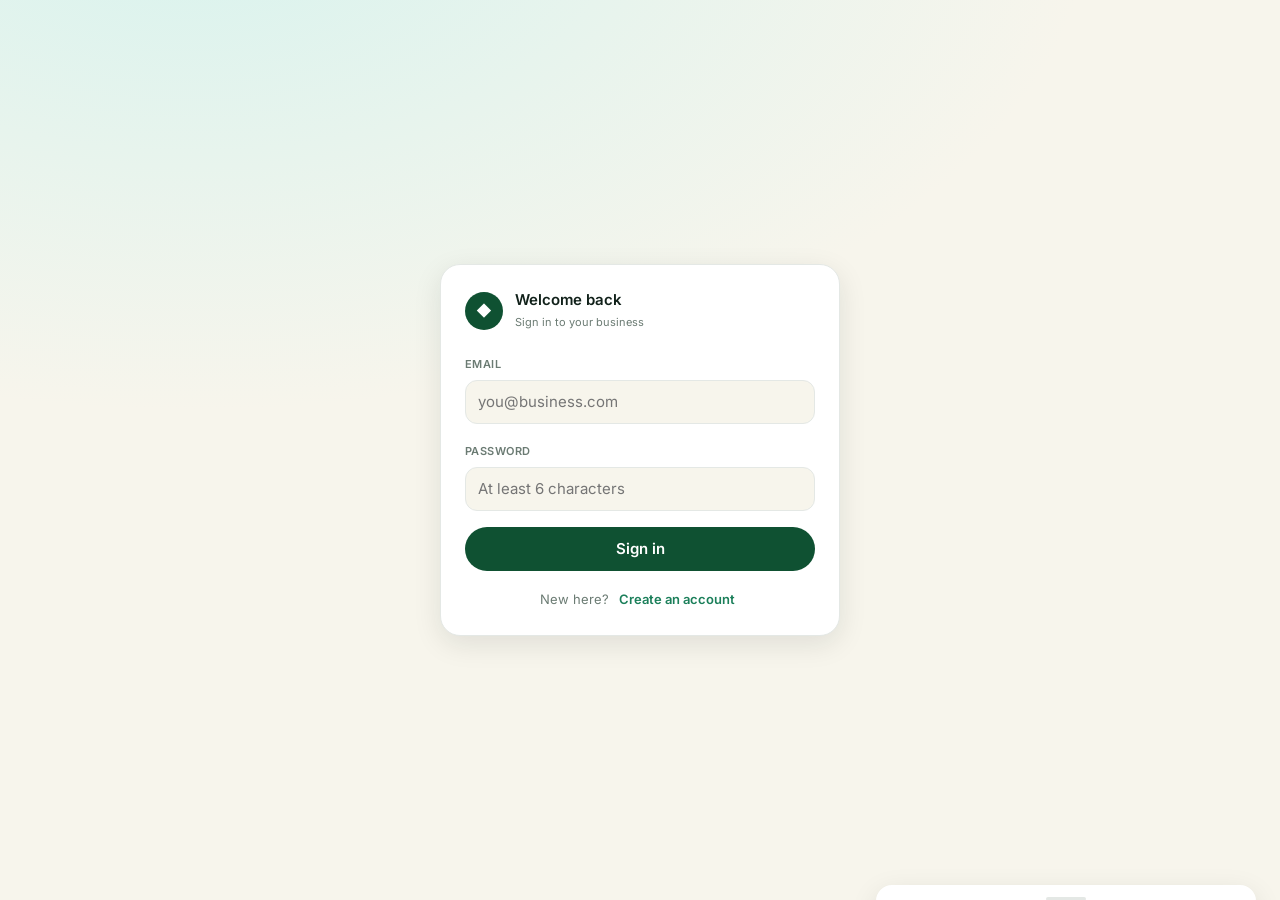
<file: ultimate-erp/app/index.html>
<!doctype html>
<html lang="en" data-theme="light">
<head>
<meta charset="utf-8">
<meta name="viewport" content="width=device-width, initial-scale=1">
<title>Ultimate ERP</title>
<link rel="preconnect" href="https://fonts.googleapis.com">
<link rel="preconnect" href="https://fonts.gstatic.com" crossorigin>
<link href="https://fonts.googleapis.com/css2?family=Inter:wght@400;500;600;700&display=swap" rel="stylesheet">
<link rel="stylesheet" href="tokens.css">
<style>
*{box-sizing:border-box}
body{margin:0;background:var(--bg);color:var(--text);font-family:var(--font);
  font-size:var(--fs-body);line-height:var(--lh-body);-webkit-font-smoothing:antialiased}
button,input,select,textarea{font:inherit;color:inherit}
h1,h2,h3{margin:0;color:var(--heading)}
.hidden{display:none !important}
.muted{color:var(--muted)} .sm{font-size:var(--fs-sm)} .xs{font-size:var(--fs-xs)}
.spacer{flex:1}
.row{display:flex;gap:var(--sp-3);align-items:center;flex-wrap:wrap}
.between{display:flex;justify-content:space-between;align-items:center;gap:var(--sp-3)}
.stack{display:grid;gap:var(--sp-3)} .stack>*{min-width:0}

/* ---------- auth ---------- */
.auth-wrap{min-height:100vh;display:grid;place-items:center;padding:var(--sp-5);
  background:radial-gradient(900px 500px at 15% -10%, var(--teal-100), transparent), var(--bg)}
.auth-card{width:100%;max-width:400px;background:var(--surface);border:1px solid var(--line);
  border-radius:var(--r-xl);box-shadow:var(--shadow-lg);padding:var(--sp-6)}
.auth-brand{display:flex;align-items:center;gap:var(--sp-3);margin-bottom:var(--sp-5)}
.mark{width:38px;height:38px;border-radius:50%;background:var(--primary);color:#fff;
  display:grid;place-items:center;font-weight:var(--fw-bold)}
label{display:block;font-size:var(--fs-xs);font-weight:var(--fw-semibold);color:var(--muted);
  margin-bottom:5px;text-transform:uppercase;letter-spacing:.04em}
.input{width:100%;min-height:var(--tap);border:1px solid var(--line);border-radius:var(--r-md);
  background:var(--bg);padding:0 var(--sp-3);outline:none}
textarea.input{padding:var(--sp-3);min-height:84px}
.input:focus{border-color:var(--primary);box-shadow:0 0 0 3px var(--teal-100)}
.field{margin-bottom:var(--sp-4)}
.msg{padding:var(--sp-3);border-radius:var(--r-md);font-size:var(--fs-sm);margin-bottom:var(--sp-4)}
.msg-error{background:var(--overdue-bg);color:var(--overdue-fg)}
.msg-ok{background:var(--paid-bg);color:var(--paid-fg)}
.msg-info{background:var(--pending-bg);color:var(--pending-fg)}
.switch-line{text-align:center;margin-top:var(--sp-4);font-size:var(--fs-sm)}
.linkish{color:var(--positive);font-weight:var(--fw-semibold);cursor:pointer;background:none;border:0}

/* ---------- shell ---------- */
.shell{display:grid;min-height:100vh;grid-template-columns:248px 1fr;
  grid-template-rows:auto 1fr;grid-template-areas:"side top" "side main"}
.sidebar{grid-area:side;background:var(--sidebar);color:var(--sidebar-text);
  padding:var(--sp-5) var(--sp-3);display:flex;flex-direction:column;gap:2px}
.sb-brand{display:flex;align-items:center;gap:var(--sp-3);padding:0 var(--sp-2) var(--sp-5)}
.sb-mark{width:34px;height:34px;border-radius:50%;background:rgba(255,255,255,.14);
  display:grid;place-items:center;color:#fff;font-weight:var(--fw-bold);flex:none}
.sb-name{color:#fff;font-weight:var(--fw-semibold);font-size:var(--fs-sm);line-height:1.15}
.sb-tag{font-size:10px;opacity:.65}
.sb-item{display:flex;align-items:center;gap:var(--sp-3);padding:10px var(--sp-3);
  border-radius:var(--r-sm);font-size:var(--fs-sm);font-weight:var(--fw-medium);cursor:pointer}
.sb-item:hover{background:rgba(255,255,255,.07);color:#fff}
.sb-item.active{background:var(--sidebar-active-bg);color:#fff;font-weight:var(--fw-semibold)}
.sb-ico{width:18px;text-align:center}
.topbar{grid-area:top;background:var(--surface);border-bottom:1px solid var(--line);
  padding:var(--sp-3) var(--sp-5);display:flex;align-items:center;gap:var(--sp-3);
  position:sticky;top:0;z-index:20}
.icon-btn{width:38px;height:38px;border-radius:50%;border:0;background:transparent;
  display:grid;place-items:center;cursor:pointer;font-size:16px;flex:none}
.avatar{width:32px;height:32px;border-radius:50%;background:var(--green-600);color:#fff;
  display:grid;place-items:center;font-size:12px;font-weight:var(--fw-semibold);flex:none}
.main{grid-area:main;padding:var(--sp-6);max-width:1280px;width:100%;min-width:0}
.page-head{display:flex;align-items:flex-end;gap:var(--sp-4);flex-wrap:wrap;margin-bottom:var(--sp-5)}
.page-head h1{font-size:var(--fs-h1);line-height:var(--lh-h1);font-weight:var(--fw-bold);letter-spacing:-.3px}
.page-sub{color:var(--muted);font-size:var(--fs-sm);margin-top:3px}
.bottom-nav{display:none}
.burger{display:none}

@media (max-width:900px){
  .shell{grid-template-columns:1fr;grid-template-areas:"top" "main"}
  .sidebar{display:none}
  .burger{display:grid}
  .topbar{padding:var(--sp-3) var(--sp-4)}
  .main{padding:var(--sp-4) var(--sp-4) 96px}
  .grid2{grid-template-columns:1fr !important}
  .who-name,.who-role{display:none}
  .bottom-nav{display:grid;position:fixed;left:0;right:0;bottom:0;z-index:30;
    background:var(--surface);border-top:1px solid var(--line);
    grid-template-columns:repeat(5,1fr);align-items:center;padding:var(--sp-2) 0 var(--sp-4)}
  .nav-item{display:grid;justify-items:center;gap:3px;color:var(--muted);
    font-size:9.5px;font-weight:var(--fw-semibold);cursor:pointer}
  .nav-item.active{color:var(--primary)}
  .nav-ico{font-size:17px;line-height:1}
  .fab{width:50px;height:50px;border-radius:50%;background:var(--primary);color:#fff;
    display:grid;place-items:center;font-size:24px;margin-top:-20px;border:0;cursor:pointer;
    box-shadow:0 5px 14px rgba(15,81,50,.35);justify-self:center}
}

/* ---------- pieces ---------- */
.card{background:var(--surface);border:1px solid var(--line);border-radius:var(--r-lg);box-shadow:var(--shadow-sm)}
.pad{padding:var(--sp-4)}
.btn{display:inline-flex;align-items:center;justify-content:center;gap:var(--sp-2);
  min-height:var(--tap);padding:0 var(--sp-5);border-radius:var(--r-pill);
  border:1px solid transparent;font-weight:var(--fw-semibold);cursor:pointer}
.btn[disabled]{opacity:.55;cursor:not-allowed}
.btn-primary{background:var(--primary);color:#fff}
.btn-secondary{background:var(--surface);color:var(--primary);border-color:var(--primary)}
.btn-ghost{background:transparent;border-color:var(--line)}
.btn-block{width:100%} .btn-sm{min-height:36px;padding:0 var(--sp-4);font-size:var(--fs-sm)}
.chip{display:inline-flex;align-items:center;gap:6px;padding:4px 11px;border-radius:var(--r-pill);
  font-size:var(--fs-xs);font-weight:var(--fw-semibold);white-space:nowrap}
.chip::before{content:"";width:6px;height:6px;border-radius:50%;background:currentColor}
.chip-paid{background:var(--paid-bg);color:var(--paid-fg)}
.chip-pending{background:var(--pending-bg);color:var(--pending-fg)}
.chip-overdue{background:var(--overdue-bg);color:var(--overdue-fg)}
.chip-processing{background:var(--processing-bg);color:var(--processing-fg)}
.chip-plain{background:var(--sand);color:var(--muted)}
.money{font-variant-numeric:tabular-nums;font-weight:var(--fw-semibold);color:var(--heading)}
.money-lg{font-size:var(--fs-display);line-height:var(--lh-display);font-weight:var(--fw-bold);letter-spacing:-.5px}
.neg{color:var(--negative)} .pos{color:var(--positive)}
.grid2{display:grid;gap:var(--sp-4);grid-template-columns:repeat(auto-fit,minmax(290px,1fr))}
.kv{display:flex;justify-content:space-between;gap:var(--sp-4);padding:8px 0}
.kv+.kv{border-top:1px solid var(--line)}
table{width:100%;border-collapse:collapse;background:var(--surface);
  border:1px solid var(--line);border-radius:var(--r-lg);overflow:hidden}
th{text-align:left;font-size:var(--fs-xs);text-transform:uppercase;letter-spacing:.05em;
  color:var(--muted);font-weight:var(--fw-semibold);padding:var(--sp-3) var(--sp-4);background:var(--sand)}
td{padding:var(--sp-3) var(--sp-4);border-top:1px solid var(--line);font-size:var(--fs-sm)}
td.num,th.num{text-align:right;font-variant-numeric:tabular-nums}
.tbl-wrap{overflow-x:auto}
.order{padding:var(--sp-4);background:var(--surface);border:1px solid var(--line);
  border-radius:var(--r-md);cursor:pointer}
.skeleton{background:linear-gradient(90deg,var(--sand),var(--line),var(--sand));
  background-size:200% 100%;animation:sk 1.2s linear infinite;border-radius:var(--r-md);height:72px}
@keyframes sk{0%{background-position:200% 0}100%{background-position:-200% 0}}
.empty{padding:40px 20px;text-align:center;color:var(--muted)}
#toast{position:fixed;bottom:88px;left:50%;transform:translateX(-50%) translateY(16px);opacity:0;
  background:var(--ink-900);color:var(--cream);padding:11px 18px;border-radius:var(--r-pill);
  font-weight:var(--fw-semibold);z-index:99;transition:.2s;pointer-events:none;max-width:90vw}
#toast.show{opacity:1;transform:translateX(-50%) translateY(0)}
#toast.err{background:var(--overdue-fg);color:#fff}
.scrim{position:fixed;inset:0;background:rgba(10,20,16,.45);z-index:40;opacity:0;
  pointer-events:none;transition:opacity .18s}
.scrim.open{opacity:1;pointer-events:auto}
.drawer{position:fixed;top:0;bottom:0;left:0;width:min(84vw,310px);z-index:50;background:var(--surface);
  transform:translateX(-100%);transition:transform .22s;display:flex;flex-direction:column;overflow-y:auto}
.drawer.open{transform:translateX(0)}
.drawer-head{display:flex;align-items:center;gap:var(--sp-3);padding:var(--sp-5) var(--sp-4);
  border-bottom:1px solid var(--line)}
.drawer-item{display:flex;align-items:center;gap:var(--sp-3);padding:13px var(--sp-3);
  border-radius:var(--r-sm);cursor:pointer;margin:0 var(--sp-3)}
.drawer-item.active{background:var(--complete-bg);color:var(--complete-fg);font-weight:var(--fw-semibold)}
.sheet{position:fixed;left:0;right:0;bottom:0;z-index:50;background:var(--surface);
  border-radius:var(--r-xl) var(--r-xl) 0 0;padding:var(--sp-3) var(--sp-4) var(--sp-6);
  transform:translateY(110%);transition:transform .22s;box-shadow:var(--shadow-lg);max-height:88vh;overflow-y:auto}
.sheet.open{transform:translateY(0)}
.sheet-grip{width:40px;height:4px;border-radius:var(--r-pill);background:var(--line);margin:0 auto var(--sp-4)}
@media (min-width:901px){ .sheet{left:auto;right:var(--sp-6);bottom:var(--sp-6);width:380px;border-radius:var(--r-lg)} }
.sheet-action{display:flex;align-items:center;gap:var(--sp-3);padding:var(--sp-3);width:100%;
  border:1px solid var(--line);border-radius:var(--r-md);cursor:pointer;background:var(--surface);
  text-align:left;min-height:var(--tap);margin-bottom:var(--sp-2)}
.sa-ico{width:36px;height:36px;border-radius:var(--r-sm);display:grid;place-items:center;
  background:var(--complete-bg);color:var(--complete-fg);flex:none}
.stepper{display:flex;padding:var(--sp-4) 0 var(--sp-2)}
.step{flex:1;text-align:center;position:relative;min-width:0}
.step::before{content:"";position:absolute;top:13px;left:-50%;width:100%;height:2px;background:var(--line)}
.step:first-child::before{display:none}
.step.done::before,.step.now::before{background:var(--green-600)}
.dot{width:26px;height:26px;border-radius:50%;margin:0 auto var(--sp-2);display:grid;place-items:center;
  background:var(--sand);color:var(--muted);font-size:12px;position:relative;z-index:1;border:2px solid var(--bg)}
.step.done .dot{background:var(--green-600);color:#fff}
.step.now .dot{background:var(--surface);color:var(--green-600);
  box-shadow:0 0 0 2px var(--green-600) inset,0 0 0 4px var(--teal-100)}
.step .lbl{font-size:10px;font-weight:var(--fw-semibold);color:var(--muted)}
.step.done .lbl,.step.now .lbl{color:var(--heading)}
</style>
</head>
<body>

<!-- ============ AUTH ============ -->
<div class="auth-wrap" id="authScreen">
  <form class="auth-card" id="authForm" autocomplete="on">
    <div class="auth-brand"><div class="mark">◆</div>
      <div><div style="font-weight:600;color:var(--heading)" id="authTitle">Welcome back</div>
        <div class="xs muted" id="authSub">Sign in to your business</div></div></div>
    <div id="authMsg"></div>
    <div class="field hidden" id="nameField">
      <label for="fullName">Your name</label>
      <input class="input" id="fullName" autocomplete="name" placeholder="Ada Johnson">
    </div>
    <div class="field"><label for="email">Email</label>
      <input class="input" id="email" type="email" autocomplete="email" required placeholder="you@business.com"></div>
    <div class="field"><label for="password">Password</label>
      <input class="input" id="password" type="password" autocomplete="current-password" required placeholder="At least 6 characters"></div>
    <button class="btn btn-primary btn-block" type="submit" id="authBtn">Sign in</button>
    <div class="switch-line muted">
      <span id="switchText">New here?</span>
      <button type="button" class="linkish" id="switchBtn">Create an account</button>
    </div>
  </form>
</div>

<!-- ============ ONBOARDING ============ -->
<div class="auth-wrap hidden" id="onboardScreen">
  <form class="auth-card" id="onboardForm">
    <div class="auth-brand"><div class="mark">◆</div>
      <div><div style="font-weight:600;color:var(--heading)">Set up your business</div>
        <div class="xs muted">This takes about twenty seconds</div></div></div>
    <div id="onboardMsg"></div>
    <div class="field"><label for="bizName">Business name</label>
      <input class="input" id="bizName" required placeholder="Sweet Things Bakery"></div>
    <div class="field"><label for="bizType">What kind of business</label>
      <select class="input" id="bizType">
        <option value="bakery">Bakery or food production</option>
        <option value="distribution">Distribution or wholesale</option>
        <option value="retail">Retail or shop</option>
        <option value="manufacturing">Manufacturing</option>
        <option value="services">Services</option>
        <option value="other">Something else</option>
      </select></div>
    <div class="field">
      <label style="text-transform:none;font-size:var(--fs-sm);color:var(--text);font-weight:500">
        <input type="checkbox" id="withDemo" checked style="margin-right:8px">
        Start with sample data so the screens are not empty</label>
    </div>
    <button class="btn btn-primary btn-block" type="submit" id="onboardBtn">Create my business</button>
    <div class="switch-line"><button type="button" class="linkish" id="signOutEarly">Sign out</button></div>
  </form>
</div>

<!-- ============ APP ============ -->
<div class="shell hidden" id="appShell">
  <aside class="sidebar">
    <div class="sb-brand"><div class="sb-mark">◆</div>
      <div><div class="sb-name" id="sbCompany">—</div><div class="sb-tag">Your Business, Simplified</div></div></div>
    <div id="sbNav"></div>
  </aside>
  <header class="topbar">
    <button class="icon-btn burger" id="burgerBtn" title="Menu">☰</button>
    <div class="spacer"></div>
    <span class="xs muted" id="syncState">Live</span>
    <button class="icon-btn" id="themeBtn" title="Theme">🌙</button>
    <div class="row" style="gap:var(--sp-2)">
      <div class="avatar" id="userAvatar">?</div>
      <div><div class="sm who-name" style="font-weight:600;line-height:1.1" id="userName">—</div>
        <div class="xs muted who-role" id="userRole">—</div></div>
    </div>
    <button class="btn btn-ghost btn-sm" id="signOutBtn">Sign out</button>
  </header>
  <main class="main" id="view"></main>
</div>

<nav class="bottom-nav" id="bottomNav"></nav>
<div class="scrim" id="scrim"></div>
<aside class="drawer" id="drawer">
  <div class="drawer-head"><div class="mark" style="width:34px;height:34px">◆</div>
    <div><div style="font-weight:600;color:var(--heading)" id="drawerCompany">—</div>
      <div class="xs muted" id="drawerRole">—</div></div>
    <button class="icon-btn" style="margin-left:auto" id="drawerClose">✕</button></div>
  <div id="drawerNav" style="padding:var(--sp-3) 0"></div>
</aside>
<div class="sheet" id="sheet">
  <div class="sheet-grip"></div>
  <div style="font-weight:700;color:var(--heading);font-size:var(--fs-h2);margin-bottom:var(--sp-3)" id="sheetTitle">Add new</div>
  <div id="sheetBody"></div>
</div>
<div id="toast"></div>

<!-- vendored rather than loaded from a CDN: one less thing to fail on a weak connection -->
<script src="vendor/supabase.js"></script>
<script src="config.js"></script>
<script type="module" src="app.js"></script>
</body>
</html>
</file>
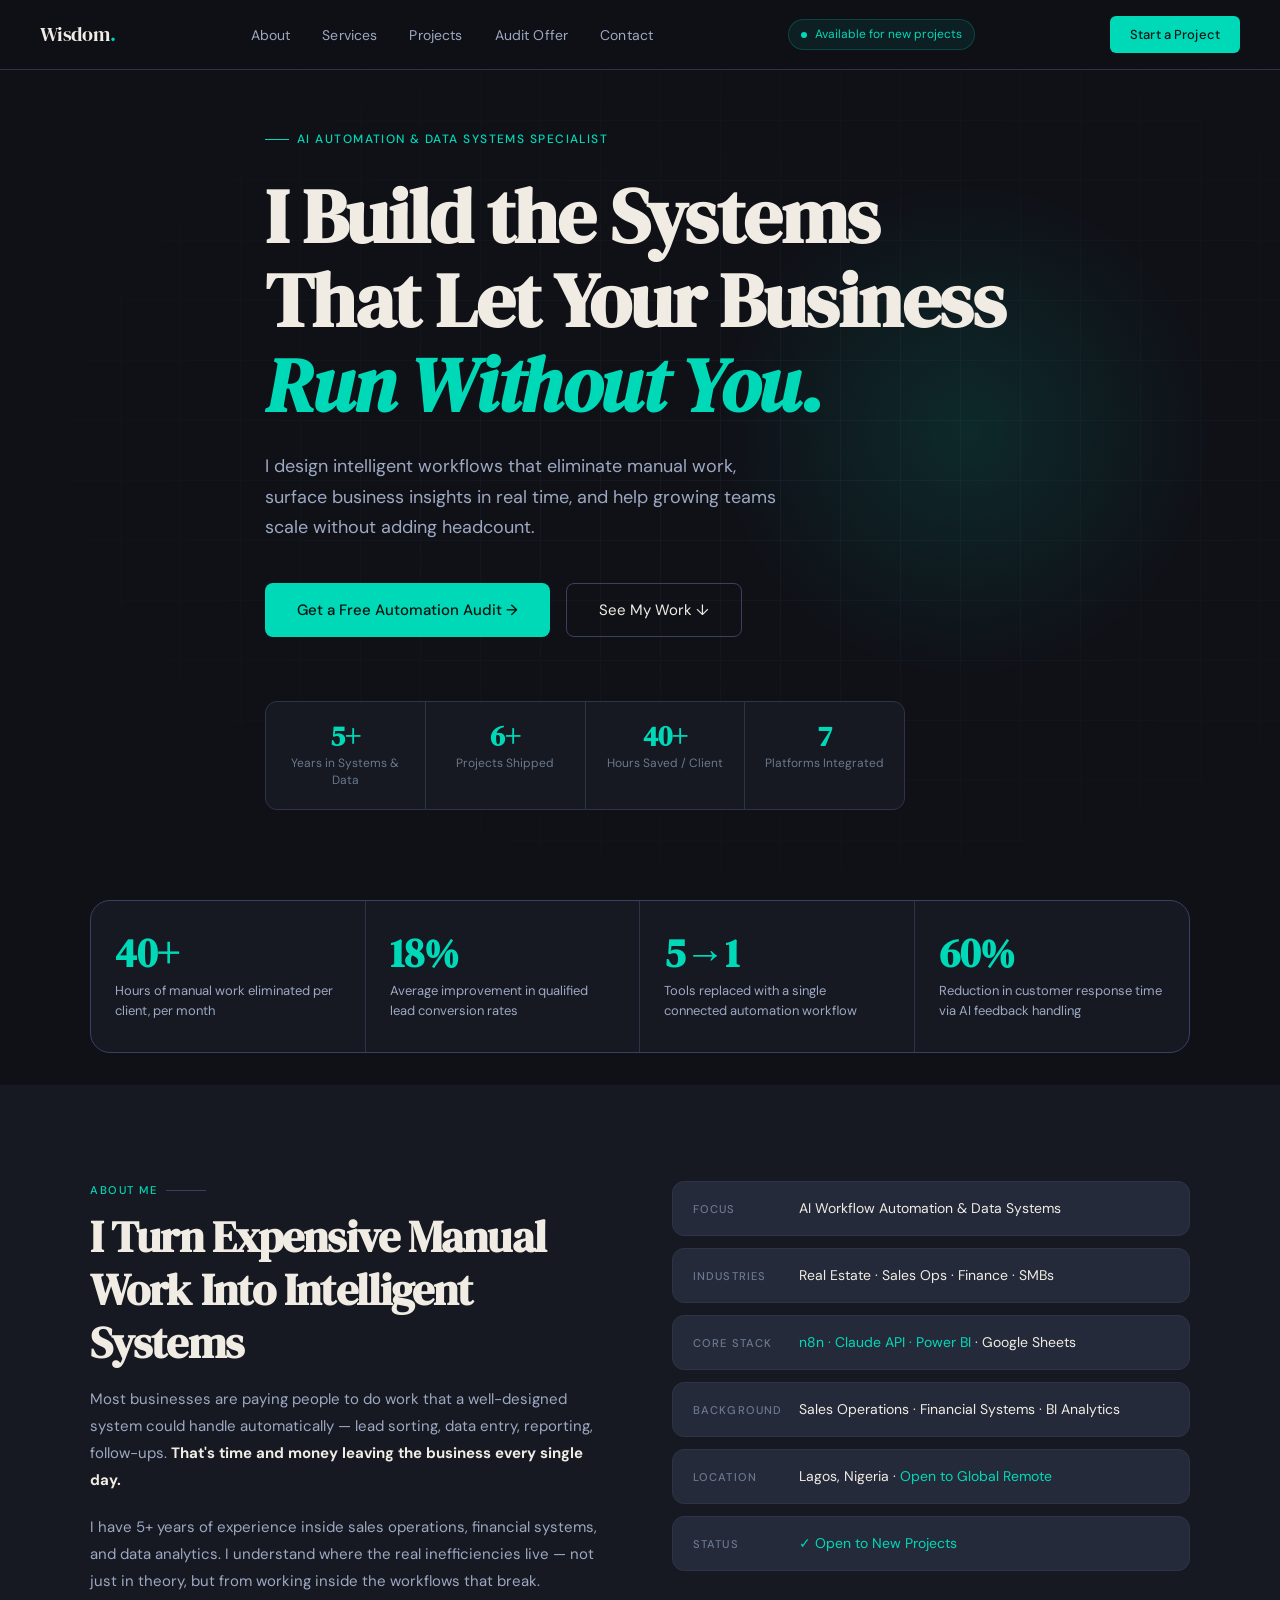
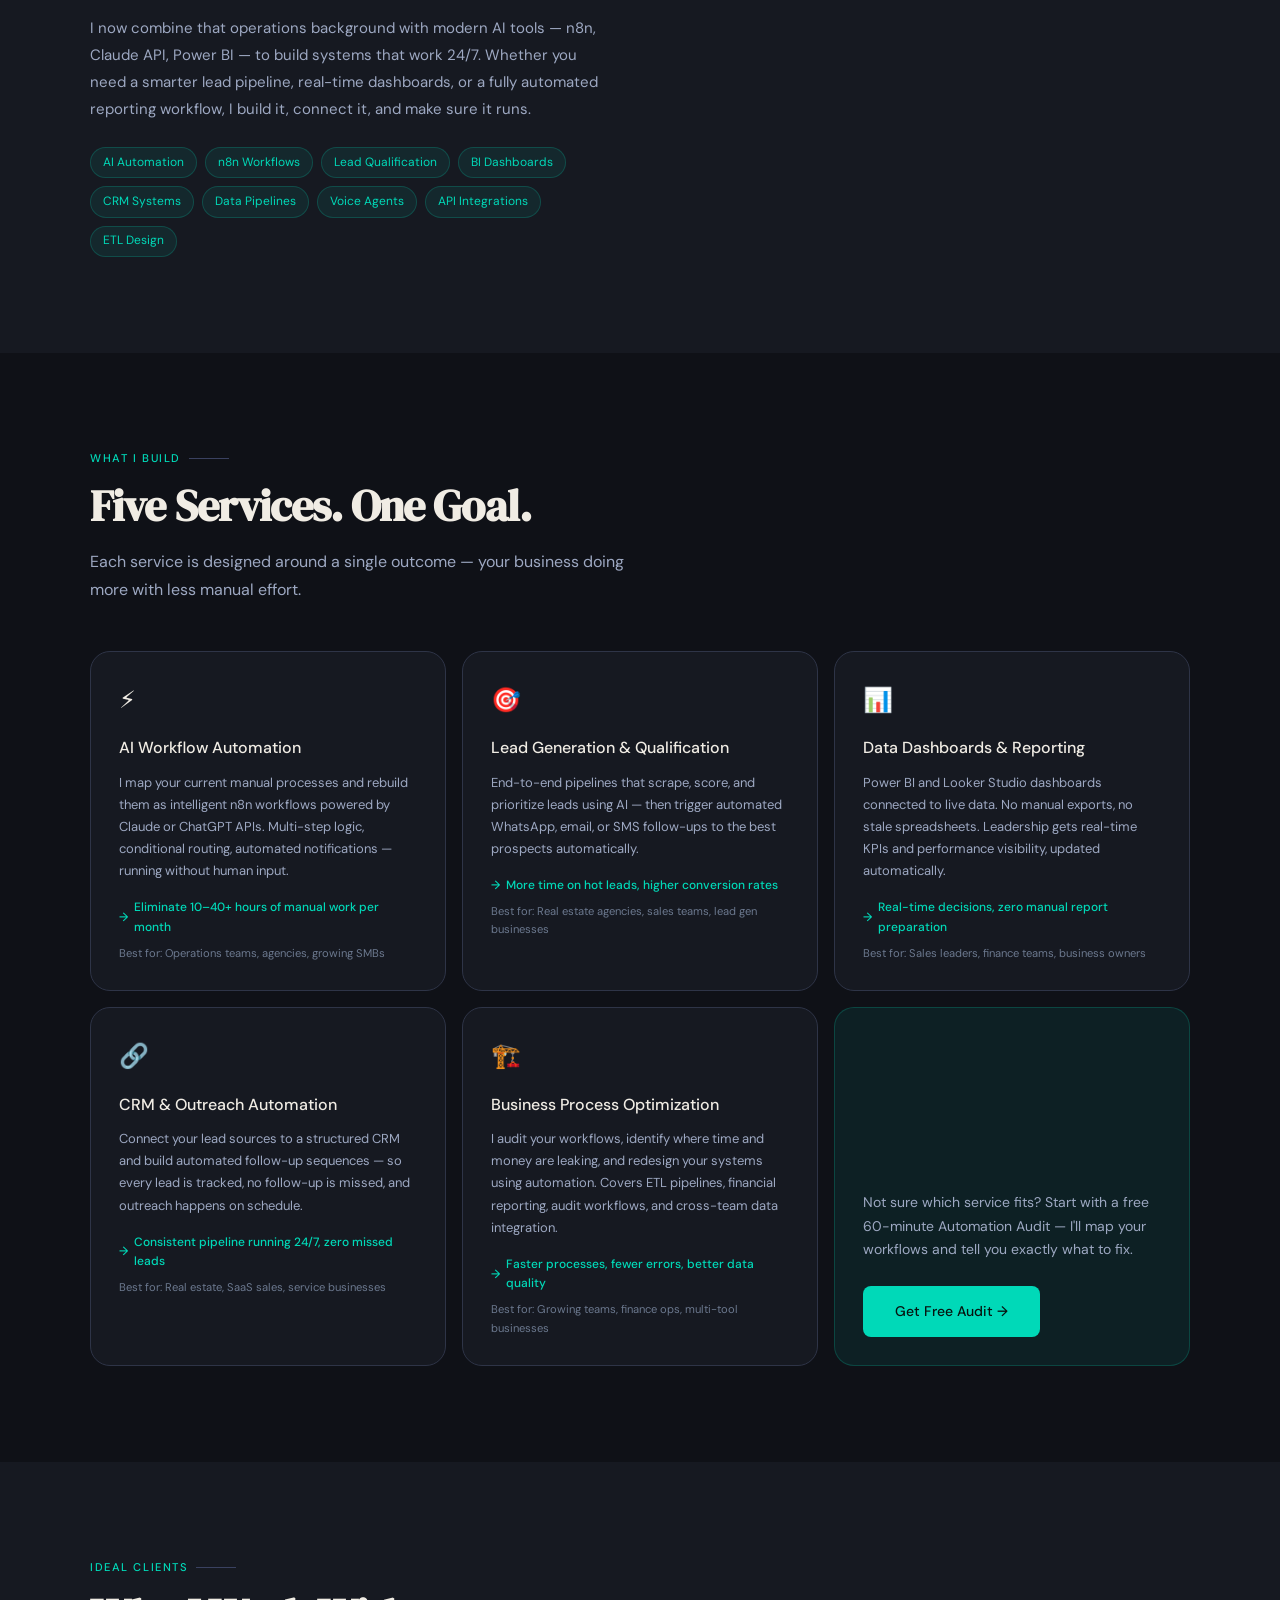
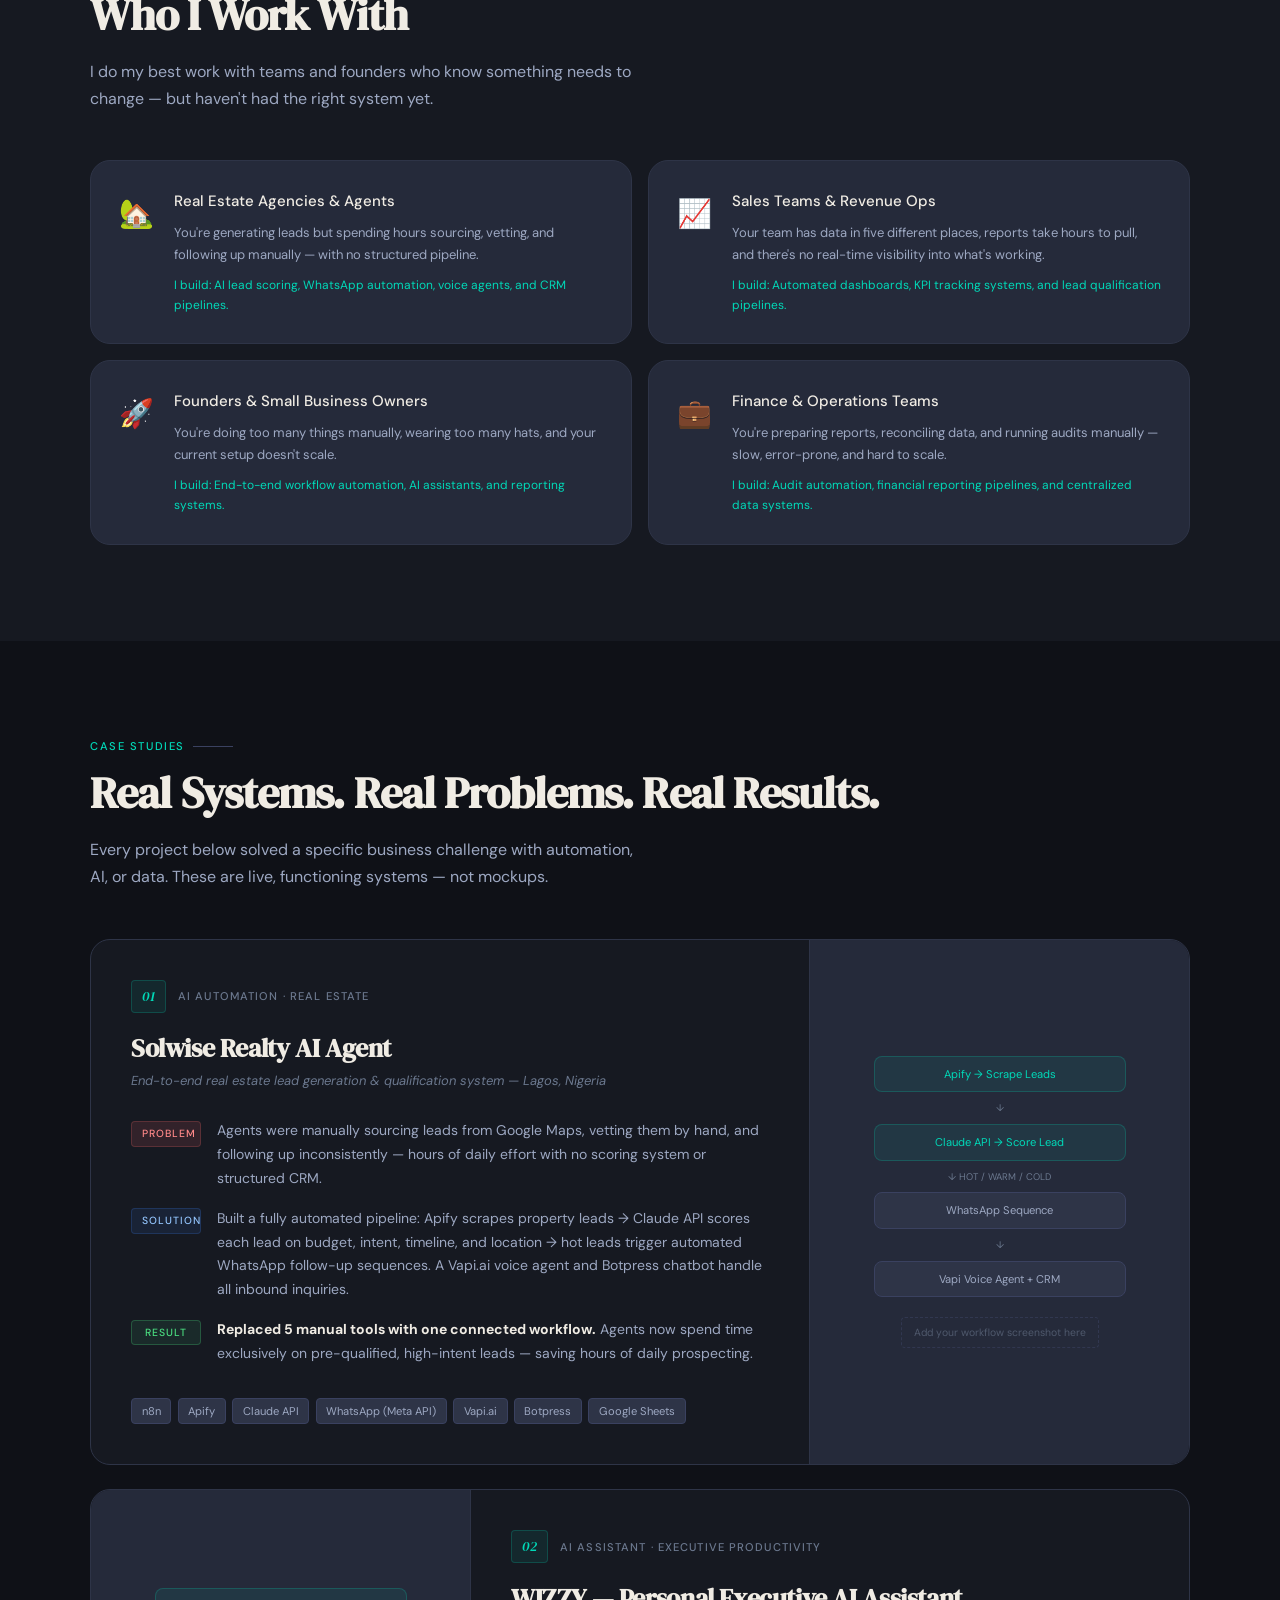
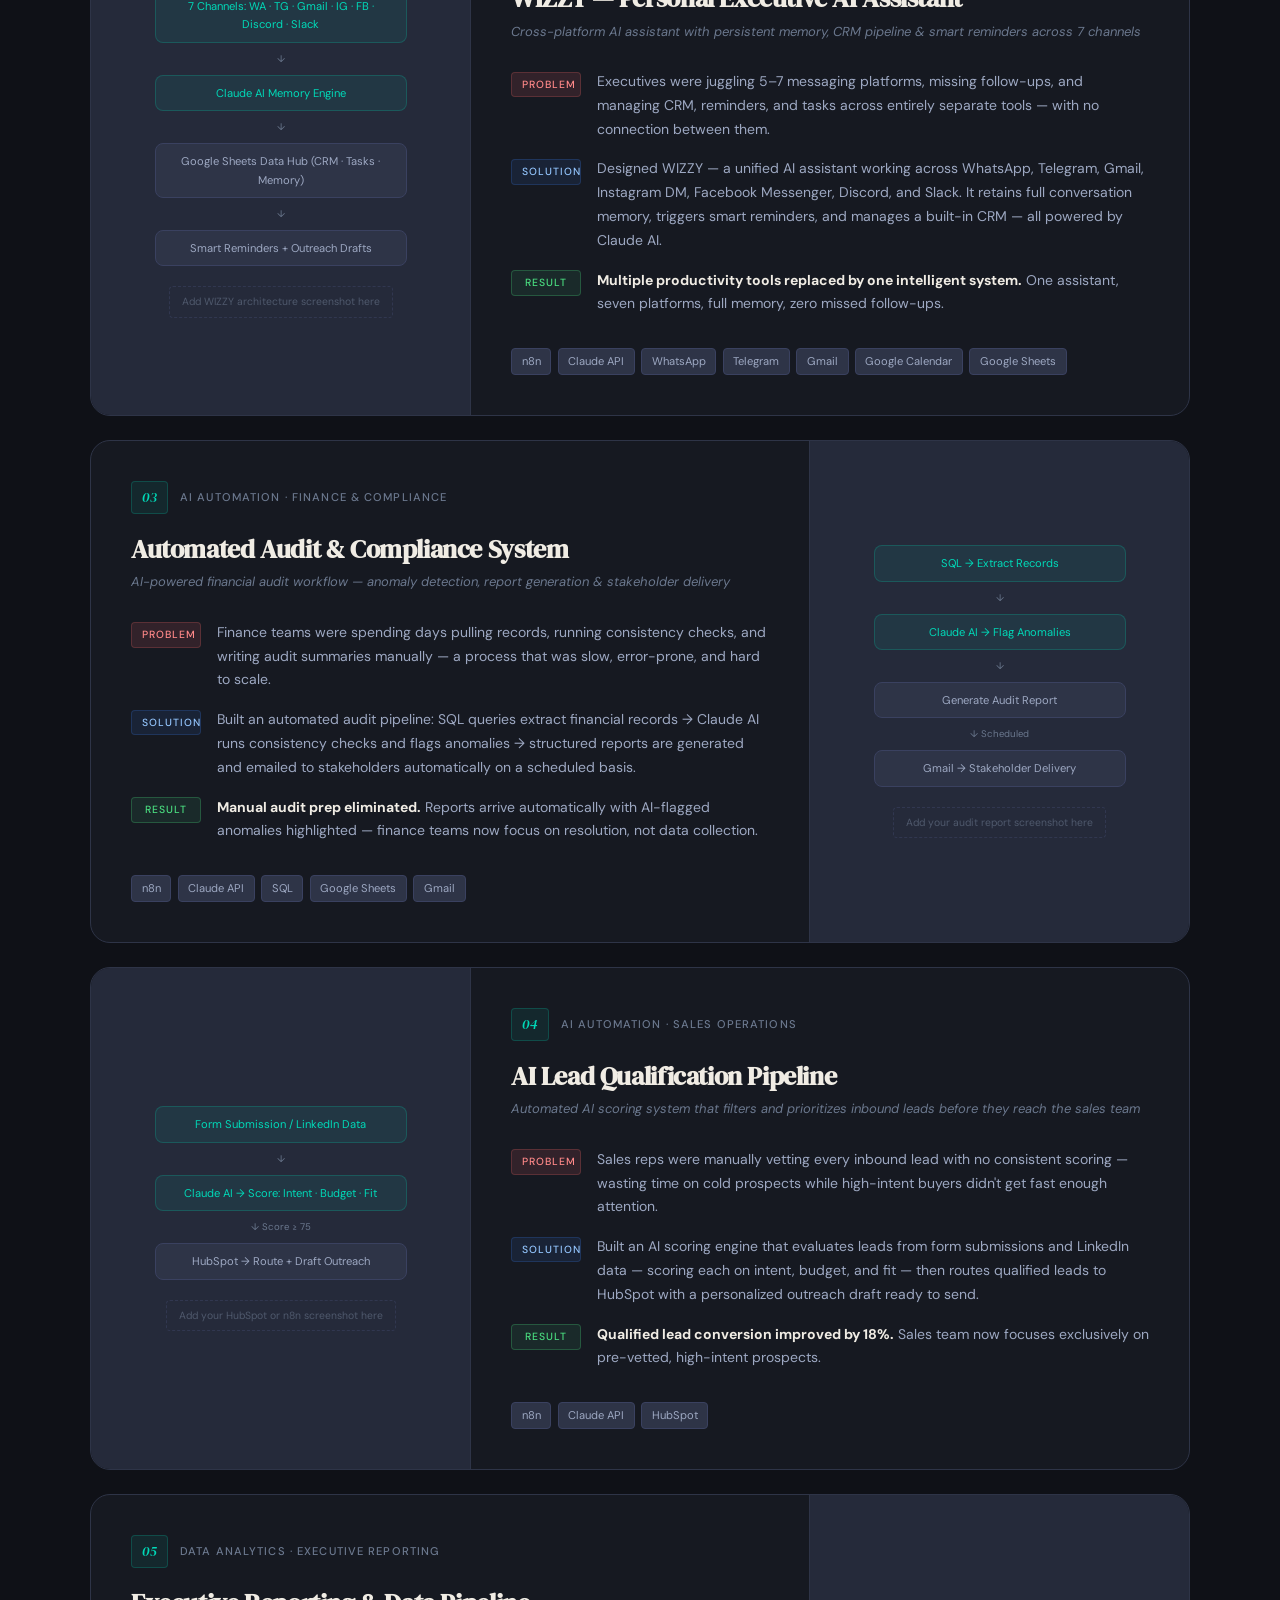
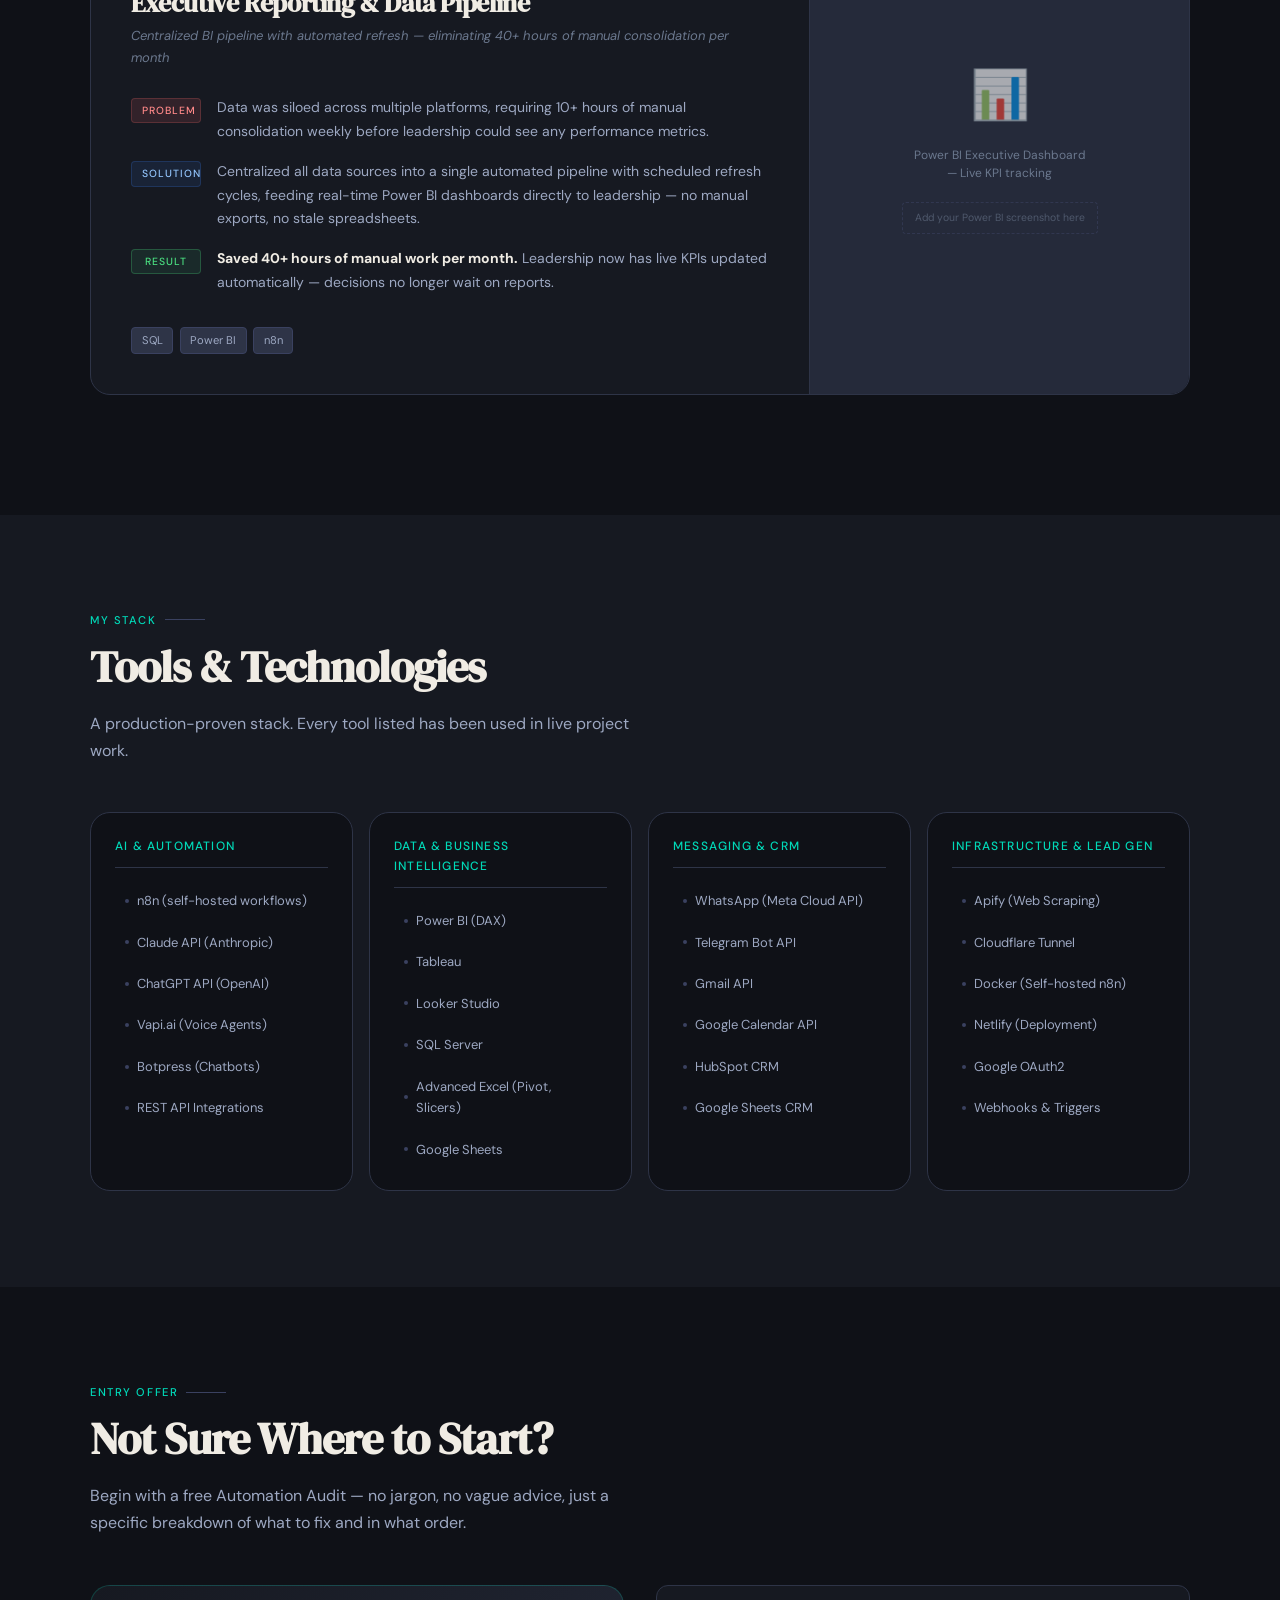
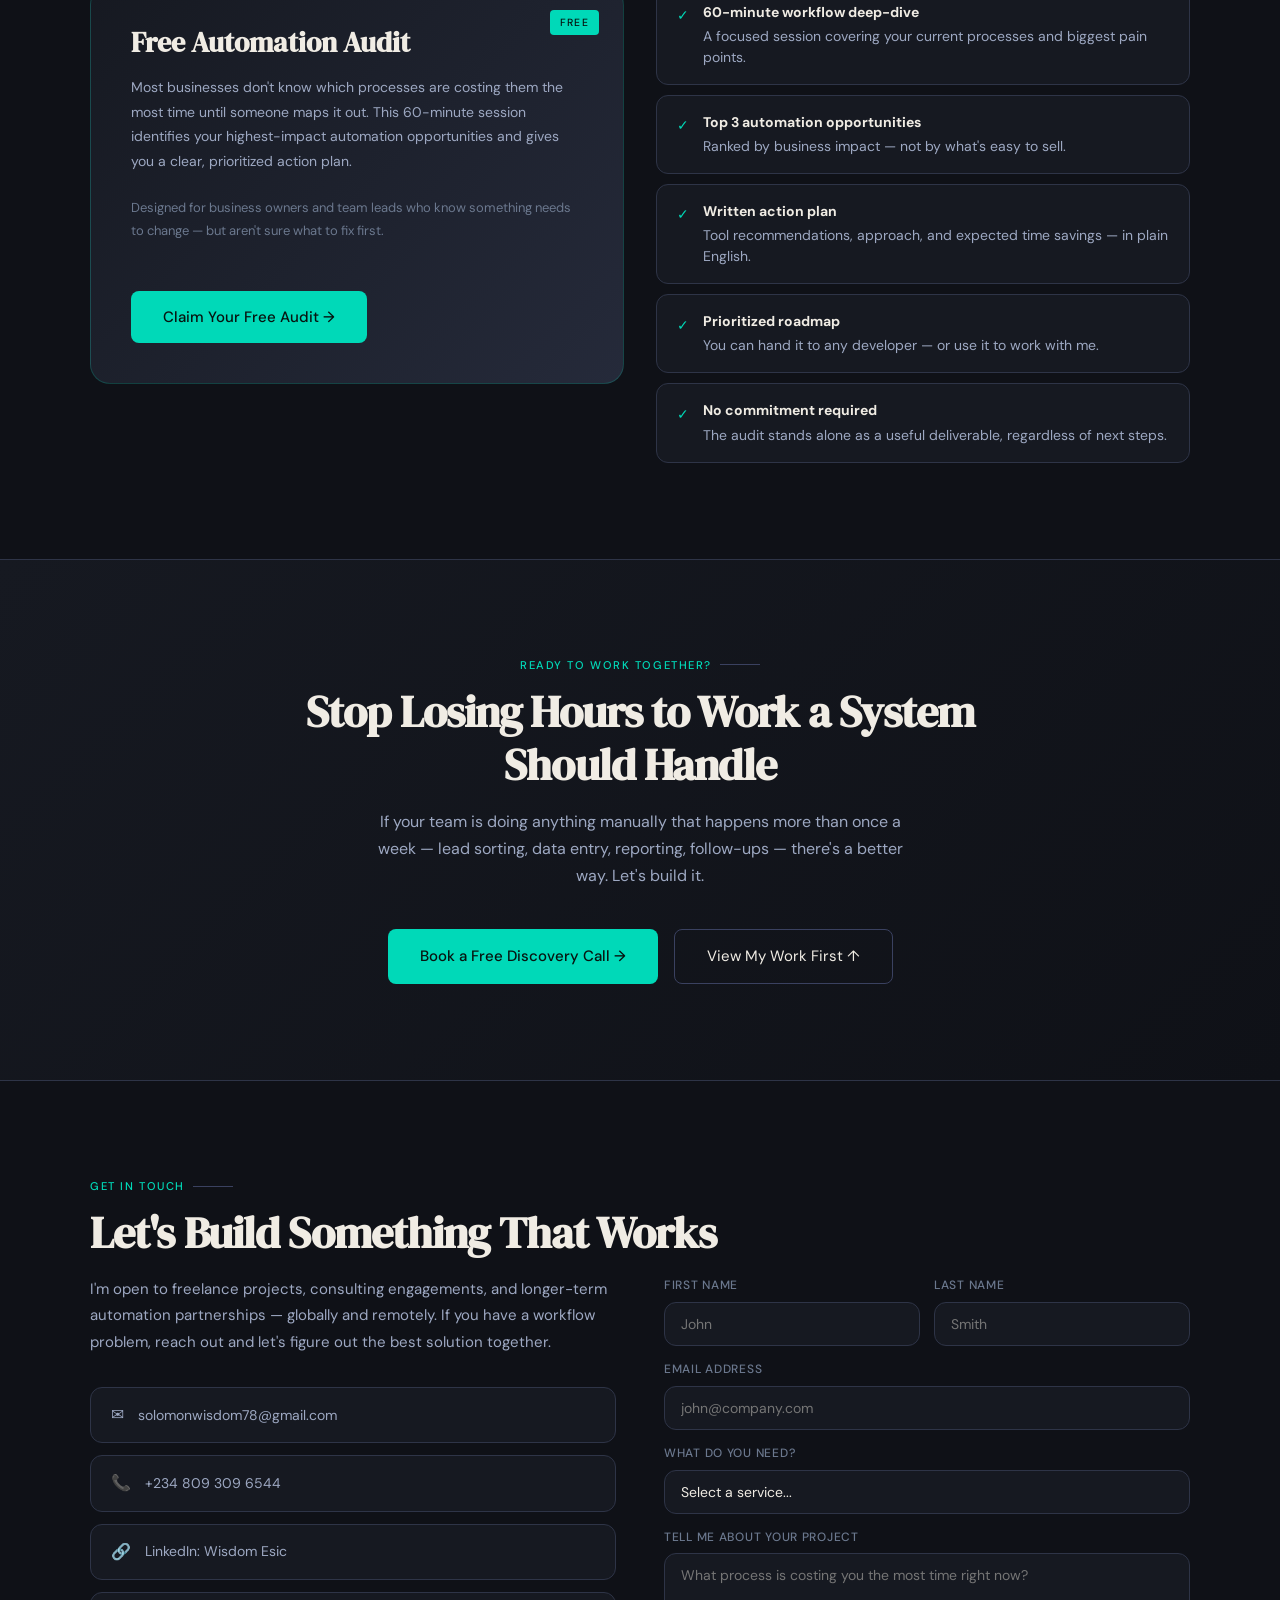
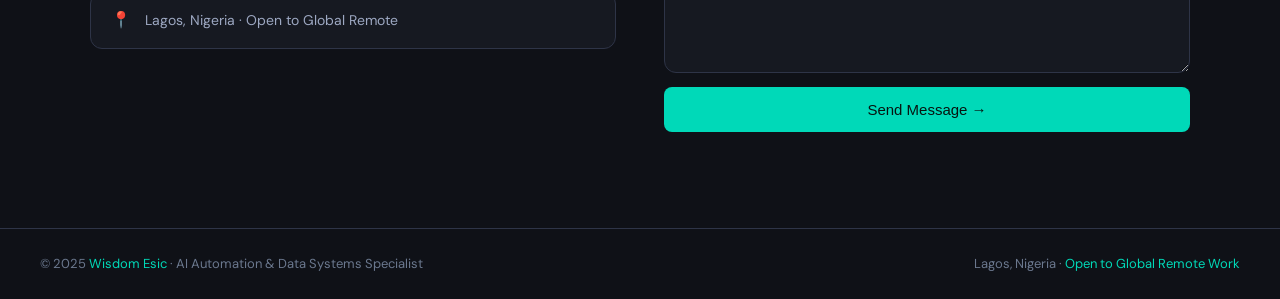
<file: index.html.html>
<!DOCTYPE html>
<html lang="en">
<head>
<meta charset="UTF-8"/>
<meta name="viewport" content="width=device-width, initial-scale=1.0"/>
<title>Wisdom Esic — AI Automation & Data Systems Specialist</title>
<link rel="preconnect" href="https://fonts.googleapis.com"/>
<link rel="preconnect" href="https://fonts.gstatic.com" crossorigin/>
<link href="https://fonts.googleapis.com/css2?family=DM+Serif+Display:ital@0;1&family=DM+Sans:ital,opsz,wght@0,9..40,300;0,9..40,400;0,9..40,500;1,9..40,300&display=swap" rel="stylesheet"/>
<style>
:root{
  --bg:#0f1117;
  --bg2:#161921;
  --bg3:#1e2230;
  --surface:#252a3a;
  --surface2:#2e3447;
  --border:#2e3447;
  --border2:#3a4160;
  --text:#f0ece4;
  --text2:#9da8c2;
  --text3:#6b788e;
  --teal:#00d9b8;
  --teal-dim:#00a88f;
  --teal-bg:rgba(0,217,184,.08);
  --teal-border:rgba(0,217,184,.2);
  --amber:#f5a623;
  --amber-bg:rgba(245,166,35,.09);
  --red:#ff6b6b;
  --green:#4ade80;
  --green-bg:rgba(74,222,128,.09);
  --font-display:'DM Serif Display',Georgia,serif;
  --font-body:'DM Sans',system-ui,sans-serif;
  --radius:12px;
  --radius-lg:20px;
  --transition:0.25s cubic-bezier(.4,0,.2,1);
}
*{box-sizing:border-box;margin:0;padding:0}
html{scroll-behavior:smooth;font-size:16px}
body{background:var(--bg);color:var(--text);font-family:var(--font-body);font-weight:400;line-height:1.65;-webkit-font-smoothing:antialiased}

/* ── SCROLLBAR ── */
::-webkit-scrollbar{width:5px}
::-webkit-scrollbar-track{background:var(--bg)}
::-webkit-scrollbar-thumb{background:var(--border2);border-radius:4px}

/* ── NAV ── */
nav{
  position:fixed;top:0;left:0;right:0;z-index:100;
  display:flex;align-items:center;justify-content:space-between;
  padding:1rem 2.5rem;
  background:rgba(15,17,23,.85);
  backdrop-filter:blur(16px);
  border-bottom:1px solid var(--border);
}
.nav-logo{font-family:var(--font-display);font-size:1.25rem;color:var(--text);text-decoration:none;letter-spacing:-.01em}
.nav-logo span{color:var(--teal)}
.nav-links{display:flex;gap:2rem;list-style:none}
.nav-links a{color:var(--text2);text-decoration:none;font-size:.875rem;font-weight:400;letter-spacing:.01em;transition:color var(--transition)}
.nav-links a:hover{color:var(--text)}
.nav-cta{
  background:var(--teal);color:#0a1a17;font-weight:500;font-size:.8125rem;
  padding:.5rem 1.25rem;border-radius:6px;text-decoration:none;letter-spacing:.01em;
  transition:background var(--transition),transform var(--transition);
}
.nav-cta:hover{background:var(--teal-dim);transform:translateY(-1px)}
.nav-badge{
  display:flex;align-items:center;gap:.5rem;font-size:.75rem;color:var(--teal);
  background:var(--teal-bg);border:1px solid var(--teal-border);
  padding:.3rem .75rem;border-radius:20px;
}
.nav-badge::before{content:'';width:6px;height:6px;background:var(--teal);border-radius:50%;animation:pulse 2s infinite}
@keyframes pulse{0%,100%{opacity:1}50%{opacity:.4}}
.hamburger{display:none;background:none;border:none;cursor:pointer;flex-direction:column;gap:5px;padding:4px}
.hamburger span{display:block;width:22px;height:1.5px;background:var(--text2);border-radius:2px;transition:var(--transition)}
.mobile-menu{display:none}

/* ── HERO ── */
#hero{
  min-height:100vh;display:flex;align-items:center;
  padding:6rem 2.5rem 4rem;
  position:relative;overflow:hidden;
}
.hero-grid{
  position:absolute;inset:0;
  background-image:linear-gradient(var(--border) 1px,transparent 1px),linear-gradient(90deg,var(--border) 1px,transparent 1px);
  background-size:60px 60px;
  opacity:.25;
  mask-image:radial-gradient(ellipse 70% 60% at 60% 50%,black 0%,transparent 100%);
}
.hero-glow{
  position:absolute;top:20%;right:5%;width:500px;height:500px;
  background:radial-gradient(circle,rgba(0,217,184,.12) 0%,transparent 70%);
  pointer-events:none;
}
.hero-inner{max-width:1100px;margin:0 auto;position:relative;z-index:1}
.hero-eyebrow{
  display:inline-flex;align-items:center;gap:.5rem;
  font-size:.75rem;font-weight:500;letter-spacing:.12em;text-transform:uppercase;
  color:var(--teal);margin-bottom:1.5rem;
}
.hero-eyebrow::before{content:'';width:24px;height:1px;background:var(--teal)}
.hero-h1{
  font-family:var(--font-display);
  font-size:clamp(2.8rem,6vw,5rem);
  line-height:1.1;letter-spacing:-.02em;
  color:var(--text);margin-bottom:1.5rem;
  max-width:750px;
}
.hero-h1 em{font-style:italic;color:var(--teal)}
.hero-sub{
  font-size:1.125rem;color:var(--text2);
  max-width:520px;margin-bottom:2.5rem;line-height:1.7;
}
.hero-actions{display:flex;gap:1rem;flex-wrap:wrap;margin-bottom:4rem}
.btn-primary{
  display:inline-flex;align-items:center;gap:.5rem;
  background:var(--teal);color:#071410;font-weight:500;font-size:.9375rem;
  padding:.875rem 2rem;border-radius:8px;text-decoration:none;
  transition:background var(--transition),transform var(--transition),box-shadow var(--transition);
}
.btn-primary:hover{background:var(--teal-dim);transform:translateY(-2px);box-shadow:0 12px 32px rgba(0,217,184,.25)}
.btn-secondary{
  display:inline-flex;align-items:center;gap:.5rem;
  background:transparent;color:var(--text);font-weight:400;font-size:.9375rem;
  padding:.875rem 2rem;border-radius:8px;text-decoration:none;
  border:1px solid var(--border2);
  transition:border-color var(--transition),background var(--transition),transform var(--transition);
}
.btn-secondary:hover{border-color:var(--teal);background:var(--teal-bg);transform:translateY(-2px)}
.hero-stats{
  display:grid;grid-template-columns:repeat(4,1fr);gap:1px;
  background:var(--border);border:1px solid var(--border);
  border-radius:var(--radius);overflow:hidden;max-width:640px;
}
.hero-stat{
  background:var(--bg2);padding:1.25rem 1rem;text-align:center;
}
.hero-stat strong{display:block;font-family:var(--font-display);font-size:1.75rem;color:var(--teal);line-height:1}
.hero-stat span{font-size:.75rem;color:var(--text3);line-height:1.4;margin-top:.3rem;display:block}

/* ── SECTION COMMON ── */
section{padding:6rem 2.5rem}
.container{max-width:1100px;margin:0 auto}
.section-kicker{
  font-size:.7rem;font-weight:500;letter-spacing:.14em;text-transform:uppercase;
  color:var(--teal);margin-bottom:.75rem;display:flex;align-items:center;gap:.5rem;
}
.section-kicker::after{content:'';flex:1;height:1px;background:var(--border2);max-width:40px}
.section-title{
  font-family:var(--font-display);
  font-size:clamp(1.75rem,3.5vw,2.75rem);
  line-height:1.2;letter-spacing:-.02em;
  margin-bottom:1rem;color:var(--text);
}
.section-sub{font-size:1rem;color:var(--text2);max-width:560px;margin-bottom:3rem;line-height:1.7}

/* ── RESULTS STRIP ── */
#results{padding:0 2.5rem;margin-bottom:2rem}
.results-strip{
  max-width:1100px;margin:0 auto;
  display:grid;grid-template-columns:repeat(4,1fr);
  border:1px solid var(--border2);border-radius:var(--radius-lg);
  overflow:hidden;background:var(--bg2);
}
.result-item{
  padding:2rem 1.5rem;border-right:1px solid var(--border);
  position:relative;transition:background var(--transition);
}
.result-item:last-child{border-right:none}
.result-item:hover{background:var(--surface)}
.result-item strong{
  font-family:var(--font-display);font-size:2.5rem;color:var(--teal);
  display:block;line-height:1;margin-bottom:.5rem;
}
.result-item p{font-size:.8125rem;color:var(--text2);line-height:1.5}

/* ── ABOUT ── */
#about{background:var(--bg2)}
.about-grid{display:grid;grid-template-columns:1fr 1fr;gap:4rem;align-items:start}
.about-text p{color:var(--text2);line-height:1.8;margin-bottom:1.25rem;font-size:.9375rem}
.about-text p strong{color:var(--text)}
.about-tags{display:flex;flex-wrap:wrap;gap:.5rem;margin-top:1.5rem}
.tag{
  font-size:.75rem;color:var(--teal);background:var(--teal-bg);
  border:1px solid var(--teal-border);padding:.3rem .75rem;border-radius:20px;
}
.about-info{display:flex;flex-direction:column;gap:.75rem}
.info-row{
  display:flex;gap:1rem;align-items:flex-start;padding:1rem 1.25rem;
  background:var(--surface);border-radius:var(--radius);border:1px solid var(--border);
}
.info-row .info-label{font-size:.7rem;font-weight:500;letter-spacing:.1em;text-transform:uppercase;color:var(--text3);flex-shrink:0;width:90px;padding-top:.1rem}
.info-row .info-val{font-size:.875rem;color:var(--text);line-height:1.5}
.info-row .info-val .highlight{color:var(--teal)}

/* ── SERVICES ── */
.services-grid{display:grid;grid-template-columns:repeat(3,1fr);gap:1rem}
.service-card{
  background:var(--bg2);border:1px solid var(--border);border-radius:var(--radius-lg);
  padding:1.75rem;transition:border-color var(--transition),transform var(--transition),background var(--transition);
  position:relative;overflow:hidden;
}
.service-card::before{
  content:'';position:absolute;top:0;left:0;right:0;height:1px;
  background:linear-gradient(90deg,transparent,var(--teal),transparent);
  opacity:0;transition:opacity var(--transition);
}
.service-card:hover{border-color:var(--border2);transform:translateY(-4px);background:var(--surface)}
.service-card:hover::before{opacity:1}
.svc-icon{font-size:1.5rem;margin-bottom:1rem;display:block}
.svc-title{font-size:1rem;font-weight:500;color:var(--text);margin-bottom:.625rem}
.svc-desc{font-size:.8125rem;color:var(--text2);line-height:1.7;margin-bottom:1rem}
.svc-result{font-size:.75rem;color:var(--teal);font-weight:500;display:flex;align-items:center;gap:.4rem}
.svc-result::before{content:'→'}
.svc-for{font-size:.7rem;color:var(--text3);margin-top:.375rem}

/* ── WHO I WORK WITH ── */
#audience{background:var(--bg2)}
.audience-grid{display:grid;grid-template-columns:repeat(2,1fr);gap:1rem}
.audience-card{
  display:flex;gap:1.25rem;align-items:flex-start;
  background:var(--surface);border:1px solid var(--border);border-radius:var(--radius-lg);
  padding:1.75rem;transition:border-color var(--transition),transform var(--transition);
}
.audience-card:hover{border-color:var(--teal-border);transform:translateY(-3px)}
.audience-icon{font-size:1.75rem;flex-shrink:0;margin-top:.1rem}
.audience-card h3{font-size:.9375rem;font-weight:500;color:var(--text);margin-bottom:.5rem}
.audience-card p{font-size:.8125rem;color:var(--text2);line-height:1.7;margin-bottom:.625rem}
.audience-builds{font-size:.75rem;color:var(--teal)}

/* ── PROJECTS ── */
#projects{background:var(--bg)}
.projects-intro{margin-bottom:3rem}
.project-tabs{display:flex;gap:.5rem;margin-bottom:2.5rem}
.tab-btn{
  padding:.5rem 1.25rem;border-radius:6px;font-size:.8125rem;font-weight:400;
  border:1px solid var(--border2);background:transparent;color:var(--text2);
  cursor:pointer;transition:all var(--transition);
}
.tab-btn.active,.tab-btn:hover{background:var(--teal-bg);border-color:var(--teal-border);color:var(--teal)}
.project-card{
  background:var(--bg2);border:1px solid var(--border);border-radius:var(--radius-lg);
  overflow:hidden;margin-bottom:1.5rem;
  display:grid;grid-template-columns:1fr 380px;
  transition:border-color var(--transition),transform var(--transition);
}
.project-card:hover{border-color:var(--border2);transform:translateY(-3px)}
.project-card.reverse{grid-template-columns:380px 1fr}
.project-body{padding:2.5rem;display:flex;flex-direction:column;justify-content:space-between}
.project-meta{display:flex;align-items:center;gap:.75rem;margin-bottom:1.25rem;flex-wrap:wrap}
.project-num{
  font-family:var(--font-display);font-size:.875rem;color:var(--teal);
  background:var(--teal-bg);border:1px solid var(--teal-border);
  padding:.25rem .625rem;border-radius:4px;font-style:italic;
}
.project-category{font-size:.7rem;font-weight:500;letter-spacing:.1em;text-transform:uppercase;color:var(--text3)}
.project-card h3{font-family:var(--font-display);font-size:1.625rem;color:var(--text);margin-bottom:.375rem;line-height:1.2;letter-spacing:-.015em}
.project-subtitle{font-size:.8125rem;color:var(--text3);margin-bottom:1.75rem;font-style:italic}
.case-study{display:flex;flex-direction:column;gap:1rem;margin-bottom:2rem}
.cs-row{display:flex;gap:1rem;align-items:flex-start}
.cs-label{
  font-size:.65rem;font-weight:500;letter-spacing:.1em;text-transform:uppercase;
  padding:.25rem .625rem;border-radius:4px;flex-shrink:0;margin-top:.1rem;line-height:1.5;
  width:70px;text-align:center;
}
.cs-label.prob{background:rgba(255,107,107,.12);color:#ff8989;border:1px solid rgba(255,107,107,.2)}
.cs-label.sol{background:rgba(59,130,246,.1);color:#93c5fd;border:1px solid rgba(59,130,246,.2)}
.cs-label.res{background:var(--green-bg);color:var(--green);border:1px solid rgba(74,222,128,.25)}
.cs-text{font-size:.875rem;color:var(--text2);line-height:1.7}
.cs-text strong{color:var(--text)}
.project-tools{display:flex;flex-wrap:wrap;gap:.4rem}
.tool-tag{
  font-size:.7rem;background:var(--surface2);border:1px solid var(--border2);
  color:var(--text2);padding:.2rem .6rem;border-radius:4px;
}
.project-visual{
  background:var(--surface);border-left:1px solid var(--border);
  display:flex;flex-direction:column;align-items:center;justify-content:center;
  position:relative;overflow:hidden;min-height:320px;
}
.project-card.reverse .project-visual{border-left:none;border-right:1px solid var(--border)}
.project-visual-inner{
  width:100%;height:100%;display:flex;align-items:center;justify-content:center;
  flex-direction:column;gap:.75rem;padding:2rem;
}
.project-visual-icon{font-size:3rem;opacity:.6}
.project-visual-label{font-size:.75rem;color:var(--text3);text-align:center;max-width:180px;line-height:1.5}
.project-visual-hint{
  font-size:.65rem;color:var(--text3);opacity:.6;
  border:1px dashed var(--border2);padding:.375rem .75rem;border-radius:4px;margin-top:.5rem;
}
.project-visual img{
  width:100%;height:100%;object-fit:cover;opacity:.85;
  transition:opacity var(--transition);
}
.project-card:hover .project-visual img{opacity:1}

/* Workflow diagram placeholder */
.flow-diagram{
  display:flex;flex-direction:column;align-items:center;gap:.5rem;width:80%;
}
.flow-node{
  background:var(--surface2);border:1px solid var(--border2);border-radius:8px;
  padding:.5rem 1rem;font-size:.7rem;color:var(--text2);text-align:center;width:100%;
}
.flow-node.accent{background:var(--teal-bg);border-color:var(--teal-border);color:var(--teal)}
.flow-arrow{font-size:.6rem;color:var(--text3)}

/* ── TOOLS STACK ── */
#tools{background:var(--bg2)}
.tools-grid{display:grid;grid-template-columns:repeat(4,1fr);gap:1rem}
.tool-group{background:var(--bg);border:1px solid var(--border);border-radius:var(--radius-lg);padding:1.5rem}
.tool-group h3{
  font-size:.75rem;font-weight:500;letter-spacing:.1em;text-transform:uppercase;
  color:var(--teal);margin-bottom:1rem;padding-bottom:.625rem;
  border-bottom:1px solid var(--border);
}
.tool-list{display:flex;flex-direction:column;gap:.5rem}
.tool-item{
  font-size:.8125rem;color:var(--text2);padding:.375rem .625rem;
  border-radius:6px;transition:background var(--transition),color var(--transition);
  display:flex;align-items:center;gap:.5rem;
}
.tool-item::before{content:'';width:4px;height:4px;background:var(--border2);border-radius:50%;flex-shrink:0;transition:background var(--transition)}
.tool-item:hover{background:var(--teal-bg);color:var(--text)}
.tool-item:hover::before{background:var(--teal)}

/* ── OFFER ── */
#offer{background:var(--bg)}
.offer-grid{display:grid;grid-template-columns:1fr 1fr;gap:2rem;align-items:start}
.offer-left{
  background:linear-gradient(135deg,var(--bg2) 0%,var(--surface) 100%);
  border:1px solid var(--teal-border);border-radius:var(--radius-lg);padding:2.5rem;
  position:relative;overflow:hidden;
}
.offer-left::after{
  content:'FREE';position:absolute;top:1.5rem;right:1.5rem;
  font-size:.65rem;font-weight:500;letter-spacing:.12em;
  background:var(--teal);color:#071410;padding:.25rem .625rem;border-radius:4px;
}
.offer-left h3{font-family:var(--font-display);font-size:1.75rem;color:var(--text);margin-bottom:1rem;line-height:1.2}
.offer-left p{font-size:.875rem;color:var(--text2);line-height:1.75;margin-bottom:1.5rem}
.offer-right{display:flex;flex-direction:column;gap:.625rem}
.offer-item{
  display:flex;gap:.875rem;align-items:flex-start;
  background:var(--bg2);border:1px solid var(--border);border-radius:var(--radius);
  padding:1rem 1.25rem;
}
.offer-check{color:var(--teal);font-size:.875rem;flex-shrink:0;margin-top:.15rem}
.offer-item p{font-size:.875rem;color:var(--text2);line-height:1.5}
.offer-item p strong{color:var(--text);display:block;margin-bottom:.2rem;font-size:.875rem}

/* ── FINAL CTA ── */
#cta{
  padding:6rem 2.5rem;
  background:linear-gradient(135deg,var(--bg2) 0%,var(--bg) 100%);
  border-top:1px solid var(--border);border-bottom:1px solid var(--border);
  text-align:center;
}
#cta .section-title{margin-bottom:1rem}
#cta .section-sub{margin:0 auto 2.5rem;text-align:center}

/* ── CONTACT ── */
#contact{background:var(--bg)}
.contact-grid{display:grid;grid-template-columns:1fr 1fr;gap:3rem;align-items:start}
.contact-info h3{font-family:var(--font-display);font-size:1.75rem;color:var(--text);margin-bottom:.75rem;line-height:1.2}
.contact-info p{font-size:.9375rem;color:var(--text2);line-height:1.75;margin-bottom:2rem}
.contact-links{display:flex;flex-direction:column;gap:.75rem}
.contact-link{
  display:flex;align-items:center;gap:.875rem;padding:.875rem 1.25rem;
  background:var(--bg2);border:1px solid var(--border);border-radius:var(--radius);
  color:var(--text2);font-size:.875rem;text-decoration:none;
  transition:border-color var(--transition),color var(--transition),background var(--transition);
}
.contact-link:hover{border-color:var(--teal-border);background:var(--teal-bg);color:var(--text)}
.contact-link span:first-child{font-size:1rem;flex-shrink:0}
.contact-form{display:flex;flex-direction:column;gap:.875rem}
.form-group{display:flex;flex-direction:column;gap:.375rem}
.form-group label{font-size:.75rem;font-weight:500;letter-spacing:.06em;text-transform:uppercase;color:var(--text3)}
.form-group input,.form-group textarea,.form-group select{
  background:var(--bg2);border:1px solid var(--border);border-radius:var(--radius);
  color:var(--text);font-family:var(--font-body);font-size:.875rem;
  padding:.75rem 1rem;outline:none;transition:border-color var(--transition);
  -webkit-appearance:none;
}
.form-group textarea{min-height:120px;resize:vertical}
.form-group input:focus,.form-group textarea:focus,.form-group select:focus{border-color:var(--teal-dim)}
.form-group select option{background:var(--bg2)}
.form-row{display:grid;grid-template-columns:1fr 1fr;gap:.875rem}

/* ── FOOTER ── */
footer{
  border-top:1px solid var(--border);padding:1.5rem 2.5rem;
  display:flex;align-items:center;justify-content:space-between;
  background:var(--bg);
}
.footer-text{font-size:.8125rem;color:var(--text3)}
.footer-text span{color:var(--teal)}

/* ── ANIMATIONS ── */
@keyframes fadeUp{from{opacity:0;transform:translateY(24px)}to{opacity:1;transform:translateY(0)}}
.fade-up{opacity:0;animation:fadeUp .7s cubic-bezier(.4,0,.2,1) forwards}
.delay-1{animation-delay:.1s}
.delay-2{animation-delay:.2s}
.delay-3{animation-delay:.35s}
.delay-4{animation-delay:.5s}
.delay-5{animation-delay:.65s}

/* reveal on scroll */
.reveal{opacity:0;transform:translateY(30px);transition:opacity .7s ease,transform .7s ease}
.reveal.visible{opacity:1;transform:translateY(0)}

/* ── RESPONSIVE ── */
@media(max-width:1024px){
  .tools-grid{grid-template-columns:repeat(2,1fr)}
  .project-card,.project-card.reverse{grid-template-columns:1fr}
  .project-card.reverse .project-visual{border-right:none;border-left:none;border-top:1px solid var(--border)}
  .project-visual{border-left:none;border-top:1px solid var(--border);min-height:220px}
  .project-card{display:flex;flex-direction:column-reverse}
  .project-card.reverse{display:flex;flex-direction:column}
}
@media(max-width:768px){
  nav{padding:.875rem 1.25rem}
  .nav-links,.nav-badge{display:none}
  .hamburger{display:flex}
  .mobile-menu{
    display:none;position:fixed;inset:0;z-index:99;
    background:var(--bg);padding:5rem 2rem 2rem;
    flex-direction:column;gap:1.5rem;
  }
  .mobile-menu.open{display:flex}
  .mobile-menu a{font-size:1.25rem;color:var(--text2);text-decoration:none;border-bottom:1px solid var(--border);padding-bottom:1rem}
  section{padding:4rem 1.25rem}
  #hero{padding:5rem 1.25rem 3rem}
  .hero-stats{grid-template-columns:repeat(2,1fr)}
  .hero-actions{flex-direction:column;align-items:flex-start}
  .about-grid,.contact-grid,.offer-grid{grid-template-columns:1fr}
  .results-strip{grid-template-columns:repeat(2,1fr)}
  .result-item{border-right:1px solid var(--border);border-bottom:1px solid var(--border)}
  .result-item:nth-child(2),.result-item:nth-child(4){border-right:none}
  .result-item:nth-child(3),.result-item:nth-child(4){border-bottom:none}
  .services-grid{grid-template-columns:1fr}
  .audience-grid{grid-template-columns:1fr}
  .tools-grid{grid-template-columns:1fr 1fr}
  footer{flex-direction:column;gap:.5rem;text-align:center}
  .form-row{grid-template-columns:1fr}
  .nav-cta{display:none}
}
@media(max-width:480px){
  .results-strip{grid-template-columns:1fr}
  .result-item{border-right:none}
  .tools-grid{grid-template-columns:1fr}
}
</style>
</head>
<body>

<!-- NAV -->
<nav>
  <a href="#hero" class="nav-logo">Wisdom<span>.</span></a>
  <ul class="nav-links">
    <li><a href="#about">About</a></li>
    <li><a href="#services">Services</a></li>
    <li><a href="#projects">Projects</a></li>
    <li><a href="#offer">Audit Offer</a></li>
    <li><a href="#contact">Contact</a></li>
  </ul>
  <div class="nav-badge">Available for new projects</div>
  <a href="#contact" class="nav-cta">Start a Project</a>
  <button class="hamburger" id="hamburger" aria-label="Menu">
    <span></span><span></span><span></span>
  </button>
</nav>

<!-- MOBILE MENU -->
<nav class="mobile-menu" id="mobileMenu">
  <a href="#about" onclick="closeMobile()">About</a>
  <a href="#services" onclick="closeMobile()">Services</a>
  <a href="#projects" onclick="closeMobile()">Projects</a>
  <a href="#offer" onclick="closeMobile()">Audit Offer</a>
  <a href="#contact" onclick="closeMobile()">Contact</a>
  <a href="#contact" class="btn-primary" style="text-align:center" onclick="closeMobile()">Start a Project →</a>
</nav>

<!-- HERO -->
<section id="hero">
  <div class="hero-grid"></div>
  <div class="hero-glow"></div>
  <div class="hero-inner">
    <div class="hero-eyebrow fade-up delay-1">AI Automation & Data Systems Specialist</div>
    <h1 class="hero-h1 fade-up delay-2">
      I Build the Systems That Let Your Business <em>Run Without You.</em>
    </h1>
    <p class="hero-sub fade-up delay-3">
      I design intelligent workflows that eliminate manual work, surface business insights in real time, and help growing teams scale without adding headcount.
    </p>
    <div class="hero-actions fade-up delay-4">
      <a href="#offer" class="btn-primary">Get a Free Automation Audit →</a>
      <a href="#projects" class="btn-secondary">See My Work ↓</a>
    </div>
    <div class="hero-stats fade-up delay-5">
      <div class="hero-stat"><strong>5+</strong><span>Years in Systems &amp; Data</span></div>
      <div class="hero-stat"><strong>6+</strong><span>Projects Shipped</span></div>
      <div class="hero-stat"><strong>40+</strong><span>Hours Saved / Client</span></div>
      <div class="hero-stat"><strong>7</strong><span>Platforms Integrated</span></div>
    </div>
  </div>
</section>

<!-- RESULTS STRIP -->
<div id="results">
  <div class="results-strip reveal">
    <div class="result-item"><strong>40+</strong><p>Hours of manual work eliminated per client, per month</p></div>
    <div class="result-item"><strong>18%</strong><p>Average improvement in qualified lead conversion rates</p></div>
    <div class="result-item"><strong>5→1</strong><p>Tools replaced with a single connected automation workflow</p></div>
    <div class="result-item"><strong>60%</strong><p>Reduction in customer response time via AI feedback handling</p></div>
  </div>
</div>

<!-- ABOUT -->
<section id="about">
  <div class="container">
    <div class="about-grid">
      <div class="about-text reveal">
        <div class="section-kicker">About Me</div>
        <h2 class="section-title">I Turn Expensive Manual Work Into Intelligent Systems</h2>
        <p>Most businesses are paying people to do work that a well-designed system could handle automatically — lead sorting, data entry, reporting, follow-ups. <strong>That's time and money leaving the business every single day.</strong></p>
        <p>I have 5+ years of experience inside sales operations, financial systems, and data analytics. I understand where the real inefficiencies live — not just in theory, but from working inside the workflows that break.</p>
        <p>I now combine that operations background with modern AI tools — n8n, Claude API, Power BI — to build systems that work 24/7. Whether you need a smarter lead pipeline, real-time dashboards, or a fully automated reporting workflow, I build it, connect it, and make sure it runs.</p>
        <div class="about-tags">
          <span class="tag">AI Automation</span>
          <span class="tag">n8n Workflows</span>
          <span class="tag">Lead Qualification</span>
          <span class="tag">BI Dashboards</span>
          <span class="tag">CRM Systems</span>
          <span class="tag">Data Pipelines</span>
          <span class="tag">Voice Agents</span>
          <span class="tag">API Integrations</span>
          <span class="tag">ETL Design</span>
        </div>
      </div>
      <div class="about-info reveal">
        <div class="info-row">
          <span class="info-label">Focus</span>
          <span class="info-val">AI Workflow Automation &amp; Data Systems</span>
        </div>
        <div class="info-row">
          <span class="info-label">Industries</span>
          <span class="info-val">Real Estate · Sales Ops · Finance · SMBs</span>
        </div>
        <div class="info-row">
          <span class="info-label">Core Stack</span>
          <span class="info-val"><span class="highlight">n8n · Claude API · Power BI</span> · Google Sheets</span>
        </div>
        <div class="info-row">
          <span class="info-label">Background</span>
          <span class="info-val">Sales Operations · Financial Systems · BI Analytics</span>
        </div>
        <div class="info-row">
          <span class="info-label">Location</span>
          <span class="info-val">Lagos, Nigeria · <span class="highlight">Open to Global Remote</span></span>
        </div>
        <div class="info-row">
          <span class="info-label">Status</span>
          <span class="info-val"><span class="highlight">✓ Open to New Projects</span></span>
        </div>
      </div>
    </div>
  </div>
</section>

<!-- SERVICES -->
<section id="services">
  <div class="container">
    <div class="section-kicker">What I Build</div>
    <h2 class="section-title">Five Services. One Goal.</h2>
    <p class="section-sub">Each service is designed around a single outcome — your business doing more with less manual effort.</p>
    <div class="services-grid">
      <div class="service-card reveal">
        <span class="svc-icon">⚡</span>
        <div class="svc-title">AI Workflow Automation</div>
        <p class="svc-desc">I map your current manual processes and rebuild them as intelligent n8n workflows powered by Claude or ChatGPT APIs. Multi-step logic, conditional routing, automated notifications — running without human input.</p>
        <div class="svc-result">Eliminate 10–40+ hours of manual work per month</div>
        <div class="svc-for">Best for: Operations teams, agencies, growing SMBs</div>
      </div>
      <div class="service-card reveal">
        <span class="svc-icon">🎯</span>
        <div class="svc-title">Lead Generation & Qualification</div>
        <p class="svc-desc">End-to-end pipelines that scrape, score, and prioritize leads using AI — then trigger automated WhatsApp, email, or SMS follow-ups to the best prospects automatically.</p>
        <div class="svc-result">More time on hot leads, higher conversion rates</div>
        <div class="svc-for">Best for: Real estate agencies, sales teams, lead gen businesses</div>
      </div>
      <div class="service-card reveal">
        <span class="svc-icon">📊</span>
        <div class="svc-title">Data Dashboards & Reporting</div>
        <p class="svc-desc">Power BI and Looker Studio dashboards connected to live data. No manual exports, no stale spreadsheets. Leadership gets real-time KPIs and performance visibility, updated automatically.</p>
        <div class="svc-result">Real-time decisions, zero manual report preparation</div>
        <div class="svc-for">Best for: Sales leaders, finance teams, business owners</div>
      </div>
      <div class="service-card reveal">
        <span class="svc-icon">🔗</span>
        <div class="svc-title">CRM & Outreach Automation</div>
        <p class="svc-desc">Connect your lead sources to a structured CRM and build automated follow-up sequences — so every lead is tracked, no follow-up is missed, and outreach happens on schedule.</p>
        <div class="svc-result">Consistent pipeline running 24/7, zero missed leads</div>
        <div class="svc-for">Best for: Real estate, SaaS sales, service businesses</div>
      </div>
      <div class="service-card reveal">
        <span class="svc-icon">🏗️</span>
        <div class="svc-title">Business Process Optimization</div>
        <p class="svc-desc">I audit your workflows, identify where time and money are leaking, and redesign your systems using automation. Covers ETL pipelines, financial reporting, audit workflows, and cross-team data integration.</p>
        <div class="svc-result">Faster processes, fewer errors, better data quality</div>
        <div class="svc-for">Best for: Growing teams, finance ops, multi-tool businesses</div>
      </div>
      <div class="service-card reveal" style="display:flex;flex-direction:column;align-items:flex-start;justify-content:flex-end;background:var(--teal-bg);border-color:var(--teal-border)">
        <p style="font-size:.875rem;color:var(--text2);line-height:1.7;margin-bottom:1.5rem">Not sure which service fits? Start with a free 60-minute Automation Audit — I'll map your workflows and tell you exactly what to fix.</p>
        <a href="#offer" class="btn-primary" style="font-size:.875rem">Get Free Audit →</a>
      </div>
    </div>
  </div>
</section>

<!-- WHO I WORK WITH -->
<section id="audience">
  <div class="container">
    <div class="section-kicker">Ideal Clients</div>
    <h2 class="section-title">Who I Work With</h2>
    <p class="section-sub">I do my best work with teams and founders who know something needs to change — but haven't had the right system yet.</p>
    <div class="audience-grid">
      <div class="audience-card reveal">
        <div class="audience-icon">🏡</div>
        <div>
          <h3>Real Estate Agencies & Agents</h3>
          <p>You're generating leads but spending hours sourcing, vetting, and following up manually — with no structured pipeline.</p>
          <div class="audience-builds">I build: AI lead scoring, WhatsApp automation, voice agents, and CRM pipelines.</div>
        </div>
      </div>
      <div class="audience-card reveal">
        <div class="audience-icon">📈</div>
        <div>
          <h3>Sales Teams & Revenue Ops</h3>
          <p>Your team has data in five different places, reports take hours to pull, and there's no real-time visibility into what's working.</p>
          <div class="audience-builds">I build: Automated dashboards, KPI tracking systems, and lead qualification pipelines.</div>
        </div>
      </div>
      <div class="audience-card reveal">
        <div class="audience-icon">🚀</div>
        <div>
          <h3>Founders & Small Business Owners</h3>
          <p>You're doing too many things manually, wearing too many hats, and your current setup doesn't scale.</p>
          <div class="audience-builds">I build: End-to-end workflow automation, AI assistants, and reporting systems.</div>
        </div>
      </div>
      <div class="audience-card reveal">
        <div class="audience-icon">💼</div>
        <div>
          <h3>Finance & Operations Teams</h3>
          <p>You're preparing reports, reconciling data, and running audits manually — slow, error-prone, and hard to scale.</p>
          <div class="audience-builds">I build: Audit automation, financial reporting pipelines, and centralized data systems.</div>
        </div>
      </div>
    </div>
  </div>
</section>

<!-- PROJECTS -->
<section id="projects">
  <div class="container">
    <div class="projects-intro reveal">
      <div class="section-kicker">Case Studies</div>
      <h2 class="section-title">Real Systems. Real Problems. Real Results.</h2>
      <p class="section-sub">Every project below solved a specific business challenge with automation, AI, or data. These are live, functioning systems — not mockups.</p>
    </div>

    <!-- Project 1 -->
    <div class="project-card reveal">
      <div class="project-body">
        <div>
          <div class="project-meta">
            <span class="project-num">01</span>
            <span class="project-category">AI Automation · Real Estate</span>
          </div>
          <h3>Solwise Realty AI Agent</h3>
          <p class="project-subtitle">End-to-end real estate lead generation &amp; qualification system — Lagos, Nigeria</p>
          <div class="case-study">
            <div class="cs-row">
              <span class="cs-label prob">Problem</span>
              <p class="cs-text">Agents were manually sourcing leads from Google Maps, vetting them by hand, and following up inconsistently — hours of daily effort with no scoring system or structured CRM.</p>
            </div>
            <div class="cs-row">
              <span class="cs-label sol">Solution</span>
              <p class="cs-text">Built a fully automated pipeline: Apify scrapes property leads → Claude API scores each lead on budget, intent, timeline, and location → hot leads trigger automated WhatsApp follow-up sequences. A Vapi.ai voice agent and Botpress chatbot handle all inbound inquiries.</p>
            </div>
            <div class="cs-row">
              <span class="cs-label res">Result</span>
              <p class="cs-text"><strong>Replaced 5 manual tools with one connected workflow.</strong> Agents now spend time exclusively on pre-qualified, high-intent leads — saving hours of daily prospecting.</p>
            </div>
          </div>
        </div>
        <div class="project-tools">
          <span class="tool-tag">n8n</span><span class="tool-tag">Apify</span><span class="tool-tag">Claude API</span><span class="tool-tag">WhatsApp (Meta API)</span><span class="tool-tag">Vapi.ai</span><span class="tool-tag">Botpress</span><span class="tool-tag">Google Sheets</span>
        </div>
      </div>
      <div class="project-visual">
        <div class="project-visual-inner">
          <div class="flow-diagram">
            <div class="flow-node accent">Apify → Scrape Leads</div>
            <div class="flow-arrow">↓</div>
            <div class="flow-node accent">Claude API → Score Lead</div>
            <div class="flow-arrow">↓ HOT / WARM / COLD</div>
            <div class="flow-node">WhatsApp Sequence</div>
            <div class="flow-arrow">↓</div>
            <div class="flow-node">Vapi Voice Agent + CRM</div>
          </div>
          <div class="project-visual-hint">Add your workflow screenshot here</div>
        </div>
      </div>
    </div>

    <!-- Project 2 -->
    <div class="project-card reverse reveal">
      <div class="project-visual">
        <div class="project-visual-inner">
          <div class="flow-diagram">
            <div class="flow-node accent">7 Channels: WA · TG · Gmail · IG · FB · Discord · Slack</div>
            <div class="flow-arrow">↓</div>
            <div class="flow-node accent">Claude AI Memory Engine</div>
            <div class="flow-arrow">↓</div>
            <div class="flow-node">Google Sheets Data Hub (CRM · Tasks · Memory)</div>
            <div class="flow-arrow">↓</div>
            <div class="flow-node">Smart Reminders + Outreach Drafts</div>
          </div>
          <div class="project-visual-hint">Add WIZZY architecture screenshot here</div>
        </div>
      </div>
      <div class="project-body">
        <div>
          <div class="project-meta">
            <span class="project-num">02</span>
            <span class="project-category">AI Assistant · Executive Productivity</span>
          </div>
          <h3>WIZZY — Personal Executive AI Assistant</h3>
          <p class="project-subtitle">Cross-platform AI assistant with persistent memory, CRM pipeline &amp; smart reminders across 7 channels</p>
          <div class="case-study">
            <div class="cs-row">
              <span class="cs-label prob">Problem</span>
              <p class="cs-text">Executives were juggling 5–7 messaging platforms, missing follow-ups, and managing CRM, reminders, and tasks across entirely separate tools — with no connection between them.</p>
            </div>
            <div class="cs-row">
              <span class="cs-label sol">Solution</span>
              <p class="cs-text">Designed WIZZY — a unified AI assistant working across WhatsApp, Telegram, Gmail, Instagram DM, Facebook Messenger, Discord, and Slack. It retains full conversation memory, triggers smart reminders, and manages a built-in CRM — all powered by Claude AI.</p>
            </div>
            <div class="cs-row">
              <span class="cs-label res">Result</span>
              <p class="cs-text"><strong>Multiple productivity tools replaced by one intelligent system.</strong> One assistant, seven platforms, full memory, zero missed follow-ups.</p>
            </div>
          </div>
        </div>
        <div class="project-tools">
          <span class="tool-tag">n8n</span><span class="tool-tag">Claude API</span><span class="tool-tag">WhatsApp</span><span class="tool-tag">Telegram</span><span class="tool-tag">Gmail</span><span class="tool-tag">Google Calendar</span><span class="tool-tag">Google Sheets</span>
        </div>
      </div>
    </div>

    <!-- Project 3 -->
    <div class="project-card reveal">
      <div class="project-body">
        <div>
          <div class="project-meta">
            <span class="project-num">03</span>
            <span class="project-category">AI Automation · Finance & Compliance</span>
          </div>
          <h3>Automated Audit & Compliance System</h3>
          <p class="project-subtitle">AI-powered financial audit workflow — anomaly detection, report generation &amp; stakeholder delivery</p>
          <div class="case-study">
            <div class="cs-row">
              <span class="cs-label prob">Problem</span>
              <p class="cs-text">Finance teams were spending days pulling records, running consistency checks, and writing audit summaries manually — a process that was slow, error-prone, and hard to scale.</p>
            </div>
            <div class="cs-row">
              <span class="cs-label sol">Solution</span>
              <p class="cs-text">Built an automated audit pipeline: SQL queries extract financial records → Claude AI runs consistency checks and flags anomalies → structured reports are generated and emailed to stakeholders automatically on a scheduled basis.</p>
            </div>
            <div class="cs-row">
              <span class="cs-label res">Result</span>
              <p class="cs-text"><strong>Manual audit prep eliminated.</strong> Reports arrive automatically with AI-flagged anomalies highlighted — finance teams now focus on resolution, not data collection.</p>
            </div>
          </div>
        </div>
        <div class="project-tools">
          <span class="tool-tag">n8n</span><span class="tool-tag">Claude API</span><span class="tool-tag">SQL</span><span class="tool-tag">Google Sheets</span><span class="tool-tag">Gmail</span>
        </div>
      </div>
      <div class="project-visual">
        <div class="project-visual-inner">
          <div class="flow-diagram">
            <div class="flow-node accent">SQL → Extract Records</div>
            <div class="flow-arrow">↓</div>
            <div class="flow-node accent">Claude AI → Flag Anomalies</div>
            <div class="flow-arrow">↓</div>
            <div class="flow-node">Generate Audit Report</div>
            <div class="flow-arrow">↓ Scheduled</div>
            <div class="flow-node">Gmail → Stakeholder Delivery</div>
          </div>
          <div class="project-visual-hint">Add your audit report screenshot here</div>
        </div>
      </div>
    </div>

    <!-- Project 4 -->
    <div class="project-card reverse reveal">
      <div class="project-visual">
        <div class="project-visual-inner">
          <div class="flow-diagram">
            <div class="flow-node accent">Form Submission / LinkedIn Data</div>
            <div class="flow-arrow">↓</div>
            <div class="flow-node accent">Claude AI → Score: Intent · Budget · Fit</div>
            <div class="flow-arrow">↓ Score ≥ 75</div>
            <div class="flow-node">HubSpot → Route + Draft Outreach</div>
          </div>
          <div class="project-visual-hint">Add your HubSpot or n8n screenshot here</div>
        </div>
      </div>
      <div class="project-body">
        <div>
          <div class="project-meta">
            <span class="project-num">04</span>
            <span class="project-category">AI Automation · Sales Operations</span>
          </div>
          <h3>AI Lead Qualification Pipeline</h3>
          <p class="project-subtitle">Automated AI scoring system that filters and prioritizes inbound leads before they reach the sales team</p>
          <div class="case-study">
            <div class="cs-row">
              <span class="cs-label prob">Problem</span>
              <p class="cs-text">Sales reps were manually vetting every inbound lead with no consistent scoring — wasting time on cold prospects while high-intent buyers didn't get fast enough attention.</p>
            </div>
            <div class="cs-row">
              <span class="cs-label sol">Solution</span>
              <p class="cs-text">Built an AI scoring engine that evaluates leads from form submissions and LinkedIn data — scoring each on intent, budget, and fit — then routes qualified leads to HubSpot with a personalized outreach draft ready to send.</p>
            </div>
            <div class="cs-row">
              <span class="cs-label res">Result</span>
              <p class="cs-text"><strong>Qualified lead conversion improved by 18%.</strong> Sales team now focuses exclusively on pre-vetted, high-intent prospects.</p>
            </div>
          </div>
        </div>
        <div class="project-tools">
          <span class="tool-tag">n8n</span><span class="tool-tag">Claude API</span><span class="tool-tag">HubSpot</span>
        </div>
      </div>
    </div>

    <!-- Project 5 — Data -->
    <div class="project-card reveal">
      <div class="project-body">
        <div>
          <div class="project-meta">
            <span class="project-num">05</span>
            <span class="project-category">Data Analytics · Executive Reporting</span>
          </div>
          <h3>Executive Reporting & Data Pipeline</h3>
          <p class="project-subtitle">Centralized BI pipeline with automated refresh — eliminating 40+ hours of manual consolidation per month</p>
          <div class="case-study">
            <div class="cs-row">
              <span class="cs-label prob">Problem</span>
              <p class="cs-text">Data was siloed across multiple platforms, requiring 10+ hours of manual consolidation weekly before leadership could see any performance metrics.</p>
            </div>
            <div class="cs-row">
              <span class="cs-label sol">Solution</span>
              <p class="cs-text">Centralized all data sources into a single automated pipeline with scheduled refresh cycles, feeding real-time Power BI dashboards directly to leadership — no manual exports, no stale spreadsheets.</p>
            </div>
            <div class="cs-row">
              <span class="cs-label res">Result</span>
              <p class="cs-text"><strong>Saved 40+ hours of manual work per month.</strong> Leadership now has live KPIs updated automatically — decisions no longer wait on reports.</p>
            </div>
          </div>
        </div>
        <div class="project-tools">
          <span class="tool-tag">SQL</span><span class="tool-tag">Power BI</span><span class="tool-tag">n8n</span>
        </div>
      </div>
      <div class="project-visual">
        <div class="project-visual-inner">
          <div class="project-visual-icon">📊</div>
          <div class="project-visual-label">Power BI Executive Dashboard — Live KPI tracking</div>
          <div class="project-visual-hint">Add your Power BI screenshot here</div>
        </div>
      </div>
    </div>

  </div>
</section>

<!-- TOOLS -->
<section id="tools">
  <div class="container">
    <div class="section-kicker">My Stack</div>
    <h2 class="section-title">Tools & Technologies</h2>
    <p class="section-sub">A production-proven stack. Every tool listed has been used in live project work.</p>
    <div class="tools-grid reveal">
      <div class="tool-group">
        <h3>AI & Automation</h3>
        <div class="tool-list">
          <div class="tool-item">n8n (self-hosted workflows)</div>
          <div class="tool-item">Claude API (Anthropic)</div>
          <div class="tool-item">ChatGPT API (OpenAI)</div>
          <div class="tool-item">Vapi.ai (Voice Agents)</div>
          <div class="tool-item">Botpress (Chatbots)</div>
          <div class="tool-item">REST API Integrations</div>
        </div>
      </div>
      <div class="tool-group">
        <h3>Data & Business Intelligence</h3>
        <div class="tool-list">
          <div class="tool-item">Power BI (DAX)</div>
          <div class="tool-item">Tableau</div>
          <div class="tool-item">Looker Studio</div>
          <div class="tool-item">SQL Server</div>
          <div class="tool-item">Advanced Excel (Pivot, Slicers)</div>
          <div class="tool-item">Google Sheets</div>
        </div>
      </div>
      <div class="tool-group">
        <h3>Messaging & CRM</h3>
        <div class="tool-list">
          <div class="tool-item">WhatsApp (Meta Cloud API)</div>
          <div class="tool-item">Telegram Bot API</div>
          <div class="tool-item">Gmail API</div>
          <div class="tool-item">Google Calendar API</div>
          <div class="tool-item">HubSpot CRM</div>
          <div class="tool-item">Google Sheets CRM</div>
        </div>
      </div>
      <div class="tool-group">
        <h3>Infrastructure & Lead Gen</h3>
        <div class="tool-list">
          <div class="tool-item">Apify (Web Scraping)</div>
          <div class="tool-item">Cloudflare Tunnel</div>
          <div class="tool-item">Docker (Self-hosted n8n)</div>
          <div class="tool-item">Netlify (Deployment)</div>
          <div class="tool-item">Google OAuth2</div>
          <div class="tool-item">Webhooks & Triggers</div>
        </div>
      </div>
    </div>
  </div>
</section>

<!-- OFFER -->
<section id="offer">
  <div class="container">
    <div class="section-kicker">Entry Offer</div>
    <h2 class="section-title">Not Sure Where to Start?</h2>
    <p class="section-sub">Begin with a free Automation Audit — no jargon, no vague advice, just a specific breakdown of what to fix and in what order.</p>
    <div class="offer-grid reveal">
      <div class="offer-left">
        <h3>Free Automation Audit</h3>
        <p>Most businesses don't know which processes are costing them the most time until someone maps it out. This 60-minute session identifies your highest-impact automation opportunities and gives you a clear, prioritized action plan.</p>
        <p style="font-size:.8125rem;color:var(--text3)">Designed for business owners and team leads who know something needs to change — but aren't sure what to fix first.</p>
        <a href="#contact" class="btn-primary" style="margin-top:1.5rem;display:inline-flex">Claim Your Free Audit →</a>
      </div>
      <div class="offer-right">
        <div class="offer-item">
          <span class="offer-check">✓</span>
          <p><strong>60-minute workflow deep-dive</strong>A focused session covering your current processes and biggest pain points.</p>
        </div>
        <div class="offer-item">
          <span class="offer-check">✓</span>
          <p><strong>Top 3 automation opportunities</strong>Ranked by business impact — not by what's easy to sell.</p>
        </div>
        <div class="offer-item">
          <span class="offer-check">✓</span>
          <p><strong>Written action plan</strong>Tool recommendations, approach, and expected time savings — in plain English.</p>
        </div>
        <div class="offer-item">
          <span class="offer-check">✓</span>
          <p><strong>Prioritized roadmap</strong>You can hand it to any developer — or use it to work with me.</p>
        </div>
        <div class="offer-item">
          <span class="offer-check">✓</span>
          <p><strong>No commitment required</strong>The audit stands alone as a useful deliverable, regardless of next steps.</p>
        </div>
      </div>
    </div>
  </div>
</section>

<!-- FINAL CTA -->
<section id="cta">
  <div class="container">
    <div class="section-kicker" style="justify-content:center">Ready to Work Together?</div>
    <h2 class="section-title reveal" style="text-align:center;max-width:700px;margin:0 auto 1rem">Stop Losing Hours to Work a System Should Handle</h2>
    <p class="section-sub reveal" style="text-align:center;margin:0 auto 2.5rem">If your team is doing anything manually that happens more than once a week — lead sorting, data entry, reporting, follow-ups — there's a better way. Let's build it.</p>
    <div class="reveal" style="display:flex;gap:1rem;justify-content:center;flex-wrap:wrap">
      <a href="#contact" class="btn-primary">Book a Free Discovery Call →</a>
      <a href="#projects" class="btn-secondary">View My Work First ↑</a>
    </div>
  </div>
</section>

<!-- CONTACT -->
<section id="contact">
  <div class="container">
    <div class="section-kicker">Get in Touch</div>
    <h2 class="section-title">Let's Build Something That Works</h2>
    <div class="contact-grid">
      <div class="reveal">
        <p style="color:var(--text2);font-size:.9375rem;line-height:1.75;margin-bottom:2rem">I'm open to freelance projects, consulting engagements, and longer-term automation partnerships — globally and remotely. If you have a workflow problem, reach out and let's figure out the best solution together.</p>
        <div class="contact-links">
          <a href="mailto:solomonwisdom78@gmail.com" class="contact-link">
            <span>✉</span><span>solomonwisdom78@gmail.com</span>
          </a>
          <a href="tel:+2348093096544" class="contact-link">
            <span>📞</span><span>+234 809 309 6544</span>
          </a>
          <a href="https://linkedin.com/in/wisdom-esic" target="_blank" class="contact-link">
            <span>🔗</span><span>LinkedIn: Wisdom Esic</span>
          </a>
          <div class="contact-link">
            <span>📍</span><span>Lagos, Nigeria · Open to Global Remote</span>
          </div>
        </div>
      </div>
      <form class="contact-form reveal" onsubmit="handleSubmit(event)">
        <div class="form-row">
          <div class="form-group">
            <label for="fname">First Name</label>
            <input type="text" id="fname" placeholder="John" required/>
          </div>
          <div class="form-group">
            <label for="lname">Last Name</label>
            <input type="text" id="lname" placeholder="Smith"/>
          </div>
        </div>
        <div class="form-group">
          <label for="email">Email Address</label>
          <input type="email" id="email" placeholder="john@company.com" required/>
        </div>
        <div class="form-group">
          <label for="service">What do you need?</label>
          <select id="service">
            <option value="">Select a service...</option>
            <option>AI Workflow Automation</option>
            <option>Lead Generation & Qualification</option>
            <option>Data Dashboards & Reporting</option>
            <option>CRM & Outreach Automation</option>
            <option>Business Process Optimization</option>
            <option>Free Automation Audit</option>
          </select>
        </div>
        <div class="form-group">
          <label for="message">Tell me about your project</label>
          <textarea id="message" placeholder="What process is costing you the most time right now?"></textarea>
        </div>
        <button type="submit" class="btn-primary" style="border:none;cursor:pointer;width:100%;justify-content:center">Send Message →</button>
      </form>
    </div>
  </div>
</section>

<!-- FOOTER -->
<footer>
  <p class="footer-text">© 2025 <span>Wisdom Esic</span> · AI Automation &amp; Data Systems Specialist</p>
  <p class="footer-text">Lagos, Nigeria · <span>Open to Global Remote Work</span></p>
</footer>

<script>
// Mobile nav
const hamburger=document.getElementById('hamburger');
const mobileMenu=document.getElementById('mobileMenu');
hamburger.addEventListener('click',()=>{mobileMenu.classList.toggle('open')});
function closeMobile(){mobileMenu.classList.remove('open')}

// Scroll reveal
const reveals=document.querySelectorAll('.reveal');
const observer=new IntersectionObserver((entries)=>{
  entries.forEach(e=>{
    if(e.isIntersecting){e.target.classList.add('visible');observer.unobserve(e.target)}
  });
},{threshold:0.1,rootMargin:'0px 0px -40px 0px'});
reveals.forEach(r=>observer.observe(r));

// Form
function handleSubmit(e){
  e.preventDefault();
  const btn=e.target.querySelector('button[type=submit]');
  btn.textContent='Message Sent ✓';
  btn.style.background='var(--green)';
  btn.style.color='#071a0f';
  setTimeout(()=>{btn.textContent='Send Message →';btn.style.background='';btn.style.color='';e.target.reset()},3000);
}

// Active nav on scroll
const sections=document.querySelectorAll('section[id]');
const navLinks=document.querySelectorAll('.nav-links a');
window.addEventListener('scroll',()=>{
  let current='';
  sections.forEach(s=>{if(window.scrollY>=s.offsetTop-120)current=s.getAttribute('id')});
  navLinks.forEach(a=>{
    a.style.color=a.getAttribute('href')==='#'+current?'var(--text)':'';
  });
},{passive:true});
</script>
</body>
</html>
</file>
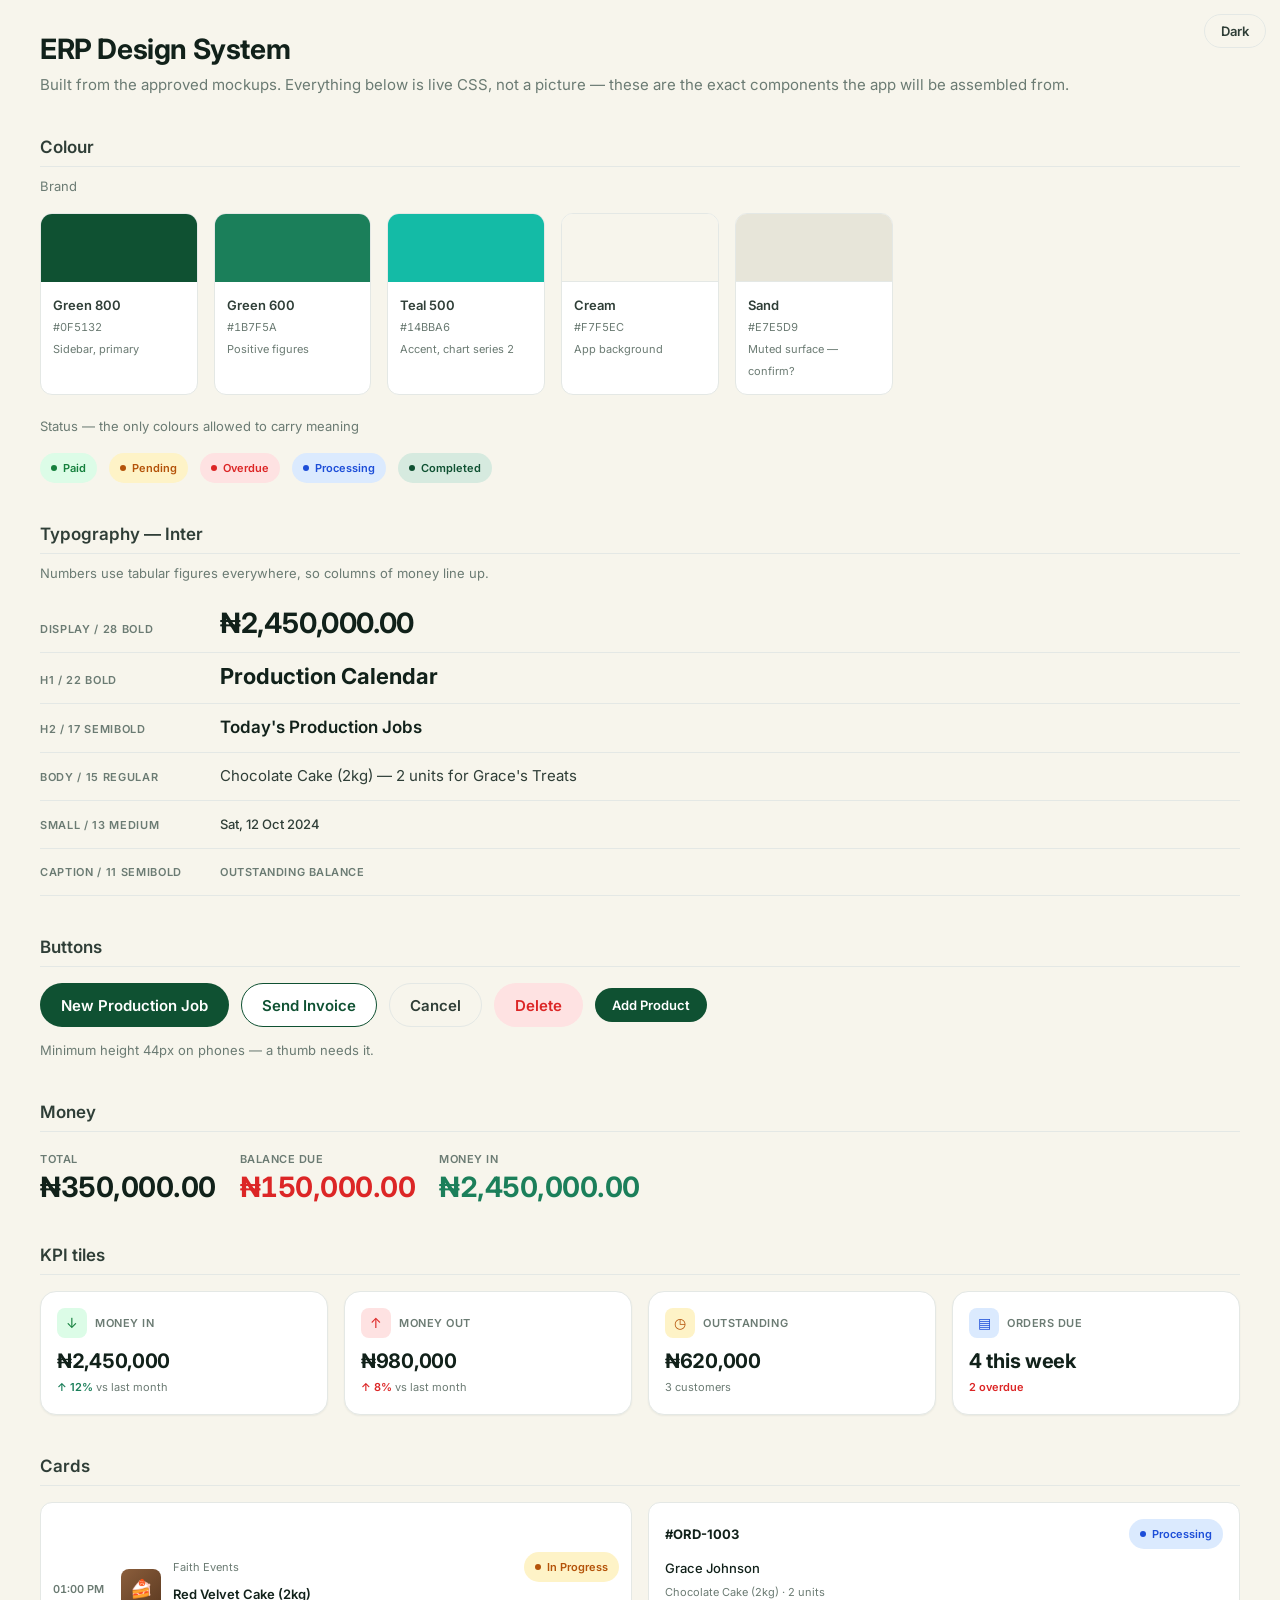
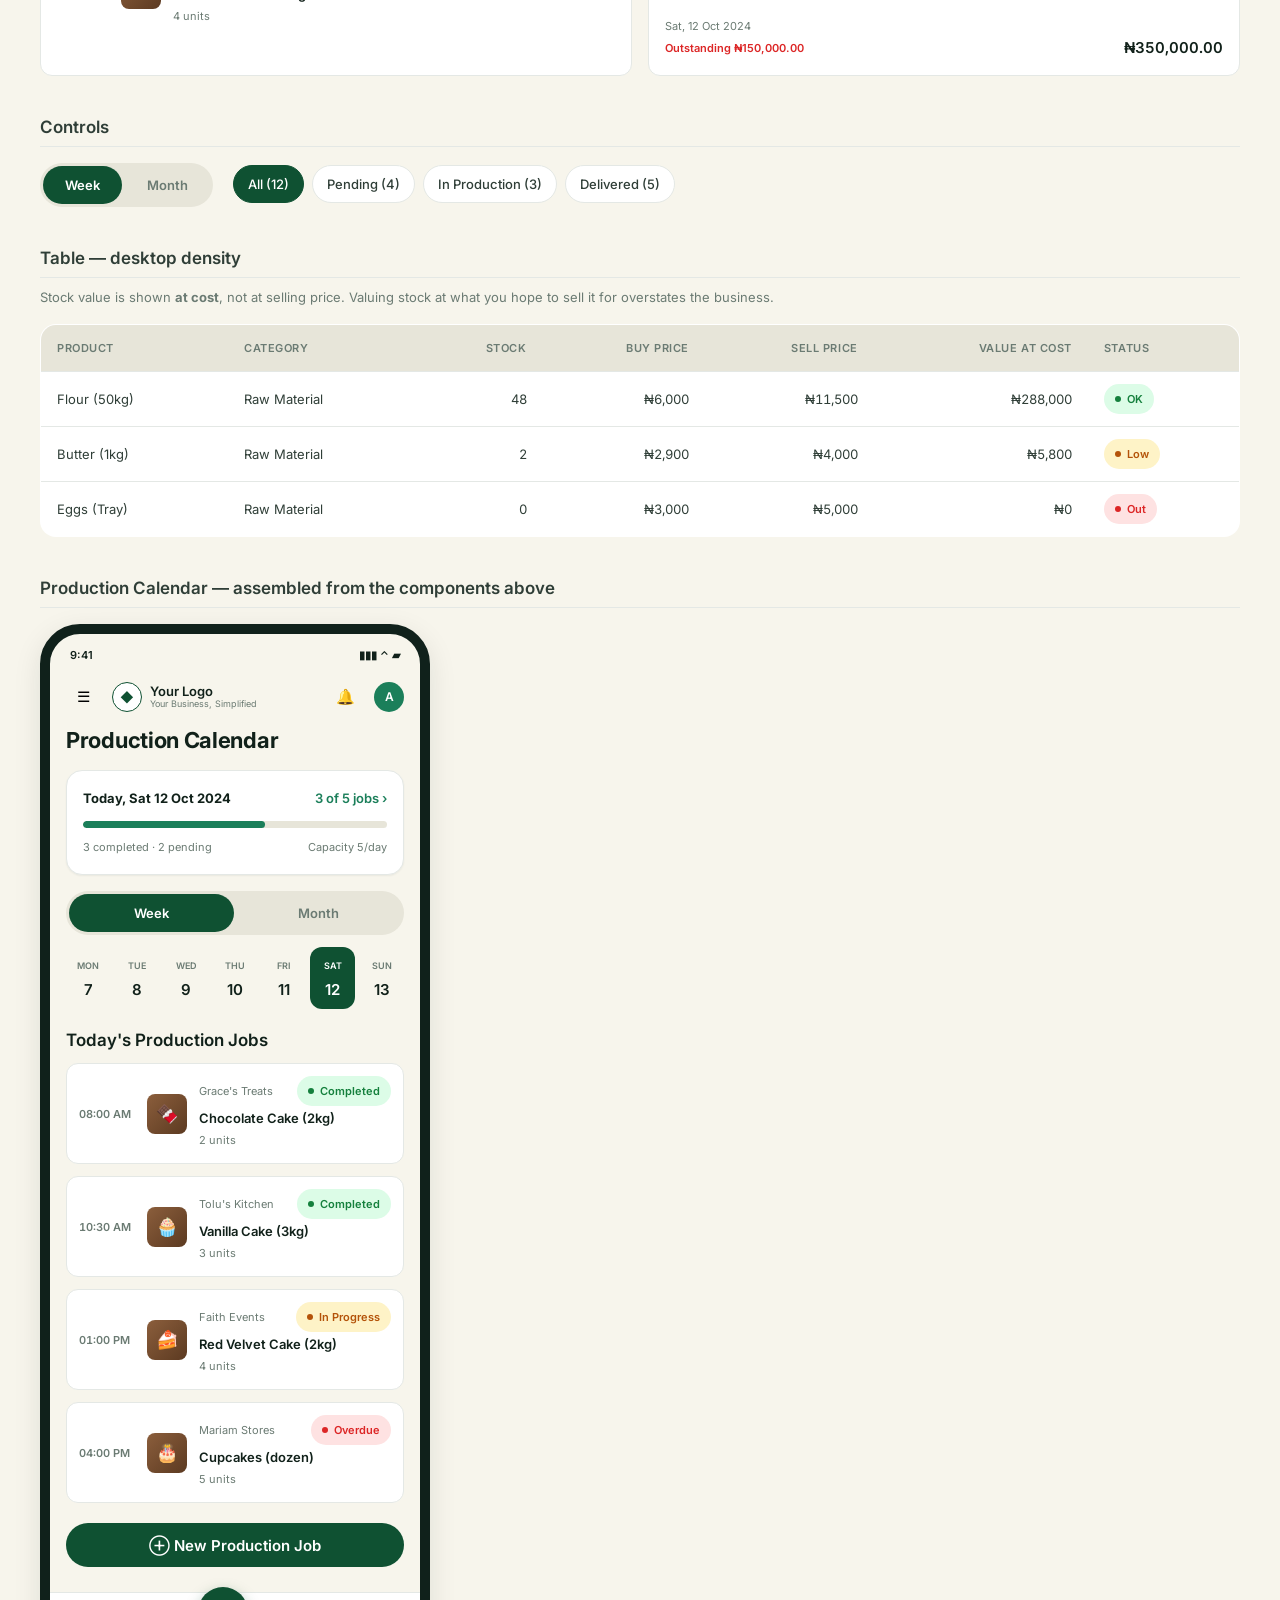
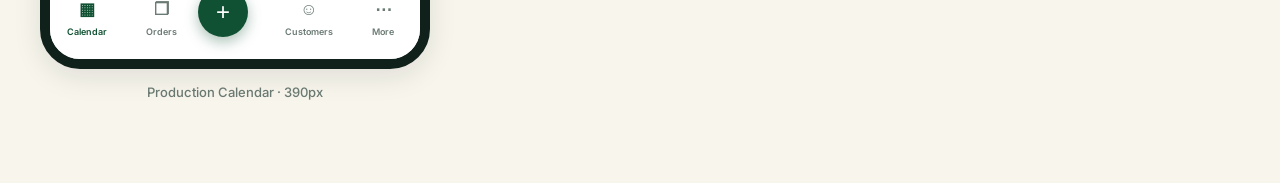
<file: ultimate-erp/design/design-system.html>
<!doctype html>
<html lang="en" data-theme="light">
<head>
<meta charset="utf-8">
<meta name="viewport" content="width=device-width, initial-scale=1">
<title>ERP Design System</title>
<link rel="preconnect" href="https://fonts.googleapis.com">
<link rel="preconnect" href="https://fonts.gstatic.com" crossorigin>
<link href="https://fonts.googleapis.com/css2?family=Inter:wght@400;500;600;700&display=swap" rel="stylesheet">
<link rel="stylesheet" href="tokens.css">
<style>
*{box-sizing:border-box}
body{margin:0;background:var(--bg);color:var(--text);font-family:var(--font);
  font-size:var(--fs-body);line-height:var(--lh-body);-webkit-font-smoothing:antialiased}
h1,h2,h3{color:var(--heading);margin:0}
.page{max-width:1240px;margin:0 auto;padding:var(--sp-8) var(--sp-5) 80px}
.page-title{font-size:var(--fs-display);line-height:var(--lh-display);font-weight:var(--fw-bold);letter-spacing:-.4px}
.page-sub{color:var(--muted);margin:var(--sp-2) 0 0}
section{margin-top:var(--sp-10)}
.sec-title{font-size:var(--fs-h2);font-weight:var(--fw-semibold);margin-bottom:var(--sp-4);
  padding-bottom:var(--sp-2);border-bottom:1px solid var(--line)}
.note{color:var(--muted);font-size:var(--fs-sm);margin:calc(-1 * var(--sp-2)) 0 var(--sp-4)}
.row{display:flex;flex-wrap:wrap;gap:var(--sp-3);align-items:center}
.grid{display:grid;gap:var(--sp-4)}

/* ---------- swatches ---------- */
.swatches{grid-template-columns:repeat(auto-fill,minmax(150px,1fr))}
.sw{border:1px solid var(--line);border-radius:var(--r-md);overflow:hidden;background:var(--surface)}
.sw .chip-color{height:68px}
.sw .meta{padding:var(--sp-3)}
.sw .name{font-weight:var(--fw-semibold);font-size:var(--fs-sm)}
.sw .hex{color:var(--muted);font-size:var(--fs-xs);font-variant-numeric:tabular-nums;text-transform:uppercase}

/* ---------- type ---------- */
.type-row{display:flex;gap:var(--sp-5);align-items:baseline;padding:var(--sp-3) 0;border-bottom:1px solid var(--line)}
.type-row .label{width:160px;flex:none;color:var(--muted);font-size:var(--fs-xs);text-transform:uppercase;letter-spacing:.06em;font-weight:var(--fw-semibold)}

/* ---------- components ---------- */
.btn{display:inline-flex;align-items:center;justify-content:center;gap:var(--sp-2);
  min-height:var(--tap);padding:0 var(--sp-5);border-radius:var(--r-pill);border:1px solid transparent;
  font-size:var(--fs-body);font-weight:var(--fw-semibold);cursor:pointer;font-family:inherit}
.btn-primary{background:var(--primary);color:#fff}
.btn-secondary{background:var(--surface);color:var(--primary);border-color:var(--primary)}
.btn-ghost{background:transparent;color:var(--text);border-color:var(--line)}
.btn-danger{background:var(--overdue-bg);color:var(--overdue-fg)}
.btn-block{width:100%}
.btn-sm{min-height:34px;padding:0 var(--sp-4);font-size:var(--fs-sm)}

.chip{display:inline-flex;align-items:center;gap:6px;padding:4px 11px;border-radius:var(--r-pill);
  font-size:var(--fs-xs);font-weight:var(--fw-semibold);white-space:nowrap}
.chip::before{content:"";width:6px;height:6px;border-radius:50%;background:currentColor}
.chip-paid{background:var(--paid-bg);color:var(--paid-fg)}
.chip-pending{background:var(--pending-bg);color:var(--pending-fg)}
.chip-overdue{background:var(--overdue-bg);color:var(--overdue-fg)}
.chip-processing{background:var(--processing-bg);color:var(--processing-fg)}
.chip-complete{background:var(--complete-bg);color:var(--complete-fg)}

.money{font-variant-numeric:tabular-nums;font-feature-settings:var(--num);font-weight:var(--fw-semibold);color:var(--heading)}
.money-lg{font-size:var(--fs-display);line-height:var(--lh-display);font-weight:var(--fw-bold);letter-spacing:-.5px}
.money-neg{color:var(--negative)}
.money-pos{color:var(--positive)}

.card{background:var(--surface);border:1px solid var(--line);border-radius:var(--r-lg);box-shadow:var(--shadow-sm)}
.card-pad{padding:var(--sp-4)}

.kpi{background:var(--surface);border:1px solid var(--line);border-radius:var(--r-lg);
  padding:var(--sp-4);box-shadow:var(--shadow-sm)}
.kpi-head{display:flex;align-items:center;gap:var(--sp-2);margin-bottom:var(--sp-3)}
.kpi-ico{width:30px;height:30px;border-radius:var(--r-sm);display:grid;place-items:center;font-size:14px}
.kpi-label{font-size:var(--fs-xs);color:var(--muted);font-weight:var(--fw-semibold);
  text-transform:uppercase;letter-spacing:.05em}
.kpi-value{font-size:20px;font-weight:var(--fw-bold);color:var(--heading);
  font-variant-numeric:tabular-nums;letter-spacing:-.3px}
.kpi-foot{font-size:var(--fs-xs);color:var(--muted);margin-top:var(--sp-1)}
.delta-up{color:var(--positive);font-weight:var(--fw-semibold)}
.delta-down{color:var(--negative);font-weight:var(--fw-semibold)}

/* job card — production calendar */
.job{display:flex;gap:var(--sp-3);padding:var(--sp-3);background:var(--surface);
  border:1px solid var(--line);border-radius:var(--r-md);align-items:center;min-width:0}
.job-time{font-size:var(--fs-xs);color:var(--muted);font-weight:var(--fw-semibold);
  width:56px;flex:none;font-variant-numeric:tabular-nums}
.job-thumb{width:40px;height:40px;border-radius:var(--r-sm);flex:none;
  background:linear-gradient(135deg,#8B5E3C,#5C3A21);display:grid;place-items:center;font-size:18px}
.job-body{flex:1;min-width:0}
/* chip rides on the customer line so the product name keeps the full
   width underneath — at 390px it otherwise truncates to "Chocolate ..." */
.job-meta{display:flex;align-items:center;gap:var(--sp-2);justify-content:space-between}
.job-meta .chip{flex:none}
.job-cust{font-size:var(--fs-xs);color:var(--muted);
  white-space:nowrap;overflow:hidden;text-overflow:ellipsis}
.job-name{font-weight:var(--fw-semibold);color:var(--heading);font-size:var(--fs-sm);
  white-space:nowrap;overflow:hidden;text-overflow:ellipsis;margin-top:1px}
.job-qty{font-size:var(--fs-xs);color:var(--muted)}

/* order card */
.order{padding:var(--sp-4);background:var(--surface);border:1px solid var(--line);border-radius:var(--r-md)}
.order-top{display:flex;justify-content:space-between;align-items:center;gap:var(--sp-3);margin-bottom:var(--sp-2)}
.order-no{font-weight:var(--fw-bold);color:var(--heading);font-size:var(--fs-sm)}
.order-cust{color:var(--heading);font-weight:var(--fw-medium);font-size:var(--fs-sm)}
.order-items{color:var(--muted);font-size:var(--fs-xs);margin-top:2px}
.order-foot{display:flex;justify-content:space-between;align-items:flex-end;margin-top:var(--sp-3)}
.order-date{font-size:var(--fs-xs);color:var(--muted)}

/* table */
table{width:100%;border-collapse:collapse;background:var(--surface);
  border:1px solid var(--line);border-radius:var(--r-lg);overflow:hidden}
th{text-align:left;font-size:var(--fs-xs);text-transform:uppercase;letter-spacing:.05em;
  color:var(--muted);font-weight:var(--fw-semibold);padding:var(--sp-3) var(--sp-4);
  background:var(--sand);white-space:nowrap}
td{padding:var(--sp-3) var(--sp-4);border-top:1px solid var(--line);font-size:var(--fs-sm)}
td.num,th.num{text-align:right;font-variant-numeric:tabular-nums}

/* segmented control */
.segmented{display:inline-flex;background:var(--sand);border-radius:var(--r-pill);padding:3px;gap:3px}
.segmented button{border:0;background:transparent;padding:8px 22px;border-radius:var(--r-pill);
  font:inherit;font-size:var(--fs-sm);font-weight:var(--fw-semibold);color:var(--muted);cursor:pointer}
.segmented button[aria-selected="true"]{background:var(--primary);color:#fff}

/* filter chips */
.filters{display:flex;gap:var(--sp-2);overflow-x:auto;padding-bottom:2px}
.filter{border:1px solid var(--line);background:var(--surface);color:var(--text);
  padding:7px 14px;border-radius:var(--r-pill);font:inherit;font-size:var(--fs-sm);
  font-weight:var(--fw-medium);white-space:nowrap;cursor:pointer}
.filter[aria-selected="true"]{background:var(--primary);color:#fff;border-color:var(--primary)}

/* ---------- phone frame ---------- */
.frames{display:flex;gap:var(--sp-6);flex-wrap:wrap}
.phone{width:390px;flex:none;border:10px solid #10211B;border-radius:40px;
  background:var(--bg);overflow:hidden;box-shadow:var(--shadow-lg);position:relative}
.phone-label{text-align:center;color:var(--muted);font-size:var(--fs-sm);margin-top:var(--sp-3);font-weight:var(--fw-medium)}
.status-bar{display:flex;justify-content:space-between;padding:10px var(--sp-5) 2px;
  font-size:var(--fs-xs);font-weight:var(--fw-semibold);color:var(--heading)}
.app-bar{display:flex;align-items:center;gap:var(--sp-3);padding:var(--sp-3) var(--sp-4)}
.app-bar .brand{display:flex;align-items:center;gap:var(--sp-2);flex:1;min-width:0}
.logo-mark{width:30px;height:30px;border-radius:50%;background:var(--surface);
  border:1.5px solid var(--primary);display:grid;place-items:center;color:var(--primary);
  font-weight:var(--fw-bold);font-size:13px;flex:none}
.brand-name{font-size:var(--fs-sm);font-weight:var(--fw-semibold);color:var(--heading);line-height:1.1}
.brand-tag{font-size:9px;color:var(--muted);line-height:1.2}
.icon-btn{width:34px;height:34px;border-radius:50%;border:0;background:transparent;
  display:grid;place-items:center;cursor:pointer;font-size:15px;flex:none}
.avatar{width:30px;height:30px;border-radius:50%;background:var(--green-600);color:#fff;
  display:grid;place-items:center;font-size:12px;font-weight:var(--fw-semibold);flex:none}
.screen{padding:0 var(--sp-4) 92px}
.screen h1{font-size:var(--fs-h1);line-height:var(--lh-h1);font-weight:var(--fw-bold);letter-spacing:-.3px}
/* grid children default to min-width:auto and refuse to shrink, which
   pushes wide rows past the edge of a phone — this stops that */
.stack{display:grid;gap:var(--sp-3)}
.stack > *{min-width:0}
.section-head{display:flex;justify-content:space-between;align-items:baseline;
  margin:var(--sp-5) 0 var(--sp-3)}
.section-head h2{font-size:var(--fs-h2);font-weight:var(--fw-semibold)}
.link{color:var(--positive);font-size:var(--fs-sm);font-weight:var(--fw-semibold);text-decoration:none}

/* progress */
.progress{height:7px;border-radius:var(--r-pill);background:var(--sand);overflow:hidden}
.progress > span{display:block;height:100%;background:var(--green-600);border-radius:var(--r-pill)}

/* week strip */
.week{display:grid;grid-template-columns:repeat(7,1fr);gap:4px;margin-top:var(--sp-3)}
.day{text-align:center;padding:var(--sp-2) 0;border-radius:var(--r-md);cursor:pointer}
.day .dow{font-size:9px;color:var(--muted);font-weight:var(--fw-semibold);text-transform:uppercase}
.day .dnum{font-size:var(--fs-body);font-weight:var(--fw-semibold);color:var(--heading);margin-top:2px}
.day[aria-selected="true"]{background:var(--primary)}
.day[aria-selected="true"] .dow,.day[aria-selected="true"] .dnum{color:#fff}

/* bottom nav */
.bottom-nav{position:absolute;left:0;right:0;bottom:0;background:var(--surface);
  border-top:1px solid var(--line);display:grid;grid-template-columns:repeat(5,1fr);
  align-items:center;padding:var(--sp-2) 0 var(--sp-4)}
.nav-item{display:grid;justify-items:center;gap:3px;color:var(--muted);
  font-size:9px;font-weight:var(--fw-semibold);text-decoration:none}
.nav-item.active{color:var(--primary)}
.nav-ico{font-size:17px;line-height:1}
.fab{width:50px;height:50px;border-radius:50%;background:var(--primary);color:#fff;
  display:grid;place-items:center;font-size:24px;margin-top:-20px;
  box-shadow:0 5px 14px rgba(15,81,50,.35);border:0;cursor:pointer}

/* theme switch */
.theme-switch{position:fixed;top:14px;right:14px;z-index:50}
</style>
</head>
<body>
<button class="btn btn-ghost btn-sm theme-switch" onclick="
  var r=document.documentElement;
  r.dataset.theme = r.dataset.theme==='dark' ? 'light' : 'dark';
  this.textContent = r.dataset.theme==='dark' ? 'Light' : 'Dark';
">Dark</button>

<div class="page">
  <h1 class="page-title">ERP Design System</h1>
  <p class="page-sub">Built from the approved mockups. Everything below is live CSS, not a picture —
    these are the exact components the app will be assembled from.</p>

  <!-- ================= COLOUR ================= -->
  <section>
    <div class="sec-title">Colour</div>
    <p class="note">Brand</p>
    <div class="grid swatches">
      <div class="sw"><div class="chip-color" style="background:#0F5132"></div>
        <div class="meta"><div class="name">Green 800</div><div class="hex">#0F5132</div>
          <div class="hex" style="text-transform:none">Sidebar, primary</div></div></div>
      <div class="sw"><div class="chip-color" style="background:#1B7F5A"></div>
        <div class="meta"><div class="name">Green 600</div><div class="hex">#1B7F5A</div>
          <div class="hex" style="text-transform:none">Positive figures</div></div></div>
      <div class="sw"><div class="chip-color" style="background:#14BBA6"></div>
        <div class="meta"><div class="name">Teal 500</div><div class="hex">#14BBA6</div>
          <div class="hex" style="text-transform:none">Accent, chart series 2</div></div></div>
      <div class="sw"><div class="chip-color" style="background:#F7F5EC;border-bottom:1px solid var(--line)"></div>
        <div class="meta"><div class="name">Cream</div><div class="hex">#F7F5EC</div>
          <div class="hex" style="text-transform:none">App background</div></div></div>
      <div class="sw"><div class="chip-color" style="background:#E7E5D9;border-bottom:1px solid var(--line)"></div>
        <div class="meta"><div class="name">Sand</div><div class="hex">#E7E5D9</div>
          <div class="hex" style="text-transform:none">Muted surface — confirm?</div></div></div>
    </div>

    <p class="note" style="margin-top:var(--sp-5)">Status — the only colours allowed to carry meaning</p>
    <div class="row">
      <span class="chip chip-paid">Paid</span>
      <span class="chip chip-pending">Pending</span>
      <span class="chip chip-overdue">Overdue</span>
      <span class="chip chip-processing">Processing</span>
      <span class="chip chip-complete">Completed</span>
    </div>
  </section>

  <!-- ================= TYPE ================= -->
  <section>
    <div class="sec-title">Typography — Inter</div>
    <p class="note">Numbers use tabular figures everywhere, so columns of money line up.</p>
    <div class="type-row"><span class="label">Display / 28 Bold</span>
      <span style="font-size:28px;font-weight:700;letter-spacing:-.4px;color:var(--heading)">₦2,450,000.00</span></div>
    <div class="type-row"><span class="label">H1 / 22 Bold</span>
      <span style="font-size:22px;font-weight:700;color:var(--heading)">Production Calendar</span></div>
    <div class="type-row"><span class="label">H2 / 17 Semibold</span>
      <span style="font-size:17px;font-weight:600;color:var(--heading)">Today's Production Jobs</span></div>
    <div class="type-row"><span class="label">Body / 15 Regular</span>
      <span>Chocolate Cake (2kg) — 2 units for Grace's Treats</span></div>
    <div class="type-row"><span class="label">Small / 13 Medium</span>
      <span style="font-size:13px;font-weight:500">Sat, 12 Oct 2024</span></div>
    <div class="type-row"><span class="label">Caption / 11 Semibold</span>
      <span style="font-size:11px;font-weight:600;text-transform:uppercase;letter-spacing:.05em;color:var(--muted)">Outstanding balance</span></div>
  </section>

  <!-- ================= COMPONENTS ================= -->
  <section>
    <div class="sec-title">Buttons</div>
    <div class="row">
      <button class="btn btn-primary">New Production Job</button>
      <button class="btn btn-secondary">Send Invoice</button>
      <button class="btn btn-ghost">Cancel</button>
      <button class="btn btn-danger">Delete</button>
      <button class="btn btn-primary btn-sm">Add Product</button>
    </div>
    <p class="note" style="margin-top:var(--sp-3)">Minimum height 44px on phones — a thumb needs it.</p>
  </section>

  <section>
    <div class="sec-title">Money</div>
    <div class="row" style="gap:var(--sp-6)">
      <div><div class="kpi-label">Total</div><div class="money money-lg">₦350,000.00</div></div>
      <div><div class="kpi-label">Balance due</div><div class="money money-lg money-neg">₦150,000.00</div></div>
      <div><div class="kpi-label">Money in</div><div class="money money-lg money-pos">₦2,450,000.00</div></div>
    </div>
  </section>

  <section>
    <div class="sec-title">KPI tiles</div>
    <div class="grid" style="grid-template-columns:repeat(auto-fit,minmax(210px,1fr))">
      <div class="kpi"><div class="kpi-head">
          <div class="kpi-ico" style="background:var(--paid-bg);color:var(--paid-fg)">↓</div>
          <div class="kpi-label">Money In</div></div>
        <div class="kpi-value">₦2,450,000</div>
        <div class="kpi-foot"><span class="delta-up">↑ 12%</span> vs last month</div></div>
      <div class="kpi"><div class="kpi-head">
          <div class="kpi-ico" style="background:var(--overdue-bg);color:var(--overdue-fg)">↑</div>
          <div class="kpi-label">Money Out</div></div>
        <div class="kpi-value">₦980,000</div>
        <div class="kpi-foot"><span class="delta-down">↑ 8%</span> vs last month</div></div>
      <div class="kpi"><div class="kpi-head">
          <div class="kpi-ico" style="background:var(--pending-bg);color:var(--pending-fg)">◷</div>
          <div class="kpi-label">Outstanding</div></div>
        <div class="kpi-value">₦620,000</div>
        <div class="kpi-foot">3 customers</div></div>
      <div class="kpi"><div class="kpi-head">
          <div class="kpi-ico" style="background:var(--processing-bg);color:var(--processing-fg)">▤</div>
          <div class="kpi-label">Orders Due</div></div>
        <div class="kpi-value">4 this week</div>
        <div class="kpi-foot"><span class="delta-down">2 overdue</span></div></div>
    </div>
  </section>

  <section>
    <div class="sec-title">Cards</div>
    <div class="grid" style="grid-template-columns:repeat(auto-fit,minmax(320px,1fr))">
      <div class="job">
        <div class="job-time">01:00 PM</div>
        <div class="job-thumb">🍰</div>
        <div class="job-body">
          <div class="job-meta"><span class="job-cust">Faith Events</span>
            <span class="chip chip-pending">In Progress</span></div>
          <div class="job-name">Red Velvet Cake (2kg)</div>
          <div class="job-qty">4 units</div>
        </div>
      </div>
      <div class="order">
        <div class="order-top">
          <span class="order-no">#ORD-1003</span>
          <span class="chip chip-processing">Processing</span>
        </div>
        <div class="order-cust">Grace Johnson</div>
        <div class="order-items">Chocolate Cake (2kg) · 2 units</div>
        <div class="order-foot">
          <div><div class="order-date">Sat, 12 Oct 2024</div>
            <div class="order-date" style="color:var(--negative);font-weight:var(--fw-semibold)">Outstanding ₦150,000.00</div></div>
          <div class="money">₦350,000.00</div>
        </div>
      </div>
    </div>
  </section>

  <section>
    <div class="sec-title">Controls</div>
    <div class="row" style="gap:var(--sp-5)">
      <div class="segmented"><button aria-selected="true">Week</button><button>Month</button></div>
      <div class="filters">
        <button class="filter" aria-selected="true">All (12)</button>
        <button class="filter">Pending (4)</button>
        <button class="filter">In Production (3)</button>
        <button class="filter">Delivered (5)</button>
      </div>
    </div>
  </section>

  <section>
    <div class="sec-title">Table — desktop density</div>
    <p class="note">Stock value is shown <strong>at cost</strong>, not at selling price.
      Valuing stock at what you hope to sell it for overstates the business.</p>
    <table>
      <thead><tr><th>Product</th><th>Category</th><th class="num">Stock</th>
        <th class="num">Buy price</th><th class="num">Sell price</th>
        <th class="num">Value at cost</th><th>Status</th></tr></thead>
      <tbody>
        <tr><td>Flour (50kg)</td><td>Raw Material</td><td class="num">48</td>
          <td class="num">₦6,000</td><td class="num">₦11,500</td>
          <td class="num">₦288,000</td><td><span class="chip chip-paid">OK</span></td></tr>
        <tr><td>Butter (1kg)</td><td>Raw Material</td><td class="num">2</td>
          <td class="num">₦2,900</td><td class="num">₦4,000</td>
          <td class="num">₦5,800</td><td><span class="chip chip-pending">Low</span></td></tr>
        <tr><td>Eggs (Tray)</td><td>Raw Material</td><td class="num">0</td>
          <td class="num">₦3,000</td><td class="num">₦5,000</td>
          <td class="num">₦0</td><td><span class="chip chip-overdue">Out</span></td></tr>
      </tbody>
    </table>
  </section>

  <!-- ================= SCREEN ================= -->
  <section>
    <div class="sec-title">Production Calendar — assembled from the components above</div>
    <div class="frames">
      <div>
        <div class="phone">
          <div class="status-bar"><span>9:41</span><span>▮▮▮ ⌃ ▰</span></div>
          <div class="app-bar">
            <button class="icon-btn">☰</button>
            <div class="brand">
              <div class="logo-mark">◆</div>
              <div><div class="brand-name">Your Logo</div><div class="brand-tag">Your Business, Simplified</div></div>
            </div>
            <button class="icon-btn">🔔</button>
            <div class="avatar">A</div>
          </div>
          <div class="screen">
            <h1>Production Calendar</h1>

            <div class="card card-pad" style="margin-top:var(--sp-4)">
              <div style="display:flex;justify-content:space-between;align-items:center">
                <strong style="color:var(--heading);font-size:var(--fs-sm)">Today, Sat 12 Oct 2024</strong>
                <span class="link">3 of 5 jobs ›</span>
              </div>
              <div class="progress" style="margin:var(--sp-3) 0 var(--sp-2)"><span style="width:60%"></span></div>
              <div style="display:flex;justify-content:space-between;font-size:var(--fs-xs);color:var(--muted)">
                <span>3 completed · 2 pending</span><span>Capacity 5/day</span>
              </div>
            </div>

            <div class="segmented" style="display:grid;grid-template-columns:1fr 1fr;margin-top:var(--sp-4);width:100%">
              <button aria-selected="true">Week</button><button>Month</button>
            </div>

            <div class="week">
              <div class="day"><div class="dow">Mon</div><div class="dnum">7</div></div>
              <div class="day"><div class="dow">Tue</div><div class="dnum">8</div></div>
              <div class="day"><div class="dow">Wed</div><div class="dnum">9</div></div>
              <div class="day"><div class="dow">Thu</div><div class="dnum">10</div></div>
              <div class="day"><div class="dow">Fri</div><div class="dnum">11</div></div>
              <div class="day" aria-selected="true"><div class="dow">Sat</div><div class="dnum">12</div></div>
              <div class="day"><div class="dow">Sun</div><div class="dnum">13</div></div>
            </div>

            <div class="section-head"><h2>Today's Production Jobs</h2></div>
            <div class="stack">
              <div class="job"><div class="job-time">08:00 AM</div><div class="job-thumb">🍫</div>
                <div class="job-body">
                  <div class="job-meta"><span class="job-cust">Grace's Treats</span><span class="chip chip-paid">Completed</span></div>
                  <div class="job-name">Chocolate Cake (2kg)</div><div class="job-qty">2 units</div></div></div>
              <div class="job"><div class="job-time">10:30 AM</div><div class="job-thumb">🧁</div>
                <div class="job-body">
                  <div class="job-meta"><span class="job-cust">Tolu's Kitchen</span><span class="chip chip-paid">Completed</span></div>
                  <div class="job-name">Vanilla Cake (3kg)</div><div class="job-qty">3 units</div></div></div>
              <div class="job"><div class="job-time">01:00 PM</div><div class="job-thumb">🍰</div>
                <div class="job-body">
                  <div class="job-meta"><span class="job-cust">Faith Events</span><span class="chip chip-pending">In Progress</span></div>
                  <div class="job-name">Red Velvet Cake (2kg)</div><div class="job-qty">4 units</div></div></div>
              <div class="job"><div class="job-time">04:00 PM</div><div class="job-thumb">🎂</div>
                <div class="job-body">
                  <div class="job-meta"><span class="job-cust">Mariam Stores</span><span class="chip chip-overdue">Overdue</span></div>
                  <div class="job-name">Cupcakes (dozen)</div><div class="job-qty">5 units</div></div></div>
            </div>

            <button class="btn btn-primary btn-block" style="margin-top:var(--sp-5)">
              ⊕ New Production Job</button>
          </div>
          <nav class="bottom-nav">
            <a class="nav-item active"><span class="nav-ico">▦</span>Calendar</a>
            <a class="nav-item"><span class="nav-ico">❐</span>Orders</a>
            <button class="fab">+</button>
            <a class="nav-item"><span class="nav-ico">☺</span>Customers</a>
            <a class="nav-item"><span class="nav-ico">⋯</span>More</a>
          </nav>
        </div>
        <div class="phone-label">Production Calendar · 390px</div>
      </div>
    </div>
  </section>
</div>
</body>
</html>
</file>
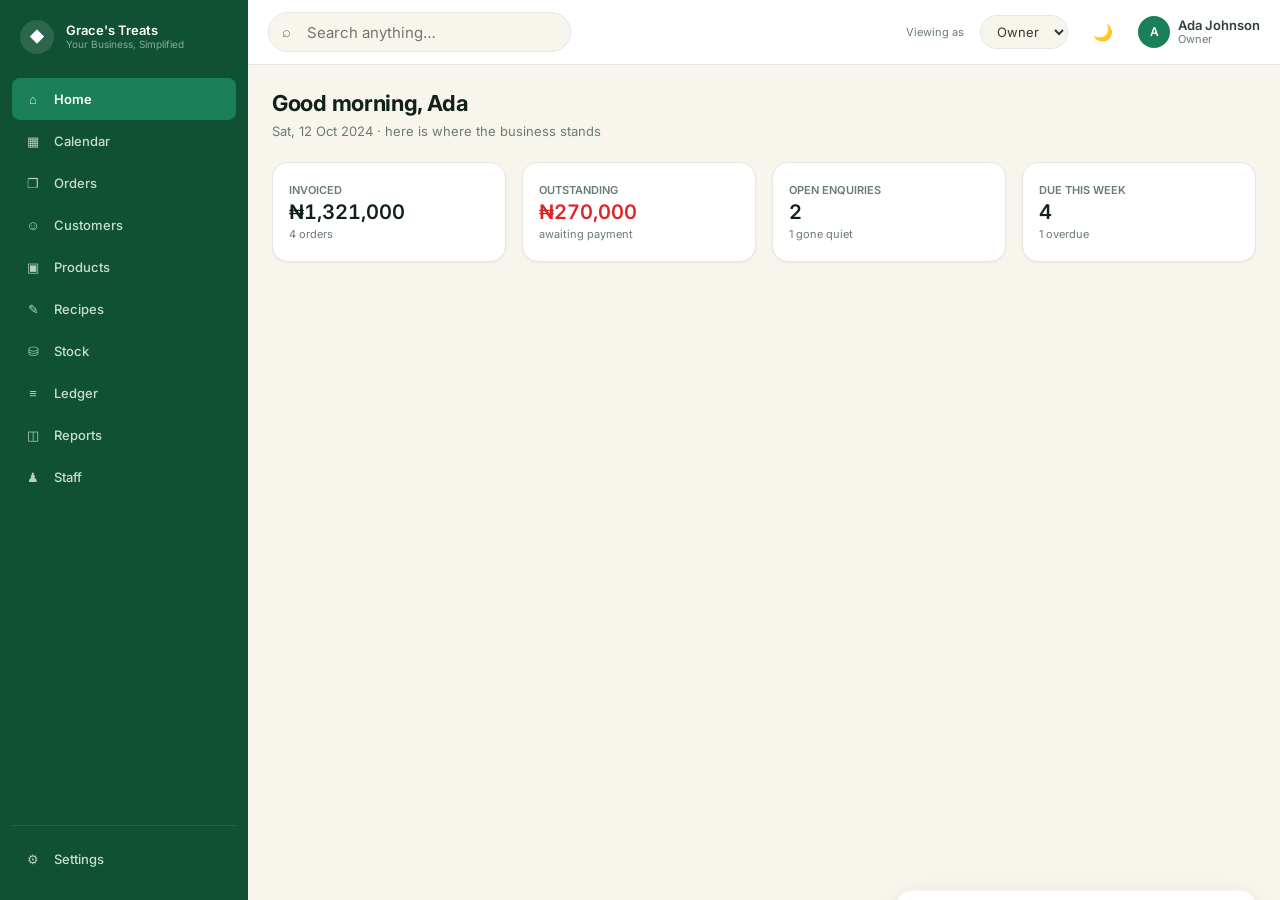
<file: ultimate-erp/design/prototype.html>
<!doctype html>
<html lang="en" data-theme="light">
<head>
<meta charset="utf-8">
<meta name="viewport" content="width=device-width, initial-scale=1">
<title>ERP Prototype</title>
<link rel="preconnect" href="https://fonts.googleapis.com">
<link rel="preconnect" href="https://fonts.gstatic.com" crossorigin>
<link href="https://fonts.googleapis.com/css2?family=Inter:wght@400;500;600;700&display=swap" rel="stylesheet">
<link rel="stylesheet" href="tokens.css">
<style>
*{box-sizing:border-box}
body{margin:0;background:var(--bg);color:var(--text);font-family:var(--font);
  font-size:var(--fs-body);line-height:var(--lh-body);-webkit-font-smoothing:antialiased}
button,input,select{font:inherit;color:inherit}
h1,h2,h3{margin:0;color:var(--heading)}
a{color:inherit;text-decoration:none}
.hidden{display:none !important}

/* ============ shell ============ */
.shell{display:grid;min-height:100vh;grid-template-columns:248px 1fr;
  grid-template-rows:auto 1fr;grid-template-areas:"side top" "side main"}
.sidebar{grid-area:side;background:var(--sidebar);color:var(--sidebar-text);
  padding:var(--sp-5) var(--sp-3);display:flex;flex-direction:column;gap:var(--sp-1)}
.sb-brand{display:flex;align-items:center;gap:var(--sp-3);padding:0 var(--sp-2) var(--sp-5)}
.sb-mark{width:34px;height:34px;border-radius:50%;background:rgba(255,255,255,.12);
  display:grid;place-items:center;color:#fff;font-weight:var(--fw-bold);flex:none}
.sb-name{color:#fff;font-weight:var(--fw-semibold);font-size:var(--fs-sm);line-height:1.15}
.sb-tag{font-size:10px;opacity:.65;line-height:1.3}
.sb-item{display:flex;align-items:center;gap:var(--sp-3);padding:10px var(--sp-3);
  border-radius:var(--r-sm);font-size:var(--fs-sm);font-weight:var(--fw-medium);cursor:pointer}
.sb-item:hover{background:rgba(255,255,255,.07);color:#fff}
.sb-item.active{background:var(--sidebar-active-bg);color:#fff;font-weight:var(--fw-semibold)}
.sb-ico{width:18px;text-align:center;opacity:.9}
.sb-foot{margin-top:auto;border-top:1px solid rgba(255,255,255,.1);padding-top:var(--sp-3)}

.topbar{grid-area:top;background:var(--surface);border-bottom:1px solid var(--line);
  padding:var(--sp-3) var(--sp-5);display:flex;align-items:center;gap:var(--sp-4);
  position:sticky;top:0;z-index:20}
.search{flex:1;max-width:420px;position:relative}
.search input{width:100%;height:40px;border:1px solid var(--line);border-radius:var(--r-pill);
  background:var(--bg);padding:0 var(--sp-4) 0 38px;outline:none}
.search input:focus{border-color:var(--primary)}
.search .ico{position:absolute;left:14px;top:50%;transform:translateY(-50%);color:var(--muted)}
.spacer{flex:1}
.who{display:flex;align-items:center;gap:var(--sp-2)}
.avatar{width:32px;height:32px;border-radius:50%;background:var(--green-600);color:#fff;
  display:grid;place-items:center;font-size:12px;font-weight:var(--fw-semibold);flex:none}
.who-name{font-size:var(--fs-sm);font-weight:var(--fw-semibold);line-height:1.1}
.who-role{font-size:var(--fs-xs);color:var(--muted);line-height:1.2}
.role-pick{border:1px solid var(--line);border-radius:var(--r-pill);background:var(--bg);
  height:34px;padding:0 var(--sp-3);font-size:var(--fs-sm)}
.icon-btn{width:38px;height:38px;border-radius:50%;border:0;background:transparent;
  display:grid;place-items:center;cursor:pointer;font-size:16px;flex:none}

/* min-width:0 or the grid area refuses to shrink and wide children
   (filter rows, tables) push the whole page sideways on a phone */
.main{grid-area:main;padding:var(--sp-6);max-width:1280px;width:100%;min-width:0}
.page-head{display:flex;align-items:flex-end;gap:var(--sp-4);flex-wrap:wrap;margin-bottom:var(--sp-5)}
.page-head h1{font-size:var(--fs-h1);line-height:var(--lh-h1);font-weight:var(--fw-bold);letter-spacing:-.3px}
.page-sub{color:var(--muted);font-size:var(--fs-sm);margin-top:3px}
.bottom-nav{display:none}

/* ============ phone ============ */
@media (max-width:900px){
  .shell{grid-template-columns:1fr;grid-template-areas:"top" "main"}
  .sidebar{display:none}
  .topbar{padding:var(--sp-3) var(--sp-4)}
  .search{max-width:none}
  .who-name,.who-role,.role-label{display:none}
  .main{padding:var(--sp-4) var(--sp-4) 96px}
  /* every two-column layout stacks; the inline minmax() on the recipe
     grid would otherwise demand ~620px on a 390px screen */
  .grid2{grid-template-columns:1fr !important}
  .bottom-nav{display:grid;position:fixed;left:0;right:0;bottom:0;z-index:30;
    background:var(--surface);border-top:1px solid var(--line);
    grid-template-columns:repeat(5,1fr);align-items:center;padding:var(--sp-2) 0 var(--sp-4)}
  .nav-item{display:grid;justify-items:center;gap:3px;color:var(--muted);
    font-size:9.5px;font-weight:var(--fw-semibold);cursor:pointer}
  .nav-item.active{color:var(--primary)}
  .nav-ico{font-size:17px;line-height:1}
  .fab{width:50px;height:50px;border-radius:50%;background:var(--primary);color:#fff;
    display:grid;place-items:center;font-size:24px;margin-top:-20px;border:0;cursor:pointer;
    box-shadow:0 5px 14px rgba(15,81,50,.35);justify-self:center}
}

/* ============ pieces ============ */
.card{background:var(--surface);border:1px solid var(--line);border-radius:var(--r-lg);box-shadow:var(--shadow-sm)}
.pad{padding:var(--sp-4)}
.stack{display:grid;gap:var(--sp-3)}
.stack > *{min-width:0}
.row{display:flex;gap:var(--sp-3);align-items:center;flex-wrap:wrap}
.between{display:flex;justify-content:space-between;align-items:center;gap:var(--sp-3)}
.muted{color:var(--muted)}
.sm{font-size:var(--fs-sm)}
.xs{font-size:var(--fs-xs)}
.link{color:var(--positive);font-weight:var(--fw-semibold);cursor:pointer}
.section-head{display:flex;justify-content:space-between;align-items:baseline;margin:var(--sp-5) 0 var(--sp-3)}
.section-head h2{font-size:var(--fs-h2);font-weight:var(--fw-semibold)}

.btn{display:inline-flex;align-items:center;justify-content:center;gap:var(--sp-2);
  min-height:var(--tap);padding:0 var(--sp-5);border-radius:var(--r-pill);border:1px solid transparent;
  font-weight:var(--fw-semibold);cursor:pointer}
.btn-primary{background:var(--primary);color:#fff}
.btn-secondary{background:var(--surface);color:var(--primary);border-color:var(--primary)}
.btn-ghost{background:transparent;border-color:var(--line)}
.btn-block{width:100%}
.btn-sm{min-height:36px;padding:0 var(--sp-4);font-size:var(--fs-sm)}

.chip{display:inline-flex;align-items:center;gap:6px;padding:4px 11px;border-radius:var(--r-pill);
  font-size:var(--fs-xs);font-weight:var(--fw-semibold);white-space:nowrap}
.chip::before{content:"";width:6px;height:6px;border-radius:50%;background:currentColor}
.chip-paid{background:var(--paid-bg);color:var(--paid-fg)}
.chip-pending{background:var(--pending-bg);color:var(--pending-fg)}
.chip-overdue{background:var(--overdue-bg);color:var(--overdue-fg)}
.chip-processing{background:var(--processing-bg);color:var(--processing-fg)}
.chip-complete{background:var(--complete-bg);color:var(--complete-fg)}
.chip-plain{background:var(--sand);color:var(--muted)}

.money{font-variant-numeric:tabular-nums;font-weight:var(--fw-semibold);color:var(--heading)}
.money-lg{font-size:var(--fs-display);line-height:var(--lh-display);font-weight:var(--fw-bold);letter-spacing:-.5px}
.neg{color:var(--negative)}
.pos{color:var(--positive)}

.filters{display:flex;gap:var(--sp-2);overflow-x:auto;padding-bottom:4px;margin-bottom:var(--sp-4)}
.filter{border:1px solid var(--line);background:var(--surface);padding:8px 14px;
  border-radius:var(--r-pill);font-size:var(--fs-sm);font-weight:var(--fw-medium);
  white-space:nowrap;cursor:pointer}
.filter.active{background:var(--primary);color:#fff;border-color:var(--primary)}

.segmented{display:grid;grid-template-columns:1fr 1fr;background:var(--sand);
  border-radius:var(--r-pill);padding:3px;gap:3px}
.segmented button{border:0;background:transparent;padding:9px 0;border-radius:var(--r-pill);
  font-size:var(--fs-sm);font-weight:var(--fw-semibold);color:var(--muted);cursor:pointer}
.segmented button.active{background:var(--primary);color:#fff}

.progress{height:7px;border-radius:var(--r-pill);background:var(--sand);overflow:hidden}
.progress > span{display:block;height:100%;background:var(--green-600)}

.week{display:grid;grid-template-columns:repeat(7,1fr);gap:4px;margin-top:var(--sp-3)}
.day{text-align:center;padding:var(--sp-2) 0;border-radius:var(--r-md);cursor:pointer}
.day .dow{font-size:9px;color:var(--muted);font-weight:var(--fw-semibold);text-transform:uppercase}
.day .dnum{font-size:var(--fs-body);font-weight:var(--fw-semibold);color:var(--heading)}
.day .dcap{font-size:8px;color:var(--muted);margin-top:1px}
.day.sel{background:var(--primary)}
.day.sel .dow,.day.sel .dnum,.day.sel .dcap{color:#fff}
.day.full .dcap{color:var(--overdue-fg);font-weight:var(--fw-semibold)}

.job{display:flex;gap:var(--sp-3);padding:var(--sp-3);background:var(--surface);
  border:1px solid var(--line);border-radius:var(--r-md);align-items:center;min-width:0;cursor:pointer}
.job-time{font-size:var(--fs-xs);color:var(--muted);font-weight:var(--fw-semibold);
  width:56px;flex:none;font-variant-numeric:tabular-nums}
.job-thumb{width:40px;height:40px;border-radius:var(--r-sm);flex:none;
  background:linear-gradient(135deg,#8B5E3C,#5C3A21);display:grid;place-items:center;font-size:18px}
.job-body{flex:1;min-width:0}
.job-meta{display:flex;align-items:center;gap:var(--sp-2);justify-content:space-between}
.job-meta .chip{flex:none}
.job-cust{font-size:var(--fs-xs);color:var(--muted);white-space:nowrap;overflow:hidden;text-overflow:ellipsis}
.job-name{font-weight:var(--fw-semibold);color:var(--heading);font-size:var(--fs-sm);
  white-space:nowrap;overflow:hidden;text-overflow:ellipsis;margin-top:1px}
.job-qty{font-size:var(--fs-xs);color:var(--muted)}

.order{padding:var(--sp-4);background:var(--surface);border:1px solid var(--line);
  border-radius:var(--r-md);cursor:pointer}
.order-top{display:flex;justify-content:space-between;align-items:center;gap:var(--sp-3);margin-bottom:var(--sp-2)}
.order-no{font-weight:var(--fw-bold);font-size:var(--fs-sm);color:var(--heading)}
.order-foot{display:flex;justify-content:space-between;align-items:flex-end;margin-top:var(--sp-3)}

/* stepper — four fulfilment phases only */
.stepper{display:flex;align-items:flex-start;padding:var(--sp-4) 0 var(--sp-2)}
.step{flex:1;text-align:center;position:relative;min-width:0}
.step::before{content:"";position:absolute;top:13px;left:-50%;width:100%;height:2px;background:var(--line)}
.step:first-child::before{display:none}
.step.done::before,.step.now::before{background:var(--green-600)}
.dot{width:26px;height:26px;border-radius:50%;margin:0 auto var(--sp-2);
  display:grid;place-items:center;background:var(--sand);color:var(--muted);
  font-size:12px;position:relative;z-index:1;border:2px solid var(--bg)}
.step.done .dot{background:var(--green-600);color:#fff}
.step.now .dot{background:var(--surface);color:var(--green-600);
  box-shadow:0 0 0 2px var(--green-600) inset, 0 0 0 4px var(--teal-100)}
.step .lbl{font-size:10px;font-weight:var(--fw-semibold);color:var(--muted);line-height:1.25}
.step.done .lbl,.step.now .lbl{color:var(--heading)}
.step .when{font-size:9px;color:var(--muted)}

table{width:100%;border-collapse:collapse;background:var(--surface);
  border:1px solid var(--line);border-radius:var(--r-lg);overflow:hidden}
th{text-align:left;font-size:var(--fs-xs);text-transform:uppercase;letter-spacing:.05em;
  color:var(--muted);font-weight:var(--fw-semibold);padding:var(--sp-3) var(--sp-4);background:var(--sand)}
td{padding:var(--sp-3) var(--sp-4);border-top:1px solid var(--line);font-size:var(--fs-sm)}
td.num,th.num{text-align:right;font-variant-numeric:tabular-nums}
.tbl-wrap{overflow-x:auto}

.kv{display:flex;justify-content:space-between;gap:var(--sp-4);padding:7px 0}
.kv + .kv{border-top:1px solid var(--line)}
.grand{border-top:2px solid var(--line);margin-top:var(--sp-2);padding-top:var(--sp-3);
  font-size:var(--fs-h2);font-weight:var(--fw-bold)}

.grid2{display:grid;gap:var(--sp-4);grid-template-columns:repeat(auto-fit,minmax(300px,1fr))}

/* ---- drawer, scrim and the + sheet ---- */
/* hidden on desktop, where the sidebar already shows the whole menu.
   Written as a desktop override because this block sits after the
   max-width media query, and at equal specificity the later rule wins. */
@media (min-width:901px){ .burger{display:none} }
.scrim{position:fixed;inset:0;background:rgba(10,20,16,.45);z-index:40;opacity:0;
  pointer-events:none;transition:opacity .18s}
.scrim.open{opacity:1;pointer-events:auto}
.drawer{position:fixed;top:0;bottom:0;left:0;width:min(85vw,320px);z-index:50;
  background:var(--surface);border-right:1px solid var(--line);
  transform:translateX(-100%);transition:transform .22s ease;
  display:flex;flex-direction:column;overflow-y:auto}
.drawer.open{transform:translateX(0)}
.drawer-head{display:flex;align-items:center;gap:var(--sp-3);
  padding:var(--sp-5) var(--sp-4);border-bottom:1px solid var(--line)}
.drawer-nav{padding:var(--sp-3)}
.drawer-item{display:flex;align-items:center;gap:var(--sp-3);padding:13px var(--sp-3);
  border-radius:var(--r-sm);font-size:var(--fs-body);font-weight:var(--fw-medium);cursor:pointer}
.drawer-item.active{background:var(--complete-bg);color:var(--complete-fg);font-weight:var(--fw-semibold)}
.drawer-group{font-size:var(--fs-xs);text-transform:uppercase;letter-spacing:.06em;
  color:var(--muted);font-weight:var(--fw-semibold);padding:var(--sp-4) var(--sp-3) var(--sp-2)}

.sheet{position:fixed;left:0;right:0;bottom:0;z-index:50;background:var(--surface);
  border-radius:var(--r-xl) var(--r-xl) 0 0;padding:var(--sp-3) var(--sp-4) var(--sp-6);
  transform:translateY(110%);transition:transform .22s ease;box-shadow:var(--shadow-lg)}
.sheet.open{transform:translateY(0)}
.sheet-grip{width:40px;height:4px;border-radius:var(--r-pill);background:var(--line);margin:0 auto var(--sp-4)}
.sheet-title{font-weight:var(--fw-bold);color:var(--heading);font-size:var(--fs-h2);margin-bottom:var(--sp-3)}
.sheet-actions{display:grid;gap:var(--sp-2);margin-bottom:var(--sp-3)}
.sheet-action{display:flex;align-items:center;gap:var(--sp-3);padding:var(--sp-3);
  border:1px solid var(--line);border-radius:var(--r-md);cursor:pointer;background:var(--surface);
  text-align:left;min-height:var(--tap)}
.sheet-action:hover{border-color:var(--primary)}
.sa-ico{width:36px;height:36px;border-radius:var(--r-sm);display:grid;place-items:center;
  background:var(--complete-bg);color:var(--complete-fg);font-size:16px;flex:none}
.sa-name{font-weight:var(--fw-semibold);color:var(--heading);font-size:var(--fs-sm);line-height:1.2}
.sa-why{font-size:var(--fs-xs);color:var(--muted);line-height:1.3}
@media (min-width:901px){ .sheet{left:auto;right:var(--sp-6);bottom:var(--sp-6);
  width:360px;border-radius:var(--r-lg)} }
.banner{background:var(--pending-bg);color:var(--pending-fg);border-radius:var(--r-md);
  padding:var(--sp-3) var(--sp-4);font-size:var(--fs-sm);font-weight:var(--fw-medium)}
</style>
</head>
<body>

<div class="shell">
  <aside class="sidebar">
    <div class="sb-brand">
      <div class="sb-mark">◆</div>
      <div><div class="sb-name">Grace's Treats</div><div class="sb-tag">Your Business, Simplified</div></div>
    </div>
    <div id="sbNav"></div>
    <div class="sb-foot">
      <div class="sb-item" onclick="go('#/settings')"><span class="sb-ico">⚙</span>Settings</div>
    </div>
  </aside>

  <header class="topbar">
    <button class="icon-btn burger" onclick="openDrawer()" title="Menu">☰</button>
    <div class="search"><span class="ico">⌕</span><input placeholder="Search anything…"></div>
    <div class="spacer"></div>
    <span class="xs muted role-label">Viewing as</span>
    <select class="role-pick" id="rolePick" onchange="setRole(this.value)">
      <option value="owner">Owner</option>
      <option value="sales">Sales</option>
      <option value="clerk">Clerk</option>
    </select>
    <button class="icon-btn" id="themeBtn" title="Theme">🌙</button>
    <div class="who"><div class="avatar">A</div>
      <div><div class="who-name">Ada Johnson</div><div class="who-role" id="whoRole">Owner</div></div></div>
  </header>

  <main class="main" id="view"></main>
</div>

<nav class="bottom-nav" id="bottomNav"></nav>

<!-- Full menu. Opened from the ☰ at top-left, and from More in the bottom bar —
     same content either way, so there is only one place to learn. -->
<div class="scrim" id="scrim" onclick="closeAll()"></div>
<aside class="drawer" id="drawer">
  <div class="drawer-head">
    <div class="sb-mark" style="background:var(--primary)">◆</div>
    <div><div class="sb-name" style="color:var(--heading)">Grace's Treats</div>
      <div class="sb-tag muted">Ada Johnson · <span id="drawerRole">Owner</span></div></div>
    <button class="icon-btn" style="margin-left:auto" onclick="closeAll()">✕</button>
  </div>
  <div id="drawerNav" class="drawer-nav"></div>
</aside>

<!-- The + sheet: the handful of things she creates all day -->
<div class="sheet" id="sheet">
  <div class="sheet-grip"></div>
  <div class="sheet-title">Add new</div>
  <div class="sheet-actions" id="sheetActions"></div>
  <button class="btn btn-ghost btn-block" onclick="closeAll()">Cancel</button>
</div>

<script>
"use strict";

/* ===================================================================
   Mock data. Shapes match the Supabase schema, so wiring this to the
   live database later is a change of data source, not of screens.
   =================================================================== */
const money = n => '₦' + Number(n||0).toLocaleString('en-NG',{minimumFractionDigits:2,maximumFractionDigits:2});
const money0 = n => '₦' + Math.round(Number(n||0)).toLocaleString('en-NG');
const esc = v => String(v??'').replace(/[&<>"']/g,c=>({'&':'&amp;','<':'&lt;','>':'&gt;','"':'&quot;',"'":'&#39;'}[c]));

const DB = {
  customers: [
    {id:'c1', name:'Grace Johnson', phone:'+234 812 345 4567', whatsapp:'+234 812 345 4567'},
    {id:'c2', name:"Tolu's Kitchen", phone:'+234 803 221 9087'},
    {id:'c3', name:'Faith Events',  phone:'+234 701 554 2210'},
    {id:'c4', name:'Mariam Stores', phone:'+234 814 009 7745'},
    {id:'c5', name:'Amina Bello',   phone:'+234 909 110 2234'}
  ],

  /* Confirmed orders use the four-phase stepper. */
  orders: [
    {id:'ORD-1003', customer:'Grace Johnson', custId:'c1', item:'Chocolate Cake (2kg)', qty:2,
     due:'Sat, 12 Oct 2024', phase:'in_production', total:350000, paid:200000,
     address:'No 12, Adeyemi Street, Lagos', note:'Handle with care', emoji:'🍫',
     timeline:{confirmed:'10 Oct', in_production:'12 Oct'},
     payments:[{label:'Deposit', amount:200000, state:'Paid'}]},
    {id:'ORD-1002', customer:"Tolu's Kitchen", custId:'c2', item:'Vanilla Cake (3kg)', qty:3,
     due:'Fri, 11 Oct 2024', phase:'ready', total:360000, paid:240000,
     address:'22 Allen Avenue, Ikeja', note:'Collect at 4pm', emoji:'🧁',
     timeline:{confirmed:'8 Oct', in_production:'10 Oct', ready:'11 Oct'},
     payments:[{label:'Deposit', amount:240000, state:'Paid'}]},
    {id:'ORD-1001', customer:'Faith Events', custId:'c3', item:'Red Velvet Cake (2kg)', qty:4,
     due:'Thu, 10 Oct 2024', phase:'delivered', total:336000, paid:336000,
     address:'Victoria Island, Lagos', note:'', emoji:'🍰',
     timeline:{confirmed:'5 Oct', in_production:'8 Oct', ready:'9 Oct', delivered:'10 Oct'},
     payments:[{label:'Deposit', amount:150000, state:'Paid'},{label:'Balance', amount:186000, state:'Paid'}]},
    {id:'ORD-1000', customer:'Mariam Stores', custId:'c4', item:'Cupcakes (dozen)', qty:5,
     due:'Wed, 9 Oct 2024', phase:'delivered', total:275000, paid:275000,
     address:'Surulere, Lagos', note:'', emoji:'🎂',
     timeline:{confirmed:'3 Oct', in_production:'7 Oct', ready:'8 Oct', delivered:'9 Oct'},
     payments:[{label:'Paid in full', amount:275000, state:'Paid'}]}
  ],

  /* An enquiry is NOT an order yet — it has its own lighter screen. */
  enquiries: [
    {id:'ENQ-0042', customer:'Amina Bello', custId:'c5', channel:'WhatsApp',
     asked:'3 days ago', wants:'3-tier wedding cake, white and gold, "Tunde & Amina"',
     when:'Sat, 26 Oct 2024', guests:'about 120 guests', budget:'asked for a price',
     state:'quoted', quote:420000, lastContact:'Quote sent 2 days ago', stale:true,
     message:'Good afternoon ma. I saw your page on Instagram. I need a 3 tier wedding cake for 26th October, white and gold theme. About 120 guests. How much please?'},
    {id:'ENQ-0041', customer:'Chidi Okafor', custId:null, channel:'Instagram',
     asked:'yesterday', wants:'Birthday cake, 1kg, chocolate', when:'Fri, 18 Oct 2024',
     guests:'small family party', budget:'under ₦40,000',
     state:'enquiry', quote:null, lastContact:'Not yet answered', stale:false,
     message:'how much for a 1kg chocolate birthday cake for friday next week?'}
  ],

  jobs: [
    {time:'08:00 AM', customer:"Grace's Treats", item:'Chocolate Cake (2kg)', qty:'2 units', state:'done',  emoji:'🍫'},
    {time:'10:30 AM', customer:"Tolu's Kitchen", item:'Vanilla Cake (3kg)',   qty:'3 units', state:'done',  emoji:'🧁'},
    {time:'01:00 PM', customer:'Faith Events',   item:'Red Velvet Cake (2kg)',qty:'4 units', state:'doing', emoji:'🍰'},
    {time:'04:00 PM', customer:'Mariam Stores',  item:'Cupcakes (dozen)',     qty:'5 units', state:'late',  emoji:'🎂'}
  ],

  week: [
    {dow:'Mon', n:7,  jobs:2, cap:5}, {dow:'Tue', n:8,  jobs:3, cap:5},
    {dow:'Wed', n:9,  jobs:5, cap:5}, {dow:'Thu', n:10, jobs:4, cap:5},
    {dow:'Fri', n:11, jobs:3, cap:5}, {dow:'Sat', n:12, jobs:5, cap:5},
    {dow:'Sun', n:13, jobs:0, cap:5}
  ],

  /* Recipe costing — per unit, which is how she actually sells. */
  recipe: {
    product:'Chocolate Cake (2kg)', yield:2, sellingPricePerUnit:18000,
    labourMinutes:90, labourRatePerHour:1000, overhead:1200,
    ingredients:[
      {name:'Flour',          qty:0.5,  unit:'kg',  unitCost:1200},
      {name:'Sugar',          qty:0.35, unit:'kg',  unitCost:900},
      {name:'Cocoa powder',   qty:0.2,  unit:'kg',  unitCost:6000},
      {name:'Butter',         qty:0.2,  unit:'kg',  unitCost:4500},
      {name:'Eggs',           qty:4,    unit:'pcs', unitCost:150},
      {name:'Milk',           qty:0.25, unit:'L',   unitCost:1400},
      {name:'Vanilla extract',qty:10,   unit:'ml',  unitCost:35}
    ]
  }
};

/* ---- the corrected recipe maths: everything resolves per unit ---- */
function costRecipe(r){
  const ingredients = r.ingredients.reduce((s,i)=> s + i.qty * i.unitCost, 0);
  const labour   = (r.labourMinutes/60) * r.labourRatePerHour;
  const batch    = ingredients + labour + r.overhead;
  const perUnit  = batch / r.yield;                 // what ONE cake costs
  const sell     = r.sellingPricePerUnit;           // what ONE cake sells for
  const profit   = sell - perUnit;
  const margin   = sell ? (profit / sell) * 100 : 0;
  return {ingredients, labour, overhead:r.overhead, batch, perUnit, sell, profit, margin};
}

/* ===================================================================
   Role-aware navigation. A clerk never opens the production calendar,
   so they never get a tab for it.
   =================================================================== */
const SCREENS = {
  home:      {label:'Home',      ico:'⌂', title:'Home'},
  calendar:  {label:'Calendar',  ico:'▦', title:'Production Calendar'},
  orders:    {label:'Orders',    ico:'❐', title:'Orders & Enquiries'},
  customers: {label:'Customers', ico:'☺', title:'Customers'},
  products:  {label:'Products',  ico:'▣', title:'Products & Stock'},
  recipe:    {label:'Recipes',   ico:'✎', title:'Recipe'},
  stock:     {label:'Stock',     ico:'⛁', title:'Stock movements'},
  ledger:    {label:'Ledger',    ico:'≡', title:'Ledger'},
  payments:  {label:'Payments',  ico:'₦', title:'Payments'},
  reports:   {label:'Reports',   ico:'◫', title:'Reports'},
  staff:     {label:'Staff',     ico:'♟', title:'Staff & payroll'},
  settings:  {label:'Settings',  ico:'⚙', title:'Settings'},
  more:      {label:'More',      ico:'⋯', title:'More'}
};

/* Home sits first, the + stays in the middle, and everything else lives
   behind ☰ / More. A clerk never gets a production-calendar tab. */
const NAV = {
  owner: {bottom:['home','calendar','+','orders','more'],
          side:['home','calendar','orders','customers','products','recipe','stock','ledger','reports','staff']},
  sales: {bottom:['home','orders','+','customers','more'],
          side:['home','orders','customers','products']},
  clerk: {bottom:['home','ledger','+','payments','more'],
          side:['home','ledger','payments','reports','products','stock']}
};

/* What the + actually does, per role — the few things each person
   creates all day, reachable by thumb from anywhere. */
const CREATE_ACTIONS = {
  owner: [
    {ico:'❐', name:'New order',          why:'A customer has confirmed and paid a deposit', go:'#/orders'},
    {ico:'✉', name:'New enquiry',        why:'Someone asked a price on WhatsApp or Instagram', go:'#/orders'},
    {ico:'₦', name:'Record a payment',   why:'Cash, transfer or POS just came in', go:'#/orders'},
    {ico:'▦', name:'New production job', why:'Something to bake that is not tied to an order', go:'#/calendar'},
    {ico:'↑', name:'Record an expense',  why:'You bought flour, fuel or packaging', go:'#/ledger'}
  ],
  sales: [
    {ico:'❐', name:'New order',        why:'A customer has confirmed', go:'#/orders'},
    {ico:'✉', name:'New enquiry',      why:'Someone asked for a price', go:'#/orders'},
    {ico:'☺', name:'New customer',     why:'Somebody new is buying from you', go:'#/customers'}
  ],
  clerk: [
    {ico:'₦', name:'Record a payment', why:'Money received against an invoice', go:'#/payments'},
    {ico:'↑', name:'Record an expense',why:'Money the business spent', go:'#/ledger'},
    {ico:'≡', name:'Ledger entry',     why:'Anything that is neither a sale nor a purchase', go:'#/ledger'}
  ]
};

/* ---- drawer and sheet ---- */
function openDrawer(){
  document.getElementById('drawerRole').textContent = role[0].toUpperCase()+role.slice(1);
  renderDrawer();
  document.getElementById('drawer').classList.add('open');
  document.getElementById('scrim').classList.add('open');
}
function openSheet(){
  document.getElementById('sheetActions').innerHTML = CREATE_ACTIONS[role].map((a,i)=>`
    <button class="sheet-action" onclick="doCreate(${i})">
      <span class="sa-ico">${a.ico}</span>
      <span><span class="sa-name">${esc(a.name)}</span><br><span class="sa-why">${esc(a.why)}</span></span>
    </button>`).join('');
  document.getElementById('sheet').classList.add('open');
  document.getElementById('scrim').classList.add('open');
}
function doCreate(i){ const a = CREATE_ACTIONS[role][i]; closeAll(); go(a.go); }
function closeAll(){
  ['drawer','sheet','scrim'].forEach(id => document.getElementById(id).classList.remove('open'));
}
function renderDrawer(){
  const main = NAV[role].side;
  document.getElementById('drawerNav').innerHTML =
    `<div class="drawer-group">Go to</div>` +
    main.map(k=>`<div class="drawer-item ${current()===k?'active':''}"
        onclick="closeAll();go('#/${k}')"><span class="sb-ico">${SCREENS[k].ico}</span>${SCREENS[k].label}</div>`).join('') +
    `<div class="drawer-group">Admin</div>
     <div class="drawer-item" onclick="closeAll();go('#/settings')"><span class="sb-ico">⚙</span>Settings</div>`;
}

let role = 'owner';
function setRole(r){
  role = r;
  document.getElementById('whoRole').textContent = r[0].toUpperCase()+r.slice(1);
  const allowed = NAV[role].side;
  if (!allowed.includes(current()) && !['order','enquiry'].includes(current()))
    location.hash = '#/' + allowed[0];
  render();
}

function renderNav(){
  document.getElementById('sbNav').innerHTML = NAV[role].side.map(k =>
    `<div class="sb-item ${current()===k?'active':''}" onclick="go('#/${k}')">
       <span class="sb-ico">${SCREENS[k].ico}</span>${SCREENS[k].label}</div>`).join('');

  document.getElementById('bottomNav').innerHTML = NAV[role].bottom.map(k => {
    if (k === '+')    return `<button class="fab" onclick="openSheet()" title="Add new">+</button>`;
    if (k === 'more') return `<div class="nav-item" onclick="openDrawer()">
                                <span class="nav-ico">⋯</span>More</div>`;
    return `<div class="nav-item ${current()===k?'active':''}" onclick="go('#/${k}')">
              <span class="nav-ico">${SCREENS[k].ico}</span>${SCREENS[k].label}</div>`;
  }).join('');
}

/* ============ routing ============ */
function go(h){ location.hash = h; }
function current(){ return (location.hash.replace('#/','').split('/')[0]) || 'home'; }
function param(){ return location.hash.split('/')[2] || ''; }

function render(){
  renderNav();
  const v = document.getElementById('view');
  const screen = current();
  const fn = ({
    home: viewHome, dashboard: viewHome,
    calendar: viewCalendar, orders: viewOrders, order: viewOrder, enquiry: viewEnquiry,
    recipe: viewRecipe
  })[screen];
  v.innerHTML = fn ? fn() : placeholder(SCREENS[screen] ? SCREENS[screen].title : 'Coming soon');
  window.scrollTo({top:0});
}
function placeholder(t){
  return `<div class="page-head"><h1>${esc(t)}</h1></div>
    <div class="card pad muted">This screen is in the brief and comes next. The shell, navigation
    and design system around it are already real.</div>`;
}

/* ============ calendar ============ */
function viewCalendar(){
  const done = DB.jobs.filter(j=>j.state==='done').length;
  const sat = DB.week.find(d=>d.n===12);
  return `
  <div class="page-head"><div><h1>Production Calendar</h1>
    <div class="page-sub">What is due, and whether you can take more work.</div></div></div>

  <div class="card pad">
    <div class="between"><strong class="sm">Today, Sat 12 Oct 2024</strong>
      <span class="link sm">${done} of ${DB.jobs.length} jobs ›</span></div>
    <div class="progress" style="margin:var(--sp-3) 0 var(--sp-2)">
      <span style="width:${done/DB.jobs.length*100}%"></span></div>
    <div class="between xs muted"><span>${done} completed · ${DB.jobs.length-done} pending</span>
      <span>${sat.jobs>=sat.cap?'<strong style="color:var(--overdue-fg)">Day is full</strong>':'Capacity '+sat.cap+'/day'}</span></div>
  </div>

  <div class="segmented" style="margin-top:var(--sp-4)">
    <button class="active">Week</button><button>Month</button></div>

  <div class="week">${DB.week.map(d=>`
    <div class="day ${d.n===12?'sel':''} ${d.jobs>=d.cap?'full':''}">
      <div class="dow">${d.dow}</div><div class="dnum">${d.n}</div>
      <div class="dcap">${d.jobs}/${d.cap}</div></div>`).join('')}</div>

  <div class="section-head"><h2>Today's Production Jobs</h2></div>
  <div class="stack">${DB.jobs.map(j=>`
    <div class="job">
      <div class="job-time">${j.time}</div>
      <div class="job-thumb">${j.emoji}</div>
      <div class="job-body">
        <div class="job-meta"><span class="job-cust">${esc(j.customer)}</span>
          ${j.state==='done'?'<span class="chip chip-paid">Completed</span>'
           :j.state==='doing'?'<span class="chip chip-pending">In Progress</span>'
           :'<span class="chip chip-overdue">Overdue</span>'}</div>
        <div class="job-name">${esc(j.item)}</div>
        <div class="job-qty">${j.qty}</div>
      </div>
    </div>`).join('')}</div>

  <button class="btn btn-primary btn-block" style="margin-top:var(--sp-5)">⊕ New Production Job</button>`;
}

/* ============ orders + enquiries ============ */
let orderFilter = 'all';
function setFilter(f){ orderFilter = f; render(); }

function viewOrders(){
  const enq = DB.enquiries;
  const ord = DB.orders;
  const counts = {all:enq.length+ord.length, enquiries:enq.length,
    production:ord.filter(o=>o.phase==='in_production').length,
    ready:ord.filter(o=>o.phase==='ready').length,
    delivered:ord.filter(o=>o.phase==='delivered').length};

  const showEnq = orderFilter==='all' || orderFilter==='enquiries';
  const shownOrders = ord.filter(o =>
      orderFilter==='all' ? true
    : orderFilter==='production' ? o.phase==='in_production'
    : orderFilter==='ready' ? o.phase==='ready'
    : orderFilter==='delivered' ? o.phase==='delivered' : false);

  const stale = enq.filter(e=>e.stale).length;

  return `
  <div class="page-head"><div><h1>Orders &amp; Enquiries</h1>
    <div class="page-sub">An enquiry becomes an order once the deposit lands.</div></div></div>

  ${stale ? `<div class="banner" style="margin-bottom:var(--sp-4)">
      ${stale} quote has gone quiet for more than 2 days. Chasing it is usually worth more than a new advert.</div>`:''}

  <div class="filters">
    <button class="filter ${orderFilter==='all'?'active':''}" onclick="setFilter('all')">All (${counts.all})</button>
    <button class="filter ${orderFilter==='enquiries'?'active':''}" onclick="setFilter('enquiries')">Enquiries (${counts.enquiries})</button>
    <button class="filter ${orderFilter==='production'?'active':''}" onclick="setFilter('production')">In Production (${counts.production})</button>
    <button class="filter ${orderFilter==='ready'?'active':''}" onclick="setFilter('ready')">Ready (${counts.ready})</button>
    <button class="filter ${orderFilter==='delivered'?'active':''}" onclick="setFilter('delivered')">Delivered (${counts.delivered})</button>
  </div>

  <div class="stack">
    ${showEnq ? enq.map(e=>`
      <div class="order" onclick="go('#/enquiry/${e.id}')" style="border-left:3px solid var(--teal-500)">
        <div class="order-top"><span class="order-no">${e.id}</span>
          ${e.state==='quoted'?'<span class="chip chip-pending">Quoted</span>'
                              :'<span class="chip chip-plain">New enquiry</span>'}</div>
        <div class="sm" style="font-weight:var(--fw-medium);color:var(--heading)">${esc(e.customer)}</div>
        <div class="xs muted" style="margin-top:2px">${esc(e.wants)}</div>
        <div class="order-foot">
          <div><div class="xs muted">Wants it ${esc(e.when)}</div>
            <div class="xs ${e.stale?'neg':'muted'}" style="font-weight:${e.stale?600:400}">
              via ${esc(e.channel)} · ${esc(e.lastContact)}</div></div>
          <div class="money">${e.quote?money0(e.quote):'<span class="muted sm">no price yet</span>'}</div>
        </div>
      </div>`).join('') : ''}

    ${shownOrders.map(o=>{
      const bal = o.total - o.paid;
      return `<div class="order" onclick="go('#/order/${o.id}')">
        <div class="order-top"><span class="order-no">#${o.id}</span>${phaseChip(o.phase)}</div>
        <div class="sm" style="font-weight:var(--fw-medium);color:var(--heading)">${esc(o.customer)}</div>
        <div class="xs muted" style="margin-top:2px">${esc(o.item)} · ${o.qty} units</div>
        <div class="order-foot">
          <div><div class="xs muted">${esc(o.due)}</div>
            ${bal>0?`<div class="xs neg" style="font-weight:600">Outstanding ${money(bal)}</div>`
                   :`<div class="xs pos" style="font-weight:600">Paid in full</div>`}</div>
          <div class="money">${money(o.total)}</div>
        </div></div>`;
    }).join('')}
  </div>`;
}

const PHASES = [
  {key:'confirmed',     label:'Confirmed'},
  {key:'in_production', label:'In Production'},
  {key:'ready',         label:'Ready'},
  {key:'delivered',     label:'Delivered'}
];
function phaseChip(p){
  return p==='in_production' ? '<span class="chip chip-processing">In Production</span>'
       : p==='ready'         ? '<span class="chip chip-pending">Ready</span>'
       : p==='delivered'     ? '<span class="chip chip-paid">Delivered</span>'
       : '<span class="chip chip-plain">Confirmed</span>';
}

function viewOrder(){
  const o = DB.orders.find(x=>x.id===param());
  if (!o) return placeholder('Order not found');
  const bal = o.total - o.paid;
  const idx = PHASES.findIndex(p=>p.key===o.phase);
  const next = PHASES[idx+1];

  return `
  <div class="page-head">
    <div><h1>Order #${esc(o.id)}</h1>
      <div class="page-sub">${esc(o.customer)} · due ${esc(o.due)}</div></div>
    <div class="spacer"></div>
    <button class="btn btn-ghost btn-sm" onclick="go('#/orders')">← All orders</button>
  </div>

  <div class="card pad">
    <div class="stepper">${PHASES.map((p,i)=>`
      <div class="step ${i<idx?'done':i===idx?'now':''}">
        <div class="dot">${i<idx?'✓':i+1}</div>
        <div class="lbl">${p.label}</div>
        <div class="when">${o.timeline[p.key]||''}</div>
      </div>`).join('')}</div>
    ${next?`<button class="btn btn-primary btn-block" style="margin-top:var(--sp-3)">
        Mark as ${next.label}</button>`:
      `<div class="banner" style="background:var(--paid-bg);color:var(--paid-fg)">Delivered and closed.</div>`}
  </div>

  <div class="grid2" style="margin-top:var(--sp-4)">
    <div class="card pad">
      <div class="between" style="margin-bottom:var(--sp-3)">
        <span class="xs muted" style="text-transform:uppercase;letter-spacing:.05em;font-weight:600">
          ${bal>0?'Outstanding balance':'Fully paid'}</span>
        ${bal>0?'<span class="chip chip-overdue">Due tomorrow</span>':'<span class="chip chip-paid">Settled</span>'}
      </div>
      <div class="money money-lg ${bal>0?'neg':'pos'}">${money(bal>0?bal:o.total)}</div>
      <div style="margin-top:var(--sp-4)">
        <div class="kv"><span class="muted sm">Total</span><span class="money">${money(o.total)}</span></div>
        <div class="kv"><span class="muted sm">Deposit received</span><span class="money">${money(o.paid)}</span></div>
        <div class="kv"><span class="muted sm">Remaining</span><span class="money ${bal>0?'neg':''}">${money(bal)}</span></div>
      </div>
      <div class="row" style="margin-top:var(--sp-4)">
        ${bal>0?'<button class="btn btn-primary" style="flex:1">Make Payment</button>':''}
        <button class="btn btn-secondary" style="flex:1">Send Invoice</button>
      </div>
    </div>

    <div class="card pad">
      <div class="xs muted" style="text-transform:uppercase;letter-spacing:.05em;font-weight:600;margin-bottom:var(--sp-3)">Order items</div>
      <div class="job" style="cursor:default">
        <div class="job-thumb">${o.emoji}</div>
        <div class="job-body">
          <div class="job-name">${esc(o.item)}</div>
          <div class="job-qty">× ${o.qty} · <span class="link" onclick="go('#/recipe')">View recipe</span></div>
        </div>
        <span class="money">${money(o.total)}</span>
      </div>

      <div class="xs muted" style="text-transform:uppercase;letter-spacing:.05em;font-weight:600;margin:var(--sp-5) 0 var(--sp-2)">Delivery</div>
      <div class="kv"><span class="muted sm">Date</span><span class="sm">${esc(o.due)}</span></div>
      <div class="kv"><span class="muted sm">Address</span><span class="sm" style="text-align:right">${esc(o.address)}</span></div>
      ${o.note?`<div class="kv"><span class="muted sm">Note</span><span class="sm">${esc(o.note)}</span></div>`:''}

      <div class="xs muted" style="text-transform:uppercase;letter-spacing:.05em;font-weight:600;margin:var(--sp-5) 0 var(--sp-2)">Payment history</div>
      ${o.payments.map(p=>`<div class="kv"><span class="sm">${esc(p.label)}</span>
        <span><span class="money">${money(p.amount)}</span>
        <span class="chip chip-paid" style="margin-left:8px">${esc(p.state)}</span></span></div>`).join('')}
      ${bal>0?`<div class="kv"><span class="sm">Balance</span>
        <span><span class="money neg">${money(bal)}</span>
        <span class="chip chip-pending" style="margin-left:8px">Pending</span></span></div>`:''}
    </div>
  </div>`;
}

/* ============ enquiry — the pre-order screen ============ */
function viewEnquiry(){
  const e = DB.enquiries.find(x=>x.id===param());
  if (!e) return placeholder('Enquiry not found');
  return `
  <div class="page-head">
    <div><h1>${esc(e.id)}</h1>
      <div class="page-sub">${esc(e.customer)} · came in on ${esc(e.channel)} ${esc(e.asked)}</div></div>
    <div class="spacer"></div>
    <button class="btn btn-ghost btn-sm" onclick="go('#/orders')">← All orders</button>
  </div>

  ${e.stale?`<div class="banner" style="margin-bottom:var(--sp-4)">
     Quoted ${esc(e.lastContact.toLowerCase())} with no reply. A follow-up now is the cheapest sale you will make today.</div>`:''}

  <div class="grid2">
    <div class="card pad">
      <div class="xs muted" style="text-transform:uppercase;letter-spacing:.05em;font-weight:600;margin-bottom:var(--sp-2)">
        What they sent</div>
      <div style="background:var(--bg);border-radius:var(--r-md);padding:var(--sp-3);
                  border-left:3px solid var(--teal-500);font-size:var(--fs-sm)">
        “${esc(e.message)}”</div>

      <div style="margin-top:var(--sp-4)">
        <div class="kv"><span class="muted sm">They want</span><span class="sm" style="text-align:right">${esc(e.wants)}</span></div>
        <div class="kv"><span class="muted sm">For</span><span class="sm">${esc(e.when)}</span></div>
        <div class="kv"><span class="muted sm">Size</span><span class="sm">${esc(e.guests)}</span></div>
        <div class="kv"><span class="muted sm">Budget</span><span class="sm">${esc(e.budget)}</span></div>
      </div>
    </div>

    <div class="card pad">
      <div class="xs muted" style="text-transform:uppercase;letter-spacing:.05em;font-weight:600;margin-bottom:var(--sp-3)">
        Your quote</div>
      ${e.quote
        ? `<div class="money money-lg">${money(e.quote)}</div>
           <div class="xs muted" style="margin-top:4px">${esc(e.lastContact)}</div>`
        : `<div class="muted sm">No price sent yet. This is the stage where most enquiries go cold.</div>`}

      <div class="stack" style="margin-top:var(--sp-5)">
        ${e.quote
          ? `<button class="btn btn-primary btn-block">Convert to order &amp; take deposit</button>
             <button class="btn btn-secondary btn-block">Send follow-up on ${esc(e.channel)}</button>
             <button class="btn btn-ghost btn-block">Mark as lost</button>`
          : `<button class="btn btn-primary btn-block">Price it &amp; send quote</button>
             <button class="btn btn-ghost btn-block">Mark as lost</button>`}
      </div>
      <div class="xs muted" style="margin-top:var(--sp-4)">
        It only becomes an order — with a production job and a place in the calendar —
        once the deposit is in.
      </div>
    </div>
  </div>`;
}

/* ============ recipe — per-unit costing ============ */
function viewRecipe(){
  const r = DB.recipe, c = costRecipe(r);
  return `
  <div class="page-head">
    <div><h1>Recipe</h1><div class="page-sub">${esc(r.product)} · makes ${r.yield} per batch</div></div>
    <div class="spacer"></div>
    <button class="btn btn-primary btn-sm">Save Recipe</button>
  </div>

  <div class="grid2" style="grid-template-columns:minmax(320px,2fr) minmax(280px,1fr)">
    <div class="card">
      <div class="pad" style="border-bottom:1px solid var(--line)"><strong>Ingredients</strong></div>
      <div class="tbl-wrap">
        <table style="border:0;border-radius:0">
          <thead><tr><th>Ingredient</th><th class="num">Qty</th><th class="num">Unit cost</th><th class="num">Cost</th></tr></thead>
          <tbody>${r.ingredients.map(i=>`
            <tr><td>${esc(i.name)}</td>
              <td class="num">${i.qty} ${esc(i.unit)}</td>
              <td class="num">${money0(i.unitCost)}/${esc(i.unit)}</td>
              <td class="num">${money(i.qty*i.unitCost)}</td></tr>`).join('')}
          </tbody>
        </table>
      </div>
      <div class="pad"><button class="btn btn-ghost btn-sm">+ Add ingredient</button></div>
    </div>

    <div class="card pad">
      <div class="xs muted" style="text-transform:uppercase;letter-spacing:.05em;font-weight:600">Cost per batch</div>
      <div class="kv"><span class="muted sm">Ingredients</span><span class="money">${money(c.ingredients)}</span></div>
      <div class="kv"><span class="muted sm">Labour (${r.labourMinutes} min)</span><span class="money">${money(c.labour)}</span></div>
      <div class="kv"><span class="muted sm">Overhead</span><span class="money">${money(c.overhead)}</span></div>
      <div class="kv"><span class="sm" style="font-weight:600">Batch total (${r.yield} cakes)</span>
        <span class="money">${money(c.batch)}</span></div>

      <div class="xs muted" style="text-transform:uppercase;letter-spacing:.05em;font-weight:600;margin-top:var(--sp-5)">
        Per cake — what you actually sell</div>
      <div class="kv"><span class="muted sm">Costs you</span><span class="money">${money(c.perUnit)}</span></div>
      <div class="kv"><span class="muted sm">Sells for</span><span class="money">${money(c.sell)}</span></div>
      <div class="kv"><span class="sm" style="font-weight:600">Profit per cake</span>
        <span class="money pos">${money(c.profit)}</span></div>

      <div class="grand between">
        <span>Margin</span>
        <span class="${c.margin>=0?'pos':'neg'}">${c.margin.toFixed(1)}%</span>
      </div>
      <div class="xs muted" style="margin-top:var(--sp-3)">
        Margin compares the price of one cake against what one cake costs.
        Comparing a unit price against a whole batch is what made this look like 14%.
      </div>
    </div>
  </div>`;
}

/* ============ dashboard ============ */
function viewHome(){
  const outstanding = DB.orders.reduce((s,o)=>s+(o.total-o.paid),0);
  const invoiced = DB.orders.reduce((s,o)=>s+o.total,0);
  return `
  <div class="page-head"><div><h1>Good morning, Ada</h1>
    <div class="page-sub">Sat, 12 Oct 2024 · here is where the business stands</div></div></div>
  <div class="grid2" style="grid-template-columns:repeat(auto-fit,minmax(200px,1fr))">
    <div class="card pad"><div class="xs muted" style="text-transform:uppercase;font-weight:600">Invoiced</div>
      <div class="money" style="font-size:20px">${money0(invoiced)}</div>
      <div class="xs muted">${DB.orders.length} orders</div></div>
    <div class="card pad"><div class="xs muted" style="text-transform:uppercase;font-weight:600">Outstanding</div>
      <div class="money neg" style="font-size:20px">${money0(outstanding)}</div>
      <div class="xs muted">awaiting payment</div></div>
    <div class="card pad"><div class="xs muted" style="text-transform:uppercase;font-weight:600">Open enquiries</div>
      <div class="money" style="font-size:20px">${DB.enquiries.length}</div>
      <div class="xs muted">${DB.enquiries.filter(e=>e.stale).length} gone quiet</div></div>
    <div class="card pad"><div class="xs muted" style="text-transform:uppercase;font-weight:600">Due this week</div>
      <div class="money" style="font-size:20px">4</div>
      <div class="xs muted">1 overdue</div></div>
  </div>`;
}

/* ============ boot ============ */
function applyTheme(t){
  document.documentElement.dataset.theme = t;
  document.getElementById('themeBtn').textContent = t==='dark' ? '☀️' : '🌙';
  try{ localStorage.setItem('erp_theme', t);}catch(e){}
}
document.getElementById('themeBtn').onclick = () =>
  applyTheme(document.documentElement.dataset.theme==='dark'?'light':'dark');
applyTheme((()=>{try{return localStorage.getItem('erp_theme')}catch(e){return null}})() ||
  (matchMedia('(prefers-color-scheme: dark)').matches?'dark':'light'));

document.addEventListener('keydown', e => { if (e.key === 'Escape') closeAll(); });
window.addEventListener('hashchange', () => { closeAll(); render(); });
if (!location.hash) location.hash = '#/home';
render();
</script>
</body>
</html>
</file>
<file: ultimate-erp/app/tokens.css>
/* =====================================================================
   Design tokens — taken from the approved mockups.
   Every colour, size and radius in the app comes from here, so both
   themes and any later rebrand are a change in one file.
   ===================================================================== */

:root {
  /* ---- brand ---- */
  --green-900: #0A3B24;   /* darkest, for pressed states */
  --green-800: #0F5132;   /* sidebar, primary buttons, active nav */
  --green-600: #1B7F5A;   /* secondary green, positive figures */
  --teal-500:  #14BBA6;   /* accent, second chart series */
  --teal-100:  #D8F3EE;   /* accent wash */

  /* ---- neutrals ---- */
  --cream:     #F7F5EC;   /* app background */
  --sand:      #E7E5D9;   /* muted surface, dividers on cream */
  --white:     #FFFFFF;
  --ink-900:   #11211A;   /* headings */
  --ink-700:   #2F3E37;   /* body */
  --ink-500:   #6B7B73;   /* secondary text */
  --ink-300:   #A8B5AE;   /* placeholder, disabled */
  --line:      #E4E8E5;   /* borders */

  /* ---- status ----
     Each has a text colour and the wash it sits on. */
  --paid-fg:       #15803D;  --paid-bg:       #DCFCE7;
  --pending-fg:    #B45309;  --pending-bg:    #FEF3C7;
  --overdue-fg:    #DC2626;  --overdue-bg:    #FEE2E2;
  --processing-fg: #1D4ED8;  --processing-bg: #DBEAFE;
  --complete-fg:   #0F5132;  --complete-bg:   #D6EADF;

  /* semantic aliases, so screens never name a raw colour */
  --bg:        var(--cream);
  --surface:   var(--white);
  --text:      var(--ink-700);
  --heading:   var(--ink-900);
  --muted:     var(--ink-500);
  --primary:   var(--green-800);
  --positive:  var(--green-600);
  --negative:  var(--overdue-fg);
  --sidebar:   var(--green-800);
  --sidebar-text: #C9DED4;
  --sidebar-active-bg: #1B7F5A;

  /* ---- type ---- */
  --font: "Inter", -apple-system, BlinkMacSystemFont, "Segoe UI", Roboto, sans-serif;
  --fs-display: 28px;  --lh-display: 34px;
  --fs-h1:      22px;  --lh-h1:      28px;
  --fs-h2:      17px;  --lh-h2:      24px;
  --fs-body:    15px;  --lh-body:    22px;
  --fs-sm:      13px;  --lh-sm:      18px;
  --fs-xs:      11px;  --lh-xs:      15px;
  --fw-regular: 400; --fw-medium: 500; --fw-semibold: 600; --fw-bold: 700;

  /* money and anything in a table column uses tabular figures so digits
     line up vertically — without this, totals look ragged */
  --num: "tnum" 1, "lnum" 1;

  /* ---- shape and depth ---- */
  --r-sm: 8px; --r-md: 12px; --r-lg: 16px; --r-xl: 20px; --r-pill: 999px;
  --sp-1: 4px; --sp-2: 8px; --sp-3: 12px; --sp-4: 16px;
  --sp-5: 20px; --sp-6: 24px; --sp-8: 32px; --sp-10: 40px;
  --shadow-sm: 0 1px 2px rgba(17, 33, 26, .06);
  --shadow-md: 0 2px 8px rgba(17, 33, 26, .07), 0 1px 2px rgba(17, 33, 26, .04);
  --shadow-lg: 0 8px 28px rgba(17, 33, 26, .10);

  /* touch targets never go below this on phones */
  --tap: 44px;
}

[data-theme="dark"] {
  --cream:   #0E1613;
  --sand:    #1A2420;
  --white:   #141E1A;
  --ink-900: #EAF2EE;
  --ink-700: #D2DED8;
  --ink-500: #8FA299;
  --ink-300: #5F726A;
  --line:    #253330;

  --paid-fg:       #4ADE80;  --paid-bg:       #10301F;
  --pending-fg:    #FBBF24;  --pending-bg:    #33280C;
  --overdue-fg:    #F87171;  --overdue-bg:    #3A1A1A;
  --processing-fg: #60A5FA;  --processing-bg: #152743;
  --complete-fg:   #6EE7B7;  --complete-bg:   #10301F;

  --bg:      var(--cream);
  --surface: var(--white);
  --primary: var(--green-600);
  --sidebar: #0A1512;
  --sidebar-text: #A9BFB6;
}
</file>
<file: ultimate-erp/design/tokens.css>
/* =====================================================================
   Design tokens — taken from the approved mockups.
   Every colour, size and radius in the app comes from here, so both
   themes and any later rebrand are a change in one file.
   ===================================================================== */

:root {
  /* ---- brand ---- */
  --green-900: #0A3B24;   /* darkest, for pressed states */
  --green-800: #0F5132;   /* sidebar, primary buttons, active nav */
  --green-600: #1B7F5A;   /* secondary green, positive figures */
  --teal-500:  #14BBA6;   /* accent, second chart series */
  --teal-100:  #D8F3EE;   /* accent wash */

  /* ---- neutrals ---- */
  --cream:     #F7F5EC;   /* app background */
  --sand:      #E7E5D9;   /* muted surface, dividers on cream */
  --white:     #FFFFFF;
  --ink-900:   #11211A;   /* headings */
  --ink-700:   #2F3E37;   /* body */
  --ink-500:   #6B7B73;   /* secondary text */
  --ink-300:   #A8B5AE;   /* placeholder, disabled */
  --line:      #E4E8E5;   /* borders */

  /* ---- status ----
     Each has a text colour and the wash it sits on. */
  --paid-fg:       #15803D;  --paid-bg:       #DCFCE7;
  --pending-fg:    #B45309;  --pending-bg:    #FEF3C7;
  --overdue-fg:    #DC2626;  --overdue-bg:    #FEE2E2;
  --processing-fg: #1D4ED8;  --processing-bg: #DBEAFE;
  --complete-fg:   #0F5132;  --complete-bg:   #D6EADF;

  /* semantic aliases, so screens never name a raw colour */
  --bg:        var(--cream);
  --surface:   var(--white);
  --text:      var(--ink-700);
  --heading:   var(--ink-900);
  --muted:     var(--ink-500);
  --primary:   var(--green-800);
  --positive:  var(--green-600);
  --negative:  var(--overdue-fg);
  --sidebar:   var(--green-800);
  --sidebar-text: #C9DED4;
  --sidebar-active-bg: #1B7F5A;

  /* ---- type ---- */
  --font: "Inter", -apple-system, BlinkMacSystemFont, "Segoe UI", Roboto, sans-serif;
  --fs-display: 28px;  --lh-display: 34px;
  --fs-h1:      22px;  --lh-h1:      28px;
  --fs-h2:      17px;  --lh-h2:      24px;
  --fs-body:    15px;  --lh-body:    22px;
  --fs-sm:      13px;  --lh-sm:      18px;
  --fs-xs:      11px;  --lh-xs:      15px;
  --fw-regular: 400; --fw-medium: 500; --fw-semibold: 600; --fw-bold: 700;

  /* money and anything in a table column uses tabular figures so digits
     line up vertically — without this, totals look ragged */
  --num: "tnum" 1, "lnum" 1;

  /* ---- shape and depth ---- */
  --r-sm: 8px; --r-md: 12px; --r-lg: 16px; --r-xl: 20px; --r-pill: 999px;
  --sp-1: 4px; --sp-2: 8px; --sp-3: 12px; --sp-4: 16px;
  --sp-5: 20px; --sp-6: 24px; --sp-8: 32px; --sp-10: 40px;
  --shadow-sm: 0 1px 2px rgba(17, 33, 26, .06);
  --shadow-md: 0 2px 8px rgba(17, 33, 26, .07), 0 1px 2px rgba(17, 33, 26, .04);
  --shadow-lg: 0 8px 28px rgba(17, 33, 26, .10);

  /* touch targets never go below this on phones */
  --tap: 44px;
}

[data-theme="dark"] {
  --cream:   #0E1613;
  --sand:    #1A2420;
  --white:   #141E1A;
  --ink-900: #EAF2EE;
  --ink-700: #D2DED8;
  --ink-500: #8FA299;
  --ink-300: #5F726A;
  --line:    #253330;

  --paid-fg:       #4ADE80;  --paid-bg:       #10301F;
  --pending-fg:    #FBBF24;  --pending-bg:    #33280C;
  --overdue-fg:    #F87171;  --overdue-bg:    #3A1A1A;
  --processing-fg: #60A5FA;  --processing-bg: #152743;
  --complete-fg:   #6EE7B7;  --complete-bg:   #10301F;

  --bg:      var(--cream);
  --surface: var(--white);
  --primary: var(--green-600);
  --sidebar: #0A1512;
  --sidebar-text: #A9BFB6;
}
</file>
